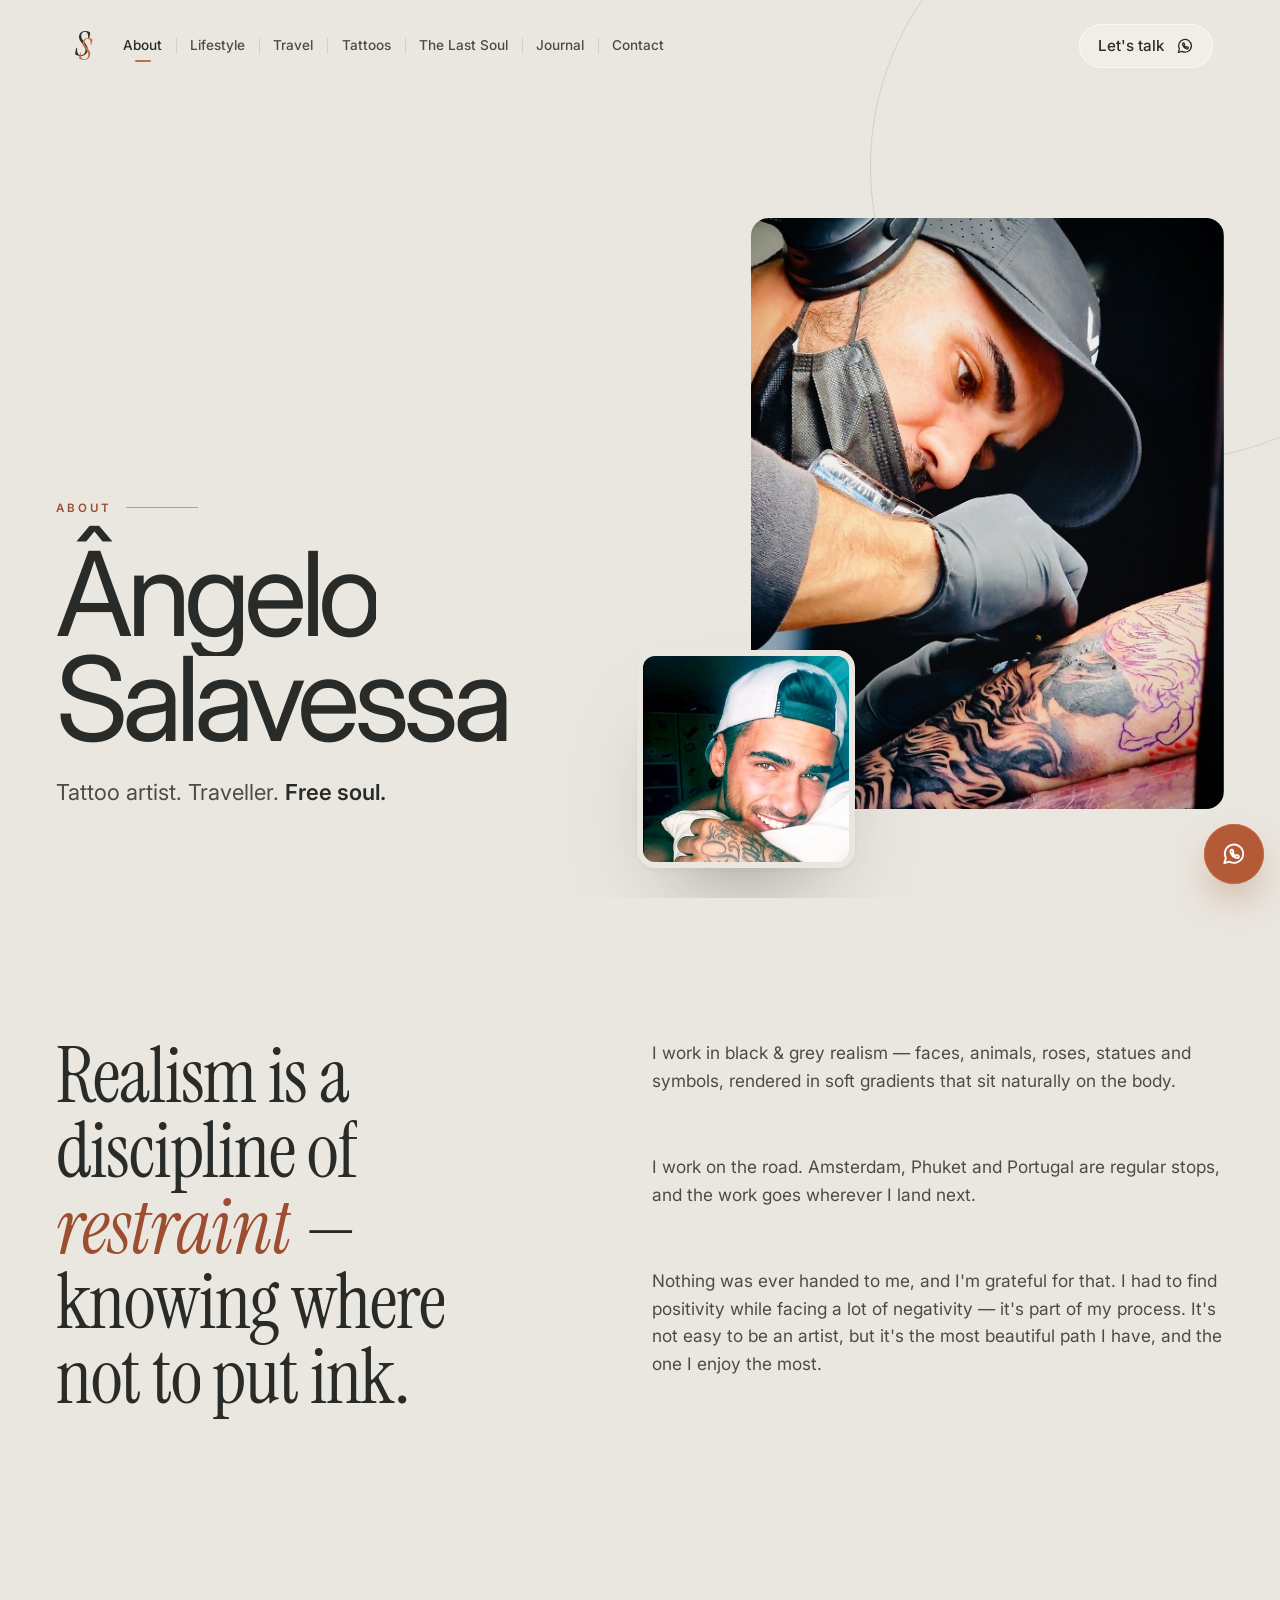
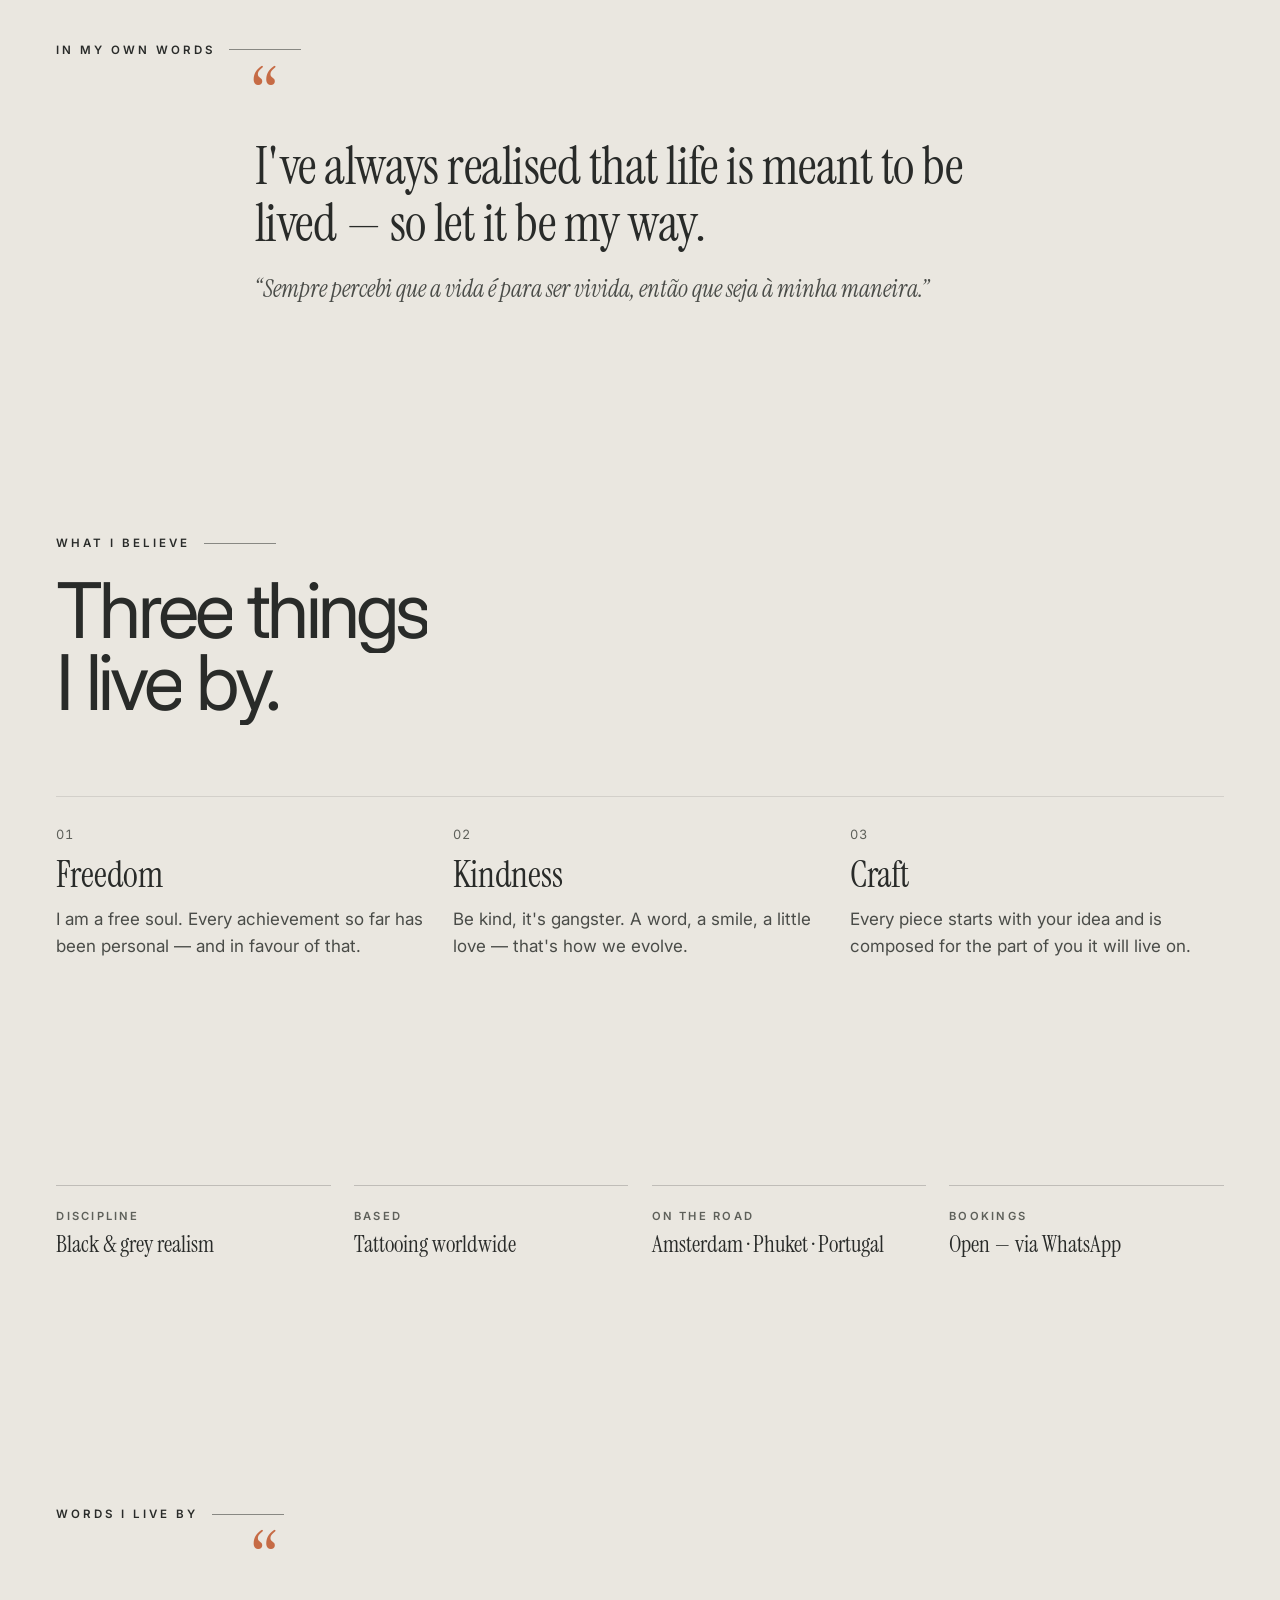
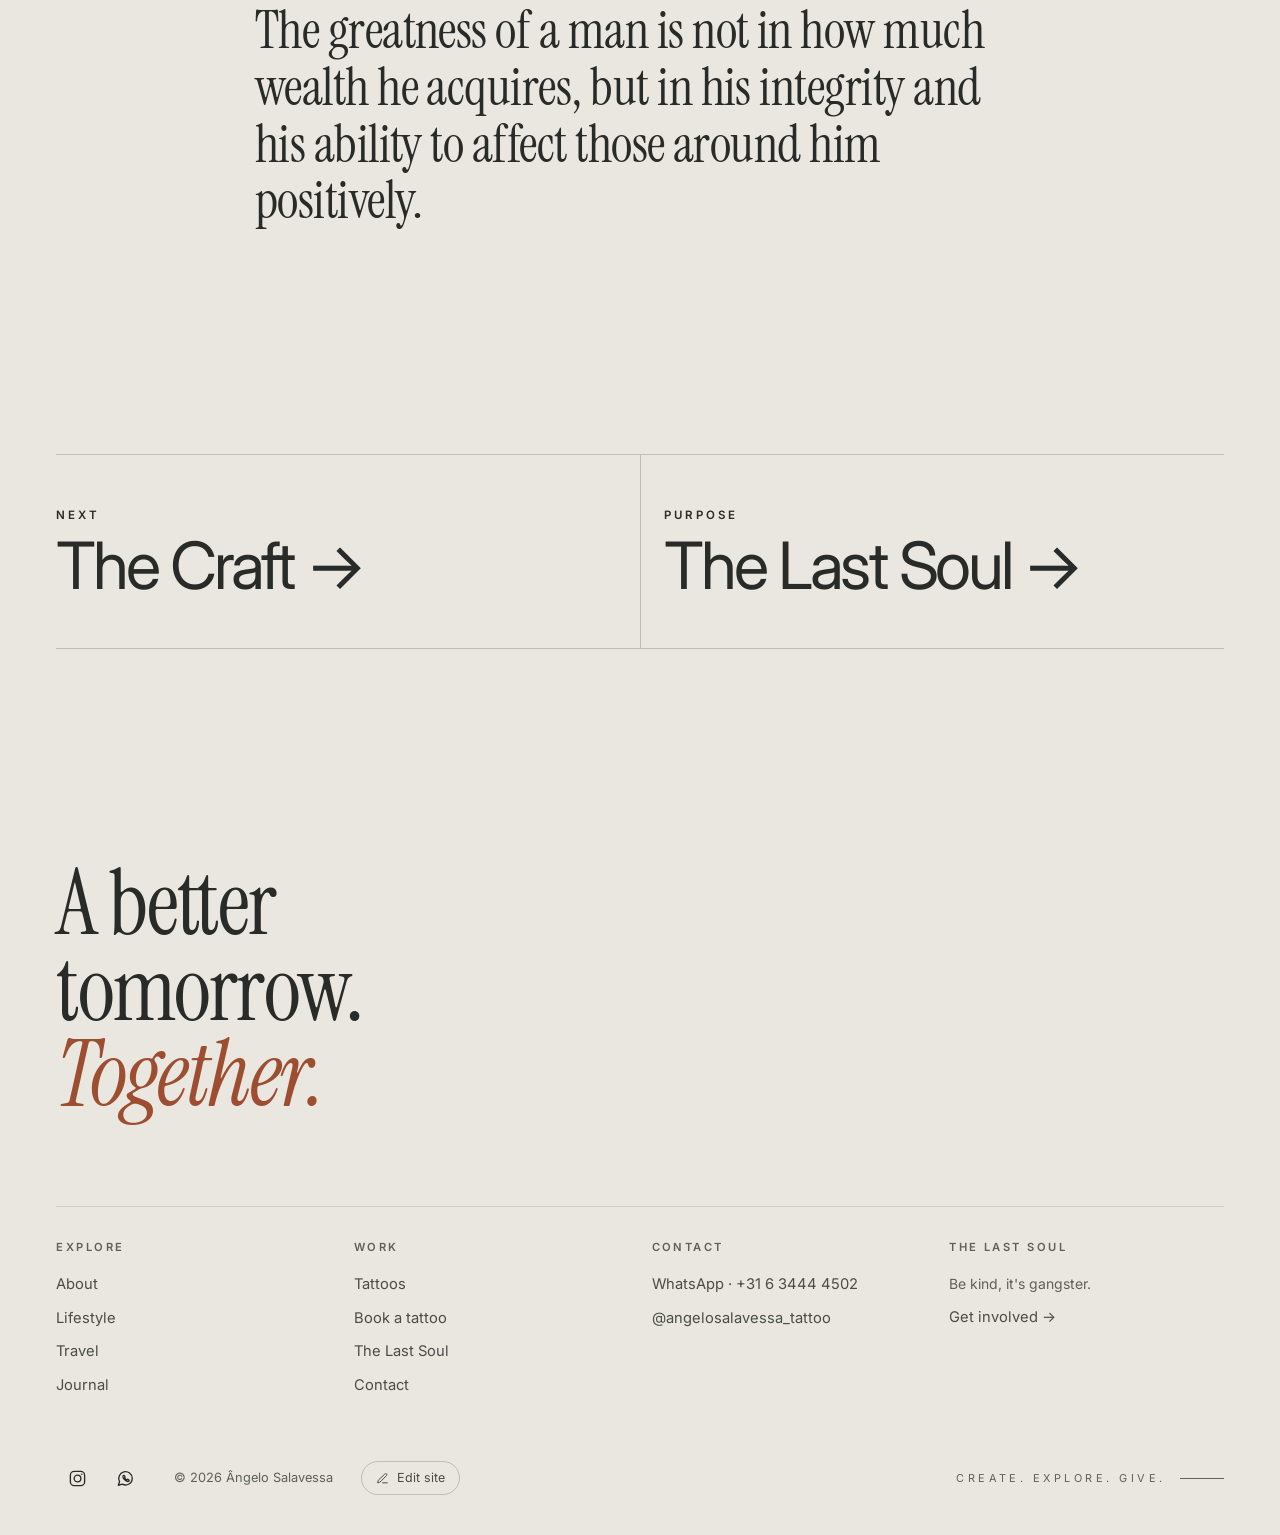
<file: about.html>
<!doctype html>
<html lang="en" class="no-js">
<head>
<meta charset="utf-8">
<meta name="viewport" content="width=device-width, initial-scale=1, viewport-fit=cover">
<title>About — Ângelo Salavessa</title>
<meta name="description" content="Who Ângelo Salavessa is: tattoo artist, traveller and free soul. His story, his values and the words he lives by.">
<meta name="theme-color" content="#EAE7E0">
<meta name="color-scheme" content="light">
<meta property="og:type" content="website">
<meta property="og:title" content="About — Ângelo Salavessa">
<meta property="og:description" content="Who Ângelo Salavessa is: tattoo artist, traveller and free soul. His story, his values and the words he lives by.">
<meta property="og:image" content="images/travel-bali-uluwatu.jpg">
<meta name="twitter:card" content="summary_large_image">
<link rel="icon" href="data:image/svg+xml,%3Csvg xmlns='http://www.w3.org/2000/svg' viewBox='0 0 64 64'%3E%3Crect width='64' height='64' rx='14' fill='%23EAE7E0'/%3E%3Ctext x='30' y='46' text-anchor='middle' font-family='Georgia,serif' font-style='italic' font-size='42' fill='%23292B29'%3ES%3C/text%3E%3Ccircle cx='46' cy='44' r='4' fill='%23C66B45'/%3E%3C/svg%3E">
<link rel="preconnect" href="https://fonts.googleapis.com">
<link rel="preconnect" href="https://fonts.gstatic.com" crossorigin>
<link rel="stylesheet" href="https://fonts.googleapis.com/css2?family=Inter:opsz,wght@14..32,300..700&family=Instrument+Serif:ital@0;1&display=swap">
<link rel="stylesheet" href="assets/site.css">
<script>
  (function () {
    var h = document.documentElement; h.classList.remove('no-js'); h.classList.add('js');
    var reduce = matchMedia('(prefers-reduced-motion: reduce)').matches;
    var preview = /[?&]preview\b/.test(location.search);
    window.__boot = setTimeout(function () { h.classList.remove('is-loading'); h.classList.add('is-ready'); document.querySelectorAll('[data-reveal],[data-split]').forEach(function (e) { e.classList.add('is-in'); }); }, 4000);
  })();
</script>
</head>
<body data-page="about">
<a class="skip" href="#main">Skip to content</a>
<header class="nav" id="nav">
  <div class="wrap">
    <div class="nav__bar">
      <a href="index.html" aria-label="Ângelo Salavessa — home"><span class="mark" aria-hidden="true"><span>S</span><span>S</span></span></a>
      <nav aria-label="Main"><ul class="nav__links"><li><a href="about.html">About</a></li><li><a href="lifestyle.html">Lifestyle</a></li><li><a href="travel.html">Travel</a></li><li><a href="tattoos.html">Tattoos</a></li><li><a href="the-last-soul.html">The Last Soul</a></li><li><a href="journal.html">Journal</a></li><li><a href="contact.html">Contact</a></li></ul></nav>
      <a class="btn btn--glass nav__cta" data-link="whatsapp" href="https://wa.me/31634444502?text=Hi%20%C3%82ngelo%2C%20I%27d%20like%20to%20book%20a%20tattoo.">Let's talk <svg viewBox="0 0 24 24" fill="none" stroke="currentColor" stroke-width="1.7" stroke-linecap="round" stroke-linejoin="round" aria-hidden="true"><path d="M20.5 11.6a8.5 8.5 0 0 1-12.6 7.5L3 20.5l1.5-4.7a8.5 8.5 0 1 1 16-4.2z"/><path d="M9 8.6c.2-.5.5-.6.8-.6h.5c.2 0 .4.1.5.4l.6 1.4c.1.2 0 .5-.1.6l-.5.6c.6 1.2 1.6 2.1 2.8 2.7l.6-.6c.2-.2.4-.2.6-.1l1.4.7c.2.1.3.3.3.5v.5c0 .4-.2.7-.6.8-.6.3-1.4.4-2.6-.1a8.4 8.4 0 0 1-4.3-4.3c-.5-1.2-.3-2 0-2.5z"/></svg></a>
      <button class="nav__menu glass" type="button" aria-expanded="false" aria-controls="menu"><span class="nav__menu-t">Menu</span><span class="nav__burger" aria-hidden="true"></span></button>
    </div>
  </div>
</header>
<div class="menu" id="menu" aria-hidden="true" aria-label="Menu">
  <ul class="menu__list"><li><a href="index.html" style="--i:0"><span class="num">00</span>Home</a></li><li><a href="about.html" style="--i:0"><span class="num">01</span>About</a></li><li><a href="lifestyle.html" style="--i:1"><span class="num">02</span>Lifestyle</a></li><li><a href="travel.html" style="--i:2"><span class="num">03</span>Travel</a></li><li><a href="tattoos.html" style="--i:3"><span class="num">04</span>Tattoos</a></li><li><a href="the-last-soul.html" style="--i:4"><span class="num">05</span>The Last Soul</a></li><li><a href="journal.html" style="--i:5"><span class="num">06</span>Journal</a></li><li><a href="contact.html" style="--i:6"><span class="num">07</span>Contact</a></li></ul>
  <div class="menu__foot"><a class="btn btn--terra" data-link="whatsapp" href="https://wa.me/31634444502?text=Hi%20%C3%82ngelo%2C%20I%27d%20like%20to%20book%20a%20tattoo."><svg viewBox="0 0 24 24" fill="none" stroke="currentColor" stroke-width="1.7" stroke-linecap="round" stroke-linejoin="round" aria-hidden="true"><path d="M20.5 11.6a8.5 8.5 0 0 1-12.6 7.5L3 20.5l1.5-4.7a8.5 8.5 0 1 1 16-4.2z"/><path d="M9 8.6c.2-.5.5-.6.8-.6h.5c.2 0 .4.1.5.4l.6 1.4c.1.2 0 .5-.1.6l-.5.6c.6 1.2 1.6 2.1 2.8 2.7l.6-.6c.2-.2.4-.2.6-.1l1.4.7c.2.1.3.3.3.5v.5c0 .4-.2.7-.6.8-.6.3-1.4.4-2.6-.1a8.4 8.4 0 0 1-4.3-4.3c-.5-1.2-.3-2 0-2.5z"/></svg> WhatsApp</a><a class="btn" data-link="instagram" href="https://www.instagram.com/angelosalavessa_tattoo/"><svg viewBox="0 0 24 24" fill="none" stroke="currentColor" stroke-width="1.7" aria-hidden="true"><rect x="3" y="3" width="18" height="18" rx="5"/><circle cx="12" cy="12" r="4.2"/><circle cx="17.4" cy="6.6" r="1" fill="currentColor" stroke="none"/></svg> Instagram</a></div>
</div>

<main id="main">
<section class="page-hero">
  <span class="arc page-hero__arc" aria-hidden="true"></span>
  <div class="wrap about-hero">
    <div class="about-hero__name">
      <p class="label label--terra" data-edit="about.kicker" data-reveal>About</p>
      <h1 class="display" data-edit="about.title" data-split>Ângelo<br>Salavessa</h1>
      <p class="lead" data-edit="about.lead" data-reveal style="--d:.4s">Tattoo artist. Traveller. <em>Free soul.</em></p>
    </div>
    <div class="about-hero__media" data-reveal style="--d:.2s">
      <div class="frame about-hero__main" data-img="portrait" data-alt="Ângelo at work" data-parallax="0.05" data-eager><img src="images/artist.jpg" alt="Ângelo at work" style="object-position:62% 30%" loading="eager" decoding="async"></div>
      <div class="frame about-hero__second" data-img="portrait2" data-alt="Portrait of Ângelo"><img src="images/artist-2.jpg" alt="Portrait of Ângelo" style="object-position:center 35%" loading="lazy" decoding="async"></div>
    </div>
  </div>
</section>
<section class="section">
  <div class="wrap about-body">
    <h2 class="h-serif about-body__lead" data-edit="about.statement" data-split>Realism is a discipline of <em>restraint</em> — knowing where not to put ink.</h2>
    <div class="about-body__text" data-reveal>
      <p data-edit="about.p1">I work in black &amp; grey realism — faces, animals, roses, statues and symbols, rendered in soft gradients that sit naturally on the body.</p>
      <p data-edit="about.p2">I work on the road. Amsterdam, Phuket and Portugal are regular stops, and the work goes wherever I land next.</p>
      <p data-edit="about.p3">Nothing was ever handed to me, and I'm grateful for that. I had to find positivity while facing a lot of negativity — it's part of my process. It's not easy to be an artist, but it's the most beautiful path I have, and the one I enjoy the most.</p>
    </div>
  </div>
</section>
<section class="section section--tight">
  <div class="wrap quote">
    <p class="label" data-edit="about.quoteLabel" style="grid-column:1/-1">In my own words</p>
    <blockquote data-edit="about.quote" data-reveal>I've always realised that life is meant to be lived — so let it be my way.</blockquote>
    <p class="quote__alt" data-edit="about.quotePt" lang="pt" data-reveal>“Sempre percebi que a vida é para ser vivida, então que seja à minha maneira.”</p>
  </div>
</section>
<section class="section">
  <div class="wrap">
    <div class="head"><div class="head__title"><p class="label" data-edit="about.valuesLabel">What I believe</p><h2 class="h-sans" data-edit="about.valuesTitle" data-split>Three things<br>I live by.</h2></div></div>
    <div class="values" id="values"></div>
  </div>
</section>
<section class="section section--tight"><div class="wrap"><dl class="facts" id="facts"></dl></div></section>
<section class="section">
  <div class="wrap quote">
    <p class="label" data-edit="about.wordsLabel" style="grid-column:1/-1">Words I live by</p>
    <blockquote data-edit="about.words" data-reveal>The greatness of a man is not in how much wealth he acquires, but in his integrity and his ability to affect those around him positively.</blockquote>
  </div>
</section>

<section class="section section--tight"><div class="wrap"><div class="next-links">
  <a class="next-link" href="tattoos.html"><span class="label label--plain">Next</span><strong>The Craft <span class="arrow" aria-hidden="true">→</span></strong></a>
  <a class="next-link" href="the-last-soul.html"><span class="label label--plain">Purpose</span><strong>The Last Soul <span class="arrow" aria-hidden="true">→</span></strong></a>
</div></div></section>
</main>
<footer class="footer">
  <div class="wrap">
    <p class="footer__big" data-edit="footer.big" data-reveal>A better tomorrow.<br><em>Together.</em></p>
    <div class="footer__grid">
      <div class="footer__col"><h3>Explore</h3><a href="about.html">About</a><a href="lifestyle.html">Lifestyle</a><a href="travel.html">Travel</a><a href="journal.html">Journal</a></div>
      <div class="footer__col"><h3>Work</h3><a href="tattoos.html">Tattoos</a><a href="tattoos.html#booking">Book a tattoo</a><a href="the-last-soul.html">The Last Soul</a><a href="contact.html">Contact</a></div>
      <div class="footer__col"><h3>Contact</h3><a data-link="whatsapp" href="https://wa.me/31634444502?text=Hi%20%C3%82ngelo%2C%20I%27d%20like%20to%20book%20a%20tattoo.">WhatsApp · <span data-set="whatsappDisplay">+31 6 3444 4502</span></a><a data-link="instagram" href="https://www.instagram.com/angelosalavessa_tattoo/">@<span data-set="instagramHandle">angelosalavessa_tattoo</span></a><a data-link="email" data-optional hidden href="#"><span data-set="contactEmail"></span></a></div>
      <div class="footer__col"><h3>The Last Soul</h3><p class="small muted" data-edit="footer.soul">Be kind, it's gangster.</p><a href="the-last-soul.html#involved">Get involved →</a></div>
    </div>
    <div class="footer__base">
      <div class="socials">
        <a data-link="instagram" href="https://www.instagram.com/angelosalavessa_tattoo/" aria-label="Instagram"><svg viewBox="0 0 24 24" fill="none" stroke="currentColor" stroke-width="1.7" aria-hidden="true"><rect x="3" y="3" width="18" height="18" rx="5"/><circle cx="12" cy="12" r="4.2"/><circle cx="17.4" cy="6.6" r="1" fill="currentColor" stroke="none"/></svg></a>
        <a data-link="youtube" data-optional hidden href="#" aria-label="YouTube"><svg viewBox="0 0 24 24" fill="none" stroke="currentColor" stroke-width="1.7" stroke-linejoin="round" aria-hidden="true"><rect x="2.5" y="5.5" width="19" height="13" rx="4"/><path d="m10 9.2 5 2.8-5 2.8z" fill="currentColor"/></svg></a>
        <a data-link="tiktok" data-optional hidden href="#" aria-label="TikTok"><svg viewBox="0 0 24 24" fill="none" stroke="currentColor" stroke-width="1.7" stroke-linecap="round" stroke-linejoin="round" aria-hidden="true"><path d="M14 3v11.5a3.5 3.5 0 1 1-3.5-3.5"/><path d="M14 3c.4 2.6 2.2 4.4 5 4.6"/></svg></a>
        <a data-link="whatsapp" href="https://wa.me/31634444502?text=Hi%20%C3%82ngelo%2C%20I%27d%20like%20to%20book%20a%20tattoo." aria-label="WhatsApp"><svg viewBox="0 0 24 24" fill="none" stroke="currentColor" stroke-width="1.7" stroke-linecap="round" stroke-linejoin="round" aria-hidden="true"><path d="M20.5 11.6a8.5 8.5 0 0 1-12.6 7.5L3 20.5l1.5-4.7a8.5 8.5 0 1 1 16-4.2z"/><path d="M9 8.6c.2-.5.5-.6.8-.6h.5c.2 0 .4.1.5.4l.6 1.4c.1.2 0 .5-.1.6l-.5.6c.6 1.2 1.6 2.1 2.8 2.7l.6-.6c.2-.2.4-.2.6-.1l1.4.7c.2.1.3.3.3.5v.5c0 .4-.2.7-.6.8-.6.3-1.4.4-2.6-.1a8.4 8.4 0 0 1-4.3-4.3c-.5-1.2-.3-2 0-2.5z"/></svg></a>
        <a data-link="email" data-optional hidden href="#" aria-label="Email"><svg viewBox="0 0 24 24" fill="none" stroke="currentColor" stroke-width="1.7" stroke-linecap="round" stroke-linejoin="round" aria-hidden="true"><rect x="3" y="5" width="18" height="14" rx="2.5"/><path d="m4 7 8 6 8-6"/></svg></a>
      </div>
      <span>© <span id="year">2026</span> <span data-set="artistName">Ângelo Salavessa</span></span>
      <a class="edit-link" href="admin.html" rel="nofollow"><svg viewBox="0 0 24 24" fill="none" stroke="currentColor" stroke-width="1.8" stroke-linecap="round" stroke-linejoin="round" aria-hidden="true"><path d="M12 20h9"/><path d="M16.5 3.5a2.1 2.1 0 0 1 3 3L7 19l-4 1 1-4Z"/></svg> Edit site</a>
      <span class="footer__motto" data-edit="footer.motto">Create. Explore. Give.</span>
    </div>
  </div>
</footer>
<a class="wa" data-link="whatsapp" href="https://wa.me/31634444502?text=Hi%20%C3%82ngelo%2C%20I%27d%20like%20to%20book%20a%20tattoo." aria-label="Message Ângelo on WhatsApp"><span class="wa__tip glass">Book on WhatsApp</span><svg viewBox="0 0 24 24" fill="none" stroke="currentColor" stroke-width="1.7" stroke-linecap="round" stroke-linejoin="round" aria-hidden="true"><path d="M20.5 11.6a8.5 8.5 0 0 1-12.6 7.5L3 20.5l1.5-4.7a8.5 8.5 0 1 1 16-4.2z"/><path d="M9 8.6c.2-.5.5-.6.8-.6h.5c.2 0 .4.1.5.4l.6 1.4c.1.2 0 .5-.1.6l-.5.6c.6 1.2 1.6 2.1 2.8 2.7l.6-.6c.2-.2.4-.2.6-.1l1.4.7c.2.1.3.3.3.5v.5c0 .4-.2.7-.6.8-.6.3-1.4.4-2.6-.1a8.4 8.4 0 0 1-4.3-4.3c-.5-1.2-.3-2 0-2.5z"/></svg></a>

<script src="assets/site.js" defer></script>
</body>
</html>
</file>
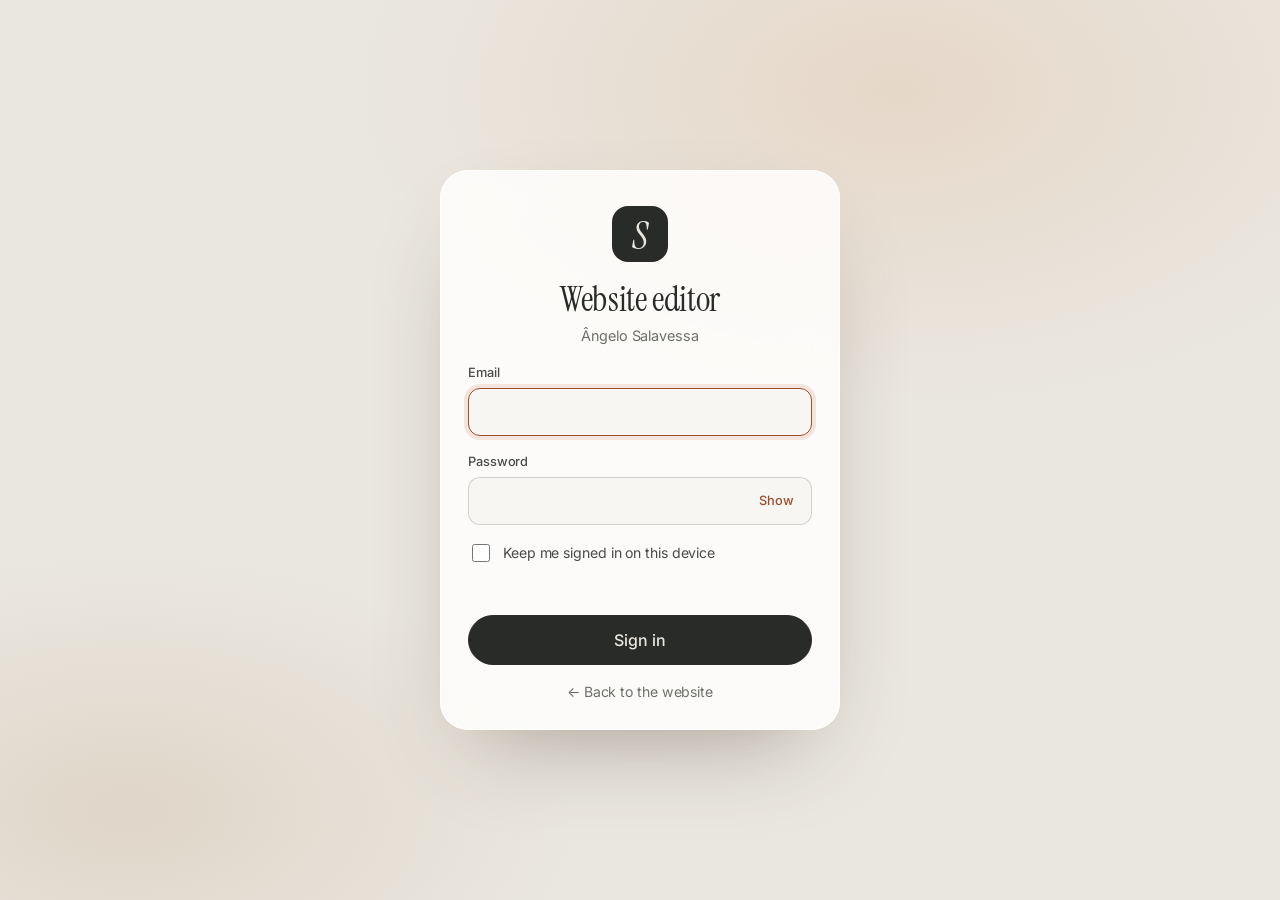
<file: admin.html>
<!doctype html>
<html lang="en">
<head>
<meta charset="utf-8">
<meta name="viewport" content="width=device-width, initial-scale=1, viewport-fit=cover">
<meta name="robots" content="noindex, nofollow">
<meta name="theme-color" content="#F6F2EC">
<title>Website editor — Ângelo Salavessa</title>
<link rel="icon" href="data:image/svg+xml,%3Csvg xmlns='http://www.w3.org/2000/svg' viewBox='0 0 64 64'%3E%3Crect width='64' height='64' rx='14' fill='%232B241F'/%3E%3Ctext x='32' y='46' text-anchor='middle' font-family='Georgia,serif' font-style='italic' font-size='42' fill='%23F6F2EC'%3ES%3C/text%3E%3C/svg%3E">
<link rel="preconnect" href="https://fonts.googleapis.com">
<link rel="preconnect" href="https://fonts.gstatic.com" crossorigin>
<link rel="stylesheet" href="https://fonts.googleapis.com/css2?family=Inter:wght@300..700&family=Instrument+Serif:ital@0;1&display=swap">
<style>
/* ==========================================================================
   WEBSITE EDITOR — same light, nude, Apple-style language as the website.
   ========================================================================== */
:root {
  --bg: #EAE7E0; --bg-2: #E1DDD4; --card: #F7F6F2;
  --text: #292B29; --text-2: #4A4C48; --muted: #6E706A;
  --line: rgba(41,43,41,.10); --line-2: rgba(41,43,41,.18);
  --accent: #9E4E30; --accent-soft: rgba(198,107,69,.16); --nude: #E6D5C8;
  --ok: #4E7A4A; --ok-soft: rgba(78,122,74,.12); --danger: #B4533F; --danger-soft: rgba(180,83,63,.10);
  --sans: -apple-system, BlinkMacSystemFont, "SF Pro Text", "Inter", "Helvetica Neue", Arial, sans-serif;
  --serif: "Instrument Serif", "Iowan Old Style", Georgia, serif;
  --r: 14px; --r-lg: 22px;
  --shadow: 0 1px 2px rgba(70,50,35,.06), 0 12px 32px -18px rgba(70,50,35,.28);
  --ease: cubic-bezier(.16,1,.3,1);
  --top-h: 64px;
}
*, *::before, *::after { box-sizing: border-box; }
html, body { margin: 0; height: 100%; }
body { background: var(--bg); color: var(--text); font: 15px/1.5 var(--sans); -webkit-font-smoothing: antialiased; letter-spacing: -.006em; }
button, input, select, textarea { font: inherit; color: inherit; }
button { cursor: pointer; background: none; border: 0; padding: 0; }
a { color: inherit; }
h1, h2, h3, p { margin: 0; }
[hidden] { display: none !important; }
:focus { outline: none; }
:focus-visible { outline: 2px solid var(--accent); outline-offset: 3px; border-radius: 8px; }
::selection { background: var(--nude); }

.mark { display: inline-grid; place-items: center; width: 56px; height: 56px; border-radius: 16px; background: var(--text); color: var(--bg); font: italic 400 38px/1 var(--serif); padding-top: 4px; }
.mark--sm { width: 36px; height: 36px; border-radius: 11px; font-size: 25px; padding-top: 3px; }

/* ---------- Buttons ---------- */
.btn { display: inline-flex; align-items: center; justify-content: center; gap: 8px; min-height: 42px; padding: 0 18px; border-radius: 999px; border: 1px solid var(--line-2); background: var(--card); font-weight: 500; font-size: .92rem; white-space: nowrap; text-decoration: none; transition: background-color .2s, border-color .2s, color .2s, transform .15s, opacity .2s; }
.btn:hover { border-color: var(--text-2); }
.btn:active { transform: scale(.98); }
.btn--primary { background: var(--text); border-color: var(--text); color: var(--bg); }
.btn--primary:hover { background: var(--accent); border-color: var(--accent); color: #fff; }
.btn--ghost { background: transparent; }
.btn--loud { background: #B35B37; border-color: #B35B37; color: #fff; }
.btn--loud:hover { background: var(--text); border-color: var(--text); color: var(--bg); }
.btn--danger { color: var(--danger); border-color: rgba(180,83,63,.35); background: var(--card); }
.btn--danger.is-armed { background: var(--danger); color: #fff; border-color: var(--danger); }
.btn--sm { min-height: 36px; padding: 0 14px; font-size: .85rem; }
.btn--block { width: 100%; min-height: 50px; font-size: 1rem; }
.btn[disabled] { opacity: .45; pointer-events: none; }
.icon-btn { display: inline-grid; place-items: center; width: 38px; height: 38px; flex: none; border-radius: 999px; border: 1px solid var(--line); background: var(--card); color: var(--text-2); transition: background-color .2s, color .2s; }
.icon-btn:hover { background: var(--text); color: var(--bg); }
.link { color: var(--accent); font-weight: 500; text-decoration: underline; text-underline-offset: 3px; }

/* ---------- Login ---------- */
.login { min-height: 100dvh; display: grid; place-items: center; padding: 24px 16px; background:
  radial-gradient(60% 50% at 70% 10%, rgba(230,214,198,.9), transparent 70%),
  radial-gradient(50% 40% at 10% 90%, rgba(205,181,156,.35), transparent 70%), var(--bg); }
.login__card { width: min(400px, 100%); background: rgba(255,255,255,.82); -webkit-backdrop-filter: blur(20px) saturate(160%); backdrop-filter: blur(20px) saturate(160%); border-radius: 28px; padding: 36px 28px 28px; box-shadow: 0 40px 90px -40px rgba(70,50,35,.45), 0 0 0 1px rgba(255,255,255,.7) inset; display: grid; gap: 16px; text-align: center; }
.login__card .mark { margin: 0 auto 4px; }
.login h1 { font: 400 2.2rem/1 var(--serif); letter-spacing: -.01em; }
.login .sub { color: var(--muted); margin-top: -8px; font-size: .9rem; }
.login .f { display: grid; gap: 6px; text-align: left; }
.login .f__l { font-size: .8rem; font-weight: 500; color: var(--text-2); }
.pw { display: block; }
.pw { position: relative; }
.pw .in { padding-right: 70px; }
.pw__toggle { position: absolute; right: 6px; top: 50%; transform: translateY(-50%); height: 34px; padding: 0 12px; border-radius: 999px; font-size: .8rem; color: var(--accent); font-weight: 500; }
.check { display: flex; align-items: center; gap: 10px; font-size: .88rem; color: var(--text-2); text-align: left; cursor: pointer; }
.check input { width: 18px; height: 18px; accent-color: var(--text); }
.err { color: var(--danger); font-size: .88rem; min-height: 1.3em; }
.back { color: var(--muted); font-size: .88rem; text-decoration: none; }
.back:hover { color: var(--text); }
.shake { animation: shake .4s; }
@keyframes shake { 20%, 60% { transform: translateX(-6px); } 40%, 80% { transform: translateX(6px); } }

/* ---------- Inputs ---------- */
.in { width: 100%; min-height: 46px; padding: 11px 14px; background: var(--card); border: 1px solid var(--line-2); border-radius: 12px; font-size: 1rem; transition: border-color .15s, box-shadow .15s; resize: none; }
.in:hover { border-color: rgba(43,36,31,.3); }
.in:focus-visible { outline: none; border-color: var(--accent); box-shadow: 0 0 0 4px var(--accent-soft); }
textarea.in { line-height: 1.5; min-height: 46px; overflow: hidden; }
textarea.in--line { min-height: 46px; }
select.in { appearance: none; -webkit-appearance: none; padding-right: 38px; background-image: linear-gradient(45deg, transparent 50%, var(--text-2) 50%), linear-gradient(135deg, var(--text-2) 50%, transparent 50%); background-position: calc(100% - 20px) 52%, calc(100% - 15px) 52%; background-size: 5px 5px; background-repeat: no-repeat; }
.in--sm { min-height: 36px; padding: 6px 34px 6px 12px; font-size: .85rem; }
.in--num { max-width: 120px; }

/* ---------- App layout ---------- */
.app { display: grid; height: 100dvh; grid-template-columns: 252px minmax(0, 1fr) minmax(380px, 36vw); grid-template-rows: var(--top-h) minmax(0, 1fr); }
.top { grid-column: 1 / -1; display: flex; align-items: center; gap: 16px; padding: 0 18px; padding-top: env(safe-area-inset-top); border-bottom: 1px solid var(--line); background: rgba(234,231,224,.85); -webkit-backdrop-filter: blur(18px) saturate(170%); backdrop-filter: blur(18px) saturate(170%); position: relative; z-index: 20; }
.top__brand { display: flex; align-items: center; gap: 12px; text-decoration: none; min-width: 0; }
.top__brand strong { display: block; font-weight: 600; font-size: .95rem; line-height: 1.1; }
.top__brand small { display: block; color: var(--muted); font-size: .78rem; white-space: nowrap; overflow: hidden; text-overflow: ellipsis; }
.status { display: inline-flex; align-items: center; gap: 8px; height: 32px; padding: 0 12px; border-radius: 999px; background: var(--card); border: 1px solid var(--line); font-size: .8rem; font-weight: 500; color: var(--text-2); white-space: nowrap; }
.status__dot { width: 8px; height: 8px; border-radius: 50%; background: var(--muted); }
.status.is-live .status__dot { background: var(--ok); box-shadow: 0 0 0 4px var(--ok-soft); }
.status.is-dirty .status__dot { background: var(--accent); box-shadow: 0 0 0 4px var(--accent-soft); }
.top__actions { margin-left: auto; display: flex; align-items: center; gap: 8px; }

.side { overflow-y: auto; padding: 18px 12px 28px; border-right: 1px solid var(--line); }
.side__item { display: flex; align-items: center; gap: 12px; width: 100%; padding: 10px 12px; border-radius: 12px; text-align: left; color: var(--text-2); transition: background-color .2s, color .2s; }
.side__item:hover { background: rgba(255,255,255,.7); color: var(--text); }
.side__item[aria-current="true"] { background: var(--card); color: var(--text); box-shadow: var(--shadow); }
.side__no { width: 26px; height: 26px; border-radius: 8px; display: grid; place-items: center; background: var(--bg-2); font-size: .72rem; font-weight: 600; color: var(--text-2); flex: none; }
.side__item[aria-current="true"] .side__no { background: var(--text); color: var(--bg); }
.side__txt strong { display: block; font-weight: 500; font-size: .92rem; line-height: 1.2; }
.side__txt small { display: block; color: var(--muted); font-size: .76rem; }
.side__sep { height: 1px; background: var(--line); margin: 12px 12px; }

.panel { overflow-y: auto; padding: 32px clamp(16px, 4vw, 48px) 120px; scroll-behavior: smooth; }
.panel__inner { max-width: 720px; margin: 0 auto; }
.ph { margin-bottom: 26px; }
.ph__eyebrow { font-size: .74rem; font-weight: 600; letter-spacing: .14em; text-transform: uppercase; color: var(--accent); }
.ph h2 { font: 400 clamp(2.2rem, 1.6rem + 2vw, 3rem)/1 var(--serif); letter-spacing: -.015em; margin: 6px 0 8px; }
.ph p { color: var(--text-2); max-width: 56ch; }
.ph__peek { margin-top: 12px; display: none; }

.card { background: var(--card); border-radius: var(--r-lg); padding: clamp(18px, 3vw, 28px); box-shadow: var(--shadow); display: grid; gap: 18px; margin-bottom: 18px; }
.grp { font: 400 1.5rem/1.1 var(--serif); margin-top: 6px; }
.grp-note { color: var(--muted); font-size: .86rem; margin-top: -12px; }
.fld { display: grid; gap: 7px; min-width: 0; }
.fld > label, .lbl { font-size: .82rem; font-weight: 500; color: var(--text-2); }
.hint { font-size: .8rem; color: var(--muted); line-height: 1.45; }
.g2 { display: grid; grid-template-columns: 1fr 1fr; gap: 14px; }

/* Image field */
.imgf { display: flex; gap: 14px; align-items: center; }
.imgf__thumb { width: 92px; height: 110px; flex: none; border-radius: 14px; overflow: hidden; background: var(--bg-2); display: grid; place-items: center; color: var(--muted); font-size: .72rem; text-align: center; padding: 6px; line-height: 1.3; }
.imgf__thumb img { width: 100%; height: 100%; object-fit: cover; }
.imgf__ctl { display: grid; gap: 8px; justify-items: start; min-width: 0; flex: 1; }
.imgf__ctl .in { max-width: 100%; }

/* Colour field */
.swatches { display: flex; flex-wrap: wrap; gap: 8px; }
.swatch { display: inline-flex; align-items: center; gap: 10px; min-height: 44px; padding: 0 14px 0 8px; border-radius: 999px; border: 1px solid var(--line-2); background: var(--card); font-size: .88rem; font-weight: 500; }
.swatch__c { width: 28px; height: 28px; border-radius: 50%; background: var(--c); box-shadow: inset 0 0 0 1px rgba(0,0,0,.08); }
.swatch[aria-checked="true"] { border-color: var(--text); box-shadow: 0 0 0 1px var(--text); }
.colorpick { display: flex; align-items: center; gap: 12px; font-size: .85rem; color: var(--text-2); }
.colorpick input[type=color] { width: 46px; height: 36px; padding: 2px; border: 1px solid var(--line-2); border-radius: 10px; background: var(--card); cursor: pointer; }
.colorpick code { font-size: .82rem; color: var(--muted); }
.loud-demo { display: flex; flex-wrap: wrap; align-items: center; gap: 14px; padding: 18px; border-radius: 16px; background: var(--bg); }
.loud-demo__btn { display: inline-flex; align-items: center; gap: 8px; min-height: 44px; padding: 0 20px; border-radius: 999px; background: var(--c); color: var(--ci); font-weight: 500; }
.loud-demo__quiet { color: var(--text-2); font-size: .88rem; }

/* Theme picker */
.themes { display: grid; grid-template-columns: 1fr 1fr; gap: 12px; }
.theme { display: grid; gap: 10px; padding: 8px; border-radius: 18px; border: 1px solid var(--line-2); background: var(--card); text-align: left; transition: box-shadow .2s, border-color .2s; }
.theme[aria-checked="true"] { border-color: var(--text); box-shadow: 0 0 0 1px var(--text); }
.theme__art { position: relative; display: block; aspect-ratio: 16 / 10; border-radius: 12px; padding: 12px; overflow: hidden; }
.theme__name { display: block; font-weight: 700; letter-spacing: -.04em; line-height: .95; font-size: clamp(1rem, .8rem + 1vw, 1.5rem); }
.theme__btn { position: absolute; right: 10px; bottom: 10px; padding: 5px 10px; border-radius: 999px; font-size: .72rem; font-weight: 600; }
.theme__txt { padding: 0 4px 4px; }
.theme__txt strong { display: block; font-weight: 600; font-size: .9rem; }
.theme__txt small { color: var(--muted); font-size: .78rem; }
@media (max-width: 420px) { .themes { grid-template-columns: 1fr; } }

/* Rows (facts, locations) */
.rows { display: grid; gap: 10px; }
.row { display: grid; gap: 8px; grid-template-columns: 1fr 1fr auto; align-items: center; }
.row--loc { grid-template-columns: 1.1fr 1.2fr 1fr auto; }
.row__tools { display: flex; gap: 6px; }

/* ---------- Portfolio ---------- */
.pf-top { display: flex; flex-wrap: wrap; align-items: center; gap: 12px 16px; }
.pf-top label.btn { cursor: pointer; }
.pf-stats { color: var(--text-2); font-size: .9rem; }
.warn { color: var(--danger); }
.pcs { display: grid; gap: 10px; }
.pc { background: var(--card); border-radius: 18px; box-shadow: var(--shadow); overflow: hidden; transition: box-shadow .25s; }
.pc.is-open { box-shadow: 0 0 0 2px var(--accent-soft), var(--shadow); }
.pc__head { display: flex; align-items: center; gap: 14px; width: 100%; padding: 10px 14px 10px 10px; text-align: left; }
.pc__thumb { width: 56px; height: 68px; border-radius: 10px; object-fit: cover; background: var(--bg-2); flex: none; }
.pc__sum { flex: 1; min-width: 0; }
.pc__title { display: block; font-weight: 500; white-space: nowrap; overflow: hidden; text-overflow: ellipsis; }
.pc__meta { display: block; color: var(--muted); font-size: .8rem; white-space: nowrap; overflow: hidden; text-overflow: ellipsis; }
.pc__no { color: var(--muted); font-size: .75rem; font-variant-numeric: tabular-nums; width: 22px; flex: none; text-align: right; }
.pc__badges { display: flex; gap: 6px; flex-wrap: wrap; justify-content: flex-end; }
.badge { font-size: .68rem; font-weight: 600; letter-spacing: .03em; padding: 3px 8px; border-radius: 999px; background: var(--bg-2); color: var(--text-2); white-space: nowrap; }
.badge--dark { background: var(--text); color: var(--bg); }
.badge--new { background: var(--accent-soft); color: var(--accent); }
.pc__chev { width: 10px; height: 10px; border-right: 1.6px solid var(--muted); border-bottom: 1.6px solid var(--muted); transform: rotate(45deg); margin: 0 6px 4px; transition: transform .3s var(--ease); flex: none; }
.pc.is-open .pc__chev { transform: rotate(-135deg); margin-bottom: -4px; }
.pc__body--single { grid-template-columns: minmax(0, 1fr) !important; }
.pc__thumb--empty { display: block; background: linear-gradient(160deg, #E4DFD6, #D2CBBF); }
.pc__body { display: grid; grid-template-columns: 200px minmax(0,1fr); gap: 20px; padding: 6px 18px 20px; border-top: 1px solid var(--line); padding-top: 18px; }
.pc__media { display: grid; gap: 10px; align-content: start; justify-items: start; }
.pc__media img { width: 100%; aspect-ratio: 4 / 5; object-fit: cover; border-radius: 14px; background: var(--bg-2); }
.pc__media label { cursor: pointer; }
.pc__fields { display: grid; gap: 14px; min-width: 0; }
.seg { display: inline-flex; padding: 3px; border-radius: 999px; background: var(--bg-2); gap: 2px; }
.seg button { min-height: 32px; padding: 0 14px; border-radius: 999px; font-size: .82rem; font-weight: 500; color: var(--text-2); }
.seg button[aria-pressed="true"] { background: var(--card); color: var(--text); box-shadow: 0 1px 3px rgba(70,50,35,.18); }
.sw { display: flex; align-items: center; gap: 12px; cursor: pointer; font-size: .9rem; }
.sw input { position: absolute; opacity: 0; width: 1px; height: 1px; }
.sw__t { width: 44px; height: 26px; border-radius: 999px; background: var(--line-2); position: relative; transition: background-color .2s; flex: none; }
.sw__t::after { content: ""; position: absolute; left: 3px; top: 3px; width: 20px; height: 20px; border-radius: 50%; background: #fff; box-shadow: 0 1px 3px rgba(0,0,0,.25); transition: transform .25s var(--ease); }
.sw input:checked + .sw__t { background: var(--ok); }
.sw input:checked + .sw__t::after { transform: translateX(18px); }
.sw input:focus-visible + .sw__t { outline: 2px solid var(--accent); outline-offset: 3px; }
.pc__actions { display: flex; flex-wrap: wrap; gap: 8px; padding-top: 4px; }

/* ---------- Connection ---------- */
.steps { margin: 0; padding: 0; list-style: none; counter-reset: s; display: grid; gap: 12px; }
.steps li { display: grid; grid-template-columns: 28px 1fr; gap: 12px; color: var(--text-2); font-size: .92rem; }
.steps li::before { counter-increment: s; content: counter(s); width: 28px; height: 28px; border-radius: 50%; background: var(--bg-2); display: grid; place-items: center; font-weight: 600; font-size: .8rem; color: var(--text); }
.steps b { color: var(--text); font-weight: 600; }
.conn-state { display: flex; align-items: center; gap: 10px; padding: 12px 14px; border-radius: 12px; font-size: .9rem; }
.conn-state.is-ok { background: var(--ok-soft); color: var(--ok); }
.conn-state.is-bad { background: var(--danger-soft); color: var(--danger); }
.conn-state.is-idle { background: var(--bg-2); color: var(--text-2); }
.note { background: var(--bg-2); border-radius: 14px; padding: 14px 16px; color: var(--text-2); font-size: .86rem; }

/* ---------- Preview ---------- */
.pv { display: flex; flex-direction: column; border-left: 1px solid var(--line); background: var(--bg-2); min-width: 0; }
.pv__bar { display: flex; align-items: center; gap: 10px; padding: 12px 14px; border-bottom: 1px solid var(--line); background: rgba(234,231,224,.8); }
.pv__title { font-weight: 600; font-size: .88rem; margin-right: auto; display: flex; align-items: center; gap: 8px; }
.pv__title::before { content: ""; width: 7px; height: 7px; border-radius: 50%; background: var(--ok); box-shadow: 0 0 0 3px var(--ok-soft); }
.pv__close { display: none; }
.pv__stage { position: relative; flex: 1; overflow: hidden; }
.pv__device { position: absolute; left: 0; top: 0; transform-origin: 0 0; background: var(--bg); border-radius: 26px; overflow: hidden; box-shadow: 0 30px 70px -30px rgba(70,50,35,.5), 0 0 0 8px #1f1a17, 0 0 0 9px rgba(0,0,0,.2); }
.pv__device.is-desktop { border-radius: 12px; box-shadow: 0 30px 70px -30px rgba(70,50,35,.5), 0 0 0 1px var(--line-2); }
.pv__device iframe { width: 100%; height: 100%; border: 0; display: block; background: var(--bg); }
.pv__loading { position: absolute; inset: 0; display: grid; place-items: center; color: var(--muted); font-size: .85rem; pointer-events: none; }

.bar { display: none; }

/* ---------- Sheet + toast ---------- */
.sheet { position: fixed; inset: 0; z-index: 80; display: grid; place-items: center; padding: 16px; background: rgba(234,231,224,.7); -webkit-backdrop-filter: blur(14px); backdrop-filter: blur(14px); animation: fade .25s; }
.sheet__card { width: min(420px, 100%); background: var(--card); border-radius: 26px; padding: 30px 26px 24px; box-shadow: 0 40px 90px -30px rgba(70,50,35,.45); display: grid; gap: 12px; text-align: center; animation: rise .45s var(--ease); }
.sheet__icon { width: 58px; height: 58px; border-radius: 50%; margin: 0 auto 6px; display: grid; place-items: center; background: var(--bg-2); font-size: 1.6rem; }
.sheet__icon.is-spin::after { content: ""; width: 26px; height: 26px; border-radius: 50%; border: 2.5px solid var(--line-2); border-top-color: var(--text); animation: spin .8s linear infinite; }
.sheet__icon.is-ok { background: var(--ok-soft); color: var(--ok); }
.sheet__icon.is-bad { background: var(--danger-soft); color: var(--danger); }
.sheet h2 { font: 400 1.9rem/1.05 var(--serif); }
.sheet p { color: var(--text-2); font-size: .93rem; }
.sheet__bar { height: 4px; border-radius: 4px; background: var(--bg-2); overflow: hidden; margin: 6px 0; }
.sheet__bar span { display: block; height: 100%; width: 0; background: var(--text); border-radius: inherit; transition: width .4s var(--ease); }
.sheet__actions { display: flex; flex-wrap: wrap; gap: 8px; justify-content: center; margin-top: 6px; }
@keyframes fade { from { opacity: 0; } }
@keyframes rise { from { opacity: 0; transform: translateY(16px) scale(.98); } }
@keyframes spin { to { transform: rotate(360deg); } }
.toast { position: fixed; left: 50%; bottom: calc(24px + env(safe-area-inset-bottom)); z-index: 90; transform: translate(-50%, 20px); opacity: 0; pointer-events: none; background: var(--text); color: var(--bg); padding: 12px 18px; border-radius: 999px; font-size: .9rem; font-weight: 500; box-shadow: 0 20px 40px -14px rgba(43,36,31,.5); transition: opacity .3s, transform .4s var(--ease); max-width: calc(100vw - 32px); text-align: center; }
.toast.is-on { opacity: 1; transform: translate(-50%, 0); }
.toast.is-bad { background: var(--danger); }

.empty { text-align: center; padding: 60px 20px; color: var(--text-2); display: grid; gap: 12px; justify-items: center; }

/* ---------- Responsive: tablet (preview becomes an overlay) ---------- */
.show-md { display: none; }
@media (max-width: 1180px) {
  .app { grid-template-columns: 236px minmax(0, 1fr); }
  .show-md { display: inline-flex; }
  .pv { position: fixed; inset: 0; z-index: 60; border: 0; transform: translateY(102%); transition: transform .5s var(--ease); }
  .pv.is-open { transform: none; }
  .pv__close { display: inline-flex; }
  .ph__peek { display: inline-flex; }
}
/* ---------- Responsive: phone ---------- */
@media (max-width: 760px) {
  :root { --top-h: 58px; }
  .app { grid-template-columns: minmax(0, 1fr); grid-template-rows: var(--top-h) auto minmax(0, 1fr); }
  .top { padding: 0 12px; gap: 10px; }
  .top__brand small { max-width: 34vw; }
  .hide-sm { display: none !important; }
  .side { display: flex; gap: 6px; overflow-x: auto; overflow-y: hidden; padding: 10px 12px; border-right: 0; border-bottom: 1px solid var(--line); scrollbar-width: none; -webkit-overflow-scrolling: touch; }
  .side::-webkit-scrollbar { display: none; }
  .side__item { width: auto; flex: none; padding: 8px 14px; border-radius: 999px; background: rgba(255,255,255,.6); }
  .side__no, .side__txt small, .side__sep { display: none; }
  .side__txt strong { font-size: .86rem; white-space: nowrap; }
  .panel { padding: 22px 14px calc(110px + env(safe-area-inset-bottom)); }
  .card { padding: 18px 16px; border-radius: 20px; }
  .g2, .row, .row--loc { grid-template-columns: 1fr; }
  .row, .row--loc { background: var(--bg); border-radius: 14px; padding: 10px; }
  .row__tools { justify-content: flex-end; }
  .pc__body { grid-template-columns: 1fr; padding: 16px 14px 18px; }
  .pc__media { grid-template-columns: 110px 1fr; align-items: center; }
  .pc__media img { width: 110px; }
  .pc__badges .badge:not(.badge--new):not(.badge--dark) { display: none; }
  .bar { display: flex; gap: 10px; position: fixed; left: 0; right: 0; bottom: 0; z-index: 30; padding: 12px 14px calc(12px + env(safe-area-inset-bottom)); background: rgba(234,231,224,.88); -webkit-backdrop-filter: blur(18px) saturate(170%); backdrop-filter: blur(18px) saturate(170%); border-top: 1px solid var(--line); }
  .bar .btn { flex: 1; min-height: 50px; font-size: 1rem; }
  .pv__bar .seg { display: none; }
  .pv__device { border-radius: 0; box-shadow: none; }
  .ph__peek { display: inline-flex; }
}
@media (prefers-reduced-motion: reduce) { *, *::before, *::after { animation-duration: .001ms !important; transition-duration: .001ms !important; } }
</style>
</head>
<body>

<!-- ============================ LOGIN ============================ -->
<main class="login" id="login" hidden>
  <form class="login__card" id="login-form" novalidate>
    <span class="mark" aria-hidden="true">S</span>
    <h1>Website editor</h1>
    <p class="sub">Ângelo Salavessa</p>
    <label class="f"><span class="f__l">Email</span>
      <input class="in" id="lg-email" type="email" autocomplete="username" inputmode="email" autocapitalize="none" spellcheck="false" required>
    </label>
    <label class="f"><span class="f__l">Password</span>
      <span class="pw"><input class="in" id="lg-pass" type="password" autocomplete="current-password" required><button type="button" class="pw__toggle" id="lg-toggle" aria-label="Show password">Show</button></span>
    </label>
    <label class="check"><input type="checkbox" id="lg-keep"> Keep me signed in on this device</label>
    <p class="err" id="lg-err" role="alert"></p>
    <button class="btn btn--primary btn--block" type="submit" id="lg-submit">Sign in</button>
    <a class="back" href="index.html">← Back to the website</a>
  </form>
</main>

<!-- ============================ EDITOR ============================ -->
<div class="app" id="app" hidden>
  <header class="top">
    <a class="top__brand" href="index.html" target="_blank" rel="noopener" title="Open the website">
      <span class="mark mark--sm" aria-hidden="true">S</span>
      <span><strong>Website editor</strong><small id="top-name">Ângelo Salavessa</small></span>
    </a>
    <span class="status" id="status" role="status"><span class="status__dot"></span><span id="status-text">Loading…</span></span>
    <div class="top__actions">
      <a class="btn btn--ghost btn--sm hide-sm" href="index.html" target="_blank" rel="noopener">View site ↗</a>
      <button class="btn btn--ghost btn--sm show-md hide-sm" type="button" data-action="open-preview">Preview</button>
      <button class="btn btn--danger btn--sm hide-sm" type="button" data-action="discard" id="btn-discard" hidden>Discard changes</button>
      <button class="btn btn--loud btn--sm hide-sm" type="button" data-action="publish">Publish</button>
      <button class="icon-btn" type="button" data-action="signout" aria-label="Sign out" title="Sign out">
        <svg width="16" height="16" viewBox="0 0 24 24" fill="none" stroke="currentColor" stroke-width="1.8" stroke-linecap="round" stroke-linejoin="round" aria-hidden="true"><path d="M9 21H5a2 2 0 0 1-2-2V5a2 2 0 0 1 2-2h4"/><path d="m16 17 5-5-5-5"/><path d="M21 12H9"/></svg>
      </button>
    </div>
  </header>

  <nav class="side" id="side" aria-label="Website sections"></nav>

  <section class="panel" id="panel" aria-live="off"></section>

  <aside class="pv" id="pv" aria-label="Live preview">
    <div class="pv__bar">
      <span class="pv__title">Live preview</span>
      <div class="seg" role="group" aria-label="Preview size">
        <button type="button" data-device="phone" aria-pressed="true">Phone</button>
        <button type="button" data-device="desktop" aria-pressed="false">Computer</button>
      </div>
      <button class="btn btn--primary btn--sm pv__close" type="button" data-action="close-preview">Done</button>
    </div>
    <div class="pv__stage" id="pv-stage">
      <p class="pv__loading" id="pv-loading">Loading preview…</p>
      <div class="pv__device" id="pv-device"><iframe id="pv-frame" title="Website preview"></iframe></div>
    </div>
  </aside>

  <div class="bar">
    <button class="btn" type="button" data-action="open-preview">Preview</button>
    <button class="btn btn--loud" type="button" data-action="publish">Publish</button>
  </div>
</div>

<div class="sheet" id="sheet" hidden>
  <div class="sheet__card" role="dialog" aria-modal="true" aria-labelledby="sheet-title">
    <div class="sheet__icon" id="sheet-icon"></div>
    <h2 id="sheet-title"></h2>
    <p id="sheet-text"></p>
    <div class="sheet__bar" id="sheet-progress"><span id="sheet-bar"></span></div>
    <div class="sheet__actions" id="sheet-actions"></div>
  </div>
</div>
<div class="toast" id="toast" role="status" aria-live="polite"></div>

<script>
(() => {
"use strict";

/* ==========================================================================
   1. SETTINGS
   The sign-in check compares a one-way fingerprint (SHA-256) of the email and
   password — the password itself is not written anywhere in this file.
   Publishing uses a GitHub access key saved only in the editor's browser.
   ========================================================================== */
const AUTH = { salt: "salavessa-editor:v1:", hash: "987e84b2a88ae94938d391c5a15bc4258d31a5f4e1226d1f0c33b4c8ac6e81c9" };
const KEYS = { session: "salavessa-editor:session", draft: "salavessa-editor:draft", gh: "salavessa-editor:github" };
const MAX_FEATURED = 6;

/* ==========================================================================
   2. WHAT CAN BE EDITED — one entry per section of the website
   ========================================================================== */
const t = (k, label, o = {}) => Object.assign({ k: "text." + k, label }, o);
const R = (k, label, o = {}) => t(k, label, Object.assign({ rich: true }, o));
const P = (k, label, o = {}) => t(k, label, Object.assign({ type: "para" }, o));
const IMG = (k, label, o = {}) => Object.assign({ k: "media." + k, label, type: "image" }, o);
const H = (h, note) => ({ h, note });
const SECTIONS = [
  { id: "portfolio", title: "Portfolio", sub: "Your tattoo photos", page: "tattoos.html", anchor: "#gallery", custom: "portfolio",
    intro: "Add, reorder, feature or remove pieces. The order here is the order on the website." },
  { id: "home", title: "Home", sub: "The first page", page: "index.html", anchor: "#top",
    intro: "Everything on the home page, from top to bottom.",
    fields: [
      H("Opening screen"),
      t("home.kicker", "Small line above the headline"),
      R("home.title", "Headline", { hint: "Words between *asterisks* turn terracotta." }),
      R("home.lede", "Introduction", { hint: "Words between *asterisks* are shown in bold." }),
      IMG("hero", "Opening photo", { hint: "Large photo on the right on computers, at the top on phones." }),
      { row: [t("home.cardTitle", "Glass card — title"), t("home.cardText", "Glass card — text")] },
      H("Three pillars"),
      { row: [t("home.p1.title", "01 — Title"), t("home.p1.text", "01 — Text")] }, IMG("pillarPerson", "01 — Photo"),
      { row: [t("home.p2.title", "02 — Title"), t("home.p2.text", "02 — Text")] }, IMG("pillarCraft", "02 — Photo"),
      { row: [t("home.p3.title", "03 — Title"), t("home.p3.text", "03 — Text")] }, IMG("pillarSoul", "03 — Photo"),
      H("Who I am"),
      t("home.introLabel", "Small label"), R("home.introTitle", "Title"), P("home.introText", "Text"), t("home.introCta", "Button"),
      IMG("portrait", "Photo", { hint: "Also used at the top of the About page." }),
      H("Travel", "The slides come from Travel → Destinations."),
      t("home.travelLabel", "Small label"), R("home.travelTitle", "Title"), t("home.travelText", "Text"), t("home.travelCta", "Link"),
      H("Journal", "Shows the two newest stories from the Journal."),
      t("home.journalLabel", "Small label"), R("home.journalTitle", "Title"), P("home.journalText", "Text"), t("home.journalCta", "Link"),
      H("The Craft", "Shows four featured pieces from the Portfolio."),
      t("home.craftLabel", "Small label"), R("home.craftTitle", "Title"), P("home.craftText", "Text"),
      { row: [t("home.craftCta", "Portfolio button"), t("home.craftBook", "WhatsApp button")] },
      H("The Last Soul"),
      t("home.soulLabel", "Small label"), R("home.soulTitle", "Title"), P("home.soulText", "Text"),
      { row: [t("home.soulCta", "Main button"), t("home.soulCta2", "Second button")] },
      IMG("soulImage", "Photo", { hint: "Also used on The Last Soul page." })
    ] },
  { id: "about", title: "About", sub: "Your story", page: "about.html", anchor: "#top",
    fields: [
      t("about.kicker", "Small label"), R("about.title", "Name as headline"), R("about.lead", "Line under the name"),
      IMG("portrait", "Main photo"), IMG("portrait2", "Second photo", { hint: "The smaller photo over the corner of the main one." }),
      H("Your story"),
      R("about.statement", "Statement"), P("about.p1", "Paragraph 1"), P("about.p2", "Paragraph 2"), P("about.p3", "Paragraph 3"),
      H("In your own words"),
      t("about.quoteLabel", "Small label"), P("about.quote", "Quote"), P("about.quotePt", "Original (Portuguese)"),
      H("What you believe"),
      t("about.valuesLabel", "Small label"), R("about.valuesTitle", "Title"),
      { k: "values", type: "list", add: "+ Add a value", fields: [{ p: "title", label: "Title", head: true }, { p: "text", label: "Text", type: "para" }] },
      H("Quick facts"), { k: "facts", type: "pairs", labels: ["Label", "Text"] },
      H("Words you live by"), t("about.wordsLabel", "Small label"), P("about.words", "Quote")
    ] },
  { id: "lifestyle", title: "Lifestyle", sub: "Life between tattoos", page: "lifestyle.html", anchor: "#top",
    fields: [
      t("life.kicker", "Small label"), R("life.title", "Headline"), P("life.lead", "Introduction"),
      { k: "interests", label: "Interests", type: "words", hint: "One per line — shown as small tags." },
      H("Big photo"), IMG("lifeHero", "Photo"),
      t("life.bleedTag", "Glass panel — small label"), t("life.bleedTitle", "Glass panel — title"), P("life.bleedText", "Glass panel — text"),
      H("Moments"), t("life.momentsLabel", "Small label"), R("life.momentsTitle", "Title"),
      { k: "moments", type: "list", add: "+ Add a moment", meta: x => x.tag || "",
        fields: [{ p: "title", label: "Title", head: true }, { p: "tag", label: "Small label (e.g. Ocean)" }, { p: "text", label: "Text", type: "para" }, { p: "image", label: "Photo", type: "image" }] },
      H("Closing quote"), P("life.quote", "Quote")
    ] },
  { id: "travel", title: "Travel", sub: "Destinations & films", page: "travel.html", anchor: "#top",
    fields: [
      t("travel.kicker", "Small label"), R("travel.title", "Headline"), P("travel.lead", "Introduction"),
      H("Big photo"), IMG("travelHero", "Photo"),
      t("travel.bleedTag", "Glass panel — small label"), t("travel.bleedTitle", "Glass panel — title"), P("travel.bleedText", "Glass panel — text"),
      H("Destinations", "Also shown as slides on the home page."), t("travel.placesLabel", "Small label"), R("travel.placesTitle", "Title"),
      { k: "destinations", type: "list", titleProp: "name", add: "+ Add a destination", meta: x => x.region || "",
        fields: [{ p: "name", label: "Place", head: true }, { p: "region", label: "Region / country" }, { p: "text", label: "Text", type: "para" }, { p: "image", label: "Photo", type: "image" }] },
      H("On the road"), IMG("travelStory", "Photo"), t("travel.storyLabel", "Small label"), P("travel.storyQuote", "Quote"), t("travel.storyCite", "Quote author"), t("travel.storyText", "Line under the quote"),
      H("Films"), t("travel.filmsLabel", "Small label"), R("travel.filmsTitle", "Title"), P("travel.filmsText", "Text"),
      { k: "films", type: "list", add: "+ Add a film", meta: x => x.place || "",
        fields: [{ p: "title", label: "Title", head: true }, { p: "place", label: "Place" }, { p: "url", label: "Video link", hint: "A YouTube link, or a link to an .mp4 file." }, { p: "poster", label: "Cover photo", type: "image" }] }
    ] },
  { id: "tattoos", title: "Tattoos page", sub: "Process, places, booking", page: "tattoos.html", anchor: "#top",
    intro: "The words around your portfolio. The pieces themselves are in Portfolio.",
    fields: [
      t("tattoos.kicker", "Small label"), R("tattoos.title", "Headline"),
      t("tattoos.status", "Status badge", { hint: "For example “Bookings open” or “Fully booked until March”." }),
      P("tattoos.lead", "Introduction"), { row: [t("tattoos.cta1", "WhatsApp button"), t("tattoos.cta2", "Form button")] },
      H("Portfolio heading"), { row: [t("tattoos.galleryLabel", "Small label"), R("tattoos.galleryTitle", "Title")] },
      H("Process"), t("tattoos.processLabel", "Small label"), R("tattoos.processTitle", "Title"), P("tattoos.processLede", "Introduction"),
      { k: "process", type: "list", add: "+ Add a step", meta: x => x.tag || "",
        fields: [{ p: "title", label: "Title", head: true }, { p: "tag", label: "Small tag" }, { p: "text", label: "Text", type: "para" }] },
      H("Where you tattoo", "Add dates when a guest spot is announced, e.g. “12–20 Mar 2027”. Places also appear as choices in the booking form."),
      t("tattoos.whereLabel", "Small label"), R("tattoos.whereTitle", "Title"), P("tattoos.whereLede", "Introduction"),
      { k: "locations", type: "locations" },
      H("Booking form"), t("tattoos.bookLabel", "Small label"), R("tattoos.bookTitle", "Title"), P("tattoos.bookIntro", "Introduction"),
      t("tattoos.bookStep1", "Step 1"), t("tattoos.bookStep2", "Step 2"), t("tattoos.bookStep3", "Step 3"), P("tattoos.submitNote", "Note under the button")
    ] },
  { id: "soul", title: "The Last Soul", sub: "Mission & initiatives", page: "the-last-soul.html", anchor: "#top",
    fields: [
      t("soul.kicker", "Small label"), R("soul.title", "Headline"), P("soul.lead", "Introduction"),
      { row: [t("soul.cta1", "Main button"), t("soul.cta2", "Second button")] },
      H("01 — The mission"), R("soul.missionTitle", "Title"), P("soul.missionText", "Text"), P("soul.missionText2", "Second paragraph"),
      H("02 — The story"), IMG("soulImage", "Photo"), R("soul.storyTitle", "Title"), P("soul.storyText", "Text"), P("soul.storyQuote", "Quote"), t("soul.storyLink", "Link text"),
      H("03 — Initiatives", "Only real initiatives. An empty “Next initiative” card is always shown at the end."),
      R("soul.initTitle", "Title"), P("soul.initText", "Text"),
      { k: "initiatives", type: "list", add: "+ Add an initiative", meta: x => [x.status, x.place].filter(Boolean).join(" · "),
        fields: [{ p: "title", label: "Name", head: true }, { p: "place", label: "Place" }, { p: "status", label: "Status (e.g. Ongoing, Completed)" }, { p: "text", label: "Text", type: "para" }, { p: "image", label: "Photo", type: "image" }, { p: "link", label: "Link (optional)", hint: "e.g. article.html?a=papa for a Journal story." }] },
      H("04 — Impact", "Leave empty until there is real, verified impact to share — the page then shows an honest note instead."),
      R("soul.impactTitle", "Title"),
      { k: "impact", type: "list", add: "+ Add an impact story", meta: x => x.figure || "",
        fields: [{ p: "title", label: "Title", head: true }, { p: "figure", label: "Real number (optional)", hint: "Only verified figures, e.g. “42 meals”." }, { p: "text", label: "Text", type: "para" }, { p: "image", label: "Photo", type: "image" }] },
      H("05 — Get involved"), R("soul.involvedTitle", "Title"), P("soul.involvedText", "Text"),
      { row: [t("soul.way1Title", "Card 1 — title"), t("soul.way1Cta", "Card 1 — button")] }, P("soul.way1Text", "Card 1 — text"),
      { row: [t("soul.way2Title", "Card 2 — title"), t("soul.way2Cta", "Card 2 — button")] }, P("soul.way2Text", "Card 2 — text"),
      { row: [t("soul.way3Title", "Card 3 — title"), t("soul.way3Cta", "Card 3 — button")] }, P("soul.way3Text", "Card 3 — text"),
      H("06 — The future"), R("soul.futureTitle", "Title"), P("soul.futureText", "Text")
    ] },
  { id: "journal", title: "Journal", sub: "Stories & articles", page: "journal.html", anchor: "#top",
    intro: "Write and publish stories. The newest story goes first.",
    fields: [
      t("journal.kicker", "Small label"), R("journal.title", "Headline"), P("journal.lead", "Introduction"),
      H("Stories"),
      { k: "journal", type: "list", add: "+ Write a new story", top: true, meta: x => [x.category, x.place].filter(Boolean).join(" · "),
        fields: [{ p: "title", label: "Title", head: true }, { p: "category", label: "Category (e.g. Travel, Life, The Last Soul)" }, { p: "place", label: "Place" }, { p: "date", label: "Date (optional)" },
          { p: "excerpt", label: "Short summary", type: "para" }, { p: "cover", label: "Cover photo", type: "image" },
          { p: "body", label: "The story", type: "para", rows: 10, hint: "Leave a blank line between paragraphs. Start a line with > for a quote. *Asterisks* make a word italic." },
          { p: "source", label: "Note at the end (optional)", hint: "e.g. Originally shared on Instagram." },
          { p: "slug", label: "Web address", hint: "Used in the link (article.html?a=…). Filled in automatically from the title." }] }
    ] },
  { id: "contact", title: "Contact & links", sub: "WhatsApp, Instagram, email", page: "contact.html", anchor: "#top",
    fields: [
      H("Where enquiries go"),
      { k: "settings.whatsappNumber", label: "WhatsApp number", inputmode: "tel", placeholder: "31634444502", hint: "Country code + number, digits only — no +, spaces or leading 0. Example: 31634444502." },
      { row: [{ k: "settings.whatsappDisplay", label: "Number as shown on the site" }, { k: "settings.instagramHandle", label: "Instagram username" }] },
      { k: "settings.whatsappGreeting", label: "WhatsApp greeting", hint: "Pre-filled when someone taps a WhatsApp button." },
      { k: "settings.contactEmail", label: "Email (optional)", input: "email", hint: "Shown on the Contact page and in the footer when filled in." },
      { row: [{ k: "settings.youtubeUrl", label: "YouTube link (optional)" }, { k: "settings.tiktokUrl", label: "TikTok link (optional)" }] },
      H("Contact page"), t("contact.kicker", "Small label"), R("contact.title", "Headline"), P("contact.lead", "Introduction"),
      t("contact.collabTitle", "Collaborations — title"), P("contact.collabText", "Collaborations — text")
    ] },
  { id: "footer", title: "Name & footer", sub: "Signature on every page", page: "index.html", anchor: ".footer",
    fields: [
      { row: [{ k: "settings.artistName", label: "Your name" }, { k: "settings.discipline", label: "Style", hint: "Shown in the tattoo photo viewer." }] },
      R("footer.big", "Big closing line"), t("footer.soul", "The Last Soul line"), t("footer.motto", "Small motto")
    ] },
  { id: "seo", title: "Google & sharing", sub: "Search result text", page: "index.html", anchor: "#top",
    intro: "How each page appears on Google and when its link is shared. Titles work best around 50–60 characters, descriptions around 150.",
    fields: [["home", "Home"], ["about", "About"], ["lifestyle", "Lifestyle"], ["travel", "Travel"], ["tattoos", "Tattoos"], ["soul", "The Last Soul"], ["journal", "Journal"], ["contact", "Contact"]]
      .flatMap(([k, n]) => [H(n), { k: `seo.${k}.title`, label: "Title" }, { k: `seo.${k}.description`, label: "Description", type: "para" }]) },
  { sep: true },
  { id: "connection", title: "Publishing setup", sub: "Connect to GitHub", custom: "connection" }
];

/* ==========================================================================
   3. HELPERS
   ========================================================================== */
const $ = (s, c = document) => c.querySelector(s);
const $$ = (s, c = document) => Array.from(c.querySelectorAll(s));
const esc = s => String(s == null ? "" : s).replace(/[&<>"']/g, c => ({ "&": "&amp;", "<": "&lt;", ">": "&gt;", '"': "&quot;", "'": "&#39;" }[c]));
const clone = o => JSON.parse(JSON.stringify(o));
const sleep = ms => new Promise(r => setTimeout(r, ms));
const store = s => ({
  get(k, d) { try { const v = s().getItem(k); return v == null ? d : JSON.parse(v); } catch (e) { return d; } },
  set(k, v) { try { s().setItem(k, JSON.stringify(v)); return true; } catch (e) { return false; } },
  del(k) { try { s().removeItem(k); } catch (e) { /* ignore */ } }
});
const LS = store(() => localStorage), SS = store(() => sessionStorage);

async function sha256(text) {
  const buf = await crypto.subtle.digest("SHA-256", new TextEncoder().encode(text));
  return Array.from(new Uint8Array(buf)).map(b => b.toString(16).padStart(2, "0")).join("");
}

let toastTimer = 0;
function toast(msg, bad) {
  const t = $("#toast");
  t.textContent = msg; t.classList.toggle("is-bad", !!bad); t.classList.add("is-on");
  clearTimeout(toastTimer); toastTimer = setTimeout(() => t.classList.remove("is-on"), bad ? 5200 : 3200);
}
function autosize(ta) { ta.style.height = "auto"; ta.style.height = (ta.scrollHeight + 2) + "px"; }
function arm(btn, label, ms = 3000) { // two-tap confirmation, no browser pop-ups
  if (btn.dataset.armed) return true;
  btn.dataset.armed = "1"; btn.dataset.label = btn.textContent; btn.textContent = label; btn.classList.add("is-armed");
  setTimeout(() => { if (btn.isConnected) { delete btn.dataset.armed; btn.textContent = btn.dataset.label; btn.classList.remove("is-armed"); } }, ms);
  return false;
}

/* Small IndexedDB store so new photos survive a refresh before publishing */
const idb = (() => {
  let dbp = null;
  const open = () => dbp || (dbp = new Promise((res, rej) => {
    const r = indexedDB.open("salavessa-editor", 1);
    r.onupgradeneeded = () => r.result.createObjectStore("pending");
    r.onsuccess = () => res(r.result); r.onerror = () => rej(r.error);
  }));
  const run = (mode, fn) => open().then(db => new Promise((res, rej) => {
    const t = db.transaction("pending", mode); const req = fn(t.objectStore("pending"));
    t.oncomplete = () => res(req && req.result); t.onerror = () => rej(t.error);
  }));
  return {
    put: (k, v) => run("readwrite", s => s.put(v, k)).catch(() => {}),
    del: k => run("readwrite", s => s.delete(k)).catch(() => {}),
    clear: () => run("readwrite", s => s.clear()).catch(() => {}),
    all: () => open().then(db => new Promise(res => {
      const out = [], c = db.transaction("pending").objectStore("pending").openCursor();
      c.onsuccess = () => { const cur = c.result; if (cur) { out.push([cur.key, cur.value]); cur.continue(); } else res(out); };
      c.onerror = () => res(out);
    })).catch(() => [])
  };
})();

/* ==========================================================================
   4. STATE
   ========================================================================== */
let base = null;       // what is live (last loaded / published)
let draft = null;      // what is being edited
let current = "portfolio";
const pending = new Map();    // image path → { blob, url } (new photos, not published yet)
const uploaded = new Map();   // image path → object URL (published this session; GitHub Pages may still be deploying)
const pieceIds = new WeakMap(); let pieceSeq = 0;
const openPieces = new Set();
const pid = p => { if (!pieceIds.has(p)) pieceIds.set(p, ++pieceSeq); return pieceIds.get(p); };

const LISTS = ["facts", "locations", "portfolio", "process", "values", "interests", "moments", "destinations", "films", "journal", "initiatives", "impact"];
function normalize(d) {
  d = d && typeof d === "object" ? d : {};
  d.version = d.version || 2;
  ["settings", "media", "text", "seo"].forEach(k => { if (!d[k] || typeof d[k] !== "object" || Array.isArray(d[k])) d[k] = {}; });
  LISTS.forEach(k => { if (!Array.isArray(d[k])) d[k] = []; });
  return d;
}
/* Paths: "text.home.title" (text keys contain dots), or "journal.2.title", "seo.home.title", "media.hero" */
function getv(path) {
  if (path.startsWith("text.")) return draft.text[path.slice(5)];
  return path.split(".").reduce((o, k) => (o == null ? undefined : o[k]), draft);
}
function setv(path, v) {
  if (path.startsWith("text.")) { draft.text[path.slice(5)] = v; return; }
  const parts = path.split("."), last = parts.pop();
  let o = draft;
  parts.forEach((k, i) => { if (o[k] == null || typeof o[k] !== "object") o[k] = /^\d+$/.test(parts[i + 1] || last) ? [] : {}; o = o[k]; });
  o[last] = v;
}
function walkStrings(obj, fn) { // calls fn(value, setter) for every string in obj
  if (Array.isArray(obj)) obj.forEach((v, i) => typeof v === "string" ? fn(v, nv => { obj[i] = nv; }) : walkStrings(v, fn));
  else if (obj && typeof obj === "object") Object.keys(obj).forEach(k => typeof obj[k] === "string" ? fn(obj[k], nv => { obj[k] = nv; }) : walkStrings(obj[k], fn));
}
function srcFor(path) {
  if (!path) return "";
  if (pending.has(path)) return pending.get(path).url;
  if (uploaded.has(path)) return uploaded.get(path);
  return path;
}
function imagePaths(d) {
  const set = new Set();
  walkStrings(d, v => { if (/^images\//.test(v)) set.add(v); });
  return set;
}
function allImages() { // every photo the site already uses, for the "use an existing photo" menus
  const seen = new Map();
  (draft.portfolio || []).forEach(p => p && p.image && !seen.has(p.image) && seen.set(p.image, "Tattoo · " + (p.title || "")));
  walkStrings(draft, v => { if (/^images\//.test(v) && !seen.has(v)) seen.set(v, v.replace(/^images\/(uploads\/)?/, "").replace(/\.[a-z]+$/i, "").replace(/[-_]+/g, " ")); });
  return Array.from(seen, ([path, label]) => ({ path, label }));
}
function isDirty() { return pending.size > 0 || JSON.stringify(draft) !== JSON.stringify(base); }
function saveDraft() {
  if (isDirty()) LS.set(KEYS.draft, { draft, at: Date.now() });
  else LS.del(KEYS.draft);
}
function changed() { saveDraft(); updateStatus(); schedulePreview(); }
function updateStatus() {
  const dirty = isDirty();
  const st = $("#status");
  st.classList.toggle("is-dirty", dirty); st.classList.toggle("is-live", !dirty);
  $("#status-text").textContent = dirty ? "Unpublished changes" : "Everything is live";
  $("#btn-discard").hidden = !dirty;
  $("#top-name").textContent = (draft && draft.settings.artistName) || "Ângelo Salavessa";
}
function prunePending() {
  const used = imagePaths(draft);
  for (const [k, v] of pending) if (!used.has(k)) { URL.revokeObjectURL(v.url); pending.delete(k); idb.del(k); }
}

/* ==========================================================================
   5. SIGN IN
   ========================================================================== */
function validSession() {
  const s = SS.get(KEYS.session, null) || LS.get(KEYS.session, null);
  return !!(s && s.h === AUTH.hash && s.exp > Date.now());
}
function showLogin() {
  $("#app").hidden = true; $("#login").hidden = false;
  setTimeout(() => $("#lg-email").focus(), 50);
}
let attempts = 0;
function initLogin() {
  $("#lg-toggle").addEventListener("click", () => {
    const i = $("#lg-pass"), show = i.type === "password";
    i.type = show ? "text" : "password";
    $("#lg-toggle").textContent = show ? "Hide" : "Show";
    $("#lg-toggle").setAttribute("aria-label", show ? "Hide password" : "Show password");
  });
  $("#login-form").addEventListener("submit", async e => {
    e.preventDefault();
    const err = $("#lg-err"), btn = $("#lg-submit"), card = $("#login-form");
    const email = $("#lg-email").value.trim().toLowerCase(), pass = $("#lg-pass").value;
    err.textContent = "";
    if (!email || !pass) { err.textContent = "Enter your email and password."; return; }
    if (!(window.crypto && crypto.subtle)) { err.textContent = "Open the editor from the website's https:// address to sign in."; return; }
    btn.disabled = true; btn.textContent = "Signing in…";
    const h = await sha256(AUTH.salt + email + ":" + pass);
    if (h === AUTH.hash) {
      const keep = $("#lg-keep").checked;
      (keep ? LS : SS).set(KEYS.session, { h, exp: Date.now() + (keep ? 30 * 864e5 : 12 * 36e5) });
      $("#lg-pass").value = ""; attempts = 0;
      btn.disabled = false; btn.textContent = "Sign in";
      enterApp();
    } else {
      attempts++;
      await sleep(Math.min(5000, 500 * attempts));
      btn.disabled = false; btn.textContent = "Sign in";
      err.textContent = "That email and password don't match.";
      card.classList.remove("shake"); void card.offsetWidth; card.classList.add("shake");
      $("#lg-pass").select();
    }
  });
}
function signOut() {
  SS.del(KEYS.session); LS.del(KEYS.session);
  location.hash = "";
  location.reload();
}

/* ==========================================================================
   6. GITHUB — where the website lives. Publishing makes one commit with
   content.json and any new photos; GitHub Pages then updates the site.
   ========================================================================== */
function conn() {
  const c = LS.get(KEYS.gh, null) || {};
  const g = guessRepo();
  return { owner: c.owner || g.owner || "", repo: c.repo || g.repo || "", branch: c.branch || "", folder: c.folder || "", token: c.token || "" };
}
function connReady(c) { return !!(c.owner && c.repo && c.token); }
function guessRepo() {
  const m = location.hostname.match(/^([a-z0-9-]+)\.github\.io$/i);
  if (!m) return {};
  const seg = location.pathname.split("/").filter(Boolean)[0];
  return { owner: m[1], repo: seg && !/\.html?$/i.test(seg) ? seg : location.hostname.toLowerCase() };
}
function repoPath(c) { return `/repos/${encodeURIComponent(c.owner)}/${encodeURIComponent(c.repo)}`; }
function filePath(c, p) { const f = (c.folder || "").replace(/^\/+|\/+$/g, ""); return f ? f + "/" + p : p; }
async function gh(c, path, opts = {}) {
  let r;
  try {
    r = await fetch("https://api.github.com" + path, {
      method: opts.method || "GET",
      headers: Object.assign({ "Accept": "application/vnd.github+json", "Authorization": "Bearer " + c.token, "X-GitHub-Api-Version": "2022-11-28" },
        opts.body ? { "Content-Type": "application/json" } : {}),
      body: opts.body ? JSON.stringify(opts.body) : undefined,
      cache: "no-store"
    });
  } catch (e) { const err = new Error("network"); err.status = 0; throw err; }
  if (!r.ok) { let m = ""; try { m = (await r.json()).message; } catch (e) { /* ignore */ } const err = new Error(m || r.statusText); err.status = r.status; throw err; }
  return r.status === 204 ? null : r.json();
}
async function branchOf(c) {
  if (c.branch) return c.branch;
  const info = await gh(c, repoPath(c));
  return info.default_branch || "main";
}
function fromB64Utf8(b64) {
  const bin = atob(String(b64).replace(/\s/g, ""));
  return new TextDecoder().decode(Uint8Array.from(bin, ch => ch.charCodeAt(0)));
}
function blobToB64(blob) {
  return new Promise((res, rej) => { const fr = new FileReader(); fr.onload = () => res(String(fr.result).split(",")[1]); fr.onerror = () => rej(fr.error); fr.readAsDataURL(blob); });
}
function ghMessage(e) {
  if (e.status === 0) return "No connection to GitHub. Check your internet and try again.";
  if (e.status === 401) return "GitHub didn't accept the access key — it may have expired. Create a new one in Publishing setup.";
  if (e.status === 403) return "The access key isn't allowed to change this repository. Check it has Contents: Read and write.";
  if (e.status === 404) return "Repository, branch or folder not found. Check the names in Publishing setup.";
  return "GitHub said: " + (e.message || "unknown error");
}
async function loadRemote(c) {
  const br = await branchOf(c);
  const f = await gh(c, `${repoPath(c)}/contents/${filePath(c, "content.json").split("/").map(encodeURIComponent).join("/")}?ref=${encodeURIComponent(br)}`);
  return JSON.parse(fromB64Utf8(f.content));
}
async function loadBase() {
  const c = conn();
  if (connReady(c)) { try { return await loadRemote(c); } catch (e) { console.warn("[editor] GitHub load failed:", e); } }
  try {
    const r = await fetch("content.json?v=" + Date.now(), { cache: "no-store" });
    if (r.ok) return await r.json();
  } catch (e) { /* fall through */ }
  return null;
}

/* ==========================================================================
   7. PUBLISH
   ========================================================================== */
function validate() {
  const errs = [];
  const wa = String(draft.settings.whatsappNumber || "");
  if (!/^\d{8,15}$/.test(wa)) errs.push(["booking", "The WhatsApp number must be digits only, with the country code (e.g. 31634444502)."]);
  if (!String(draft.settings.artistName || "").trim()) errs.push(["home", "Your name can't be empty."]);
  if (!draft.portfolio.length) errs.push(["portfolio", "Add at least one piece to the portfolio."]);
  const used = new Set();
  draft.journal.forEach(p => {
    if (!p) return;
    let sl = slugify(p.slug || p.title) || "story"; const base = sl; let n = 2;
    while (used.has(sl)) sl = base + "-" + n++;
    used.add(sl); p.slug = sl;
  });
  if (draft.journal.some(p => p && !String(p.title || "").trim())) errs.push(["journal", "Every story needs a title."]);
  return errs;
}
function sheet(state, title, text, pct, actions) {
  const s = $("#sheet"); s.hidden = false;
  const icon = $("#sheet-icon");
  icon.className = "sheet__icon" + (state === "busy" ? " is-spin" : state === "ok" ? " is-ok" : state === "bad" ? " is-bad" : "");
  icon.textContent = state === "ok" ? "✓" : state === "bad" ? "!" : "";
  $("#sheet-title").textContent = title; $("#sheet-text").textContent = text;
  $("#sheet-progress").hidden = state !== "busy";
  $("#sheet-bar").style.width = Math.round((pct || 0) * 100) + "%";
  const a = $("#sheet-actions"); a.innerHTML = "";
  (actions || []).forEach(([label, fn, primary, href]) => {
    const b = document.createElement(href ? "a" : "button");
    b.className = "btn" + (primary ? " btn--primary" : "");
    b.textContent = label;
    if (href) { b.href = href; b.target = "_blank"; b.rel = "noopener"; } else b.type = "button";
    if (fn) b.addEventListener("click", fn);
    a.appendChild(b);
  });
  const first = a.querySelector(".btn"); if (first) first.focus();
}
const closeSheet = () => { $("#sheet").hidden = true; };

let publishing = false;
async function publish() {
  if (publishing) return;
  const c = conn();
  if (!connReady(c)) {
    show("connection");
    toast("Connect GitHub once to start publishing.");
    return;
  }
  if (!isDirty()) { toast("Nothing new to publish — everything is already live."); return; }
  const errs = validate();
  if (errs.length) { show(errs[0][0]); toast(errs[0][1], true); return; }

  publishing = true;
  prunePending();
  const images = Array.from(pending.entries());
  const total = images.length + 4;
  let done = 0;
  const step = text => sheet("busy", "Publishing…", text, ++done / total);
  sheet("busy", "Publishing…", "Connecting to GitHub", 0.04);

  const attempt = async () => {
    const br = await branchOf(c);
    const rp = repoPath(c);
    const ref = await gh(c, `${rp}/git/ref/heads/${encodeURIComponent(br)}`);
    const head = ref.object.sha;
    const commit = await gh(c, `${rp}/git/commits/${head}`);
    step("Preparing");
    const tree = [];
    let n = 0;
    for (const [path, item] of images) {
      n++;
      const content = await blobToB64(item.blob);
      const b = await gh(c, `${rp}/git/blobs`, { method: "POST", body: { content, encoding: "base64" } });
      tree.push({ path: filePath(c, path), mode: "100644", type: "blob", sha: b.sha });
      step(`Uploading photo ${n} of ${images.length}`);
    }
    const out = clone(draft);
    out.updated = new Date().toISOString();
    const cj = await gh(c, `${rp}/git/blobs`, { method: "POST", body: { content: JSON.stringify(out, null, 2) + "\n", encoding: "utf-8" } });
    tree.push({ path: filePath(c, "content.json"), mode: "100644", type: "blob", sha: cj.sha });
    step("Saving your changes");
    const t = await gh(c, `${rp}/git/trees`, { method: "POST", body: { base_tree: commit.tree.sha, tree } });
    const nc = await gh(c, `${rp}/git/commits`, { method: "POST", body: { message: "Update website from the editor", tree: t.sha, parents: [head] } });
    await gh(c, `${rp}/git/refs/heads/${encodeURIComponent(br)}`, { method: "PATCH", body: { sha: nc.sha } });
    step("Done");
    return out;
  };

  try {
    let out;
    try { out = await attempt(); }
    catch (e) { if (e.status === 409 || e.status === 422) { done = 0; out = await attempt(); } else throw e; }
    for (const [path, item] of images) uploaded.set(path, item.url);
    pending.clear(); idb.clear();
    base = normalize(out); draft = clone(base);
    LS.del(KEYS.draft);
    updateStatus(); renderPanel(); schedulePreview(true);
    sheet("ok", "Published", "Your website updates in about a minute. Refresh it to see the changes.", 1,
      [["View website ↗", null, false, "index.html"], ["Done", closeSheet, true]]);
  } catch (e) {
    console.warn("[editor] publish failed:", e);
    sheet("bad", "Not published", ghMessage(e) + " Your changes are still saved here.", 0,
      [["Publishing setup", () => { closeSheet(); show("connection"); }], ["Close", closeSheet, true]]);
  } finally { publishing = false; }
}

function discard(btn) {
  if (!arm(btn, "Tap again to discard")) return;
  for (const v of pending.values()) URL.revokeObjectURL(v.url);
  pending.clear(); idb.clear();
  draft = clone(base); LS.del(KEYS.draft);
  openPieces.clear();
  updateStatus(); renderPanel(); schedulePreview(true);
  toast("Changes discarded — back to the live version.");
}

/* ==========================================================================
   8. PHOTOS — resized in the browser before upload (max 1800 px, JPEG)
   ========================================================================== */
async function processImage(file) {
  let src;
  try { src = await createImageBitmap(file, { imageOrientation: "from-image" }); }
  catch (e) {
    src = await new Promise((res, rej) => { const i = new Image(); i.onload = () => res(i); i.onerror = () => rej(new Error("This file couldn't be read as a photo.")); i.src = URL.createObjectURL(file); });
  }
  const w0 = src.width || src.naturalWidth, h0 = src.height || src.naturalHeight;
  const sc = Math.min(1, 1800 / Math.max(w0, h0));
  const w = Math.round(w0 * sc), h = Math.round(h0 * sc);
  const cv = document.createElement("canvas"); cv.width = w; cv.height = h;
  cv.getContext("2d").drawImage(src, 0, 0, w, h);
  const blob = await new Promise(res => cv.toBlob(res, "image/jpeg", 0.86));
  if (!blob) throw new Error("This photo couldn't be prepared.");
  return { blob, w, h };
}
function slug(name) {
  return String(name || "photo").replace(/\.[^.]+$/, "").toLowerCase().normalize("NFKD").replace(/[̀-ͯ]/g, "").replace(/[^a-z0-9]+/g, "-").replace(/^-|-$/g, "").slice(0, 40) || "photo";
}
function titleFromFile(name) {
  const t = String(name || "").replace(/\.[^.]+$/, "").replace(/[_-]+/g, " ").trim();
  if (!t || /^(img|dsc|pxl|photo|image|whatsapp image)\b/i.test(t) || /^\d/.test(t)) return "New piece";
  return t.charAt(0).toUpperCase() + t.slice(1);
}
async function addImage(file) {
  const { blob, w, h } = await processImage(file);
  const path = `images/uploads/${Date.now().toString(36)}${Math.random().toString(36).slice(2, 5)}-${slug(file.name)}.jpg`;
  const item = { blob, url: URL.createObjectURL(blob) };
  pending.set(path, item);
  idb.put(path, { blob });
  return { path, ratio: `${w}/${h}` };
}
async function restorePending() {
  const rows = await idb.all();
  const used = imagePaths(draft);
  for (const [k, v] of rows) {
    if (!used.has(k) || !v || !v.blob) { idb.del(k); continue; }
    pending.set(k, { blob: v.blob, url: URL.createObjectURL(v.blob) });
  }
}

/* ==========================================================================
   9. RENDERING
   ========================================================================== */
function renderSide() {
  let n = 0;
  $("#side").innerHTML = SECTIONS.map(s => s.sep ? `<div class="side__sep" role="separator"></div>` :
    `<button class="side__item" type="button" data-action="go" data-id="${s.id}" aria-current="${s.id === current}">
      <span class="side__no" aria-hidden="true">${s.id === "connection" ? "⚙" : String(++n).padStart(2, "0")}</span>
      <span class="side__txt"><strong>${esc(s.title)}</strong><small>${esc(s.sub)}</small></span>
    </button>`).join("");
}
function show(id) {
  const s = SECTIONS.find(x => x.id === id) || SECTIONS[0];
  current = s.id;
  $$("#side [data-id]").forEach(b => b.setAttribute("aria-current", String(b.dataset.id === current)));
  const active = $(`#side [data-id="${current}"]`);
  if (active && active.scrollIntoView && matchMedia("(max-width: 760px)").matches) active.scrollIntoView({ inline: "center", block: "nearest" });
  try { history.replaceState(null, "", "#" + current); } catch (e) { /* ignore */ }
  renderPanel();
  $("#panel").scrollTop = 0;
  if (pv.started && s.page && s.page !== pv.page) {
    pv.page = s.page; pv.anchor = s.anchor || "#top"; pv.keepY = null; pv.loaded = false;
    $("#pv-loading").hidden = false;
    window.__salavessaDraft = previewContent();
    pv.frame.src = previewUrl(s.page);
  } else if (s.anchor) previewTo(s.anchor);
}
function header(s, idx) {
  return `<header class="ph">
    <p class="ph__eyebrow">${s.id === "connection" ? "Settings" : "Section " + String(idx).padStart(2, "0")}</p>
    <h2>${esc(s.title)}</h2>
    ${s.intro ? `<p>${esc(s.intro)}</p>` : ""}
    ${s.anchor ? `<button class="btn btn--sm ph__peek" type="button" data-action="open-preview">See it in the preview →</button>` : ""}
  </header>`;
}
function renderPanel(keep) {
  const panel = $("#panel"), y = panel.scrollTop;
  const s = SECTIONS.find(x => x.id === current);
  const idx = SECTIONS.filter(x => !x.sep).indexOf(s) + 1;
  let body;
  if (s.custom === "portfolio") body = portfolioHTML();
  else if (s.custom === "connection") body = connectionHTML();
  else body = `<div class="card">${s.fields.map(fieldHTML).join("")}</div>`;
  panel.innerHTML = `<div class="panel__inner">${header(s, idx)}${body}</div>`;
  $$("#panel textarea").forEach(autosize);
  if (keep) panel.scrollTop = y;
}

function fieldHTML(f) {
  if (f.h) return `<h3 class="grp">${esc(f.h)}</h3>${f.note ? `<p class="grp-note">${esc(f.note)}</p>` : ""}`;
  if (f.row) return `<div class="fld"><div class="g2">${f.row.map(fieldHTML).join("")}</div>${f.hint ? `<p class="hint">${esc(f.hint)}</p>` : ""}</div>`;
  const id = "f-" + f.k.replace(/[^a-z0-9]+/gi, "-");
  const v = getv(f.k);
  const hint = f.rich ? (f.hint ? f.hint + " Press Enter for a new line." : "Tip: put *asterisks* around a word to make it italic. Press Enter for a new line.") : f.hint;
  const hintHTML = hint ? `<p class="hint" id="${id}-h">${esc(hint)}</p>` : "";
  const desc = hint ? ` aria-describedby="${id}-h"` : "";
  let input;
  switch (f.type) {
    case "para":
      input = `<textarea class="in" id="${id}" data-path="${f.k}" rows="${f.rows || 3}"${f.rows ? ` style="min-height:${f.rows * 1.5}em"` : ""}${desc}>${esc(v)}</textarea>`; break;
    case "list": return listHTML(f);
    case "number":
      input = `<input class="in in--num" id="${id}" type="number" inputmode="numeric" min="${f.min}" max="${f.max}" data-path="${f.k}" data-type="number" value="${esc(v)}"${desc}>`; break;
    case "words":
      input = `<textarea class="in" id="${id}" data-path="${f.k}" data-type="words" rows="4"${desc}>${esc((v || []).join("\n"))}</textarea>`; break;
    case "piece":
      input = `<select class="in" id="${id}" data-path="${f.k}" data-type="number"${desc}>${draft.portfolio.map((p, i) =>
        `<option value="${i}"${+v === i ? " selected" : ""}>${String(i + 1).padStart(2, "0")} · ${esc(p.title)}</option>`).join("")}</select>`; break;
    case "image": return imageFieldHTML(f, v, hintHTML);
    case "color": return colorFieldHTML(f, v, hintHTML);
    case "theme": return themeFieldHTML(f, v);
    case "pairs": return pairsHTML(f);
    case "locations": return locationsHTML(f);
    default:
      input = f.rich
        ? `<textarea class="in in--line" id="${id}" data-path="${f.k}" rows="1"${desc}>${esc(v)}</textarea>`
        : `<input class="in" id="${id}" type="${f.input || "text"}" data-path="${f.k}" value="${esc(v)}"${f.head ? " data-head" : ""}${f.placeholder ? ` placeholder="${esc(f.placeholder)}"` : ""}${f.inputmode ? ` inputmode="${f.inputmode}"` : ""}${desc}>`;
  }
  return `<div class="fld"><label for="${id}">${esc(f.label)}</label>${input}${hintHTML}</div>`;
}
function imageFieldHTML(f, v, hintHTML) {
  return `<div class="fld"><span class="lbl">${esc(f.label)}</span>
    <div class="imgf">
      <div class="imgf__thumb">${v ? `<img src="${esc(srcFor(v))}" alt="" onerror="this.replaceWith(document.createTextNode('Photo not uploaded yet'))">` : "No photo"}</div>
      <div class="imgf__ctl">
        <label class="btn btn--sm">Upload a photo<input type="file" accept="image/*" hidden data-upload="${f.k}"></label>
        <select class="in in--sm" data-path="${f.k}" data-type="image" aria-label="${esc(f.label)}: choose a photo already on the site">
          <option value="">Or use a photo already on the site…</option>
          ${allImages().map(o => `<option value="${esc(o.path)}"${o.path === v ? " selected" : ""}>${esc(o.label)}</option>`).join("")}
        </select>
        ${v ? `<button class="btn btn--sm btn--ghost" type="button" data-action="img-clear" data-path="${f.k}">Remove photo</button>` : ""}
      </div>
    </div>${hintHTML}</div>`;
}
const LOUD_PRESETS = [["Ink red", "#D2341C"], ["Yellow", "#FBE525"], ["Hot pink", "#D1157A"], ["Electric blue", "#2552E8"], ["Neon jade", "#7CF29A"], ["No loud colour", "#2B241F"]];
const THEME_OPTIONS = [
  { id: "light", name: "Ivory & espresso", note: "Light, nude, Apple-like", bg: "#F6F2EC", fg: "#2B241F", loud: "#D2341C", ink: "#FFFFFF" },
  { id: "amber", name: "Black & amber red", note: "Dark, bold, editorial", bg: "radial-gradient(60% 70% at 78% 30%, #95191D, #0A0808 72%)", fg: "#F6F6EA", loud: "#FBE525", ink: "#2B241F" }
];
function themeFieldHTML(f, v) {
  v = v || "light";
  return `<div class="fld"><span class="lbl">${esc(f.label)}</span>
    <div class="themes" role="radiogroup" aria-label="${esc(f.label)}">${THEME_OPTIONS.map(t => `
      <button type="button" class="theme" role="radio" aria-checked="${v === t.id}" data-action="theme" data-v="${t.id}" data-loud="${t.loud}">
        <span class="theme__art" style="background:${t.bg};color:${t.fg}">
          <span class="theme__name">Ângelo<br>Salavessa</span>
          <span class="theme__btn" style="background:${t.loud};color:${t.ink}">Book →</span>
        </span>
        <span class="theme__txt"><strong>${esc(t.name)}</strong><small>${esc(t.note)}</small></span>
      </button>`).join("")}</div></div>`;
}
function inkFor(hex) {
  const lum = h => { const c = [1, 3, 5].map(i => parseInt(h.slice(i, i + 2), 16) / 255).map(x => x <= 0.03928 ? x / 12.92 : Math.pow((x + 0.055) / 1.055, 2.4)); return 0.2126 * c[0] + 0.7152 * c[1] + 0.0722 * c[2]; };
  if (!/^#[0-9a-f]{6}$/i.test(hex)) return "#FFFFFF";
  const L = lum(hex); return 1.05 / (L + 0.05) >= (L + 0.05) / (lum("#2B241F") + 0.05) ? "#FFFFFF" : "#2B241F";
}
function colorFieldHTML(f, v, hintHTML) {
  v = /^#[0-9a-f]{6}$/i.test(v || "") ? v : "#D2341C";
  return `<div class="fld"><span class="lbl">${esc(f.label)}</span>
    <div class="swatches" role="radiogroup" aria-label="${esc(f.label)}">${LOUD_PRESETS.map(([n, c]) =>
      `<button type="button" class="swatch" role="radio" aria-checked="${v.toLowerCase() === c.toLowerCase()}" data-action="swatch" data-path="${f.k}" data-v="${c}" style="--c:${c}"><span class="swatch__c" aria-hidden="true"></span>${esc(n)}</button>`).join("")}</div>
    <div class="colorpick"><label for="f-color">Or pick any colour</label><input type="color" id="f-color" data-path="${f.k}" data-type="color" value="${esc(v)}"><code id="f-color-code">${esc(v.toUpperCase())}</code></div>
    ${hintHTML}
    <div class="loud-demo" id="loud-demo" style="--c:${esc(v)};--ci:${inkFor(v)}"><span class="loud-demo__btn">Start your piece →</span><span class="loud-demo__quiet">Everything else stays quiet.</span></div>
  </div>`;
}
/* ---------- Generic lists (stories, destinations, initiatives…) ---------- */
const openItems = new Set();
function listHTML(f) {
  const arr = getv(f.k) || [];
  const tp = f.titleProp || f.fields[0].p;
  const imgF = f.fields.find(x => x.type === "image");
  const addBtn = `<div><button class="btn btn--sm${f.top ? " btn--primary" : ""}" type="button" data-action="list-add" data-list="${f.k}">${esc(f.add || "+ Add")}</button></div>`;
  return `<div class="fld">${f.label ? `<span class="lbl">${esc(f.label)}</span>` : ""}
    ${f.top ? addBtn : ""}
    <div class="pcs">${arr.map((it, i) => {
      const open = openItems.has(f.k + "#" + i), last = arr.length - 1;
      const thumb = imgF ? (it[imgF.p] ? `<img class="pc__thumb" src="${esc(srcFor(it[imgF.p]))}" alt="" loading="lazy" onerror="this.style.visibility='hidden'">` : `<span class="pc__thumb pc__thumb--empty" aria-hidden="true"></span>`) : "";
      return `<article class="pc${open ? " is-open" : ""}">
        <button class="pc__head" type="button" data-action="list-toggle" data-list="${f.k}" data-i="${i}" aria-expanded="${open}">
          <span class="pc__no">${i + 1}</span>${thumb}
          <span class="pc__sum"><strong class="pc__title">${esc(it[tp] || "Untitled")}</strong><small class="pc__meta">${esc(f.meta ? f.meta(it) : "")}</small></span>
          ${pendingIn(it) ? '<span class="badge badge--new">New photo</span>' : ""}<span class="pc__chev" aria-hidden="true"></span>
        </button>
        <div class="pc__body pc__body--single"${open ? "" : " hidden"}>
          ${f.fields.map(sf => fieldHTML(Object.assign({}, sf, { k: f.k + "." + i + "." + sf.p }))).join("")}
          <div class="pc__actions">
            <button class="btn btn--sm" type="button" data-action="list-move" data-list="${f.k}" data-i="${i}" data-d="-1"${i === 0 ? " disabled" : ""}>↑ Move up</button>
            <button class="btn btn--sm" type="button" data-action="list-move" data-list="${f.k}" data-i="${i}" data-d="1"${i === last ? " disabled" : ""}>↓ Move down</button>
            <button class="btn btn--sm btn--danger" type="button" data-action="list-del" data-list="${f.k}" data-i="${i}">Delete</button>
          </div>
        </div>
      </article>`;
    }).join("")}</div>
    ${f.top ? "" : addBtn}</div>`;
}
function pendingIn(item) { let n = false; walkStrings(item, v => { if (pending.has(v)) n = true; }); return n; }
function listDef(k) { for (const s of SECTIONS) for (const f of (s.fields || [])) if (f.k === k && f.type === "list") return f; return null; }
function slugify(s) { return String(s || "").toLowerCase().normalize("NFKD").replace(/[̀-ͯ]/g, "").replace(/[^a-z0-9]+/g, "-").replace(/^-|-$/g, "").slice(0, 60); }
function pairsHTML(f) {
  const arr = getv(f.k) || [];
  return `<div class="fld"><div class="rows">${arr.map((r, i) => `
    <div class="row">
      <input class="in" aria-label="${esc(f.labels[0])} ${i + 1}" placeholder="${esc(f.labels[0])}" data-list="${f.k}" data-i="${i}" data-prop="label" value="${esc(r.label)}">
      <input class="in" aria-label="${esc(f.labels[1])} ${i + 1}" placeholder="${esc(f.labels[1])}" data-list="${f.k}" data-i="${i}" data-prop="value" value="${esc(r.value)}">
      <div class="row__tools"><button class="icon-btn" type="button" data-action="row-del" data-list="${f.k}" data-i="${i}" aria-label="Remove line ${i + 1}">✕</button></div>
    </div>`).join("")}</div>
    <div><button class="btn btn--sm" type="button" data-action="row-add" data-list="${f.k}" data-shape="pair">+ Add a line</button></div></div>`;
}
function locationsHTML(f) {
  const arr = getv(f.k) || [];
  return `<div class="fld"><div class="rows">${arr.map((r, i) => `
    <div class="row row--loc">
      <input class="in" aria-label="Place ${i + 1}" placeholder="Place" data-list="${f.k}" data-i="${i}" data-prop="name" value="${esc(r.name)}">
      <input class="in" aria-label="Note ${i + 1}" placeholder="Note (e.g. Guest spots · Netherlands)" data-list="${f.k}" data-i="${i}" data-prop="note" value="${esc(r.note)}">
      <input class="in" aria-label="Dates ${i + 1}" placeholder="Dates (optional)" data-list="${f.k}" data-i="${i}" data-prop="dates" value="${esc(r.dates)}">
      <div class="row__tools">
        <button class="icon-btn" type="button" data-action="row-up" data-list="${f.k}" data-i="${i}" aria-label="Move ${esc(r.name || "place")} up"${i === 0 ? " disabled" : ""}>↑</button>
        <button class="icon-btn" type="button" data-action="row-del" data-list="${f.k}" data-i="${i}" aria-label="Remove ${esc(r.name || "place")}">✕</button>
      </div>
    </div>`).join("")}</div>
    <div><button class="btn btn--sm" type="button" data-action="row-add" data-list="${f.k}" data-shape="loc">+ Add a place</button></div></div>`;
}

/* ---------- Portfolio ---------- */
const CROPS = [["Top", "center 20%"], ["Centre", "center"], ["Bottom", "center 80%"]];
function cropOf(p) { const pos = String(p.position || "center"); return /\b(1\d|2\d|3\d)%/.test(pos) || /top/.test(pos) ? "center 20%" : /\b(7\d|8\d|9\d)%/.test(pos) || /bottom/.test(pos) ? "center 80%" : "center"; }
function portfolioHTML() {
  const P = draft.portfolio;
  const feat = P.filter(p => p.featured).length;
  const cats = Array.from(new Set(P.map(p => (p.category || "").trim()).filter(Boolean))).sort();
  return `
    <div class="card">
      <div class="pf-top">
        <label class="btn btn--primary">+ Add photos<input type="file" accept="image/*" multiple hidden data-add-pieces></label>
        <p class="pf-stats" id="pf-stats">${P.length} pieces · ${feat} featured</p>
      </div>
      <p class="hint">New photos go to the top. Featured pieces appear first on the home page (it shows four). Tap a piece to edit its details.</p>
    </div>
    <datalist id="cats">${cats.map(c => `<option value="${esc(c)}">`).join("")}</datalist>
    <div class="pcs" id="pieces">${P.map(pieceHTML).join("")}</div>`;
}
function pieceHTML(p, i) {
  const open = openPieces.has(pid(p));
  const crop = cropOf(p);
  const id = "pc" + pid(p);
  const last = draft.portfolio.length - 1;
  return `<article class="pc${open ? " is-open" : ""}" data-index="${i}">
    <button class="pc__head" type="button" data-action="toggle-piece" data-i="${i}" aria-expanded="${open}" aria-controls="${id}">
      <span class="pc__no">${i + 1}</span>
      <img class="pc__thumb" src="${esc(srcFor(p.image))}" alt="" loading="lazy">
      <span class="pc__sum"><strong class="pc__title">${esc(p.title || "Untitled")}</strong><small class="pc__meta">${esc([p.category, p.placement].filter(Boolean).join(" · ") || "Add a category")}</small></span>
      <span class="pc__badges">${pending.has(p.image) ? '<span class="badge badge--new">New</span>' : ""}${p.featured ? '<span class="badge">Featured</span>' : ""}</span>
      <span class="pc__chev" aria-hidden="true"></span>
    </button>
    <div class="pc__body" id="${id}"${open ? "" : " hidden"}>
      <div class="pc__media">
        <img src="${esc(srcFor(p.image))}" alt="" style="object-position:${esc(p.position || "center")}">
        <label class="btn btn--sm">Replace photo<input type="file" accept="image/*" hidden data-piece-upload="${i}"></label>
      </div>
      <div class="pc__fields">
        <div class="fld"><label for="${id}-t">Title</label><input class="in" id="${id}-t" data-piece="${i}" data-prop="title" value="${esc(p.title)}"></div>
        <div class="g2">
          <div class="fld"><label for="${id}-c">Category</label><input class="in" id="${id}-c" list="cats" data-piece="${i}" data-prop="category" value="${esc(p.category)}" placeholder="e.g. Portraits"></div>
          <div class="fld"><label for="${id}-p">Placement</label><input class="in" id="${id}-p" data-piece="${i}" data-prop="placement" value="${esc(p.placement)}" placeholder="e.g. Forearm"></div>
        </div>
        <div class="fld"><label for="${id}-d">Note <span class="hint">(optional)</span></label><textarea class="in" id="${id}-d" rows="2" data-piece="${i}" data-prop="description" placeholder="e.g. Two sessions, Portugal.">${esc(p.description)}</textarea></div>
        <div class="fld"><label for="${id}-a">Photo description</label><textarea class="in" id="${id}-a" rows="2" data-piece="${i}" data-prop="alt" aria-describedby="${id}-ah">${esc(p.alt)}</textarea><p class="hint" id="${id}-ah">Describes the photo for blind visitors and Google.</p></div>
        <div class="fld"><span class="lbl">Crop focus in the grid</span>
          <div class="seg" role="group" aria-label="Crop focus">${CROPS.map(([l, v]) => `<button type="button" data-action="crop" data-i="${i}" data-v="${v}" aria-pressed="${crop === v}">${l}</button>`).join("")}</div>
        </div>
        <label class="sw"><input type="checkbox" data-piece="${i}" data-prop="featured"${p.featured ? " checked" : ""}><span class="sw__t" aria-hidden="true"></span>Feature on the home page</label>
        <div class="pc__actions">
          <button class="btn btn--sm" type="button" data-action="move" data-i="${i}" data-d="-1"${i === 0 ? " disabled" : ""}>↑ Move up</button>
          <button class="btn btn--sm" type="button" data-action="move" data-i="${i}" data-d="1"${i === last ? " disabled" : ""}>↓ Move down</button>
          <button class="btn btn--sm btn--danger" type="button" data-action="delete-piece" data-i="${i}">Delete</button>
        </div>
      </div>
    </div>
  </article>`;
}
function rerenderPieces(focusIndex) {
  const box = $("#pieces"); if (!box) return;
  box.innerHTML = draft.portfolio.map(pieceHTML).join("");
  $$("textarea", box).forEach(autosize);
  const feat = draft.portfolio.filter(p => p.featured).length;
  const st = $("#pf-stats");
  if (st) st.innerHTML = `${draft.portfolio.length} pieces · ${feat} featured`;
  if (focusIndex != null) { const h = $(`.pc[data-index="${focusIndex}"] .pc__head`); if (h) { h.focus({ preventScroll: false }); h.scrollIntoView({ block: "nearest", behavior: "smooth" }); } }
}
function adjustFront() { /* the 3D carousel is gone — nothing to keep in sync */ }

/* ---------- Connection ---------- */
function connectionHTML() {
  const c = conn();
  const ready = connReady(c);
  return `
    <div class="card">
      <p>Your website lives on GitHub. To let this editor publish changes, connect it <b>once on each device</b> you edit from, using a GitHub access key.</p>
      <ol class="steps">
        <li><span>Sign in to GitHub and open <a class="link" href="https://github.com/settings/personal-access-tokens/new" target="_blank" rel="noopener">New fine-grained token</a>.</span></li>
        <li><span>Name it <b>Website editor</b> and choose an expiration (up to a year).</span></li>
        <li><span>Under <b>Repository access</b>, choose <b>Only select repositories</b> and pick your website's repository.</span></li>
        <li><span>Under <b>Permissions → Repository permissions</b>, set <b>Contents</b> to <b>Read and write</b>.</span></li>
        <li><span>Click <b>Generate token</b>, copy it, and paste it below.</span></li>
      </ol>
    </div>
    <form class="card" id="conn-form" autocomplete="off">
      <div class="g2">
        <div class="fld"><label for="cn-owner">GitHub username</label><input class="in" id="cn-owner" name="owner" value="${esc(c.owner)}" autocapitalize="none" spellcheck="false" required></div>
        <div class="fld"><label for="cn-repo">Repository name</label><input class="in" id="cn-repo" name="repo" value="${esc(c.repo)}" autocapitalize="none" spellcheck="false" required></div>
      </div>
      <div class="fld"><label for="cn-token">Access key (token)</label>
        <span class="pw"><input class="in" id="cn-token" name="token" type="password" value="${esc(c.token)}" placeholder="github_pat_…" autocapitalize="none" spellcheck="false" required><button type="button" class="pw__toggle" data-action="toggle-token" aria-label="Show access key">Show</button></span>
        <p class="hint">Saved only in this browser, never on the website.</p>
      </div>
      <div class="g2">
        <div class="fld"><label for="cn-branch">Branch <span class="hint">(optional)</span></label><input class="in" id="cn-branch" name="branch" value="${esc(c.branch)}" placeholder="Default branch" autocapitalize="none" spellcheck="false"></div>
        <div class="fld"><label for="cn-folder">Folder <span class="hint">(optional)</span></label><input class="in" id="cn-folder" name="folder" value="${esc(c.folder)}" placeholder="Leave empty" autocapitalize="none" spellcheck="false"></div>
      </div>
      <div class="conn-state ${ready ? "is-idle" : "is-idle"}" id="conn-state">${ready ? "Saved on this device. Use “Save & test” to check it still works." : "Not connected yet."}</div>
      <div class="pc__actions">
        <button class="btn btn--primary" type="submit">Save &amp; test</button>
        ${ready ? `<button class="btn btn--danger" type="button" data-action="forget">Forget on this device</button>` : ""}
      </div>
    </form>
    <p class="note">Privacy: the sign-in screen keeps visitors out of this editor, but the website itself can only be changed with the access key above. If a device is lost, delete the key on GitHub and nothing can be published from it.</p>`;
}
async function saveConnection(form) {
  const f = new FormData(form);
  const c = { owner: String(f.get("owner") || "").trim(), repo: String(f.get("repo") || "").trim(), token: String(f.get("token") || "").trim(), branch: String(f.get("branch") || "").trim(), folder: String(f.get("folder") || "").trim() };
  const st = $("#conn-state");
  if (!connReady(c)) { st.className = "conn-state is-bad"; st.textContent = "Fill in the username, repository and access key."; return; }
  st.className = "conn-state is-idle"; st.textContent = "Testing the connection…";
  try {
    const info = await gh(c, repoPath(c));
    const br = c.branch || info.default_branch || "main";
    await gh(c, `${repoPath(c)}/branches/${encodeURIComponent(br)}`);
    let hasContent = true;
    try { await loadRemote(Object.assign({}, c, { branch: br })); } catch (e) { if (e.status === 404) hasContent = false; else throw e; }
    LS.set(KEYS.gh, c);
    st.className = "conn-state is-ok";
    st.textContent = hasContent ? `Connected to ${info.full_name} (${br}). You can publish.` : `Connected to ${info.full_name}, but content.json wasn't found${c.folder ? " in “" + c.folder + "”" : ""}. Check the folder, or upload content.json to the repository.`;
    toast("GitHub connected.");
  } catch (e) {
    st.className = "conn-state is-bad"; st.textContent = ghMessage(e);
  }
}

/* ==========================================================================
   10. EVENTS (one listener per type on the panel)
   ========================================================================== */
function initEvents() {
  const panel = $("#panel");

  panel.addEventListener("input", e => {
    const el = e.target;
    if (el.tagName === "TEXTAREA") autosize(el);
    if (el.dataset.path && el.tagName !== "SELECT") {
      let v = el.value;
      if (el.dataset.type === "words") v = v.split("\n").map(s => s.trim()).filter(Boolean);
      else if (el.dataset.type === "number") { if (v === "") return; v = Math.round(+v); }
      setv(el.dataset.path, v);
      if (el.hasAttribute("data-head")) { const card = el.closest(".pc"); if (card) $(".pc__title", card).textContent = el.value || "Untitled"; }
      if (el.dataset.type === "color") {
        const demo = $("#loud-demo"); if (demo) { demo.style.setProperty("--c", v); demo.style.setProperty("--ci", inkFor(v)); }
        const code = $("#f-color-code"); if (code) code.textContent = String(v).toUpperCase();
        $$(".swatch").forEach(s => s.setAttribute("aria-checked", String(s.dataset.v.toLowerCase() === String(v).toLowerCase())));
      }
      changed(); return;
    }
    if (el.dataset.list) {
      const arr = getv(el.dataset.list); const row = arr && arr[+el.dataset.i];
      if (row) { row[el.dataset.prop] = el.value; changed(); }
      return;
    }
    if (el.dataset.piece && el.type !== "checkbox") {
      const p = draft.portfolio[+el.dataset.piece]; if (!p) return;
      p[el.dataset.prop] = el.value;
      const card = el.closest(".pc");
      if (card) {
        $(".pc__title", card).textContent = p.title || "Untitled";
        $(".pc__meta", card).textContent = [p.category, p.placement].filter(Boolean).join(" · ") || "Add a category";
      }
      changed();
    }
  });

  panel.addEventListener("change", async e => {
    const el = e.target;
    if (el.tagName === "SELECT" && el.dataset.path) {
      if (el.dataset.type === "image") { if (!el.value) return; setv(el.dataset.path, el.value); prunePending(); changed(); renderPanel(true); return; }
      setv(el.dataset.path, el.dataset.type === "number" ? +el.value : el.value); changed(); return;
    }
    if (el.type === "number" && el.dataset.path) {
      const f = +el.min || 0, t = +el.max || 99, v = Math.min(t, Math.max(f, Math.round(+el.value || f)));
      el.value = v; setv(el.dataset.path, v); changed(); return;
    }
    if (el.type === "checkbox" && el.dataset.piece) {
      const p = draft.portfolio[+el.dataset.piece]; if (!p) return;
      p.featured = el.checked; changed(); rerenderPieces(); return;
    }
    if (el.type === "file") {
      const files = Array.from(el.files || []); el.value = "";
      if (!files.length) return;
      try {
        if (el.hasAttribute("data-add-pieces")) {
          toast(files.length > 1 ? `Preparing ${files.length} photos…` : "Preparing photo…");
          const added = [];
          for (const file of files) {
            const { path, ratio } = await addImage(file);
            added.push({ title: titleFromFile(file.name), image: path, alt: "Black and grey realism tattoo", category: "", placement: "", featured: false, ratio, position: "center", description: "" });
          }
          draft.portfolio.unshift(...added);
          adjustFront(h => h + added.length);
          added.forEach(p => openPieces.add(pid(p)));
          changed(); rerenderPieces(0);
          toast(added.length > 1 ? `${added.length} photos added — give them a title.` : "Photo added — give it a title.");
        } else if (el.dataset.pieceUpload != null) {
          const p = draft.portfolio[+el.dataset.pieceUpload]; if (!p) return;
          const { path, ratio } = await addImage(files[0]);
          p.image = path; p.ratio = ratio;
          prunePending(); changed(); rerenderPieces(+el.dataset.pieceUpload);
          toast("Photo replaced.");
        } else if (el.dataset.upload) {
          const { path } = await addImage(files[0]);
          setv(el.dataset.upload, path);
          prunePending(); changed(); renderPanel(true);
          toast("Photo updated.");
        }
      } catch (err) { toast(err.message || "That photo couldn't be added.", true); }
    }
  });

  panel.addEventListener("submit", e => {
    if (e.target.id === "conn-form") { e.preventDefault(); saveConnection(e.target); }
  });

  document.addEventListener("click", e => {
    const b = e.target.closest("[data-action]"); if (!b) return;
    const a = b.dataset.action, i = +b.dataset.i;
    const P = draft ? draft.portfolio : [];
    switch (a) {
      case "go": show(b.dataset.id); break;
      case "publish": publish(); break;
      case "discard": discard(b); break;
      case "signout": signOut(); break;
      case "open-preview": openPreview(); break;
      case "close-preview": closePreview(); break;
      case "toggle-piece": {
        const p = P[i]; if (!p) break;
        const id = pid(p), card = b.closest(".pc"), open = !openPieces.has(id);
        open ? openPieces.add(id) : openPieces.delete(id);
        card.classList.toggle("is-open", open); b.setAttribute("aria-expanded", String(open));
        $(".pc__body", card).hidden = !open;
        if (open) { $$("textarea", card).forEach(autosize); if (narrow.matches) setTimeout(() => card.scrollIntoView({ block: "start", behavior: "smooth" }), 50); }
        break;
      }
      case "swatch": setv(b.dataset.path, b.dataset.v); changed(); renderPanel(); break;
      case "img-clear": setv(b.dataset.path, ""); prunePending(); changed(); renderPanel(true); break;
      case "list-toggle": {
        const key = b.dataset.list + "#" + i, card = b.closest(".pc"), open = !openItems.has(key);
        open ? openItems.add(key) : openItems.delete(key);
        card.classList.toggle("is-open", open); b.setAttribute("aria-expanded", String(open));
        $(".pc__body", card).hidden = !open;
        if (open) { $$("textarea", card).forEach(autosize); if (narrow.matches) setTimeout(() => card.scrollIntoView({ block: "start", behavior: "smooth" }), 50); }
        break;
      }
      case "list-add": {
        const def = listDef(b.dataset.list); const arr = getv(b.dataset.list) || []; setv(b.dataset.list, arr);
        const blank = {}; (def ? def.fields : []).forEach(sf => { blank[sf.p] = ""; });
        let at = arr.length;
        if (def && def.top) { arr.unshift(blank); at = 0; } else arr.push(blank);
        [...openItems].filter(k => k.startsWith(b.dataset.list + "#")).forEach(k => openItems.delete(k));
        openItems.add(b.dataset.list + "#" + at);
        changed(); renderPanel(true);
        const first = $(`[data-path="${b.dataset.list}.${at}.${def ? (def.titleProp || def.fields[0].p) : "title"}"]`); if (first) { first.focus(); first.scrollIntoView({ block: "center" }); }
        break;
      }
      case "list-move": {
        const arr = getv(b.dataset.list) || []; const j = i + (+b.dataset.d); if (j < 0 || j >= arr.length) break;
        [arr[i], arr[j]] = [arr[j], arr[i]];
        [...openItems].filter(k => k.startsWith(b.dataset.list + "#")).forEach(k => openItems.delete(k)); openItems.add(b.dataset.list + "#" + j);
        changed(); renderPanel(true); break;
      }
      case "list-del": {
        if (!arm(b, "Tap again to delete")) break;
        const arr = getv(b.dataset.list) || []; const [gone] = arr.splice(i, 1);
        [...openItems].filter(k => k.startsWith(b.dataset.list + "#")).forEach(k => openItems.delete(k));
        prunePending(); changed(); renderPanel(true);
        toast(`“${(gone && (gone.title || gone.name)) || "Item"}” removed.`); break;
      }
      case "theme": setv("settings.theme", b.dataset.v); setv("settings.accentColor", b.dataset.loud); changed(); renderPanel(); toast(b.dataset.v === "amber" ? "Black & amber look — yellow marks the booking buttons." : "Ivory look — ink red marks the booking buttons."); break;
      case "crop": { const p = P[i]; if (!p) break; p.position = b.dataset.v; changed(); rerenderPieces(); break; }
      case "move": {
        const j = i + (+b.dataset.d); if (j < 0 || j >= P.length) break;
        [P[i], P[j]] = [P[j], P[i]];
        adjustFront(h => h === i ? j : h === j ? i : h);
        changed(); rerenderPieces(j); break;
      }
      case "delete-piece": {
        if (!arm(b, "Tap again to delete")) break;
        const [gone] = P.splice(i, 1); openPieces.delete(pid(gone));
        adjustFront(h => h > i ? h - 1 : h === i ? 0 : h);
        prunePending(); changed(); rerenderPieces(); toast(`“${gone.title || "Piece"}” removed.`); break;
      }
      case "row-add": {
        const arr = getv(b.dataset.list) || []; setv(b.dataset.list, arr);
        arr.push(b.dataset.shape === "loc" ? { name: "", note: "", dates: "" } : { label: "", value: "" });
        changed(); renderPanel(true);
        const ins = $$(`[data-list="${b.dataset.list}"][data-i="${arr.length - 1}"]`); if (ins[0]) ins[0].focus();
        break;
      }
      case "row-del": { const arr = getv(b.dataset.list) || []; arr.splice(i, 1); changed(); renderPanel(true); break; }
      case "row-up": { const arr = getv(b.dataset.list) || []; if (i > 0) { [arr[i - 1], arr[i]] = [arr[i], arr[i - 1]]; changed(); renderPanel(true); } break; }
      case "toggle-token": { const t = $("#cn-token"); const s = t.type === "password"; t.type = s ? "text" : "password"; b.textContent = s ? "Hide" : "Show"; break; }
      case "forget": {
        if (!arm(b, "Tap again to forget")) break;
        LS.del(KEYS.gh); renderPanel(); toast("Access key removed from this device."); break;
      }
    }
  });

  document.addEventListener("keydown", e => {
    if (e.key === "Escape") { if (!$("#sheet").hidden && !publishing) closeSheet(); else if ($("#pv").classList.contains("is-open")) closePreview(); }
    if ((e.metaKey || e.ctrlKey) && e.key.toLowerCase() === "s" && !$("#app").hidden) { e.preventDefault(); publish(); }
  });
  window.addEventListener("hashchange", () => { const id = location.hash.slice(1); if (id && id !== current && SECTIONS.some(s => s.id === id)) show(id); });
}

/* ==========================================================================
   11. LIVE PREVIEW — the real website in a frame, fed the unpublished draft
   ========================================================================== */
const pv = { frame: null, loaded: false, started: false, device: "phone", timer: 0, keepY: null, anchor: "#top", page: "index.html" };
const previewUrl = page => (page || "index.html") + ((page || "").includes("?") ? "&" : "?") + "preview=1";
const wide = matchMedia("(min-width: 1181px)"), narrow = matchMedia("(max-width: 760px)");
function previewContent() {
  const d = clone(draft);
  walkStrings(d, (v, set) => { if (pending.has(v) || uploaded.has(v)) set(srcFor(v)); });
  return d;
}
function startPreview() {
  if (pv.started) return;
  pv.started = true;
  const s = SECTIONS.find(x => x.id === current);
  if (s && s.page) { pv.page = s.page; pv.anchor = s.anchor || "#top"; }
  window.__salavessaDraft = previewContent();
  pv.frame.src = previewUrl(pv.page);
}
function schedulePreview(now) {
  if (!pv.started) return;
  clearTimeout(pv.timer);
  pv.timer = setTimeout(() => {
    window.__salavessaDraft = previewContent();
    try { pv.keepY = pv.frame.contentWindow.scrollY; pv.frame.contentWindow.location.reload(); }
    catch (e) { pv.frame.src = previewUrl(pv.page); }
  }, now ? 0 : 750);
}
function previewTo(anchor) {
  pv.anchor = anchor; pv.keepY = null;
  if (!pv.loaded) return;
  try {
    const w = pv.frame.contentWindow, el = w.document.querySelector(anchor);
    if (el) w.scrollTo({ top: anchor === "#top" ? 0 : el.getBoundingClientRect().top + w.scrollY, behavior: "smooth" });
  } catch (e) { /* ignore */ }
}
function fitDevice() {
  const st = $("#pv-stage"), dev = $("#pv-device");
  const W = st.clientWidth, H = st.clientHeight;
  if (!W || !H) return;
  if (narrow.matches) { // phone: the overlay is the phone
    Object.assign(dev.style, { width: W + "px", height: H + "px", transform: "none", left: "0px", top: "0px" });
    dev.classList.remove("is-desktop"); return;
  }
  const pad = 28;
  const desk = pv.device === "desktop";
  const dw = desk ? 1280 : 390;
  const dh = desk ? Math.round(1280 * (H - pad * 2) / Math.max(1, W - pad * 2)) : 844;
  const sc = Math.min(1, (W - pad * 2) / dw, (H - pad * 2) / dh);
  dev.classList.toggle("is-desktop", desk);
  Object.assign(dev.style, { width: dw + "px", height: dh + "px", transform: `scale(${sc})`, left: Math.round((W - dw * sc) / 2) + "px", top: Math.round((H - dh * sc) / 2) + "px" });
}
function openPreview() {
  startPreview();
  $("#pv").classList.add("is-open");
  requestAnimationFrame(fitDevice);
  const s = SECTIONS.find(x => x.id === current);
  if (s && s.anchor) previewTo(s.anchor);
}
function closePreview() { $("#pv").classList.remove("is-open"); }
function initPreview() {
  pv.frame = $("#pv-frame");
  pv.frame.addEventListener("load", () => {
    pv.loaded = true; $("#pv-loading").hidden = true;
    try {
      const w = pv.frame.contentWindow;
      if (pv.keepY != null) w.scrollTo({ top: pv.keepY, behavior: "instant" });
      else if (pv.anchor && pv.anchor !== "#top") { const el = w.document.querySelector(pv.anchor); if (el) w.scrollTo({ top: el.getBoundingClientRect().top + w.scrollY, behavior: "instant" }); }
    } catch (e) { /* ignore */ }
  });
  $$("[data-device]").forEach(b => b.addEventListener("click", () => {
    pv.device = b.dataset.device;
    $$("[data-device]").forEach(x => x.setAttribute("aria-pressed", String(x === b)));
    fitDevice();
  }));
  if ("ResizeObserver" in window) new ResizeObserver(fitDevice).observe($("#pv-stage"));
  window.addEventListener("resize", fitDevice);
  if (wide.matches) startPreview();
  wide.addEventListener && wide.addEventListener("change", () => { if (wide.matches) { startPreview(); closePreview(); } fitDevice(); });
  fitDevice();
}

/* ==========================================================================
   12. START
   ========================================================================== */
let appStarted = false;
async function enterApp() {
  $("#login").hidden = true; $("#app").hidden = false;
  if (appStarted) return;
  appStarted = true;
  $("#status-text").textContent = "Loading…";
  renderSide();
  $("#panel").innerHTML = `<div class="empty"><p>Loading your website…</p></div>`;
  const loaded = await loadBase();
  if (!loaded) {
    $("#panel").innerHTML = `<div class="empty"><span class="mark" aria-hidden="true">S</span><h2 class="grp">Couldn't load the website content</h2>
      <p>Open the editor from your published website (the address ending in <b>/admin.html</b>), and make sure <b>content.json</b> was uploaded next to index.html.</p>
      <button class="btn btn--primary" type="button" onclick="location.reload()">Try again</button></div>`;
    $("#status-text").textContent = "Not loaded";
    return;
  }
  base = normalize(loaded);
  const saved = LS.get(KEYS.draft, null);
  draft = saved && saved.draft ? normalize(saved.draft) : clone(base);
  await restorePending();
  initEvents();
  initPreview();
  const fromHash = location.hash.slice(1);
  show(SECTIONS.some(s => s.id === fromHash) ? fromHash : "portfolio");
  updateStatus();
  if (saved && saved.draft && isDirty()) toast("Welcome back — your unpublished changes are still here.");
}

initLogin();
if (validSession()) enterApp(); else showLogin();
})();
</script>
</body>
</html>
</file>
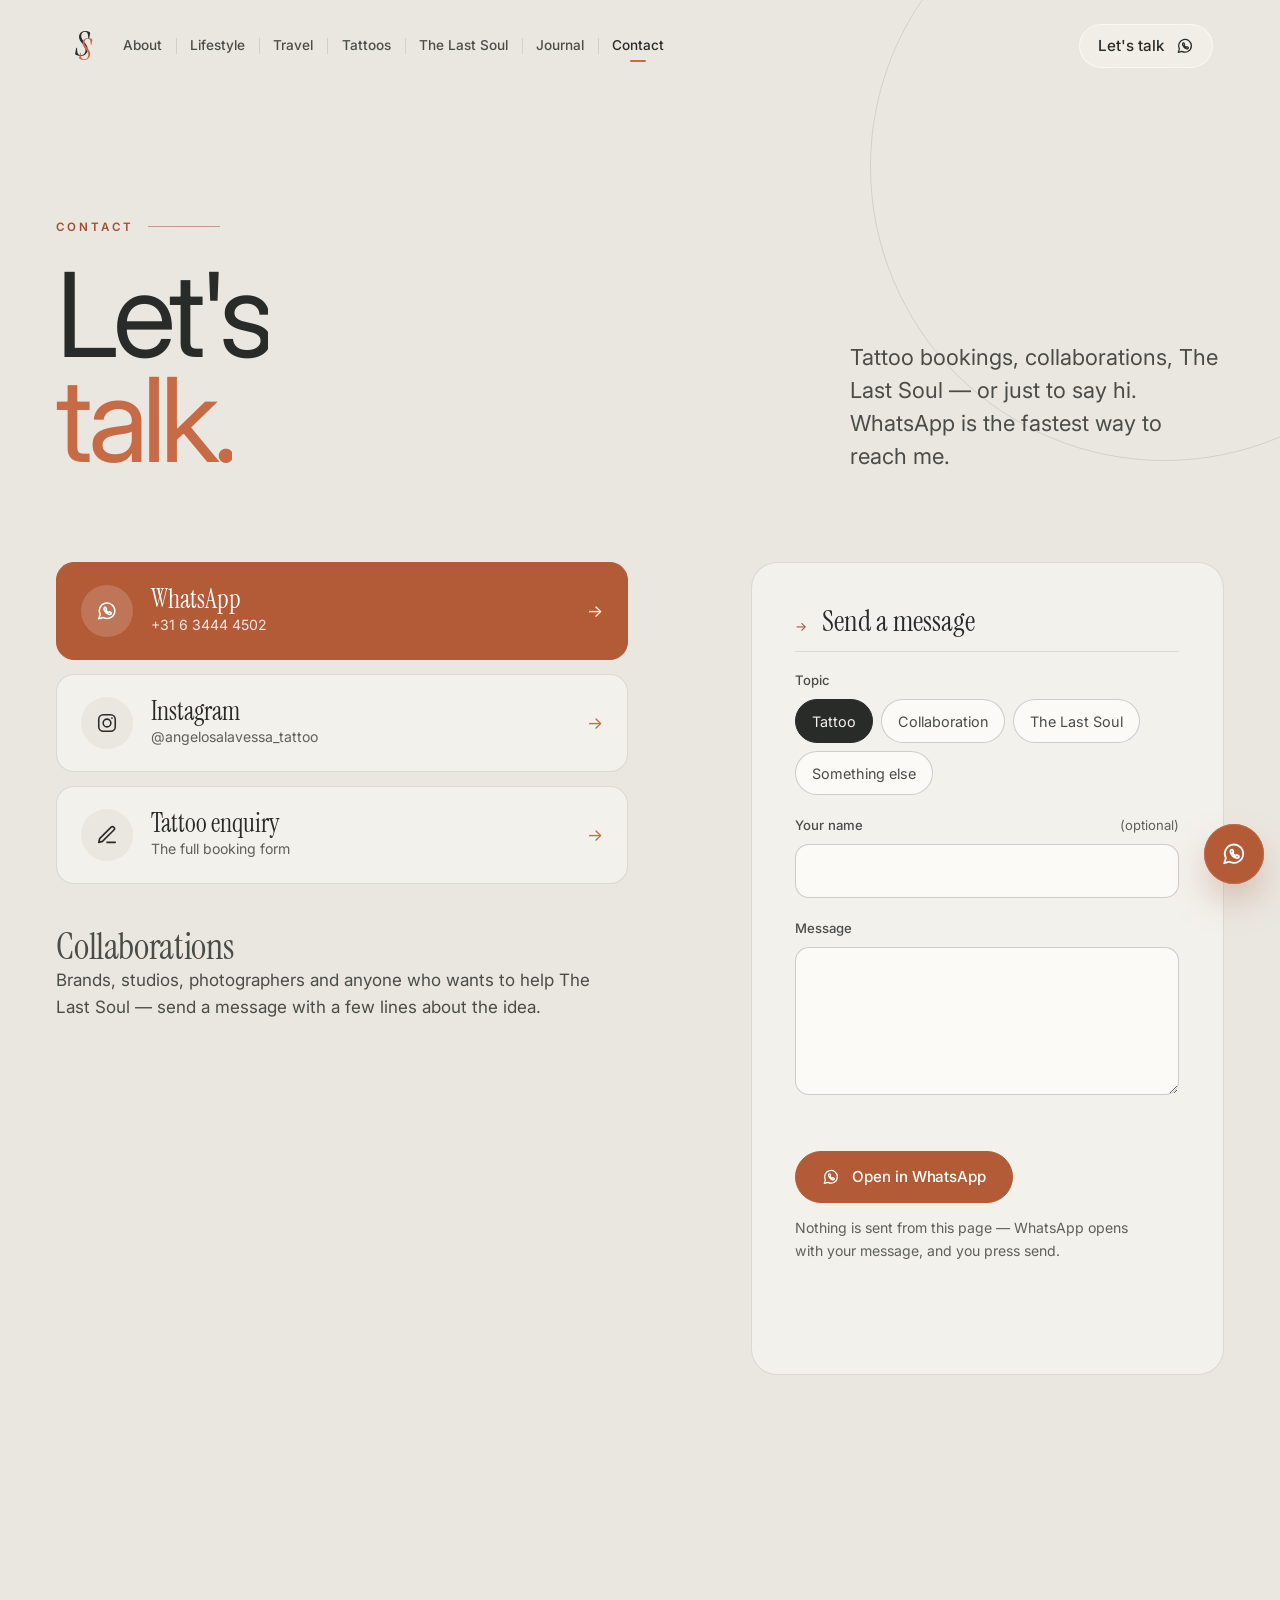
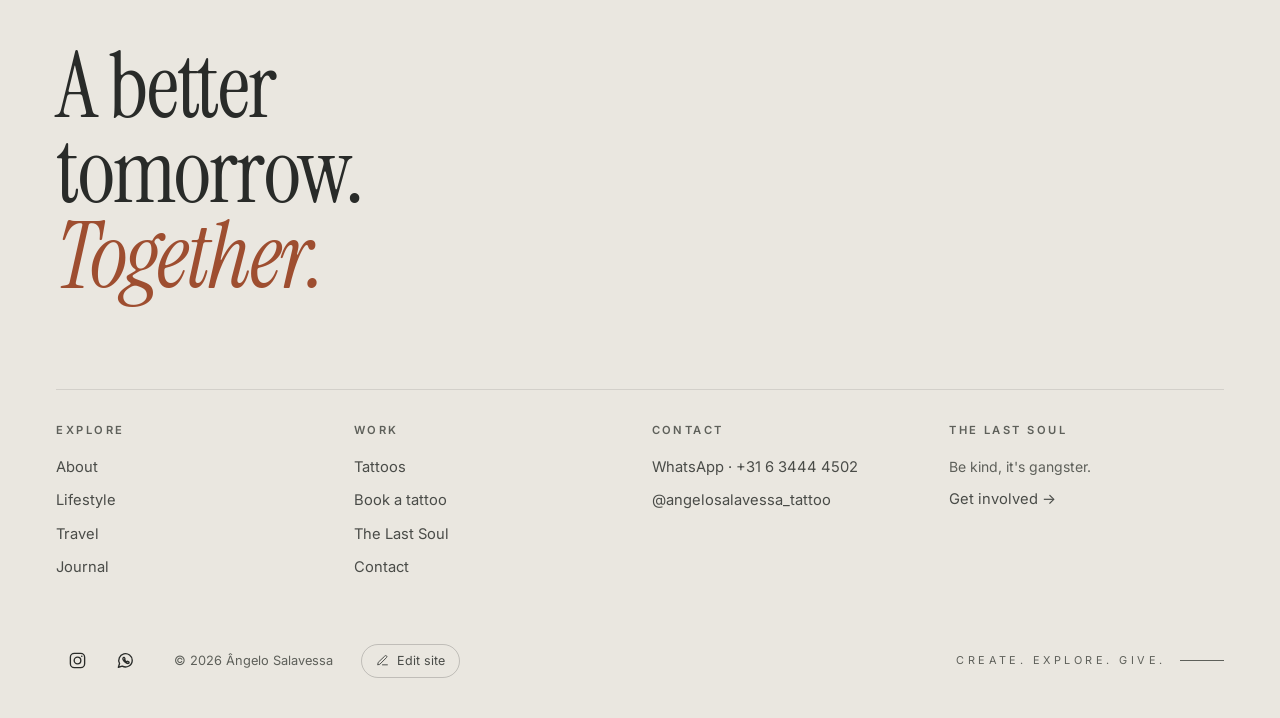
<file: contact.html>
<!doctype html>
<html lang="en" class="no-js">
<head>
<meta charset="utf-8">
<meta name="viewport" content="width=device-width, initial-scale=1, viewport-fit=cover">
<title>Contact — Ângelo Salavessa</title>
<meta name="description" content="Contact Ângelo Salavessa on WhatsApp or Instagram — tattoo bookings, collaborations and The Last Soul.">
<meta name="theme-color" content="#EAE7E0">
<meta name="color-scheme" content="light">
<meta property="og:type" content="website">
<meta property="og:title" content="Contact — Ângelo Salavessa">
<meta property="og:description" content="Contact Ângelo Salavessa on WhatsApp or Instagram — tattoo bookings, collaborations and The Last Soul.">
<meta property="og:image" content="images/travel-bali-uluwatu.jpg">
<meta name="twitter:card" content="summary_large_image">
<link rel="icon" href="data:image/svg+xml,%3Csvg xmlns='http://www.w3.org/2000/svg' viewBox='0 0 64 64'%3E%3Crect width='64' height='64' rx='14' fill='%23EAE7E0'/%3E%3Ctext x='30' y='46' text-anchor='middle' font-family='Georgia,serif' font-style='italic' font-size='42' fill='%23292B29'%3ES%3C/text%3E%3Ccircle cx='46' cy='44' r='4' fill='%23C66B45'/%3E%3C/svg%3E">
<link rel="preconnect" href="https://fonts.googleapis.com">
<link rel="preconnect" href="https://fonts.gstatic.com" crossorigin>
<link rel="stylesheet" href="https://fonts.googleapis.com/css2?family=Inter:opsz,wght@14..32,300..700&family=Instrument+Serif:ital@0;1&display=swap">
<link rel="stylesheet" href="assets/site.css">
<script>
  (function () {
    var h = document.documentElement; h.classList.remove('no-js'); h.classList.add('js');
    var reduce = matchMedia('(prefers-reduced-motion: reduce)').matches;
    var preview = /[?&]preview\b/.test(location.search);
    window.__boot = setTimeout(function () { h.classList.remove('is-loading'); h.classList.add('is-ready'); document.querySelectorAll('[data-reveal],[data-split]').forEach(function (e) { e.classList.add('is-in'); }); }, 4000);
  })();
</script>
</head>
<body data-page="contact">
<a class="skip" href="#main">Skip to content</a>
<header class="nav" id="nav">
  <div class="wrap">
    <div class="nav__bar">
      <a href="index.html" aria-label="Ângelo Salavessa — home"><span class="mark" aria-hidden="true"><span>S</span><span>S</span></span></a>
      <nav aria-label="Main"><ul class="nav__links"><li><a href="about.html">About</a></li><li><a href="lifestyle.html">Lifestyle</a></li><li><a href="travel.html">Travel</a></li><li><a href="tattoos.html">Tattoos</a></li><li><a href="the-last-soul.html">The Last Soul</a></li><li><a href="journal.html">Journal</a></li><li><a href="contact.html">Contact</a></li></ul></nav>
      <a class="btn btn--glass nav__cta" data-link="whatsapp" href="https://wa.me/31634444502?text=Hi%20%C3%82ngelo%2C%20I%27d%20like%20to%20book%20a%20tattoo.">Let's talk <svg viewBox="0 0 24 24" fill="none" stroke="currentColor" stroke-width="1.7" stroke-linecap="round" stroke-linejoin="round" aria-hidden="true"><path d="M20.5 11.6a8.5 8.5 0 0 1-12.6 7.5L3 20.5l1.5-4.7a8.5 8.5 0 1 1 16-4.2z"/><path d="M9 8.6c.2-.5.5-.6.8-.6h.5c.2 0 .4.1.5.4l.6 1.4c.1.2 0 .5-.1.6l-.5.6c.6 1.2 1.6 2.1 2.8 2.7l.6-.6c.2-.2.4-.2.6-.1l1.4.7c.2.1.3.3.3.5v.5c0 .4-.2.7-.6.8-.6.3-1.4.4-2.6-.1a8.4 8.4 0 0 1-4.3-4.3c-.5-1.2-.3-2 0-2.5z"/></svg></a>
      <button class="nav__menu glass" type="button" aria-expanded="false" aria-controls="menu"><span class="nav__menu-t">Menu</span><span class="nav__burger" aria-hidden="true"></span></button>
    </div>
  </div>
</header>
<div class="menu" id="menu" aria-hidden="true" aria-label="Menu">
  <ul class="menu__list"><li><a href="index.html" style="--i:0"><span class="num">00</span>Home</a></li><li><a href="about.html" style="--i:0"><span class="num">01</span>About</a></li><li><a href="lifestyle.html" style="--i:1"><span class="num">02</span>Lifestyle</a></li><li><a href="travel.html" style="--i:2"><span class="num">03</span>Travel</a></li><li><a href="tattoos.html" style="--i:3"><span class="num">04</span>Tattoos</a></li><li><a href="the-last-soul.html" style="--i:4"><span class="num">05</span>The Last Soul</a></li><li><a href="journal.html" style="--i:5"><span class="num">06</span>Journal</a></li><li><a href="contact.html" style="--i:6"><span class="num">07</span>Contact</a></li></ul>
  <div class="menu__foot"><a class="btn btn--terra" data-link="whatsapp" href="https://wa.me/31634444502?text=Hi%20%C3%82ngelo%2C%20I%27d%20like%20to%20book%20a%20tattoo."><svg viewBox="0 0 24 24" fill="none" stroke="currentColor" stroke-width="1.7" stroke-linecap="round" stroke-linejoin="round" aria-hidden="true"><path d="M20.5 11.6a8.5 8.5 0 0 1-12.6 7.5L3 20.5l1.5-4.7a8.5 8.5 0 1 1 16-4.2z"/><path d="M9 8.6c.2-.5.5-.6.8-.6h.5c.2 0 .4.1.5.4l.6 1.4c.1.2 0 .5-.1.6l-.5.6c.6 1.2 1.6 2.1 2.8 2.7l.6-.6c.2-.2.4-.2.6-.1l1.4.7c.2.1.3.3.3.5v.5c0 .4-.2.7-.6.8-.6.3-1.4.4-2.6-.1a8.4 8.4 0 0 1-4.3-4.3c-.5-1.2-.3-2 0-2.5z"/></svg> WhatsApp</a><a class="btn" data-link="instagram" href="https://www.instagram.com/angelosalavessa_tattoo/"><svg viewBox="0 0 24 24" fill="none" stroke="currentColor" stroke-width="1.7" aria-hidden="true"><rect x="3" y="3" width="18" height="18" rx="5"/><circle cx="12" cy="12" r="4.2"/><circle cx="17.4" cy="6.6" r="1" fill="currentColor" stroke="none"/></svg> Instagram</a></div>
</div>

<section class="page-hero">
  <span class="arc page-hero__arc" aria-hidden="true"></span>
  <div class="wrap page-hero__grid">
    <div class="page-hero__title">
      <p class="label label--terra" data-edit="contact.kicker" data-reveal>Contact</p>
      <h1 class="display" data-edit="contact.title" data-split>Let's<br><em>talk.</em></h1>
    </div>
    <div class="page-hero__aside" data-reveal style="--d:.3s">
      <p class="lead" data-edit="contact.lead">Tattoo bookings, collaborations, The Last Soul — or just to say hi. WhatsApp is the fastest way to reach me.</p>
      
    </div>
  </div>
</section>
<main id="main">
<section class="section" style="padding-top:0"><div class="wrap contact-grid">
  <div class="contact-main">
    <a class="channel channel--primary" data-link="whatsapp" href="https://wa.me/31634444502?text=Hi%20%C3%82ngelo%2C%20I%27d%20like%20to%20book%20a%20tattoo." data-reveal><span class="channel__icon"><svg viewBox="0 0 24 24" fill="none" stroke="currentColor" stroke-width="1.7" stroke-linecap="round" stroke-linejoin="round" aria-hidden="true"><path d="M20.5 11.6a8.5 8.5 0 0 1-12.6 7.5L3 20.5l1.5-4.7a8.5 8.5 0 1 1 16-4.2z"/><path d="M9 8.6c.2-.5.5-.6.8-.6h.5c.2 0 .4.1.5.4l.6 1.4c.1.2 0 .5-.1.6l-.5.6c.6 1.2 1.6 2.1 2.8 2.7l.6-.6c.2-.2.4-.2.6-.1l1.4.7c.2.1.3.3.3.5v.5c0 .4-.2.7-.6.8-.6.3-1.4.4-2.6-.1a8.4 8.4 0 0 1-4.3-4.3c-.5-1.2-.3-2 0-2.5z"/></svg></span><span><strong>WhatsApp</strong><small data-set="whatsappDisplay">+31 6 3444 4502</small></span><span class="arrow" aria-hidden="true">→</span></a>
    <a class="channel" data-link="instagram" href="https://www.instagram.com/angelosalavessa_tattoo/" data-reveal style="--d:.06s"><span class="channel__icon"><svg viewBox="0 0 24 24" fill="none" stroke="currentColor" stroke-width="1.7" aria-hidden="true"><rect x="3" y="3" width="18" height="18" rx="5"/><circle cx="12" cy="12" r="4.2"/><circle cx="17.4" cy="6.6" r="1" fill="currentColor" stroke="none"/></svg></span><span><strong>Instagram</strong><small>@<span data-set="instagramHandle">angelosalavessa_tattoo</span></small></span><span class="arrow" aria-hidden="true">→</span></a>
    <a class="channel" data-link="email" data-optional hidden href="#" data-reveal style="--d:.12s"><span class="channel__icon"><svg viewBox="0 0 24 24" fill="none" stroke="currentColor" stroke-width="1.7" stroke-linecap="round" stroke-linejoin="round" aria-hidden="true"><rect x="3" y="5" width="18" height="14" rx="2.5"/><path d="m4 7 8 6 8-6"/></svg></span><span><strong>Email</strong><small data-set="contactEmail"></small></span><span class="arrow" aria-hidden="true">→</span></a>
    <a class="channel" href="tattoos.html#booking" data-reveal style="--d:.18s"><span class="channel__icon"><svg viewBox="0 0 24 24" fill="none" stroke="currentColor" stroke-width="1.8" stroke-linecap="round" stroke-linejoin="round" aria-hidden="true"><path d="M12 20h9"/><path d="M16.5 3.5a2.1 2.1 0 0 1 3 3L7 19l-4 1 1-4Z"/></svg></span><span><strong>Tattoo enquiry</strong><small>The full booking form</small></span><span class="arrow" aria-hidden="true">→</span></a>
    <div class="body" style="margin-top:30px" data-reveal>
      <h2 class="h3" data-edit="contact.collabTitle">Collaborations</h2>
      <p data-edit="contact.collabText">Brands, studios, photographers and anyone who wants to help The Last Soul — send a message with a few lines about the idea.</p>
    </div>
  </div>
  <div class="contact-side">
    <form class="form" id="contact-form" novalidate data-reveal>
      <fieldset class="fs"><legend><span class="num">→</span><span>Send a message</span></legend>
        <div class="field"><span class="field__l" id="l-topic">Topic</span><div class="pills" role="radiogroup" aria-labelledby="l-topic">
          <label class="pill"><input type="radio" name="topic" value="Tattoo booking" checked><span>Tattoo</span></label><label class="pill"><input type="radio" name="topic" value="Collaboration"><span>Collaboration</span></label><label class="pill"><input type="radio" name="topic" value="The Last Soul"><span>The Last Soul</span></label><label class="pill"><input type="radio" name="topic" value="Something else"><span>Something else</span></label></div></div>
        <div class="field"><label for="c-name">Your name <span class="opt">(optional)</span></label><input class="input" id="c-name" name="name" autocomplete="name"></div>
        <div class="field"><label for="c-msg">Message</label><textarea class="input" id="c-msg" name="message" rows="5"></textarea><span class="field__err" id="contact-err" role="alert"></span></div>
      </fieldset>
      <div class="form__submit"><button class="btn btn--terra" type="submit"><svg viewBox="0 0 24 24" fill="none" stroke="currentColor" stroke-width="1.7" stroke-linecap="round" stroke-linejoin="round" aria-hidden="true"><path d="M20.5 11.6a8.5 8.5 0 0 1-12.6 7.5L3 20.5l1.5-4.7a8.5 8.5 0 1 1 16-4.2z"/><path d="M9 8.6c.2-.5.5-.6.8-.6h.5c.2 0 .4.1.5.4l.6 1.4c.1.2 0 .5-.1.6l-.5.6c.6 1.2 1.6 2.1 2.8 2.7l.6-.6c.2-.2.4-.2.6-.1l1.4.7c.2.1.3.3.3.5v.5c0 .4-.2.7-.6.8-.6.3-1.4.4-2.6-.1a8.4 8.4 0 0 1-4.3-4.3c-.5-1.2-.3-2 0-2.5z"/></svg> Open in WhatsApp</button><p>Nothing is sent from this page — WhatsApp opens with your message, and you press send.</p></div>
      <p class="review__status is-ok" id="contact-ok" aria-live="polite"></p>
    </form>
  </div>
</div></section>
</main>
<footer class="footer">
  <div class="wrap">
    <p class="footer__big" data-edit="footer.big" data-reveal>A better tomorrow.<br><em>Together.</em></p>
    <div class="footer__grid">
      <div class="footer__col"><h3>Explore</h3><a href="about.html">About</a><a href="lifestyle.html">Lifestyle</a><a href="travel.html">Travel</a><a href="journal.html">Journal</a></div>
      <div class="footer__col"><h3>Work</h3><a href="tattoos.html">Tattoos</a><a href="tattoos.html#booking">Book a tattoo</a><a href="the-last-soul.html">The Last Soul</a><a href="contact.html">Contact</a></div>
      <div class="footer__col"><h3>Contact</h3><a data-link="whatsapp" href="https://wa.me/31634444502?text=Hi%20%C3%82ngelo%2C%20I%27d%20like%20to%20book%20a%20tattoo.">WhatsApp · <span data-set="whatsappDisplay">+31 6 3444 4502</span></a><a data-link="instagram" href="https://www.instagram.com/angelosalavessa_tattoo/">@<span data-set="instagramHandle">angelosalavessa_tattoo</span></a><a data-link="email" data-optional hidden href="#"><span data-set="contactEmail"></span></a></div>
      <div class="footer__col"><h3>The Last Soul</h3><p class="small muted" data-edit="footer.soul">Be kind, it's gangster.</p><a href="the-last-soul.html#involved">Get involved →</a></div>
    </div>
    <div class="footer__base">
      <div class="socials">
        <a data-link="instagram" href="https://www.instagram.com/angelosalavessa_tattoo/" aria-label="Instagram"><svg viewBox="0 0 24 24" fill="none" stroke="currentColor" stroke-width="1.7" aria-hidden="true"><rect x="3" y="3" width="18" height="18" rx="5"/><circle cx="12" cy="12" r="4.2"/><circle cx="17.4" cy="6.6" r="1" fill="currentColor" stroke="none"/></svg></a>
        <a data-link="youtube" data-optional hidden href="#" aria-label="YouTube"><svg viewBox="0 0 24 24" fill="none" stroke="currentColor" stroke-width="1.7" stroke-linejoin="round" aria-hidden="true"><rect x="2.5" y="5.5" width="19" height="13" rx="4"/><path d="m10 9.2 5 2.8-5 2.8z" fill="currentColor"/></svg></a>
        <a data-link="tiktok" data-optional hidden href="#" aria-label="TikTok"><svg viewBox="0 0 24 24" fill="none" stroke="currentColor" stroke-width="1.7" stroke-linecap="round" stroke-linejoin="round" aria-hidden="true"><path d="M14 3v11.5a3.5 3.5 0 1 1-3.5-3.5"/><path d="M14 3c.4 2.6 2.2 4.4 5 4.6"/></svg></a>
        <a data-link="whatsapp" href="https://wa.me/31634444502?text=Hi%20%C3%82ngelo%2C%20I%27d%20like%20to%20book%20a%20tattoo." aria-label="WhatsApp"><svg viewBox="0 0 24 24" fill="none" stroke="currentColor" stroke-width="1.7" stroke-linecap="round" stroke-linejoin="round" aria-hidden="true"><path d="M20.5 11.6a8.5 8.5 0 0 1-12.6 7.5L3 20.5l1.5-4.7a8.5 8.5 0 1 1 16-4.2z"/><path d="M9 8.6c.2-.5.5-.6.8-.6h.5c.2 0 .4.1.5.4l.6 1.4c.1.2 0 .5-.1.6l-.5.6c.6 1.2 1.6 2.1 2.8 2.7l.6-.6c.2-.2.4-.2.6-.1l1.4.7c.2.1.3.3.3.5v.5c0 .4-.2.7-.6.8-.6.3-1.4.4-2.6-.1a8.4 8.4 0 0 1-4.3-4.3c-.5-1.2-.3-2 0-2.5z"/></svg></a>
        <a data-link="email" data-optional hidden href="#" aria-label="Email"><svg viewBox="0 0 24 24" fill="none" stroke="currentColor" stroke-width="1.7" stroke-linecap="round" stroke-linejoin="round" aria-hidden="true"><rect x="3" y="5" width="18" height="14" rx="2.5"/><path d="m4 7 8 6 8-6"/></svg></a>
      </div>
      <span>© <span id="year">2026</span> <span data-set="artistName">Ângelo Salavessa</span></span>
      <a class="edit-link" href="admin.html" rel="nofollow"><svg viewBox="0 0 24 24" fill="none" stroke="currentColor" stroke-width="1.8" stroke-linecap="round" stroke-linejoin="round" aria-hidden="true"><path d="M12 20h9"/><path d="M16.5 3.5a2.1 2.1 0 0 1 3 3L7 19l-4 1 1-4Z"/></svg> Edit site</a>
      <span class="footer__motto" data-edit="footer.motto">Create. Explore. Give.</span>
    </div>
  </div>
</footer>
<a class="wa" data-link="whatsapp" href="https://wa.me/31634444502?text=Hi%20%C3%82ngelo%2C%20I%27d%20like%20to%20book%20a%20tattoo." aria-label="Message Ângelo on WhatsApp"><span class="wa__tip glass">Book on WhatsApp</span><svg viewBox="0 0 24 24" fill="none" stroke="currentColor" stroke-width="1.7" stroke-linecap="round" stroke-linejoin="round" aria-hidden="true"><path d="M20.5 11.6a8.5 8.5 0 0 1-12.6 7.5L3 20.5l1.5-4.7a8.5 8.5 0 1 1 16-4.2z"/><path d="M9 8.6c.2-.5.5-.6.8-.6h.5c.2 0 .4.1.5.4l.6 1.4c.1.2 0 .5-.1.6l-.5.6c.6 1.2 1.6 2.1 2.8 2.7l.6-.6c.2-.2.4-.2.6-.1l1.4.7c.2.1.3.3.3.5v.5c0 .4-.2.7-.6.8-.6.3-1.4.4-2.6-.1a8.4 8.4 0 0 1-4.3-4.3c-.5-1.2-.3-2 0-2.5z"/></svg></a>

<script src="assets/site.js" defer></script>
</body>
</html>
</file>
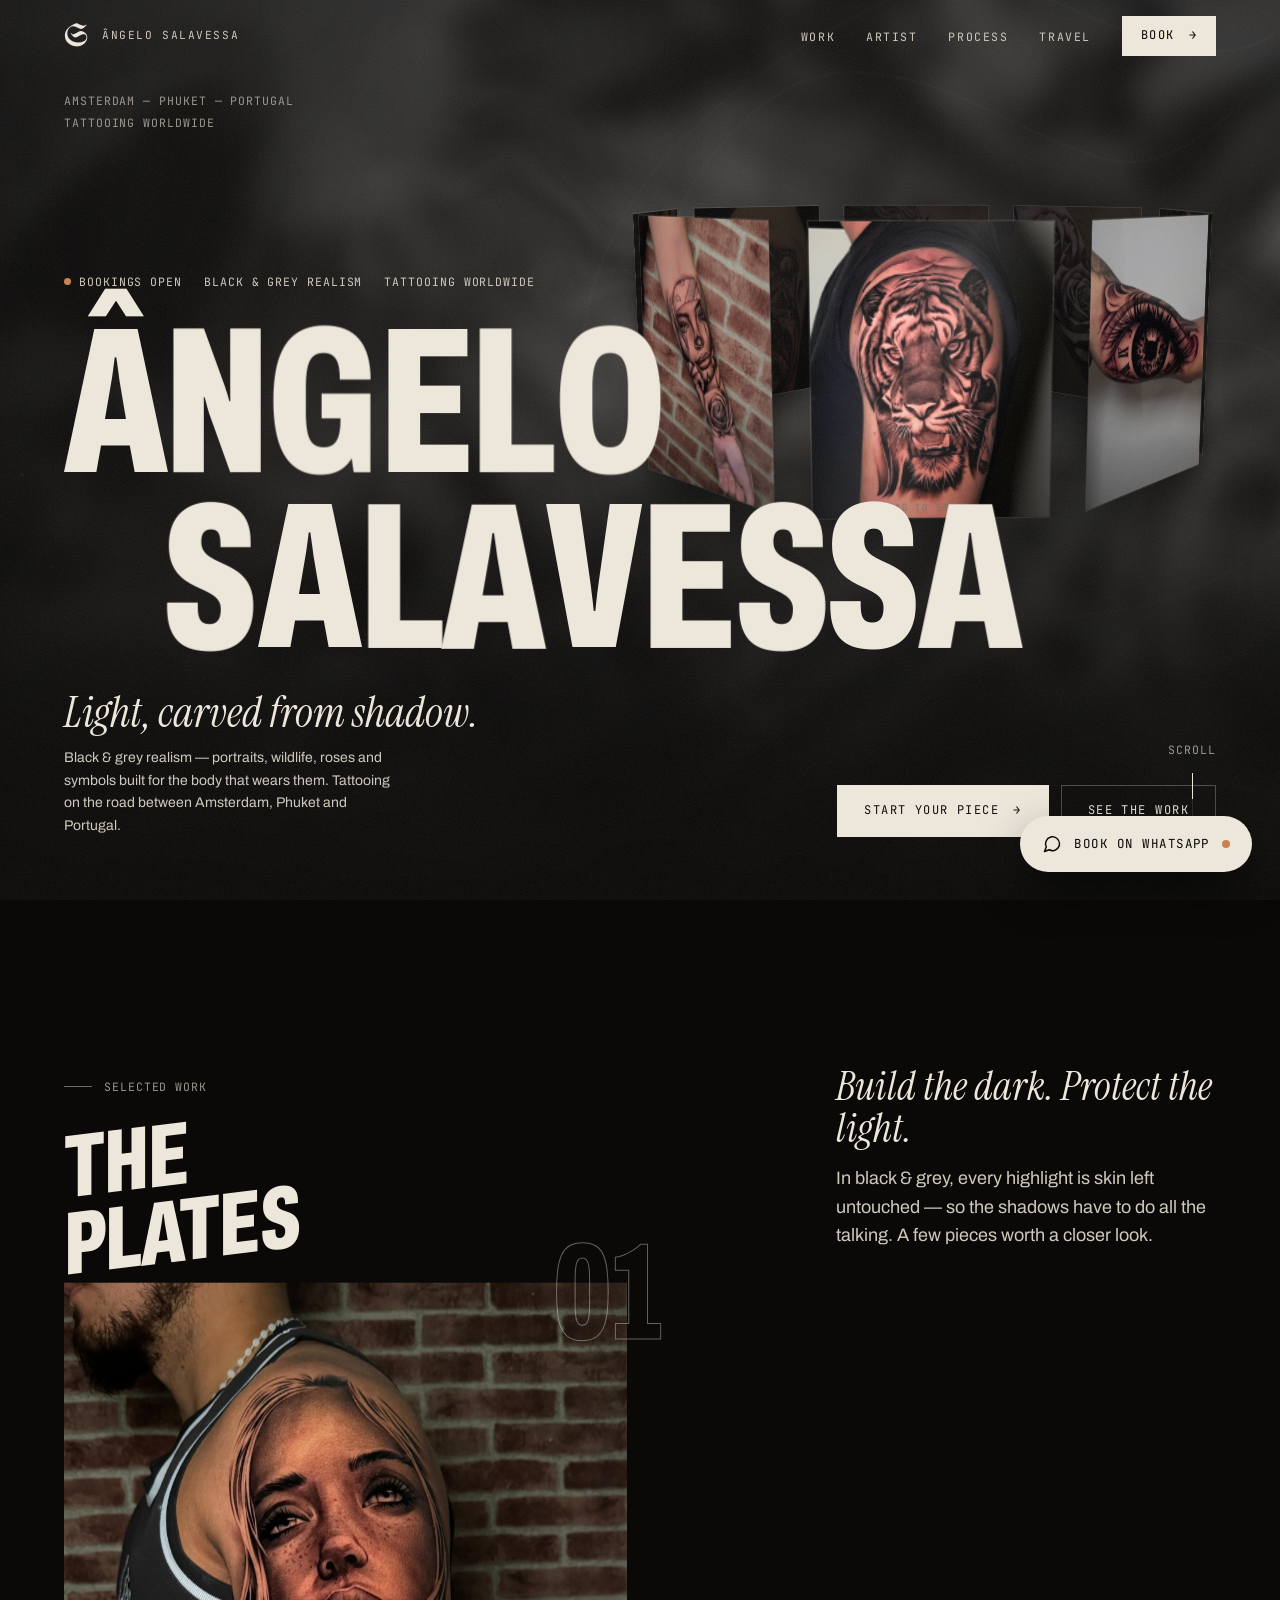
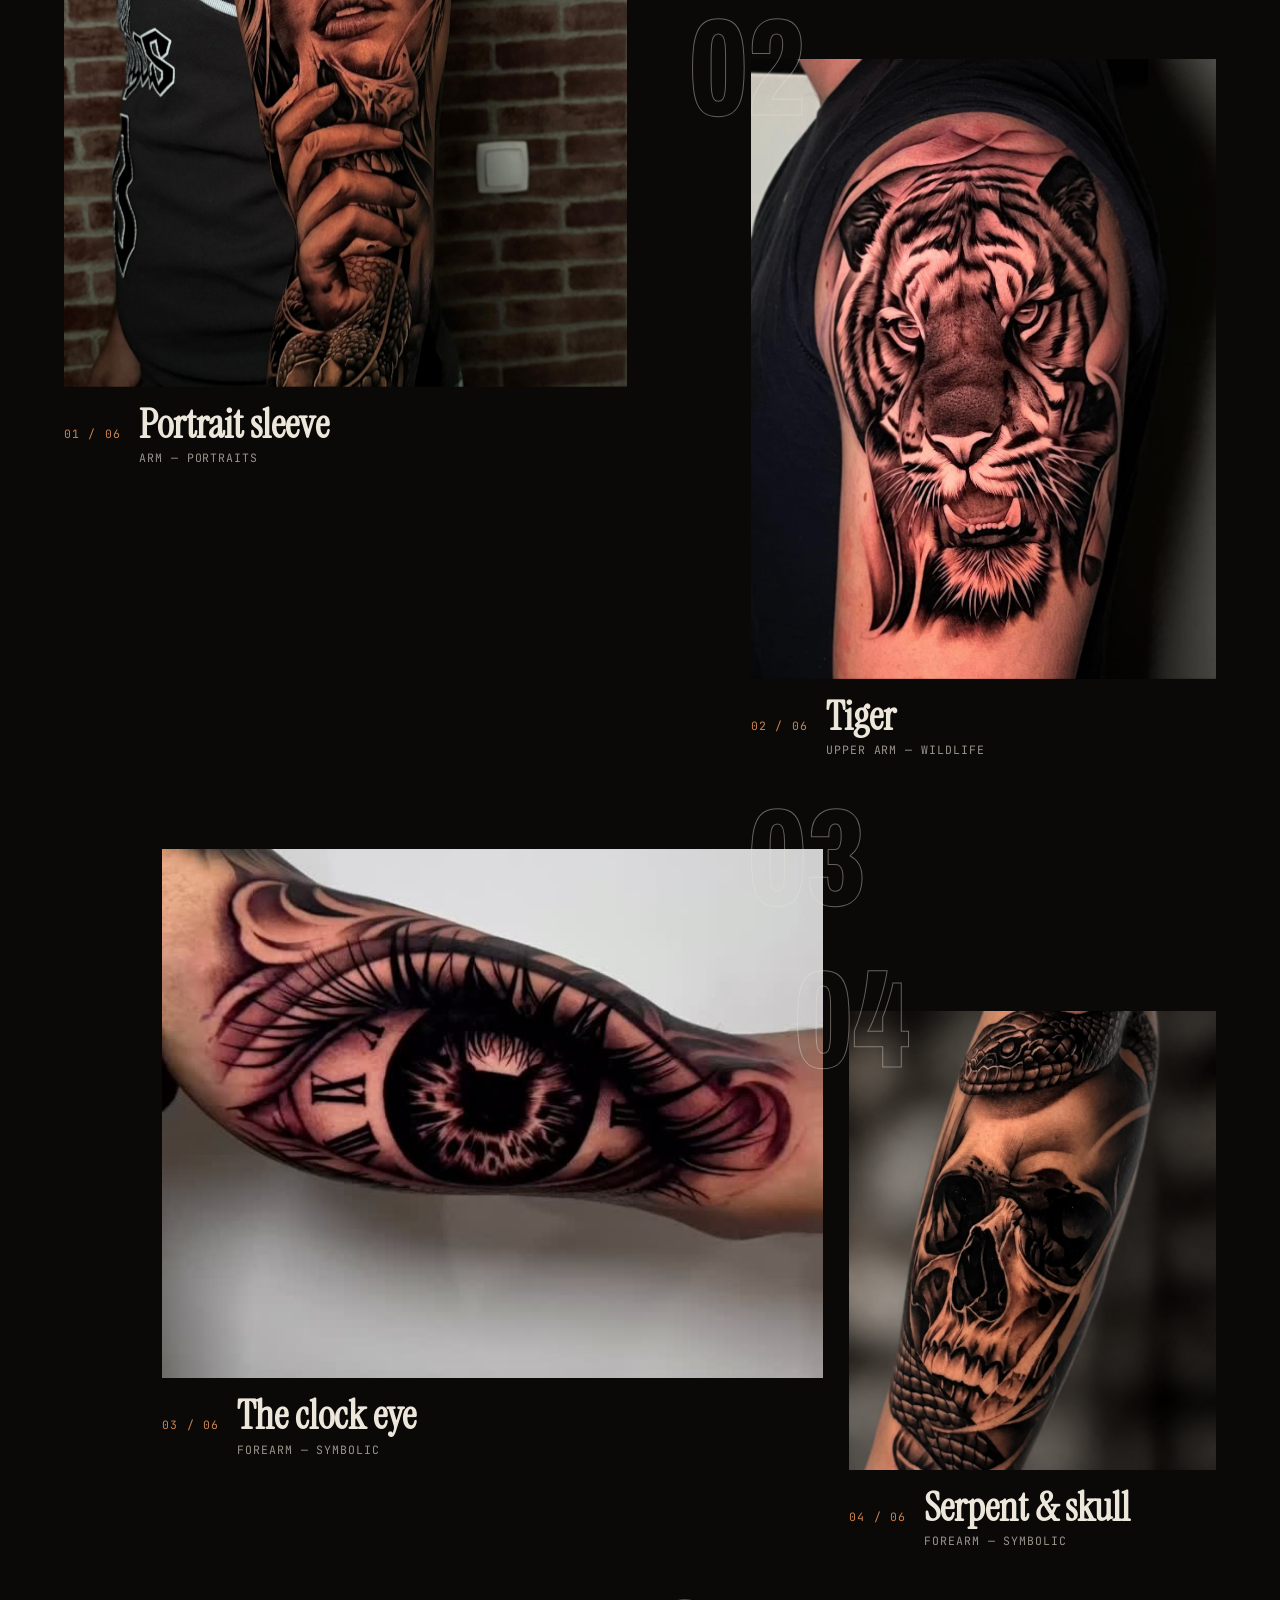
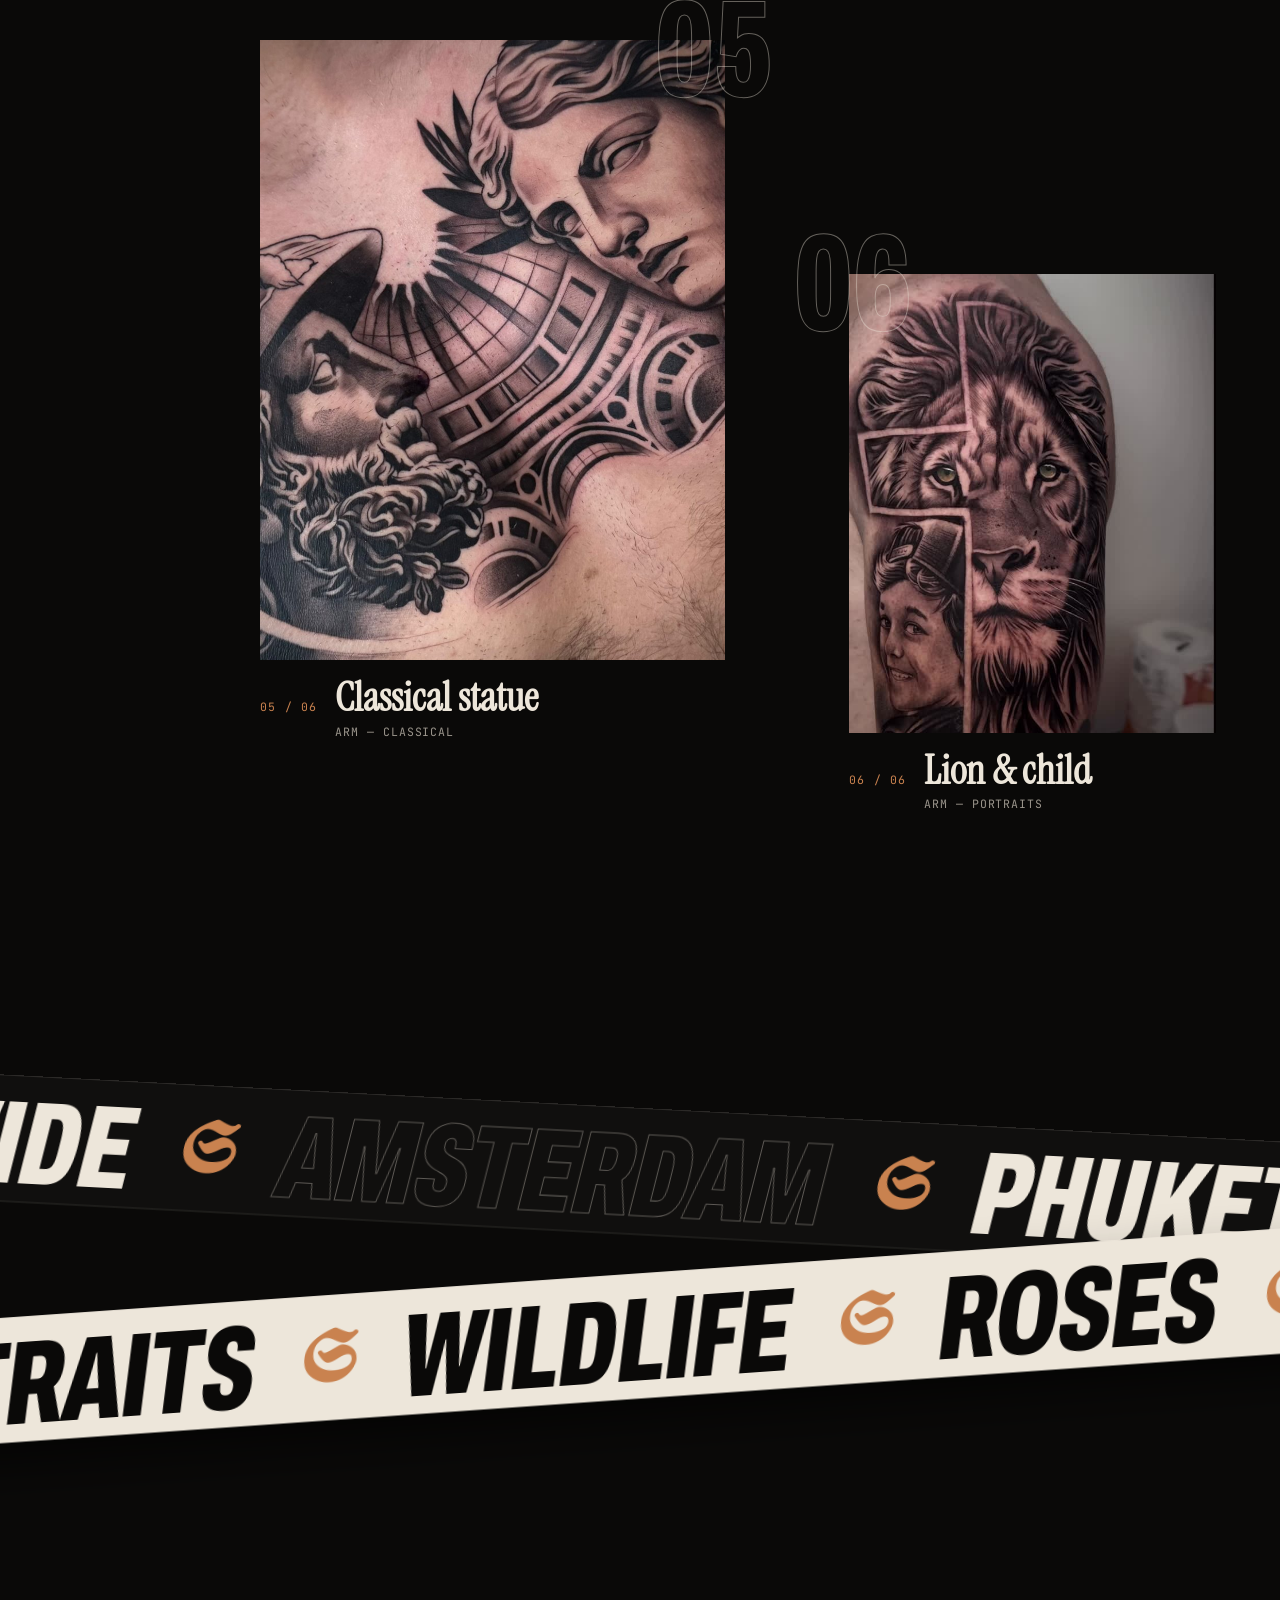
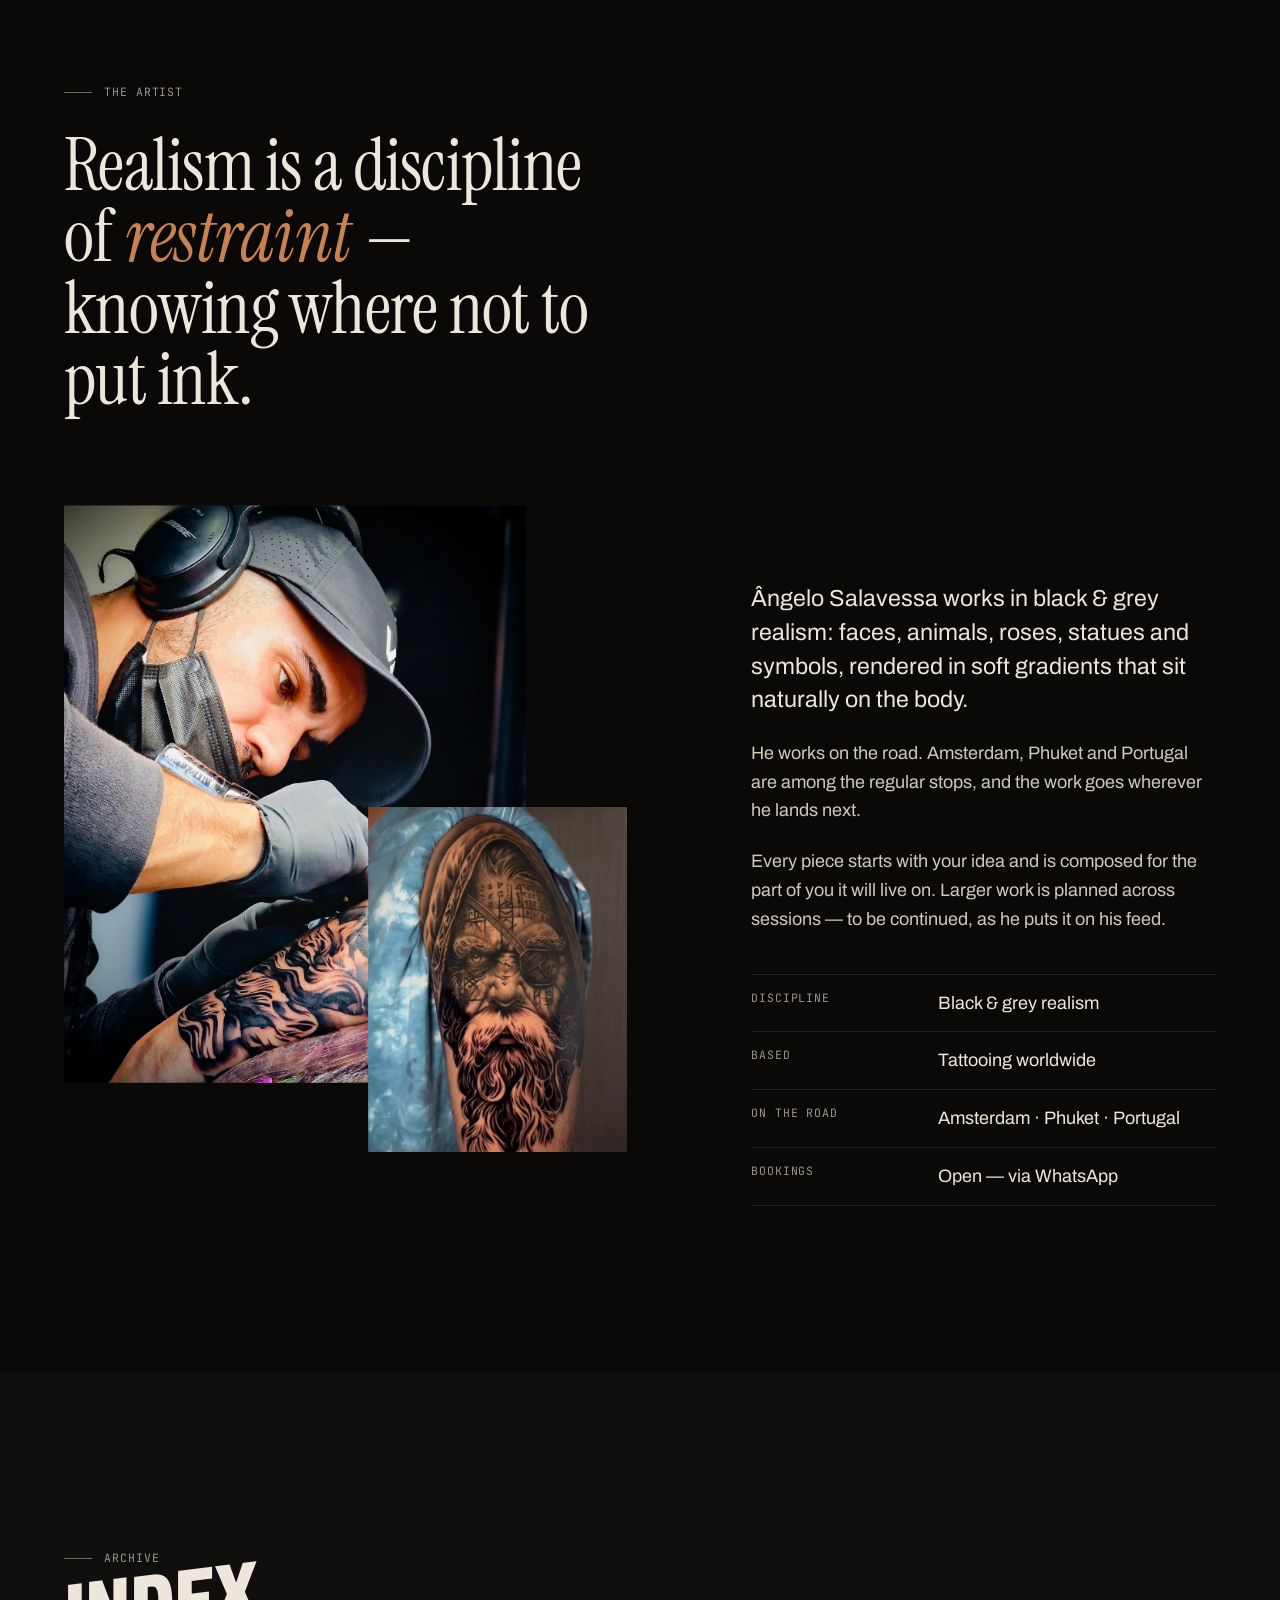
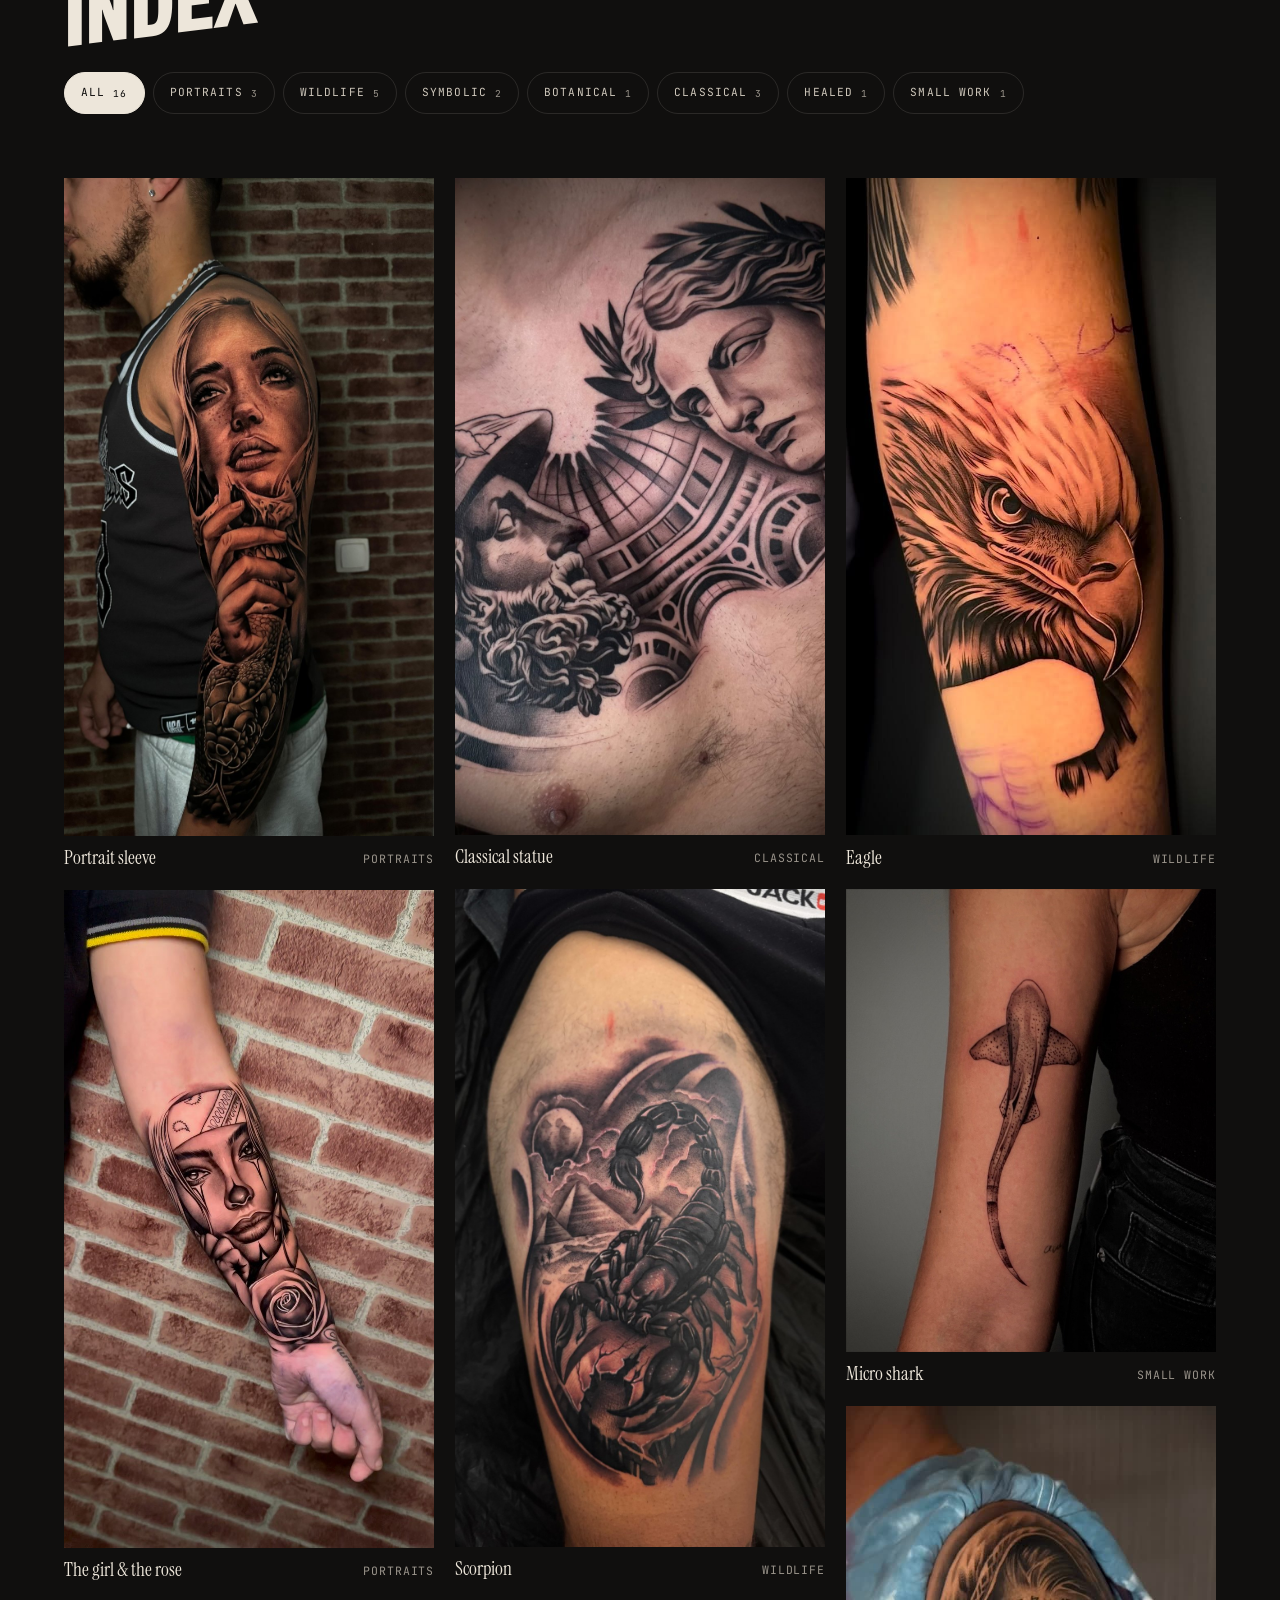
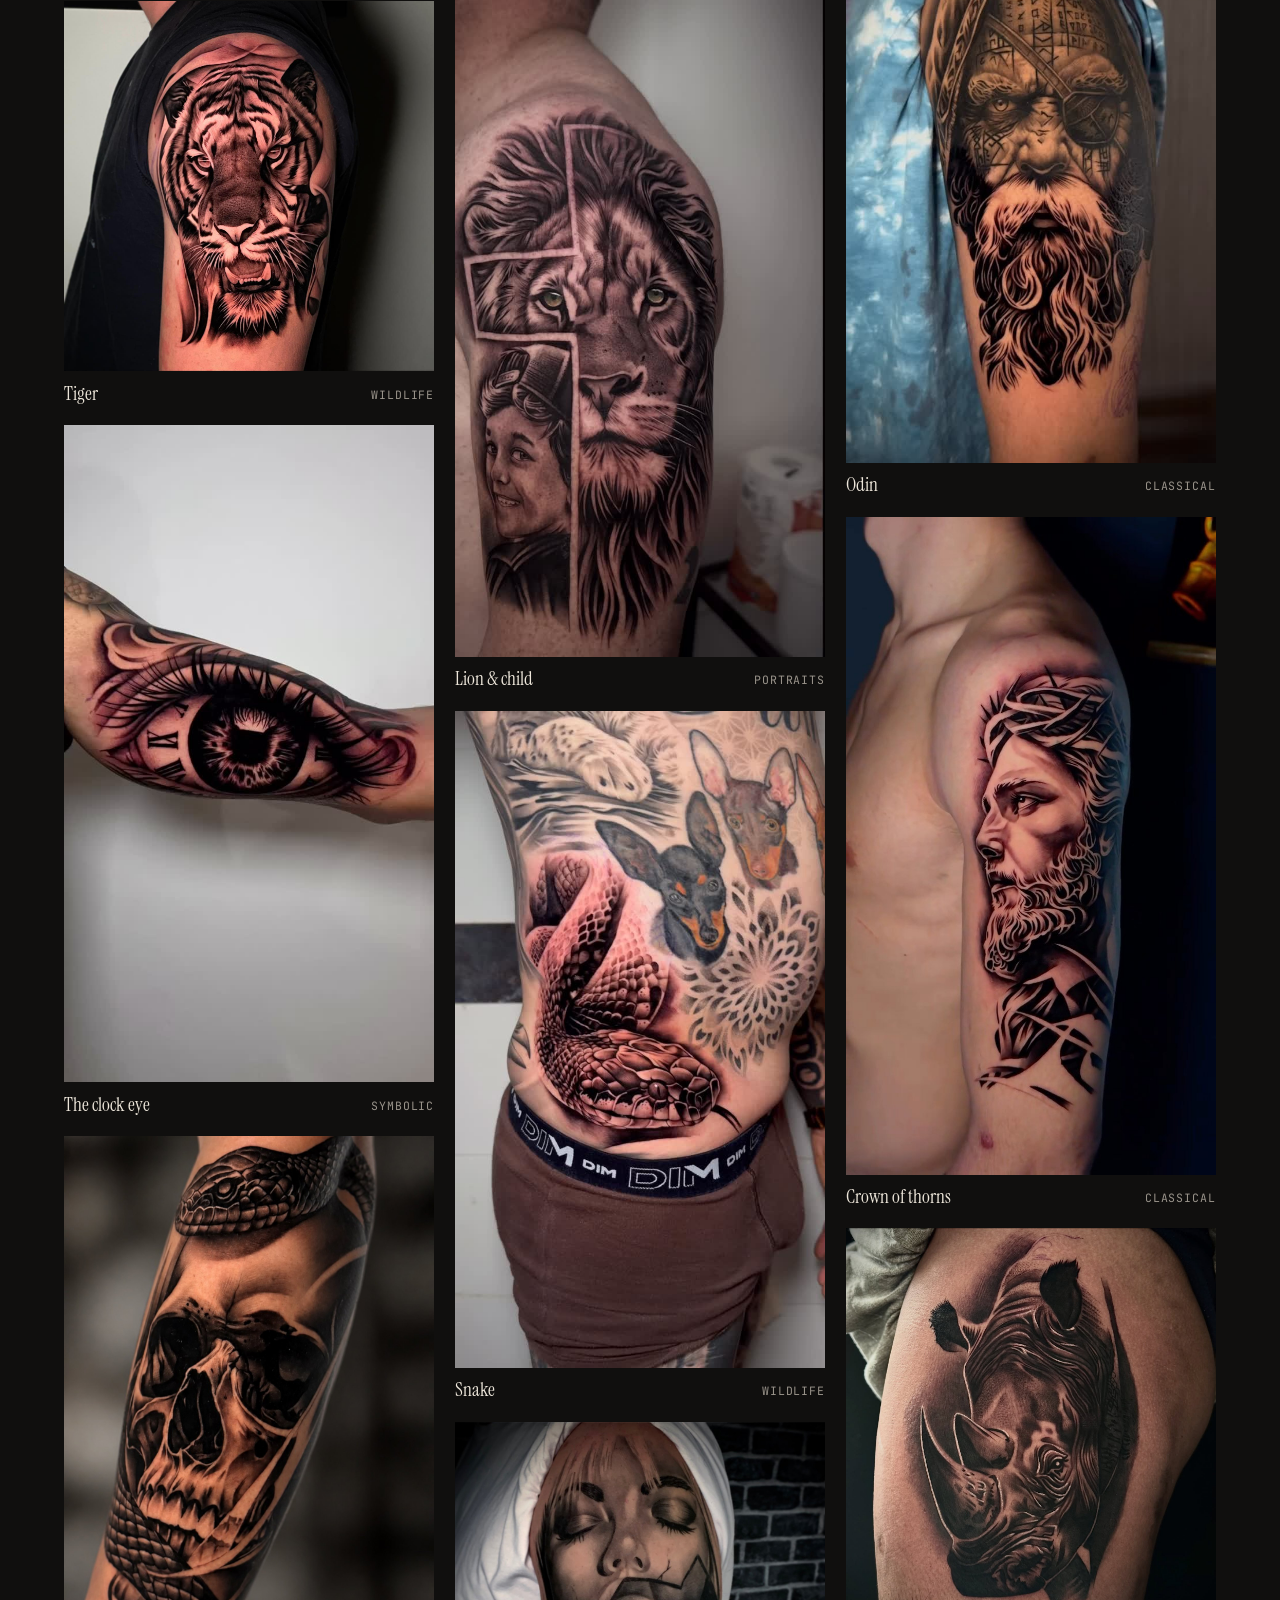
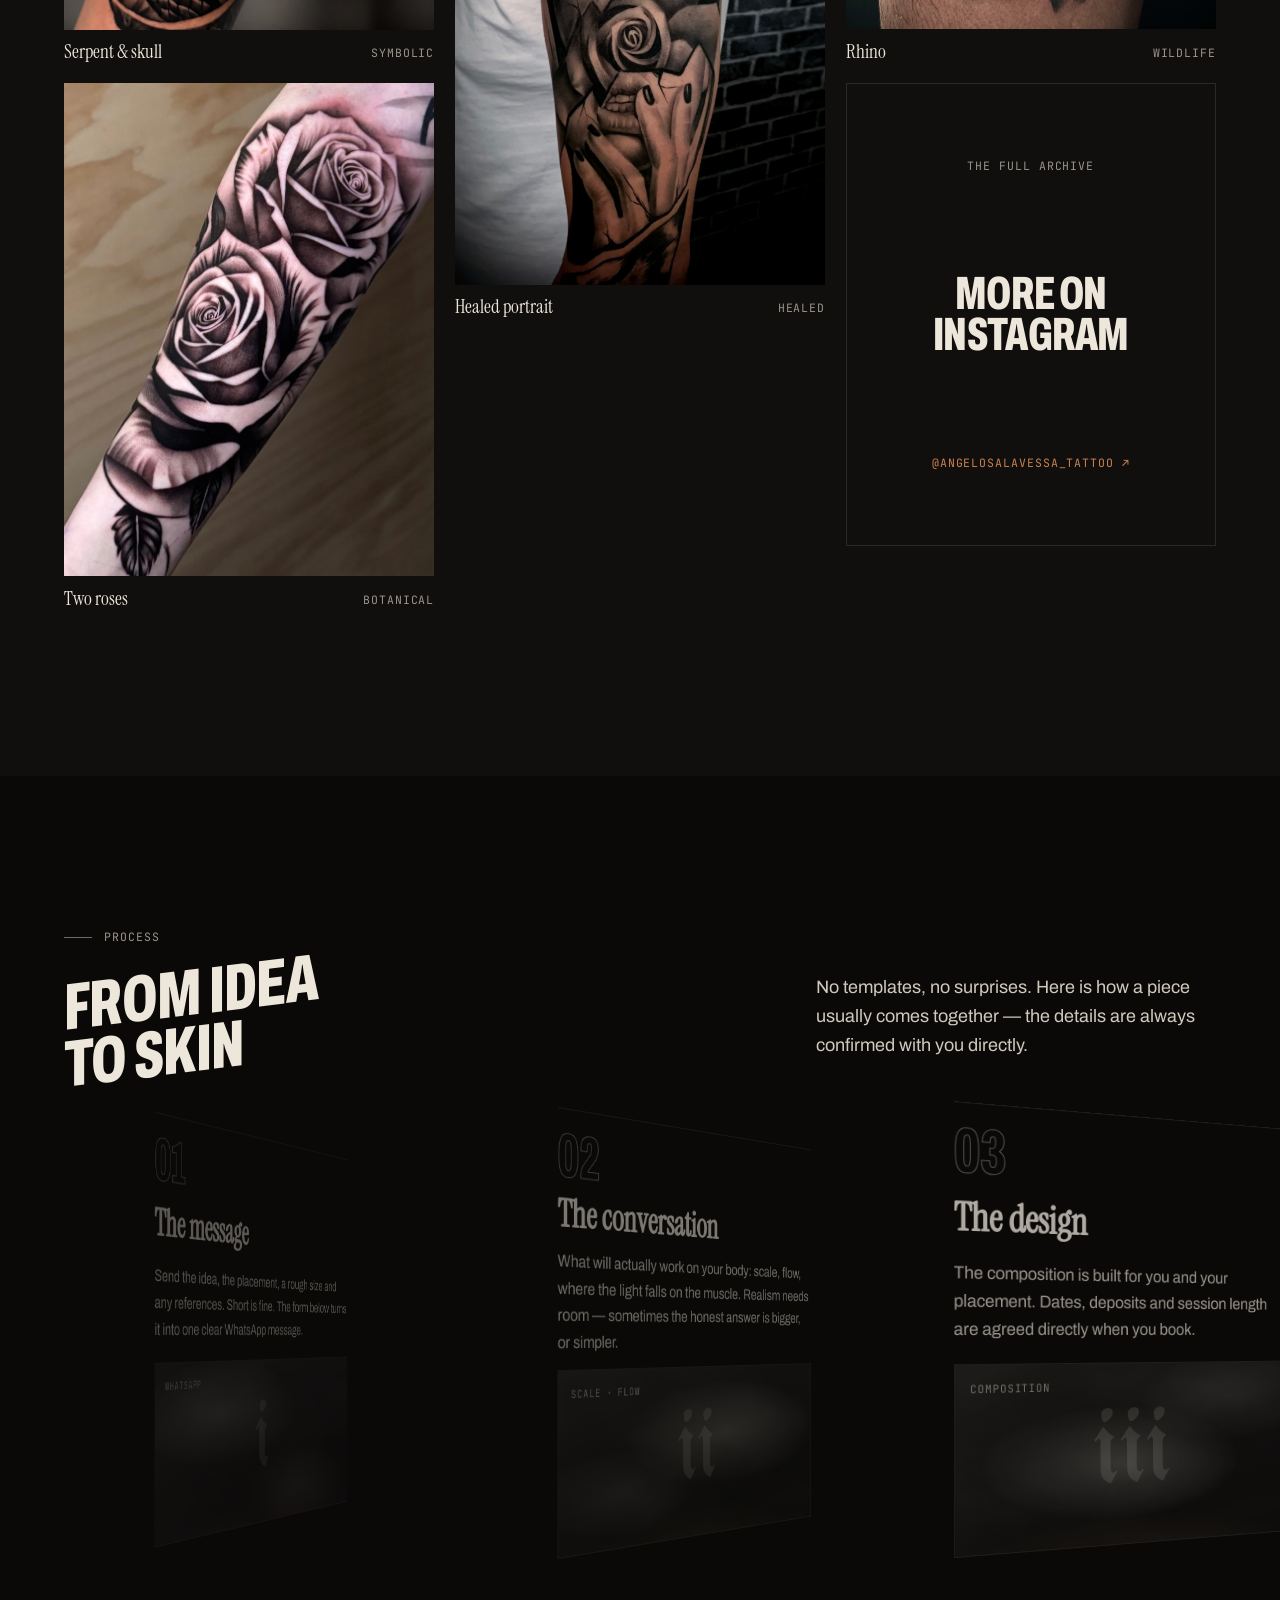
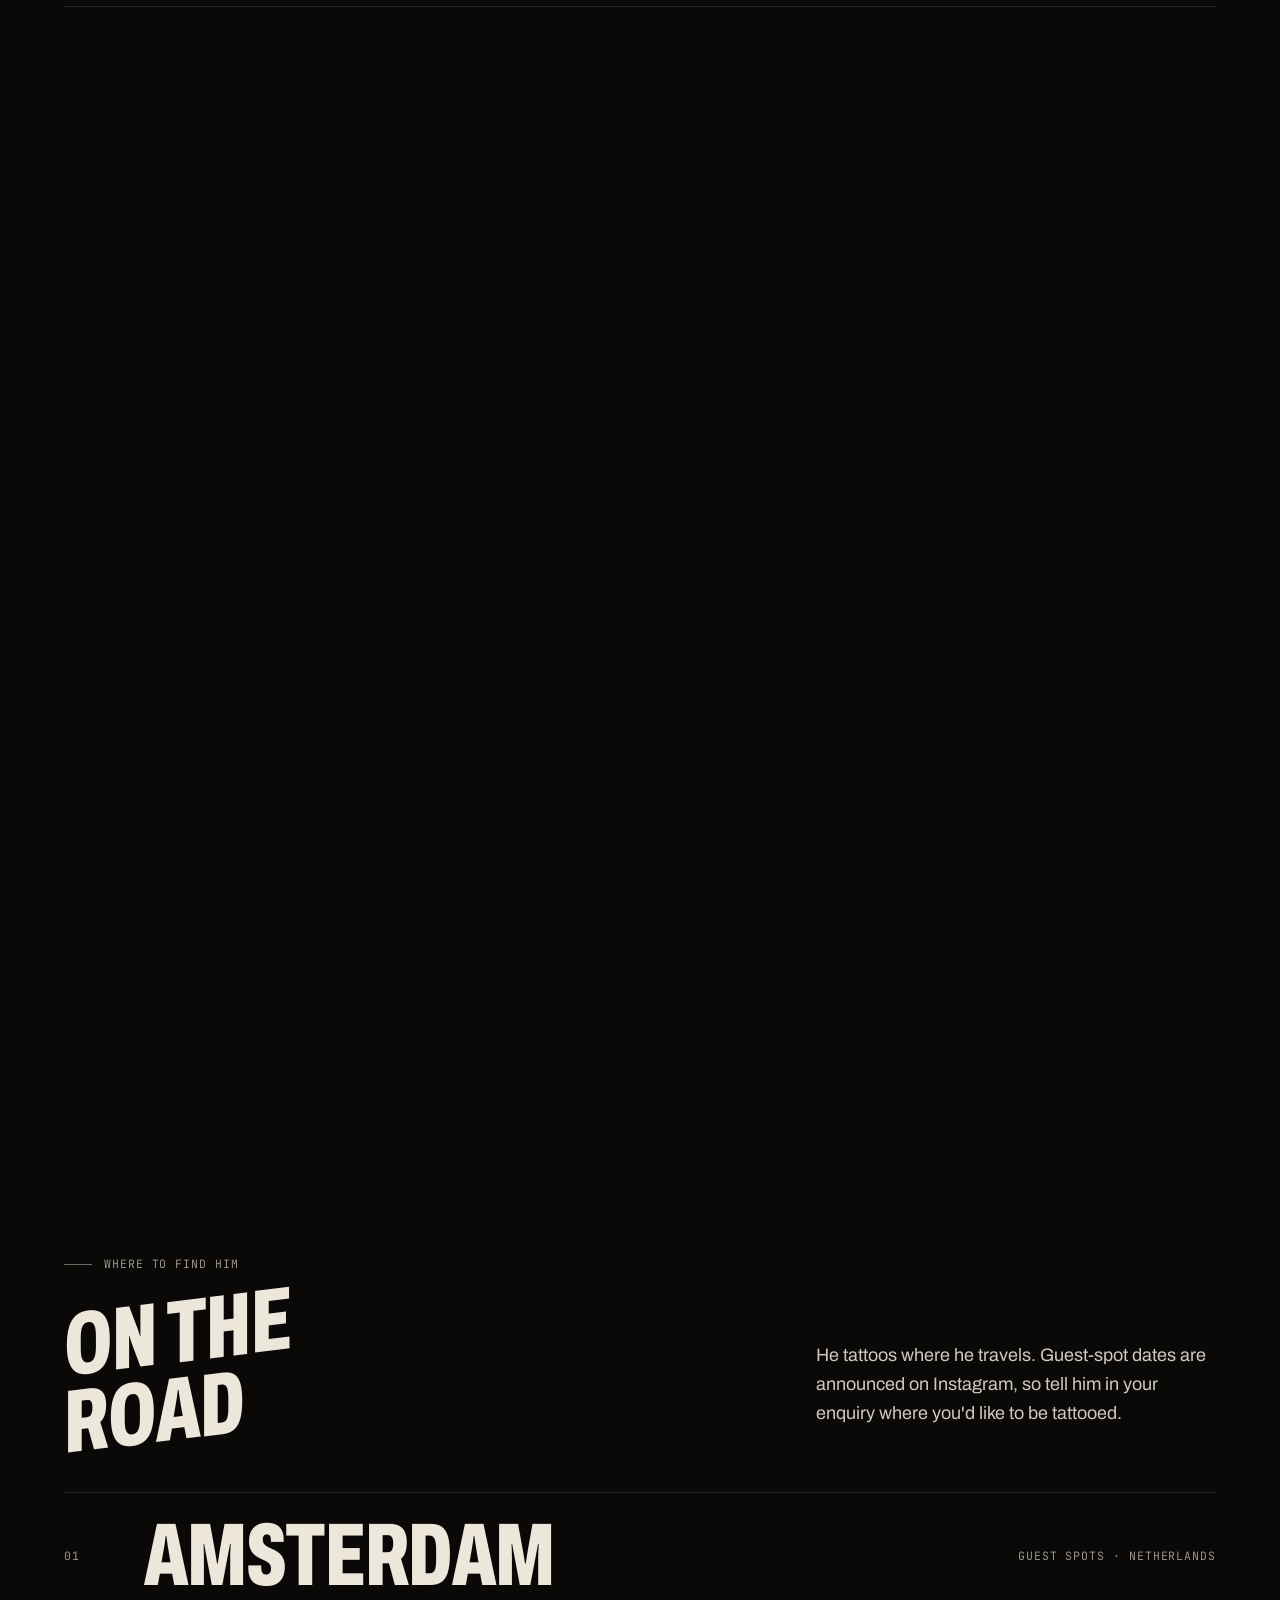
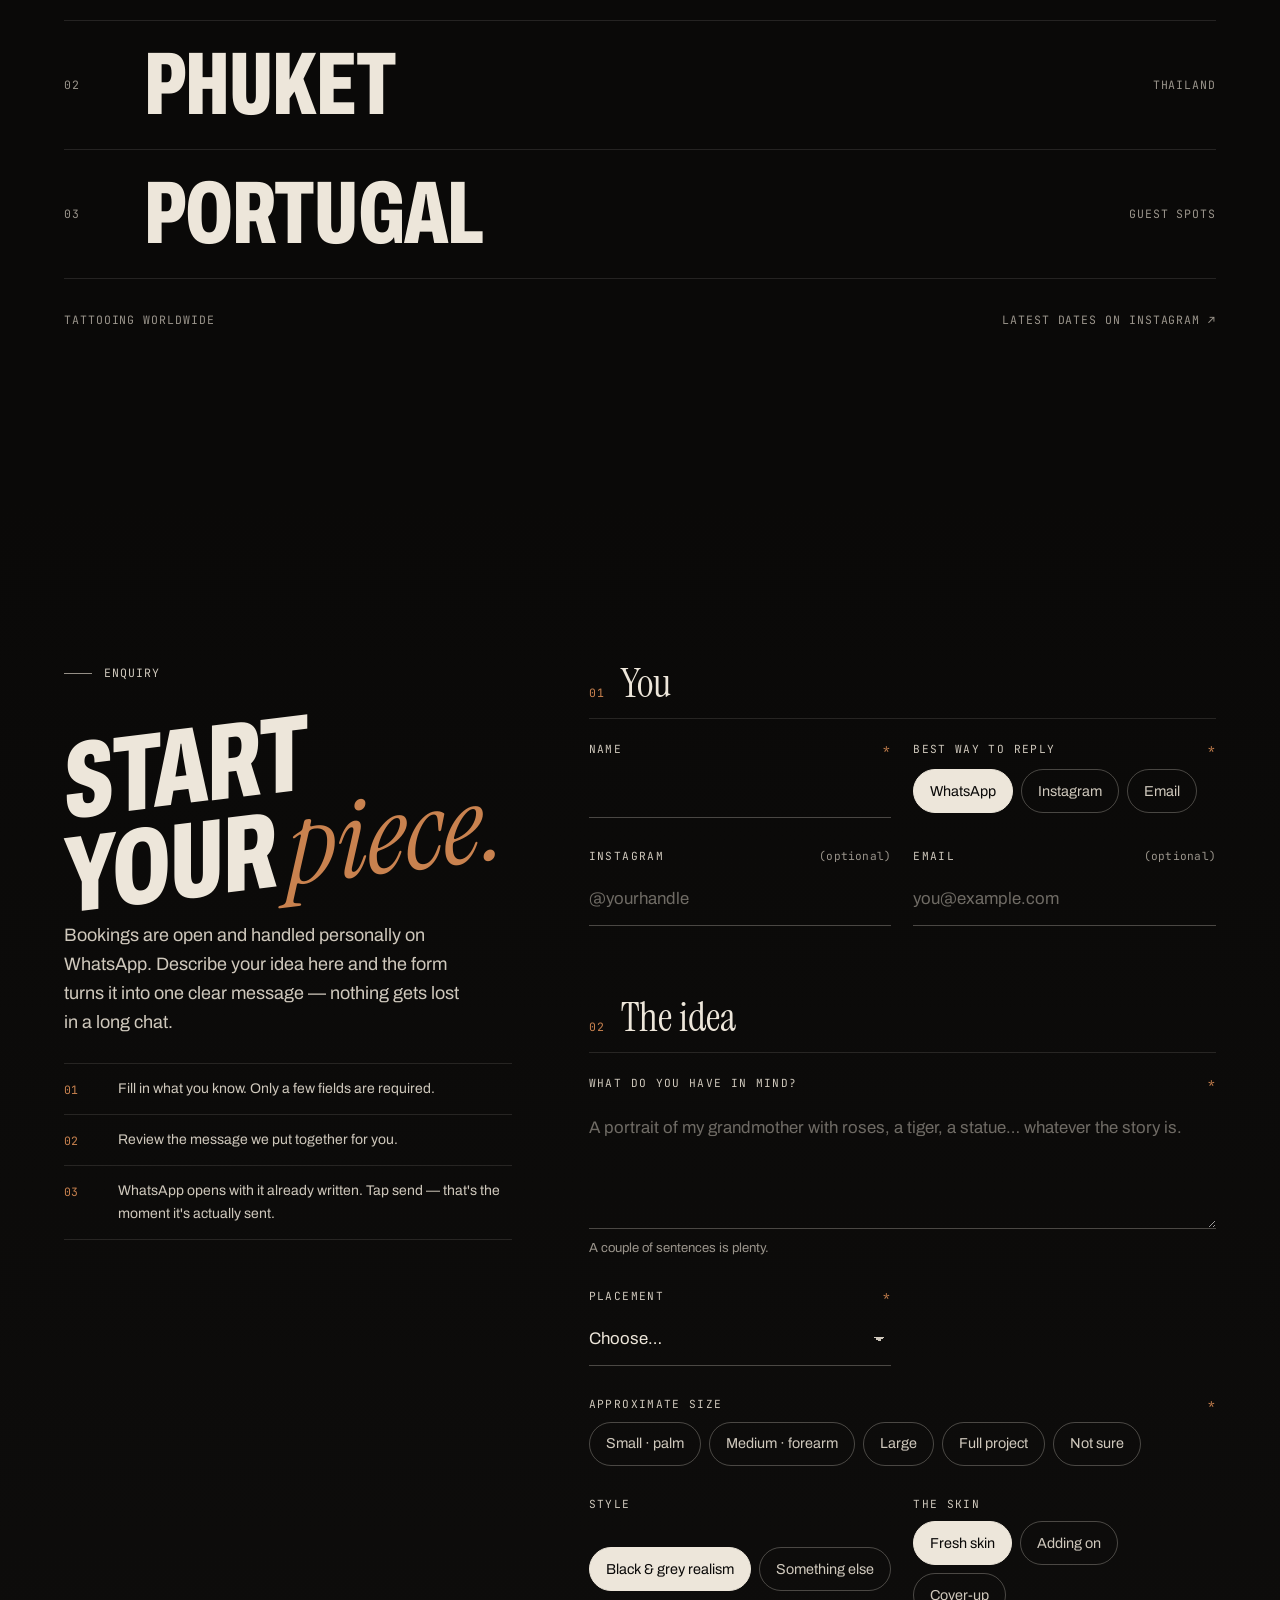
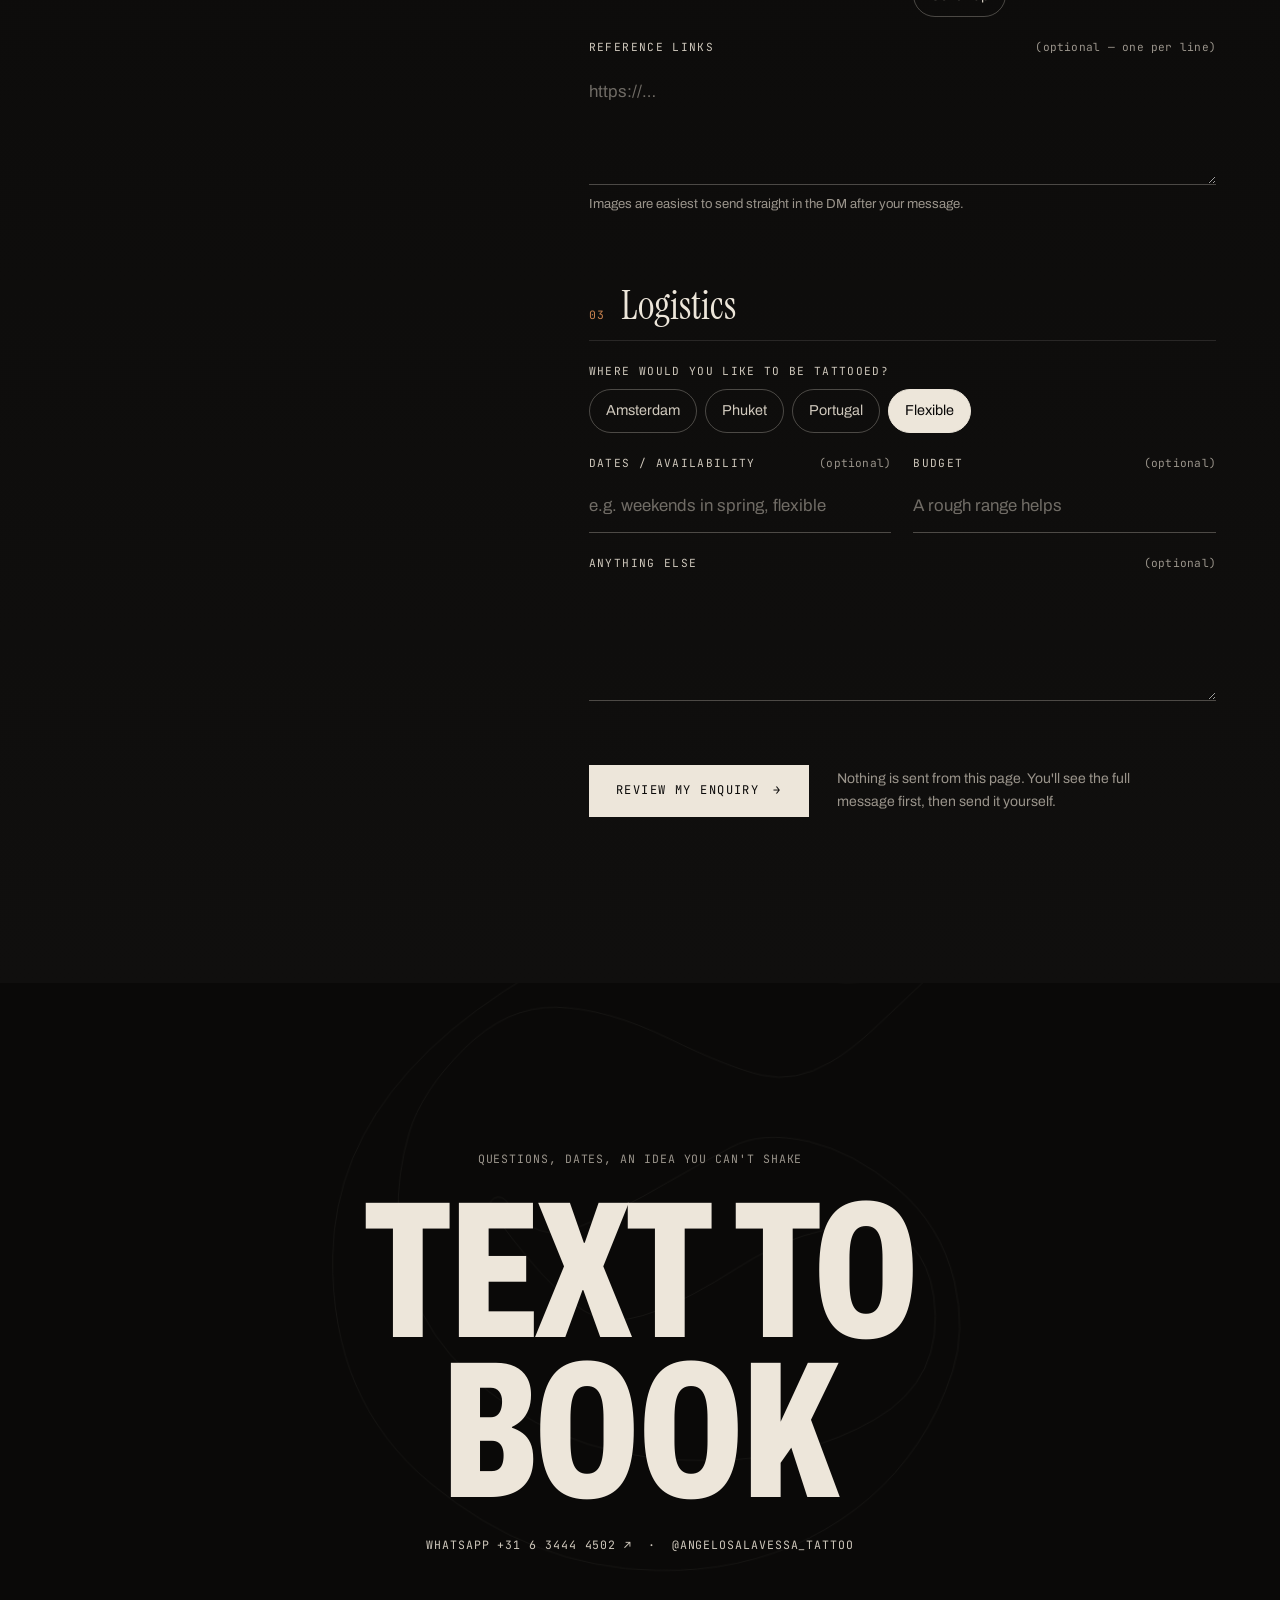
<file: dark.html>
<!doctype html>
<html lang="en" class="no-js">
<head>
<!-- ==========================================================================
     1. DOCUMENT METADATA
     ========================================================================== -->
<meta charset="utf-8">
<meta name="viewport" content="width=device-width, initial-scale=1, viewport-fit=cover">
<title>Ângelo Salavessa — Black &amp; Grey Realism Tattoo Artist</title>
<meta name="description" content="Ângelo Salavessa is a black & grey realism tattoo artist tattooing worldwide — Amsterdam, Phuket and Portugal. Bookings open via WhatsApp.">
<meta name="theme-color" content="#0A0908">
<meta name="color-scheme" content="dark">
<!-- ⚠ BEFORE LAUNCH: uncomment and set your real address (e.g. https://yourname.github.io/ or your custom domain) -->
<!-- <link rel="canonical" href="https://REPLACE-ME.github.io/"> -->
<meta property="og:type" content="website">
<meta property="og:title" content="Ângelo Salavessa — Black & Grey Realism">
<meta property="og:description" content="Black & grey realism tattoos. Amsterdam · Phuket · Portugal · Worldwide. Bookings open.">
<!-- ⚠ BEFORE LAUNCH: og:image must be an ABSOLUTE url, e.g. https://yourdomain/images/og.jpg (1200×630) -->
<!-- <meta property="og:image" content="https://REPLACE-ME.github.io/images/og.jpg"> -->
<!-- <meta property="og:url" content="https://REPLACE-ME.github.io/"> -->
<meta name="twitter:card" content="summary_large_image">
<link rel="icon" href="data:image/svg+xml,%3Csvg xmlns='http://www.w3.org/2000/svg' viewBox='0 0 64 64'%3E%3Crect width='64' height='64' rx='12' fill='%230A0908'/%3E%3Ctext x='32' y='47' text-anchor='middle' font-family='Georgia,serif' font-size='44' font-weight='700' fill='%23EDE6DA'%3ES%3C/text%3E%3C/svg%3E">

<!-- Early boot: enables JS styling, reduced-motion check, and a failsafe so content
     is never hidden if the main script fails. -->
<script>
  (function () {
    var h = document.documentElement;
    h.classList.remove('no-js'); h.classList.add('js');
    var reduce = window.matchMedia && window.matchMedia('(prefers-reduced-motion: reduce)').matches;
    if (!reduce) h.classList.add('is-loading');
    // Failsafe: whatever happens, reveal the page within 2.6s.
    window.__bootFailsafe = setTimeout(function () {
      h.classList.remove('is-loading'); h.classList.add('is-ready');
    }, 2600);
  })();
</script>

<!-- ==========================================================================
     2. EXTERNAL DEPENDENCIES (fonts only — no JS libraries needed)
     ========================================================================== -->
<link rel="preconnect" href="https://fonts.googleapis.com">
<link rel="preconnect" href="https://fonts.gstatic.com" crossorigin>
<link rel="stylesheet" href="https://fonts.googleapis.com/css2?family=Archivo:wdth,wght@62..125,300..900&family=Instrument+Serif:ital@0;1&family=JetBrains+Mono:wght@400;500&family=UnifrakturMaguntia&display=swap">

<style>
/* ==========================================================================
   3. DESIGN TOKENS + RESET
   ========================================================================== */
:root {
  /* Colour — ink, graphite, bone. One warm accent borrowed from the
     sunsets on the artist's feed; used sparingly. */
  --ink: #0A0908;
  --ink-2: #100F0E;
  --graphite: #1A1917;
  --graphite-2: #24221F;
  --line: rgba(237, 230, 218, 0.12);
  --line-strong: rgba(237, 230, 218, 0.28);
  --bone: #EDE6DA;
  --bone-dim: #CFC8BC;
  --muted: #9A948B;
  --accent: #C9824F;
  --accent-soft: rgba(201, 130, 79, 0.16);
  --danger: #E08A7A;
  --ok: #A9C29A;

  /* Type */
  --font-display: "Archivo", "Arial Narrow", "Helvetica Neue", Arial, sans-serif;
  --font-serif: "Instrument Serif", "Iowan Old Style", Georgia, "Times New Roman", serif;
  --font-body: "Archivo", system-ui, -apple-system, "Segoe UI", Roboto, sans-serif;
  --font-mono: "JetBrains Mono", ui-monospace, SFMono-Regular, Menlo, Consolas, monospace;
  --font-black: "UnifrakturMaguntia", "Old English Text MT", Georgia, serif;

  --fs-mono: 0.72rem;
  --fs-small: 0.875rem;
  --fs-body: clamp(1rem, 0.95rem + 0.25vw, 1.125rem);
  --fs-lead: clamp(1.125rem, 1rem + 0.6vw, 1.45rem);
  --fs-h3: clamp(1.6rem, 1.2rem + 1.6vw, 2.6rem);
  --fs-h2: clamp(2.6rem, 1.6rem + 5vw, 7rem);
  --fs-mega: clamp(4.2rem, 1rem + 15vw, 17rem);

  /* Layout */
  --gutter: clamp(20px, 5vw, 88px);
  --section: clamp(96px, 13vw, 200px);
  --max: 1560px;
  --nav-h: 72px;

  /* Motion */
  --ease-out: cubic-bezier(0.16, 1, 0.3, 1);
  --ease-in-out: cubic-bezier(0.65, 0, 0.35, 1);
  --t-fast: 180ms;
  --t-med: 420ms;
  --t-slow: 1100ms;
}

*, *::before, *::after { box-sizing: border-box; }
html { -webkit-text-size-adjust: 100%; scroll-behavior: smooth; scroll-padding-top: var(--nav-h); }
body {
  margin: 0; background: var(--ink); color: var(--bone);
  font-family: var(--font-body); font-size: var(--fs-body); line-height: 1.6;
  -webkit-font-smoothing: antialiased; text-rendering: optimizeLegibility;
  overflow-x: hidden; /* propagates to the viewport, so position: sticky keeps working */
}
img, canvas, svg { display: block; max-width: 100%; }
a { color: inherit; text-decoration: none; }
button, input, select, textarea { font: inherit; color: inherit; }
button { cursor: pointer; background: none; border: 0; padding: 0; }
h1, h2, h3, h4, p, figure, dl, dd { margin: 0; }
ul, ol { margin: 0; padding: 0; list-style: none; }
[hidden] { display: none !important; }
::selection { background: var(--bone); color: var(--ink); }

:focus { outline: none; }
:focus-visible { outline: 2px solid var(--accent); outline-offset: 4px; border-radius: 2px; }

.sr-only { position: absolute !important; width: 1px; height: 1px; padding: 0; margin: -1px; overflow: hidden; clip: rect(0 0 0 0); white-space: nowrap; border: 0; }
.skip { position: fixed; left: 16px; top: -60px; z-index: 200; background: var(--bone); color: var(--ink); padding: 10px 16px; font-weight: 600; transition: top var(--t-fast); }
.skip:focus { top: 16px; }

/* ==========================================================================
   4. GLOBAL PRIMITIVES
   ========================================================================== */
.mono { font-family: var(--font-mono); font-size: var(--fs-mono); letter-spacing: 0.08em; text-transform: uppercase; }
.serif { font-family: var(--font-serif); font-weight: 400; }
.display { font-family: var(--font-display); font-stretch: 62%; font-weight: 800; text-transform: uppercase; letter-spacing: -0.01em; line-height: 0.86; }
.muted { color: var(--muted); }
.wrap { width: 100%; max-width: var(--max); margin: 0 auto; padding: 0 var(--gutter); }
.section { position: relative; padding: var(--section) 0; }

.label { display: inline-flex; align-items: center; gap: 12px; color: var(--muted); }
.label::before { content: ""; width: 28px; height: 1px; background: currentColor; opacity: .7; }

/* Grain — a fixed film layer over everything */
.grain { position: fixed; inset: 0; z-index: 90; pointer-events: none; overflow: hidden; opacity: .07; }
.grain::before {
  content: ""; position: absolute; inset: -50%;
  background-image: url("data:image/svg+xml,%3Csvg xmlns='http://www.w3.org/2000/svg' width='240' height='240'%3E%3Cfilter id='n'%3E%3CfeTurbulence type='fractalNoise' baseFrequency='.9' numOctaves='3' stitchTiles='stitch'/%3E%3CfeColorMatrix values='0 0 0 0 1 0 0 0 0 1 0 0 0 0 1 0 0 0 .9 0'/%3E%3C/filter%3E%3Crect width='100%25' height='100%25' filter='url(%23n)'/%3E%3C/svg%3E");
  animation: grain 1.2s steps(6) infinite;
}
@keyframes grain {
  0% { transform: translate(0, 0); } 20% { transform: translate(-3%, 2%); } 40% { transform: translate(2%, -3%); }
  60% { transform: translate(-2%, -1%); } 80% { transform: translate(3%, 3%); } 100% { transform: translate(0, 0); }
}

/* Buttons */
.btn {
  position: relative; display: inline-flex; align-items: center; justify-content: center; gap: 14px;
  min-height: 52px; padding: 0 26px; border: 1px solid var(--line-strong);
  font-family: var(--font-mono); font-size: 0.75rem; letter-spacing: 0.12em; text-transform: uppercase;
  overflow: hidden; isolation: isolate; transition: color var(--t-med) var(--ease-out), border-color var(--t-med);
}
.btn::before {
  content: ""; position: absolute; inset: 0; z-index: -1; background: var(--bone);
  transform: translateY(101%); transition: transform var(--t-med) var(--ease-out);
}
.btn:hover::before, .btn:focus-visible::before { transform: translateY(0); }
.btn:hover, .btn:focus-visible { color: var(--ink); border-color: var(--bone); }
.btn:active { transform: translateY(1px); }
.btn--solid { background: var(--bone); color: var(--ink); border-color: var(--bone); }
.btn--solid::before { background: var(--accent); }
.btn--solid:hover, .btn--solid:focus-visible { color: var(--ink); border-color: var(--accent); }
.btn .arrow { display: inline-block; transition: transform var(--t-med) var(--ease-out); }
.btn:hover .arrow { transform: translateX(4px); }

.link-line { background: linear-gradient(currentColor, currentColor) 0 100% / 0 1px no-repeat; transition: background-size var(--t-med) var(--ease-out); padding-bottom: 2px; }
.link-line:hover, .link-line:focus-visible { background-size: 100% 1px; }

/* ==========================================================================
   MEDIA + PLACEHOLDER PLATES
   A "plate" is an honest placeholder for a missing photo. It's built from
   layered gradients and SVG turbulence so the layout still reads as finished.
   ========================================================================== */
.media { position: relative; overflow: hidden; background: var(--graphite); width: 100%; height: 100%; }
.media img { width: 100%; height: 100%; object-fit: cover; }
.plate {
  position: absolute; inset: 0; overflow: hidden;
  background:
    radial-gradient(55% 45% at var(--x1, 40%) var(--y1, 35%), rgba(237,230,218,.20), transparent 70%),
    radial-gradient(40% 35% at var(--x2, 65%) var(--y2, 70%), rgba(237,230,218,.10), transparent 70%),
    radial-gradient(90% 60% at 50% 125%, rgba(201,130,79,.12), transparent 70%),
    linear-gradient(var(--a, 160deg), #1c1a18, #0b0a09 75%);
}
.plate::before {
  content: ""; position: absolute; inset: -20%; opacity: .55; mix-blend-mode: soft-light;
  background-image: url("data:image/svg+xml,%3Csvg xmlns='http://www.w3.org/2000/svg' width='600' height='600'%3E%3Cfilter id='s'%3E%3CfeTurbulence type='fractalNoise' baseFrequency='.008' numOctaves='5' seed='4'/%3E%3CfeColorMatrix type='saturate' values='0'/%3E%3C/filter%3E%3Crect width='100%25' height='100%25' filter='url(%23s)'/%3E%3C/svg%3E");
  background-size: 140% 140%; background-position: var(--bp, 30% 40%);
}
.plate::after { content: ""; position: absolute; inset: 12px; border: 1px solid rgba(237,230,218,.10); pointer-events: none; }
.plate__inner { position: absolute; left: 24px; right: 24px; bottom: 22px; display: grid; gap: 4px; color: var(--bone-dim); z-index: 1; }
.plate__inner strong { font-family: var(--font-serif); font-weight: 400; font-size: clamp(1.2rem, 1rem + 1vw, 1.8rem); line-height: 1.1; color: var(--bone); }
.plate__inner .mono { font-size: .62rem; color: var(--muted); overflow-wrap: anywhere; }
.plate__cross { position: absolute; top: 24px; right: 24px; width: 18px; height: 18px; opacity: .45; z-index: 1; }
.plate__cross::before, .plate__cross::after { content: ""; position: absolute; background: var(--bone); }
.plate__cross::before { left: 50%; top: 0; bottom: 0; width: 1px; }
.plate__cross::after { top: 50%; left: 0; right: 0; height: 1px; }

/* ==========================================================================
   LOADER (brief, skippable by design — max ~1.6s, failsafe at 2.6s)
   ========================================================================== */
.loader { display: none; }
.is-loading .loader {
  display: grid; place-items: center; position: fixed; inset: 0; z-index: 150; background: var(--ink);
}
.loader__mark {
  font-family: var(--font-black); font-size: clamp(90px, 18vw, 200px); line-height: 1; color: var(--bone);
  clip-path: inset(100% 0 0 0); animation: markIn 1.1s var(--ease-out) .1s forwards;
}
.loader__meta { position: absolute; bottom: 32px; left: var(--gutter); right: var(--gutter); display: flex; justify-content: space-between; color: var(--muted); }
@keyframes markIn { to { clip-path: inset(0 0 0 0); } }
.loader.is-out { animation: loaderOut .9s var(--ease-in-out) forwards; }
@keyframes loaderOut { to { clip-path: inset(0 0 100% 0); } }

/* ==========================================================================
   CURSOR (desktop / fine pointer only — the native pointer stays visible)
   ========================================================================== */
.cursor { position: fixed; left: 0; top: 0; z-index: 120; pointer-events: none; display: none; }
.has-cursor .cursor { display: block; }
.cursor__ring {
  position: absolute; width: 34px; height: 34px; margin: -17px 0 0 -17px; border: 1px solid rgba(237,230,218,.5); border-radius: 50%;
  transition: width var(--t-med) var(--ease-out), height var(--t-med) var(--ease-out), margin var(--t-med) var(--ease-out), background-color var(--t-med), border-color var(--t-med);
}
.cursor__label { position: absolute; transform: translate(-50%, -50%); color: var(--ink); opacity: 0; transition: opacity var(--t-fast); font-family: var(--font-mono); font-size: .62rem; letter-spacing: .14em; text-transform: uppercase; }
.cursor.is-view .cursor__ring { width: 86px; height: 86px; margin: -43px 0 0 -43px; background: var(--bone); border-color: var(--bone); }
.cursor.is-view .cursor__label { opacity: 1; }
.cursor.is-link .cursor__ring { width: 12px; height: 12px; margin: -6px 0 0 -6px; background: var(--accent); border-color: var(--accent); }
.cursor.is-hidden { opacity: 0; }

/* ==========================================================================
   5. NAVIGATION
   ========================================================================== */
.nav {
  position: fixed; inset: 0 0 auto 0; z-index: 100; height: var(--nav-h);
  padding-top: env(safe-area-inset-top);
  transition: background-color var(--t-med), border-color var(--t-med), transform var(--t-med) var(--ease-out);
  border-bottom: 1px solid transparent;
}
.nav.is-solid { background: rgba(10, 9, 8, 0.82); border-bottom-color: var(--line); -webkit-backdrop-filter: blur(10px); backdrop-filter: blur(10px); }
.nav__inner { height: 100%; display: flex; align-items: center; justify-content: space-between; gap: 24px; }
.nav__brand { display: inline-flex; align-items: center; gap: 14px; }
.nav__mark { font-family: var(--font-black); font-size: 2rem; line-height: 1; transform: translateY(2px); }
.nav__name { font-family: var(--font-mono); font-size: .7rem; letter-spacing: .14em; text-transform: uppercase; color: var(--bone-dim); }
.nav__links { display: flex; align-items: center; gap: clamp(18px, 2.4vw, 40px); }
.nav__links a:not(.btn) { position: relative; font-family: var(--font-mono); font-size: .72rem; letter-spacing: .14em; text-transform: uppercase; color: var(--bone-dim); padding: 8px 0; transition: color var(--t-fast); }
.nav__links a:not(.btn)::after { content: ""; position: absolute; left: 0; right: 0; bottom: 2px; height: 1px; background: var(--accent); transform: scaleX(0); transform-origin: right; transition: transform var(--t-med) var(--ease-out); }
.nav__links a:not(.btn):hover, .nav__links a[aria-current="true"] { color: var(--bone); }
.nav__links a:not(.btn):hover::after, .nav__links a[aria-current="true"]::after { transform: scaleX(1); transform-origin: left; }
.nav__links .btn { min-height: 40px; padding: 0 18px; }
.nav__toggle { display: none; align-items: center; gap: 12px; min-height: 44px; padding: 0 4px; font-family: var(--font-mono); font-size: .72rem; letter-spacing: .14em; text-transform: uppercase; }
.nav__burger { width: 22px; height: 10px; position: relative; }
.nav__burger::before, .nav__burger::after { content: ""; position: absolute; left: 0; right: 0; height: 1px; background: var(--bone); transition: transform var(--t-med) var(--ease-out), top var(--t-med) var(--ease-out); }
.nav__burger::before { top: 0; } .nav__burger::after { top: 9px; }
.nav__toggle[aria-expanded="true"] .nav__burger::before { top: 5px; transform: rotate(45deg); }
.nav__toggle[aria-expanded="true"] .nav__burger::after { top: 5px; transform: rotate(-45deg); }

.menu {
  position: fixed; inset: 0; z-index: 99; background: var(--ink);
  display: flex; flex-direction: column; justify-content: flex-end;
  padding: calc(var(--nav-h) + 24px) var(--gutter) calc(32px + env(safe-area-inset-bottom));
  clip-path: inset(0 0 100% 0); visibility: hidden;
  transition: clip-path .7s var(--ease-in-out), visibility 0s linear .7s;
}
.menu.is-open { clip-path: inset(0 0 0 0); visibility: visible; transition: clip-path .7s var(--ease-in-out), visibility 0s; }
.menu__list { display: grid; gap: 4px; }
.menu__list a { display: flex; align-items: baseline; gap: 16px; padding: 6px 0; }
.menu__list .display { font-size: clamp(3.4rem, 17vw, 6rem); }
.menu__foot { margin-top: 40px; padding-top: 20px; border-top: 1px solid var(--line); display: flex; justify-content: space-between; gap: 16px; color: var(--muted); }

/* ==========================================================================
   6. HERO — three planes: background atmosphere, the plate, foreground dust
   ========================================================================== */
.hero { position: relative; min-height: 100vh; min-height: 100svh; overflow: hidden; isolation: isolate; display: flex; align-items: flex-end; }
.hero__stage { position: absolute; inset: 0; z-index: 0; }
.hero__plane { position: absolute; inset: -5%; will-change: transform; }
.hero__smoke {
  position: absolute; inset: 0; width: 100%; height: 100%;
  background:
    radial-gradient(50% 45% at 68% 40%, rgba(237,230,218,.10), transparent 70%),
    radial-gradient(60% 50% at 20% 80%, rgba(201,130,79,.07), transparent 70%),
    var(--ink);
}
.hero__bgimg { position: absolute; inset: 0; width: 100%; height: 100%; object-fit: cover; opacity: 0; filter: blur(14px) grayscale(.4); transform: scale(1.12); transition: opacity 1.6s var(--ease-out); mix-blend-mode: luminosity; }
.hero__bgimg.is-loaded { opacity: .28; }
.hero__glyph {
  position: absolute; right: -2vw; top: 50%; transform: translateY(-50%);
  font-family: var(--font-black); font-size: min(120vh, 95vw); line-height: .8;
  color: transparent; -webkit-text-stroke: 1px rgba(237,230,218,.07); filter: blur(1.5px);
  user-select: none;
}
.hero__plane--mid { inset: 0; }
.hero__frame {
  position: absolute; right: clamp(24px, 9vw, 180px); top: clamp(96px, 15vh, 160px);
  width: clamp(260px, 29vw, 500px); aspect-ratio: 4 / 5;
  box-shadow: 0 60px 120px -30px rgba(0,0,0,.9);
}
.hero__frame .media { position: absolute; inset: 0; }
.hero__frame-cap { position: absolute; left: 0; right: 0; top: calc(100% + 14px); display: flex; justify-content: space-between; gap: 12px; color: var(--muted); }
.hero__plane--fg { inset: 0; pointer-events: none; z-index: 3; }
.hero__dust { position: absolute; inset: 0; width: 100%; height: 100%; }
.hero::after {
  content: ""; position: absolute; inset: 0; z-index: 1; pointer-events: none;
  background:
    linear-gradient(to top, var(--ink) 0%, rgba(10,9,8,.75) 22%, transparent 55%),
    linear-gradient(to right, rgba(10,9,8,.7) 0%, transparent 55%);
}
.hero__content { position: relative; z-index: 2; width: 100%; padding-bottom: clamp(40px, 7vh, 88px); padding-top: calc(var(--nav-h) + 40px); }
.hero__kicker { color: var(--bone-dim); margin-bottom: clamp(16px, 2.5vh, 28px); display: flex; flex-wrap: wrap; gap: 10px 22px; }
.hero__kicker .dot { display: inline-block; width: 7px; height: 7px; border-radius: 50%; background: var(--accent); margin-right: 8px; box-shadow: 0 0 0 0 var(--accent-soft); animation: pulse 2.4s infinite; vertical-align: 1px; }
@keyframes pulse { 0% { box-shadow: 0 0 0 0 rgba(201,130,79,.55); } 70% { box-shadow: 0 0 0 10px rgba(201,130,79,0); } 100% { box-shadow: 0 0 0 0 rgba(201,130,79,0); } }
.hero__name { font-size: var(--fs-mega); mix-blend-mode: difference; color: var(--bone); }
.hero__name .line { display: block; overflow: hidden; padding-bottom: .04em; margin-bottom: -.06em; }
.hero__name .line > span { display: inline-block; white-space: nowrap; }
.hero__name .line:nth-child(2) { padding-left: clamp(0px, 8vw, 160px); }
.hero__row { display: grid; grid-template-columns: minmax(0, 1fr) auto; gap: 32px 48px; align-items: end; margin-top: clamp(20px, 3vh, 36px); }
.hero__tag { font-size: clamp(1.6rem, 1.1rem + 2vw, 3rem); line-height: 1.05; font-style: italic; color: var(--bone); }
.hero__lede { max-width: 42ch; margin-top: 12px; color: var(--bone-dim); font-size: var(--fs-small); }
.hero__ctas { display: flex; flex-wrap: wrap; gap: 12px; }
.hero__scroll { position: absolute; z-index: 2; right: var(--gutter); bottom: clamp(40px, 7vh, 88px); display: none; flex-direction: column; align-items: center; gap: 14px; color: var(--muted); }
.hero__scroll-line { width: 1px; height: 64px; background: var(--line); position: relative; overflow: hidden; }
.hero__scroll-line::after { content: ""; position: absolute; left: 0; top: 0; width: 1px; height: 40%; background: var(--bone); animation: scrollLine 2.2s var(--ease-in-out) infinite; }
@keyframes scrollLine { 0% { transform: translateY(-100%); } 100% { transform: translateY(260%); } }
.hero__corner { position: absolute; z-index: 2; top: calc(var(--nav-h) + 20px); left: var(--gutter); color: var(--muted); display: grid; gap: 4px; }

/* Intro choreography (only when JS is running; failsafe reveals after 2.6s) */
.js:not(.is-ready) .hero__name .line > span { transform: translateY(108%); }
.js:not(.is-ready) [data-intro] { opacity: 0; transform: translateY(18px); }
.js:not(.is-ready) .hero__frame { clip-path: inset(100% 0 0 0); }
.hero__name .line > span { transition: transform 1.3s var(--ease-out); }
.hero__name .line:nth-child(2) > span { transition-delay: .09s; }
[data-intro] { transition: opacity 1s var(--ease-out), transform 1s var(--ease-out); transition-delay: calc(var(--d, 0) * 1s + .35s); }
.hero__frame { clip-path: inset(0 0 0 0); transition: clip-path 1.6s var(--ease-in-out) .1s; }

/* ==========================================================================
   SCROLL REVEALS (gated behind .motion-ready so nothing hides if JS fails)
   ========================================================================== */
.motion-ready [data-reveal="text"]:not(.is-in) { opacity: 0; translate: 0 34px; }
[data-reveal="text"] { transition: opacity 1s var(--ease-out), translate 1.1s var(--ease-out); transition-delay: calc(var(--d, 0) * 1s); }
.reveal-media { overflow: hidden; }
.reveal-media .media { transition: transform 1.8s var(--ease-out); }
.reveal-media { clip-path: inset(0 0 0 0); transition: clip-path 1.4s var(--ease-in-out); transition-delay: calc(var(--d, 0) * 1s); }
.motion-ready [data-reveal="up"]:not(.is-in) { clip-path: inset(100% 0 0 0); }
.motion-ready [data-reveal="left"]:not(.is-in) { clip-path: inset(0 100% 0 0); }
.motion-ready [data-reveal="right"]:not(.is-in) { clip-path: inset(0 0 0 100%); }
.motion-ready [data-reveal="center"]:not(.is-in) { clip-path: inset(18% 18% 18% 18%); }
.motion-ready [data-reveal="center"]:not(.is-in) .media,
.motion-ready [data-reveal="up"]:not(.is-in) .media,
.motion-ready [data-reveal="left"]:not(.is-in) .media,
.motion-ready [data-reveal="right"]:not(.is-in) .media { transform: scale(1.22); }

/* ==========================================================================
   7a. ARTIST (editorial feature)
   ========================================================================== */
.artist__grid { display: grid; grid-template-columns: repeat(12, minmax(0, 1fr)); gap: 0 clamp(16px, 2vw, 32px); align-items: start; }
.artist__head { grid-column: 1 / -1; margin-bottom: clamp(48px, 7vw, 110px); }
.artist__statement { font-size: clamp(2.2rem, 1.2rem + 4.2vw, 6rem); line-height: .98; letter-spacing: -.01em; max-width: 16ch; margin-top: 28px; }
.artist__statement em { color: var(--accent); }
.artist__media { grid-column: 1 / span 6; position: relative; }
.artist__portrait { aspect-ratio: 4 / 5; width: 82%; }
.artist__studio { position: absolute; right: 0; bottom: -12%; width: 46%; aspect-ratio: 3 / 4; box-shadow: 0 40px 80px -20px rgba(0,0,0,.85); }
.artist__text { grid-column: 8 / span 5; padding-top: clamp(24px, 6vw, 120px); display: grid; gap: 22px; }
.artist__text p { color: var(--bone-dim); }
.artist__text .lead { font-size: var(--fs-lead); color: var(--bone); line-height: 1.45; }
.facts { margin-top: 18px; border-top: 1px solid var(--line); }
.facts div { display: grid; grid-template-columns: 9.5em minmax(0,1fr); gap: 16px; padding: 14px 0; border-bottom: 1px solid var(--line); }
.facts dt { color: var(--muted); }
.facts dd { color: var(--bone); }

/* Drift band — scroll-linked text */
.band { padding: clamp(40px, 6vw, 80px) 0; overflow: hidden; border-top: 1px solid var(--line); border-bottom: 1px solid var(--line); }
.band__track { display: flex; gap: .4em; white-space: nowrap; will-change: transform; font-size: clamp(3rem, 1rem + 8vw, 10rem); }
.band__track span { color: transparent; -webkit-text-stroke: 1px rgba(237,230,218,.35); }
.band__track span.solid { color: var(--bone); -webkit-text-stroke: 0; }
.band__track .sep { font-family: var(--font-black); -webkit-text-stroke: 0; color: var(--accent); font-size: .6em; align-self: center; text-transform: none; }

/* ==========================================================================
   7b. SIGNATURE WORK — asymmetric editorial composition
   ========================================================================== */
.sig__head { display: grid; grid-template-columns: minmax(0, 1fr) minmax(0, 1fr); gap: 32px; align-items: end; margin-bottom: clamp(56px, 8vw, 120px); }
.sig__title { font-size: var(--fs-h2); }
.sig__intro { color: var(--bone-dim); max-width: 38ch; justify-self: end; }
.sig__intro .serif { font-size: var(--fs-h3); line-height: 1.05; color: var(--bone); display: block; margin-bottom: 14px; font-style: italic; }
.sig__list { display: grid; grid-template-columns: repeat(12, minmax(0, 1fr)); gap: clamp(48px, 7vw, 120px) clamp(16px, 2vw, 32px); }
.piece { position: relative; }
.piece__btn { display: block; width: 100%; text-align: left; cursor: pointer; }
.piece__frame { position: relative; }
.piece__frame .media { position: absolute; inset: 0; }
.piece__btn:hover .media img, .piece__btn:focus-visible .media img { transform: scale(1.04); }
.piece .media img { transition: transform 1.2s var(--ease-out); }
.piece__cap { display: grid; grid-template-columns: auto minmax(0,1fr); gap: 4px 18px; margin-top: 18px; align-items: baseline; }
.piece__no { font-family: var(--font-mono); font-size: var(--fs-mono); color: var(--accent); letter-spacing: .1em; }
.piece__title { font-family: var(--font-serif); font-size: var(--fs-h3); line-height: 1.02; }
.piece__meta { grid-column: 2; color: var(--muted); }
.piece__big { position: absolute; top: -0.42em; z-index: 2; font-family: var(--font-display); font-stretch: 62%; font-weight: 800; font-size: clamp(5rem, 3rem + 7vw, 12rem); line-height: 1; color: transparent; -webkit-text-stroke: 1px rgba(237,230,218,.4); pointer-events: none; }
.piece--a { grid-column: 1 / span 6; } .piece--a .piece__frame { aspect-ratio: 4 / 5; } .piece--a .piece__big { right: -0.25em; }
.piece--b { grid-column: 8 / span 5; margin-top: 34vh; } .piece--b .piece__frame { aspect-ratio: 3 / 4; } .piece--b .piece__big { left: -0.45em; }
.piece--c { grid-column: 2 / span 7; } .piece--c .piece__frame { aspect-ratio: 5 / 4; } .piece--c .piece__big { right: -0.3em; }
.piece--d { grid-column: 9 / span 4; margin-top: 18vh; } .piece--d .piece__frame { aspect-ratio: 4 / 5; } .piece--d .piece__big { left: -0.4em; }
.piece--e { grid-column: 3 / span 5; } .piece--e .piece__frame { aspect-ratio: 3 / 4; } .piece--e .piece__big { right: -0.35em; }
.piece--f { grid-column: 9 / span 4; margin-top: 26vh; } .piece--f .piece__frame { aspect-ratio: 4 / 5; } .piece--f .piece__big { left: -0.4em; }

/* ==========================================================================
   7c. INDEX — filterable archive
   ========================================================================== */
.index { background: var(--ink-2); }
.index__head { display: flex; flex-wrap: wrap; justify-content: space-between; align-items: end; gap: 28px; margin-bottom: clamp(36px, 5vw, 64px); }
.index__title { font-size: var(--fs-h2); }
.filters { display: flex; flex-wrap: wrap; gap: 8px; }
.filter {
  min-height: 42px; padding: 0 16px; border: 1px solid var(--line); border-radius: 999px;
  font-family: var(--font-mono); font-size: .7rem; letter-spacing: .1em; text-transform: uppercase; color: var(--bone-dim);
  display: inline-flex; align-items: center; gap: 8px; transition: background-color var(--t-fast), color var(--t-fast), border-color var(--t-fast);
}
.filter sup { font-size: .6rem; color: var(--muted); top: 0; }
.filter:hover { border-color: var(--line-strong); color: var(--bone); }
.filter[aria-pressed="true"] { background: var(--bone); border-color: var(--bone); color: var(--ink); }
.filter[aria-pressed="true"] sup { color: var(--ink); }
.grid { columns: 3 300px; column-gap: clamp(12px, 1.6vw, 24px); }
.tile { break-inside: avoid; margin-bottom: clamp(12px, 1.6vw, 24px); transition: opacity .5s var(--ease-out), transform .6s var(--ease-out), translate 1.1s var(--ease-out); }
.tile.is-hiding { opacity: 0; transform: scale(.96); }
.tile__btn { display: block; width: 100%; text-align: left; position: relative; }
.tile__frame { position: relative; overflow: hidden; }
.tile__frame .media { position: absolute; inset: 0; }
.tile .media img, .tile .plate { transition: transform 1s var(--ease-out), filter .6s; }
.tile__btn:hover .media img, .tile__btn:focus-visible .media img { transform: scale(1.05); }
.tile__overlay { position: absolute; inset: 0; display: flex; align-items: flex-end; justify-content: space-between; padding: 16px; gap: 12px; background: linear-gradient(to top, rgba(10,9,8,.85), transparent 50%); opacity: 0; transition: opacity var(--t-med); }
.tile__btn:hover .tile__overlay, .tile__btn:focus-visible .tile__overlay { opacity: 1; }
.tile__cap { display: flex; justify-content: space-between; gap: 12px; padding-top: 10px; }
.tile__cap .serif { font-size: 1.2rem; line-height: 1.2; }
.tile__cap .mono { color: var(--muted); white-space: nowrap; padding-top: 4px; }
.tile--more a { display: grid; place-items: center; text-align: center; aspect-ratio: 4 / 5; border: 1px solid var(--line); padding: 28px; gap: 10px; transition: border-color var(--t-med), background-color var(--t-med); }
.tile--more a:hover { border-color: var(--accent); background: var(--accent-soft); }
.tile--more a { overflow: hidden; min-width: 0; }
.tile--more .display { font-size: clamp(1.8rem, 1rem + 2.4vw, 4rem); }
.tile--more .mono { overflow-wrap: anywhere; }
@media (max-width: 560px) { .tile--more a { padding: 16px; } .tile--more .mono { font-size: .6rem; } }
.index__empty { padding: 40px 0; color: var(--muted); }

/* ==========================================================================
   LIGHTBOX
   ========================================================================== */
.lightbox { position: fixed; inset: 0; z-index: 140; }
.lightbox__backdrop { position: absolute; inset: 0; background: rgba(6,5,5,.94); -webkit-backdrop-filter: blur(6px); backdrop-filter: blur(6px); opacity: 0; transition: opacity .5s var(--ease-out); }
.lightbox.is-open .lightbox__backdrop { opacity: 1; }
.lightbox__inner { position: absolute; inset: 0; display: grid; grid-template-columns: minmax(0, 1fr) minmax(220px, 320px); gap: 40px; padding: calc(var(--nav-h) + 8px) var(--gutter) 40px; pointer-events: none; }
.lightbox__inner > * { pointer-events: auto; }
.lightbox__stage { position: relative; display: grid; place-items: center; min-height: 0; }
.lightbox__media { position: relative; height: 100%; max-height: calc(100vh - var(--nav-h) - 60px); aspect-ratio: var(--ratio, 4 / 5); max-width: 100%; clip-path: inset(0 0 0 0); transition: clip-path .9s var(--ease-in-out), opacity .4s; }
.lightbox__media .media { position: absolute; inset: 0; background: var(--graphite); }
.lightbox__media .media img { object-fit: contain; background: #050505; }
.lightbox.is-swapping .lightbox__media { clip-path: inset(0 0 0 100%); }
.lightbox:not(.is-open) .lightbox__media { clip-path: inset(100% 0 0 0); }
.lightbox__side { align-self: end; display: grid; gap: 16px; padding-bottom: 8px; opacity: 0; transform: translateY(16px); transition: opacity .6s var(--ease-out) .2s, transform .6s var(--ease-out) .2s; }
.lightbox.is-open .lightbox__side { opacity: 1; transform: none; }
.lightbox__title { font-family: var(--font-serif); font-size: clamp(2rem, 1.4rem + 2vw, 3.4rem); line-height: 1; }
.lightbox__meta { color: var(--muted); display: grid; gap: 6px; }
.lightbox__desc { color: var(--bone-dim); font-size: var(--fs-small); }
.lightbox__nav { display: flex; gap: 8px; margin-top: 8px; }
.lightbox__nav button, .lightbox__close { min-width: 52px; min-height: 52px; border: 1px solid var(--line-strong); display: inline-grid; place-items: center; transition: background-color var(--t-fast), color var(--t-fast); }
.lightbox__nav button:hover, .lightbox__close:hover { background: var(--bone); color: var(--ink); }
.lightbox__close { position: absolute; top: calc(12px + env(safe-area-inset-top)); right: var(--gutter); padding: 0 18px; gap: 10px; grid-auto-flow: column; font-family: var(--font-mono); font-size: .72rem; letter-spacing: .14em; text-transform: uppercase; }
.lightbox__count { color: var(--accent); }

/* ==========================================================================
   8. PROCESS — horizontal on large screens, vertical elsewhere
   ========================================================================== */
.process__intro { display: grid; grid-template-columns: minmax(0,1fr) minmax(0,1fr); gap: 32px; align-items: end; margin-bottom: clamp(48px, 6vw, 80px); }
.process__title { font-size: var(--fs-h2); }
.process__lede { color: var(--bone-dim); max-width: 40ch; justify-self: end; }
.process__track { display: grid; gap: clamp(20px, 3vw, 40px); }
.step { position: relative; border-top: 1px solid var(--line); padding-top: 24px; display: grid; gap: 18px; }
.step__no { font-family: var(--font-display); font-stretch: 62%; font-weight: 800; font-size: clamp(4rem, 3rem + 4vw, 8rem); line-height: .8; color: transparent; -webkit-text-stroke: 1px rgba(237,230,218,.45); }
.step__title { font-family: var(--font-serif); font-size: var(--fs-h3); line-height: 1.05; }
.step p { color: var(--bone-dim); max-width: 40ch; }
.step__art { aspect-ratio: 16 / 10; position: relative; overflow: hidden; border: 1px solid var(--line); }
.step__art .plate::after { display: none; }
.step__glyph { position: absolute; inset: 0; display: grid; place-items: center; font-family: var(--font-black); font-size: clamp(5rem, 9vw, 9rem); color: rgba(237,230,218,.16); z-index: 1; }
.step__tag { position: absolute; left: 16px; top: 16px; z-index: 1; color: var(--muted); }
.process.is-horizontal { padding: 0; }
.process.is-horizontal .process__sticky { padding-top: var(--nav-h); }
.process.is-horizontal .process__title { font-size: clamp(2.6rem, 1.4rem + 3.4vw, 5.6rem); }
.process.is-horizontal .step__no { font-size: clamp(3rem, 2rem + 2.6vw, 5.6rem); }
.process.is-horizontal .step__art { aspect-ratio: 16 / 8; }
.process.is-horizontal .step { gap: 14px; }
.process.is-horizontal .process__sticky { position: sticky; top: 0; height: 100vh; overflow: hidden; display: flex; flex-direction: column; justify-content: center; }
.process.is-horizontal .process__track { display: flex; gap: clamp(28px, 3vw, 56px); width: max-content; padding: 0 var(--gutter); will-change: transform; }
.process.is-horizontal .step { flex: 0 0 clamp(320px, 31vw, 480px); }
.process.is-horizontal .process__intro { margin-bottom: clamp(32px, 4vh, 56px); }
.process__progress { height: 1px; background: var(--line); margin: clamp(28px, 4vh, 48px) var(--gutter) 0; position: relative; display: none; }
.process.is-horizontal .process__progress { display: block; }
.process__progress span { position: absolute; inset: 0; background: var(--accent); transform-origin: left; transform: scaleX(0); }

/* ==========================================================================
   STUDIO / LOCATIONS
   ========================================================================== */
.studio__head { display: grid; grid-template-columns: minmax(0,1fr) minmax(0,1fr); gap: 32px; align-items: end; margin-bottom: clamp(40px, 5vw, 72px); }
.studio__title { font-size: var(--fs-h2); }
.studio__lede { color: var(--bone-dim); max-width: 40ch; justify-self: end; }
.places { border-top: 1px solid var(--line); }
.place { position: relative; display: grid; grid-template-columns: 4rem minmax(0,1fr) auto; gap: 16px; align-items: center; padding: clamp(14px, 2vw, 26px) 0; border-bottom: 1px solid var(--line); overflow: hidden; }
.place::before { content: ""; position: absolute; inset: 0; background: var(--bone); transform: scaleY(0); transform-origin: bottom; transition: transform .6s var(--ease-out); z-index: -1; }
.place { isolation: isolate; transition: color .4s, opacity 1s var(--ease-out), translate 1.1s var(--ease-out); }
.place:hover { color: var(--ink); }
.place:hover::before { transform: scaleY(1); }
.place:hover .mono, .place:hover .place__note { color: var(--ink); }
.place__name { font-size: clamp(2.6rem, 1.4rem + 5.2vw, 7.5rem); transition: transform .6s var(--ease-out); }
.place:hover .place__name { transform: translateX(14px); }
.place__note { text-align: right; color: var(--muted); display: grid; gap: 4px; }
.place__home { color: var(--accent); }
.studio__foot { display: flex; flex-wrap: wrap; justify-content: space-between; gap: 18px; margin-top: 32px; color: var(--muted); }

/* ==========================================================================
   9. BOOKING
   ========================================================================== */
.booking { background: linear-gradient(to bottom, var(--ink), var(--ink-2)); }
.booking__grid { display: grid; grid-template-columns: minmax(0, 5fr) minmax(0, 7fr); gap: clamp(40px, 6vw, 120px); align-items: start; }
.booking__aside { position: sticky; top: calc(var(--nav-h) + 32px); display: grid; gap: 26px; }
.booking__title { font-size: clamp(3.6rem, 2rem + 6vw, 9rem); }
.booking__title em { font-family: var(--font-serif); font-style: italic; font-weight: 400; text-transform: none; font-stretch: 100%; letter-spacing: 0; color: var(--accent); }
.booking__aside > p { color: var(--bone-dim); max-width: 40ch; }
.next { display: grid; gap: 0; border-top: 1px solid var(--line); counter-reset: next; }
.next li { display: grid; grid-template-columns: 2.6rem minmax(0,1fr); gap: 12px; padding: 14px 0; border-bottom: 1px solid var(--line); color: var(--bone-dim); font-size: var(--fs-small); }
.next li::before { counter-increment: next; content: "0" counter(next); font-family: var(--font-mono); font-size: var(--fs-mono); color: var(--accent); padding-top: 3px; }
.notice { border: 1px dashed var(--line-strong); padding: 14px 16px; font-size: var(--fs-small); color: var(--bone-dim); }

.form { display: grid; gap: clamp(40px, 5vw, 64px); }
.fieldset { border: 0; padding: 0; margin: 0; display: grid; gap: 22px; min-width: 0; }
.fieldset legend { padding: 0; margin-bottom: 22px; display: flex; align-items: baseline; gap: 16px; width: 100%; border-bottom: 1px solid var(--line); padding-bottom: 14px; }
.fieldset legend .serif { font-size: var(--fs-h3); line-height: 1; }
.fieldset legend .mono { color: var(--accent); }
.row-2 { display: grid; grid-template-columns: minmax(0,1fr) minmax(0,1fr); gap: 22px; }
.field { display: grid; gap: 8px; min-width: 0; }
.field > label, .field > .field__label { font-family: var(--font-mono); font-size: .7rem; letter-spacing: .12em; text-transform: uppercase; color: var(--bone-dim); display: flex; justify-content: space-between; gap: 12px; }
.field .opt { color: var(--muted); text-transform: none; letter-spacing: .02em; }
.req { color: var(--accent); }
.input {
  width: 100%; min-height: 52px; padding: 12px 0; background: transparent; border: 0; border-bottom: 1px solid var(--line-strong);
  color: var(--bone); border-radius: 0; transition: border-color var(--t-fast); font-size: 1.05rem;
}
textarea.input { min-height: 120px; resize: vertical; line-height: 1.5; padding-top: 14px; }
select.input { appearance: none; -webkit-appearance: none; background-image: linear-gradient(45deg, transparent 50%, var(--bone-dim) 50%), linear-gradient(135deg, var(--bone-dim) 50%, transparent 50%); background-position: calc(100% - 12px) 50%, calc(100% - 7px) 50%; background-size: 5px 5px; background-repeat: no-repeat; padding-right: 28px; }
select.input option { background: var(--graphite); color: var(--bone); }
.input::placeholder { color: rgba(154,148,139,.7); }
.input:hover { border-bottom-color: var(--bone-dim); }
.input:focus-visible { outline: none; border-bottom-color: var(--accent); box-shadow: 0 1px 0 0 var(--accent); }
.field.has-error .input { border-bottom-color: var(--danger); }
.field__error { color: var(--danger); font-size: .82rem; min-height: 0; }
.field__hint { color: var(--muted); font-size: .82rem; }
.chips { display: flex; flex-wrap: wrap; gap: 8px; }
.chip { position: relative; }
.chip input { position: absolute; opacity: 0; inset: 0; width: 100%; height: 100%; margin: 0; cursor: pointer; }
.chip span { display: inline-flex; align-items: center; min-height: 44px; padding: 0 16px; border: 1px solid var(--line-strong); border-radius: 999px; font-size: .9rem; color: var(--bone-dim); transition: background-color var(--t-fast), color var(--t-fast), border-color var(--t-fast); }
.chip input:hover + span { border-color: var(--bone-dim); color: var(--bone); }
.chip input:checked + span { background: var(--bone); color: var(--ink); border-color: var(--bone); }
.chip input:focus-visible + span { outline: 2px solid var(--accent); outline-offset: 3px; }
.field.has-error .chip span { border-color: rgba(224,138,122,.6); }
.form__submit { display: flex; flex-wrap: wrap; align-items: center; gap: 18px 28px; }
.form__submit p { color: var(--muted); font-size: var(--fs-small); max-width: 42ch; }
.errors { border-left: 2px solid var(--danger); padding: 4px 0 4px 16px; color: var(--bone-dim); font-size: var(--fs-small); }
.errors strong { color: var(--danger); display: block; margin-bottom: 4px; font-weight: 600; }

.review { border: 1px solid var(--line-strong); padding: clamp(20px, 3vw, 36px); display: grid; gap: 20px; background: rgba(26,25,23,.6); }
.review:focus { outline: none; }
.review h3 { font-family: var(--font-serif); font-size: var(--fs-h3); font-weight: 400; line-height: 1; }
.review pre { margin: 0; white-space: pre-wrap; word-break: break-word; font-family: var(--font-mono); font-size: .8rem; line-height: 1.7; color: var(--bone-dim); background: var(--ink); border: 1px solid var(--line); padding: 18px; max-height: 360px; overflow: auto; }
.review__actions { display: flex; flex-wrap: wrap; gap: 10px; }
.review__status { font-size: var(--fs-small); color: var(--bone-dim); min-height: 1.4em; }
.review__status.is-ok { color: var(--ok); }
.review__status.is-warn { color: var(--danger); }
.review__status a { text-decoration: underline; }

/* ==========================================================================
   CLOSING + FOOTER
   ========================================================================== */
.closing { text-align: center; padding: var(--section) 0 clamp(60px, 8vw, 120px); position: relative; overflow: hidden; }
.closing__kicker { color: var(--muted); margin-bottom: 24px; }
.closing__link { display: inline-block; font-size: clamp(4rem, 1rem + 14vw, 16rem); line-height: .82; position: relative; }
.closing__link .line { display: block; transition: transform .8s var(--ease-out), color .4s; }
.closing__link:hover .line:first-child { transform: translateX(-3%); }
.closing__link:hover .line:last-child { transform: translateX(3%); color: var(--accent); }
.closing__handle { margin-top: 24px; color: var(--bone-dim); }
.closing__glyph { position: absolute; left: 50%; top: 50%; transform: translate(-50%, -50%); font-family: var(--font-black); font-size: min(90vw, 900px); line-height: .8; color: transparent; -webkit-text-stroke: 1px rgba(237,230,218,.05); z-index: -1; pointer-events: none; }

.footer { border-top: 1px solid var(--line); padding: 28px 0 calc(28px + env(safe-area-inset-bottom)); }
.footer__inner { display: flex; flex-wrap: wrap; justify-content: space-between; gap: 16px 32px; align-items: center; color: var(--muted); }
.footer__links { display: flex; flex-wrap: wrap; gap: 8px 24px; }
.footer__links a { color: var(--bone-dim); }

/* ==========================================================================
   11. RESPONSIVE
   ========================================================================== */
@media (min-width: 900px) {
  .hero__scroll { display: flex; }
}
@media (max-width: 1100px) {
  .lightbox__inner { grid-template-columns: 1fr; grid-template-rows: minmax(0,1fr) auto; gap: 18px; }
  .lightbox__side { align-self: start; }
}
@media (max-width: 899px) {
  :root { --nav-h: 64px; }
  .nav__links { display: none; }
  .nav__toggle { display: inline-flex; }
  .hero { align-items: flex-end; }
  .hero__frame { right: 50%; transform: translateX(50%); top: calc(var(--nav-h) + 6vh); width: min(64vw, 340px); }
  .hero__frame-cap { display: none; }
  .hero__corner { display: none; }
  .hero__glyph { right: -18vw; font-size: 130vw; }
  .hero__name { font-size: clamp(3.8rem, 19vw, 9rem); }
  .hero__name .line:nth-child(2) { padding-left: 0; }
  .hero__row { grid-template-columns: 1fr; gap: 24px; }
  .hero::after { background: linear-gradient(to top, var(--ink) 0%, rgba(10,9,8,.9) 38%, rgba(10,9,8,.2) 70%, transparent 100%); }
  .hero__content { padding-top: 62vh; }
  .artist__grid { display: block; }
  .artist__media { margin-bottom: 18%; }
  .artist__portrait { width: 78%; }
  .artist__studio { width: 48%; bottom: -14%; }
  .artist__text { padding-top: 40px; }
  .sig__head, .process__intro, .studio__head { grid-template-columns: 1fr; }
  .sig__intro, .process__lede, .studio__lede { justify-self: start; }
  .sig__list { display: grid; grid-template-columns: 1fr; gap: 64px; }
  .piece { grid-column: auto !important; margin-top: 0 !important; width: 86%; }
  .piece:nth-child(even) { justify-self: end; }
  .piece__big { font-size: 5rem; }
  .piece:nth-child(odd) .piece__big { right: -0.2em; left: auto; }
  .piece:nth-child(even) .piece__big { left: -0.3em; right: auto; }
  .booking__grid { grid-template-columns: 1fr; }
  .booking__aside { position: static; }
  .place { grid-template-columns: 2.4rem minmax(0,1fr); }
  .place__note { grid-column: 2; text-align: left; }
  .facts div { grid-template-columns: 7.5em minmax(0,1fr); }
  .lightbox__inner { padding-top: calc(var(--nav-h) + 12px); padding-bottom: calc(20px + env(safe-area-inset-bottom)); }
}
@media (max-width: 560px) {
  .row-2 { grid-template-columns: 1fr; }
  .grid { columns: 2 150px; }
  .tile__cap { flex-direction: column; gap: 2px; }
  .hero__ctas .btn { flex: 1 1 auto; }
  .btn { padding: 0 20px; }
}

/* ==========================================================================
   12. REDUCED MOTION
   ========================================================================== */
@media (prefers-reduced-motion: reduce) {
  html { scroll-behavior: auto; }
  *, *::before, *::after { animation-duration: .001ms !important; animation-iteration-count: 1 !important; transition-duration: .001ms !important; transition-delay: 0s !important; }
  .grain::before { animation: none; }
  .hero__plane { transform: none !important; }
}

/* ==========================================================================
   WILD LAYER — 3D ring, 3D type, tilt cards, kinetic bands, coverflow,
   WhatsApp bar. Designed phone-first; desktop adds mouse-driven extras.
   ========================================================================== */
/* --- Hero: 3D ring of plates --- */
.ring {
  position: absolute; left: 50%; top: 30%; width: clamp(130px, 38vw, 210px); aspect-ratio: 4 / 5;
  transform: translate(-50%, -50%); perspective: 1000px; touch-action: pan-y; cursor: grab; user-select: none; -webkit-user-select: none;
  transition: opacity 1.4s var(--ease-out) .25s, scale 1.9s var(--ease-out) .25s;
}
.js:not(.is-ready) .ring { opacity: 0; scale: .55; }
.ring.is-dragging { cursor: grabbing; }
.ring__spin { position: absolute; inset: 0; transform-style: preserve-3d; will-change: transform; }
.ring__card { position: absolute; inset: 0; transform-style: preserve-3d; cursor: pointer; box-shadow: 0 30px 60px -20px rgba(0,0,0,.9); outline: 1px solid rgba(237,230,218,.12); -webkit-tap-highlight-color: transparent; }
.ring__card .media { position: absolute; inset: 0; pointer-events: none; }
.ring__card .plate::after { inset: 7px; }
.ring__card .plate__inner { left: 12px; right: 12px; bottom: 10px; }
.ring__card .plate__inner strong { font-size: clamp(.9rem, .8rem + .6vw, 1.15rem); }
.ring__card .plate__inner .mono:last-child { display: none; }
.ring__card .plate__cross { top: 12px; right: 12px; width: 10px; height: 10px; }
.ring__shade { position: absolute; inset: 0; background: var(--ink); opacity: 0; pointer-events: none; }
.ring__glare { position: absolute; inset: 0; pointer-events: none; background: linear-gradient(110deg, transparent 35%, rgba(255,255,255,.16) 50%, transparent 65%); background-size: 260% 100%; background-position: var(--gp, 50%) 0; mix-blend-mode: screen; }
.ring__floor { position: absolute; left: 50%; top: 108%; width: 300%; height: 70px; transform: translateX(-50%); background: radial-gradient(50% 50% at 50% 50%, rgba(237,230,218,.12), transparent 70%); pointer-events: none; }
.ring__hint { position: absolute; left: 50%; top: calc(100% + 64px); transform: translateX(-50%); display: flex; gap: 12px; white-space: nowrap; color: var(--muted); pointer-events: none; font-size: .62rem; }
.ring__hint span { color: var(--accent); }
@media (min-width: 900px) { .ring { left: 72%; top: 36%; width: clamp(170px, 14vw, 260px); } }
.hero__content { pointer-events: none; }
.hero__content a, .hero__content button { pointer-events: auto; }

/* --- Hero: 3D letters --- */
.hero__name { mix-blend-mode: normal; transform: perspective(900px); transform-style: preserve-3d; will-change: transform; }
.hero__name .line { overflow: visible; transform-style: preserve-3d; }
.hero__name .line > span, .js:not(.is-ready) .hero__name .line > span { transform: none; transition: none; transform-style: preserve-3d; }
.ch { display: inline-block; transform: translateZ(var(--z, 0px)); transform-origin: 50% 100%; transition: transform 1.4s var(--ease-out), opacity 1s var(--ease-out); transition-delay: calc(var(--c) * 45ms + .1s); }
.js:not(.is-ready) .ch { opacity: 0; transform: translateY(55%) rotateX(-100deg); }

/* --- Kinetic crossing bands --- */
.band { position: relative; padding: clamp(80px, 13vw, 180px) 0; overflow: hidden; border: 0; }
.band__track { padding: .14em 0 .06em; margin-left: -12vw; width: max-content; }
.band__track--a { background: var(--bone); rotate: -4deg; position: relative; z-index: 2; box-shadow: 0 30px 70px -20px rgba(0,0,0,.9); }
.band__track--a span, .band__track--a span.solid { color: var(--ink); -webkit-text-stroke: 0; }
.band__track--a .sep { color: var(--accent); }
.band__track--b { rotate: 3deg; margin-top: -.5em; background: var(--ink-2); border-top: 1px solid var(--line); border-bottom: 1px solid var(--line); }

/* --- 3D tilt cards + glare --- */
[data-tilt] { transform-style: preserve-3d; will-change: transform; }
.tilt__glare { position: absolute; inset: 0; z-index: 2; pointer-events: none; background: radial-gradient(circle at var(--gx, 50%) var(--gy, 30%), rgba(255,255,255,.26), transparent 52%); mix-blend-mode: overlay; opacity: var(--go, 0); }

/* --- Process: coverflow (swipe on phones, pinned scroll on desktop) --- */
.step { will-change: transform; transform-origin: 50% 50%; }
.process__swipe { display: none; }
@media (max-width: 899px) {
  .process__track { display: flex; gap: 14px; overflow-x: auto; overscroll-behavior-x: contain; scroll-snap-type: x mandatory; padding: 14px var(--gutter) 30px; scrollbar-width: none; -webkit-overflow-scrolling: touch; }
  .process__track::-webkit-scrollbar { display: none; }
  .step { flex: 0 0 min(80vw, 360px); scroll-snap-align: center; padding: 20px; border: 1px solid var(--line); background: var(--ink-2); }
  .process__swipe { display: flex; justify-content: space-between; padding: 0 var(--gutter); color: var(--muted); }
  .process__swipe span:last-child { color: var(--accent); animation: nudge 1.6s var(--ease-in-out) infinite; }
}
@keyframes nudge { 0%, 100% { transform: translateX(0); } 50% { transform: translateX(8px); } }

/* --- Lightbox: 3D swing --- */
.lightbox__media { transform: perspective(1400px) rotateY(0deg) scale(1); transition: clip-path .9s var(--ease-in-out), transform 1.1s var(--ease-out), opacity .4s; }
.lightbox:not(.is-open) .lightbox__media { transform: perspective(1400px) rotateY(-24deg) scale(.86); }
.lightbox.is-swapping .lightbox__media { transform: perspective(1400px) rotateY(26deg) scale(.9); }

/* --- Magnetic buttons --- */
.btn { transition: color var(--t-med) var(--ease-out), border-color var(--t-med), translate .35s var(--ease-out); }

/* --- Floating WhatsApp bar --- */
.wa-float {
  position: fixed; z-index: 95; left: 12px; right: 12px; bottom: calc(12px + env(safe-area-inset-bottom));
  display: flex; align-items: center; justify-content: center; gap: 12px; min-height: 56px; padding: 0 22px;
  background: var(--bone); color: var(--ink); border-radius: 999px;
  font-family: var(--font-mono); font-size: .78rem; letter-spacing: .12em; text-transform: uppercase;
  box-shadow: 0 20px 50px -10px rgba(0,0,0,.85);
  transform: translateY(160%); transition: transform .7s var(--ease-out), opacity .4s, translate .35s var(--ease-out);
}
.wa-float.is-shown { transform: none; }
.wa-float svg { width: 20px; height: 20px; flex: none; }
.wa-float__dot { width: 8px; height: 8px; border-radius: 50%; background: var(--accent); animation: pulse 2.4s infinite; }
.wa-float:hover { background: var(--accent); }
.is-locked .wa-float { opacity: 0; pointer-events: none; }
@media (min-width: 900px) { .wa-float { left: auto; right: 28px; bottom: 28px; } }
@media (max-width: 899px) { .footer { padding-bottom: calc(96px + env(safe-area-inset-bottom)); } }

@media (prefers-reduced-motion: reduce) {
  [data-tilt], .step, .hero__name, .band__track { transform: none !important; }
  .ch { opacity: 1 !important; transform: none !important; }
  .ring { opacity: 1 !important; scale: 1 !important; }
}
</style>
</head>

<body>
<a class="skip" href="#main">Skip to content</a>
<div class="grain" aria-hidden="true"></div>

<div class="loader" aria-hidden="true">
  <span class="loader__mark">S</span>
  <div class="loader__meta mono"><span>Ângelo Salavessa</span><span>Black &amp; grey realism</span></div>
</div>

<div class="cursor" aria-hidden="true"><span class="cursor__ring"></span><span class="cursor__label">View</span></div>

<!-- ========================= NAVIGATION ========================= -->
<header class="nav" id="nav">
  <div class="wrap nav__inner">
    <a class="nav__brand" href="#top" aria-label="Ângelo Salavessa — back to top">
      <span class="nav__mark" aria-hidden="true">S</span>
      <span class="nav__name" data-cfg="artistName">Ângelo Salavessa</span>
    </a>
    <nav aria-label="Primary">
      <ul class="nav__links">
        <li><a href="#work">Work</a></li>
        <li><a href="#artist">Artist</a></li>
        <li><a href="#process">Process</a></li>
        <li><a href="#travel">Travel</a></li>
        <li><a class="btn btn--solid" href="#booking">Book <span class="arrow" aria-hidden="true">→</span></a></li>
      </ul>
    </nav>
    <button class="nav__toggle" type="button" aria-expanded="false" aria-controls="menu">
      <span class="nav__toggle-text">Menu</span><span class="nav__burger" aria-hidden="true"></span>
    </button>
  </div>
</header>

<div class="menu" id="menu" aria-label="Site menu">
  <ul class="menu__list">
    <li><a href="#work"><span class="mono muted">01</span><span class="display">Work</span></a></li>
    <li><a href="#artist"><span class="mono muted">02</span><span class="display">Artist</span></a></li>
    <li><a href="#process"><span class="mono muted">03</span><span class="display">Process</span></a></li>
    <li><a href="#travel"><span class="mono muted">04</span><span class="display">Travel</span></a></li>
    <li><a href="#booking"><span class="mono muted">05</span><span class="display" style="color:var(--accent)">Book</span></a></li>
  </ul>
  <div class="menu__foot mono">
    <a class="link-line" data-href="instagramUrl" href="https://www.instagram.com/angelosalavessa_tattoo/" target="_blank" rel="noopener">Instagram ↗</a>
    <a class="link-line" data-href="whatsappUrl" href="https://wa.me/31634444502" target="_blank" rel="noopener">WhatsApp ↗</a>
  </div>
</div>

<main id="main">

<!-- ========================= HERO ========================= -->
<section class="hero" id="top" aria-labelledby="hero-title">
  <div class="hero__stage" aria-hidden="true">
    <div class="hero__plane hero__plane--bg" data-depth="0.15">
      <canvas class="hero__smoke" id="smoke"></canvas>
      <img class="hero__bgimg" id="hero-bgimg" alt="" decoding="async">
      <span class="hero__glyph">S</span>
    </div>
    <div class="hero__plane hero__plane--mid" data-depth="0.45">
      <div class="ring" id="ring" data-cursor="drag">
        <div class="ring__floor"></div>
        <div class="ring__spin" id="ring-spin"></div>
        <p class="ring__hint mono"><span>←</span>Drag to spin<span>→</span></p>
      </div>
    </div>
    <div class="hero__plane hero__plane--fg" data-depth="0.9">
      <canvas class="hero__dust" id="dust"></canvas>
    </div>
  </div>

  <div class="hero__corner mono" data-intro style="--d:.5">
    <span>Amsterdam — Phuket — Portugal</span>
    <span>Tattooing worldwide</span>
  </div>

  <div class="wrap hero__content">
    <p class="hero__kicker mono" data-intro style="--d:0">
      <span><span class="dot" aria-hidden="true"></span>Bookings open</span>
      <span>Black &amp; grey realism</span>
      <span>Tattooing worldwide</span>
    </p>
    <h1 class="hero__name display" id="hero-title">
      <span class="line"><span>Ângelo</span></span>
      <span class="line"><span>Salavessa</span></span>
    </h1>
    <div class="hero__row">
      <div data-intro style="--d:.25">
        <p class="hero__tag serif">Light, carved from shadow.</p>
        <p class="hero__lede">Black &amp; grey realism — portraits, wildlife, roses and symbols built for the body that wears them. Tattooing on the road between Amsterdam, Phuket and Portugal.</p>
      </div>
      <div class="hero__ctas" data-intro style="--d:.4">
        <a class="btn btn--solid" href="#booking">Start your piece <span class="arrow" aria-hidden="true">→</span></a>
        <a class="btn" href="#work">See the work</a>
      </div>
    </div>
  </div>

  <a class="hero__scroll mono" href="#work" aria-label="Scroll to selected work"><span>Scroll</span><span class="hero__scroll-line" aria-hidden="true"></span></a>
</section>

<!-- ========================= SIGNATURE WORK ========================= -->
<section class="section sig" id="work" aria-labelledby="work-title">
  <div class="wrap">
    <header class="sig__head">
      <div>
        <p class="label mono" data-reveal="text">Selected work</p>
        <h2 class="sig__title display" id="work-title" data-skew data-reveal="text" style="--d:.08">The<br>plates</h2>
      </div>
      <p class="sig__intro" data-reveal="text" style="--d:.16">
        <span class="serif">Build the dark. Protect the light.</span>
        In black &amp; grey, every highlight is skin left untouched — so the shadows have to do all the talking. A few pieces worth a closer look.
      </p>
    </header>
    <div class="sig__list" id="sig-list"></div>
    <noscript><p class="muted">The gallery needs JavaScript. See the full portfolio on <a class="link-line" href="https://www.instagram.com/angelosalavessa_tattoo/">Instagram</a>.</p></noscript>
  </div>
</section>

<!-- Kinetic bands: two crossing strips, scroll-driven, skew with scroll speed -->
<div class="band" aria-hidden="true">
  <div class="band__track band__track--a display" data-drift="1">
    <span>Black &amp; grey</span><span class="sep">S</span><span>Realism</span><span class="sep">S</span><span>Portraits</span><span class="sep">S</span><span>Wildlife</span><span class="sep">S</span><span>Roses</span><span class="sep">S</span><span>Statues</span><span class="sep">S</span><span>Black &amp; grey</span><span class="sep">S</span><span>Realism</span><span class="sep">S</span><span>Portraits</span><span class="sep">S</span>
  </div>
  <div class="band__track band__track--b display" data-drift="-1">
    <span class="solid">Worldwide</span><span class="sep">S</span><span>Amsterdam</span><span class="sep">S</span><span class="solid">Phuket</span><span class="sep">S</span><span>Portugal</span><span class="sep">S</span><span class="solid">Worldwide</span><span class="sep">S</span><span>Black &amp; grey</span><span class="sep">S</span><span class="solid">Amsterdam</span><span class="sep">S</span><span>Phuket</span><span class="sep">S</span><span class="solid">Portugal</span><span class="sep">S</span>
  </div>
</div>

<!-- ========================= ARTIST ========================= -->
<section class="section artist" id="artist" aria-labelledby="artist-title">
  <div class="wrap artist__grid">
    <header class="artist__head">
      <p class="label mono" data-reveal="text">The artist</p>
      <h2 class="artist__statement serif" id="artist-title" data-reveal="text" style="--d:.1">Realism is a discipline of <em>restraint</em> — knowing where not to put ink.</h2>
    </header>
    <div class="artist__media">
      <div class="artist__portrait reveal-media" data-reveal="up" data-speed="0.06"><div class="media" id="artist-portrait"></div></div>
      <div class="artist__studio reveal-media" data-reveal="left" data-speed="0.16" style="--d:.2"><div class="media" id="artist-detail"></div></div>
    </div>
    <div class="artist__text">
      <!-- ✎ EDIT: these paragraphs only state what is publicly verifiable. Rewrite in Ângelo's own words. -->
      <p class="lead" data-reveal="text">Ângelo Salavessa works in black &amp; grey realism: faces, animals, roses, statues and symbols, rendered in soft gradients that sit naturally on the body.</p>
      <p data-reveal="text" style="--d:.08">He works on the road. Amsterdam, Phuket and Portugal are among the regular stops, and the work goes wherever he lands next.</p>
      <p data-reveal="text" style="--d:.16">Every piece starts with your idea and is composed for the part of you it will live on. Larger work is planned across sessions — to be continued, as he puts it on his feed.</p>
      <dl class="facts" data-reveal="text" style="--d:.24">
        <div><dt class="mono">Discipline</dt><dd>Black &amp; grey realism</dd></div>
        <div><dt class="mono">Based</dt><dd>Tattooing worldwide</dd></div>
        <div><dt class="mono">On the road</dt><dd>Amsterdam · Phuket · Portugal</dd></div>
        <div><dt class="mono">Bookings</dt><dd>Open — via <a class="link-line" data-href="whatsappUrl" href="https://wa.me/31634444502" target="_blank" rel="noopener">WhatsApp</a></dd></div>
      </dl>
    </div>
  </div>
</section>

<!-- ========================= INDEX / PORTFOLIO ========================= -->
<section class="section index" id="index" aria-labelledby="index-title">
  <div class="wrap">
    <header class="index__head">
      <div>
        <p class="label mono" data-reveal="text">Archive</p>
        <h2 class="index__title display" id="index-title" data-skew data-reveal="text" style="--d:.08">Index</h2>
      </div>
      <div class="filters" role="group" aria-label="Filter work by subject" id="filters"></div>
    </header>
    <p class="sr-only" aria-live="polite" id="filter-status"></p>
    <div class="grid" id="grid"></div>
  </div>
</section>

<!-- ========================= PROCESS ========================= -->
<section class="section process" id="process" aria-labelledby="process-title">
  <div class="process__sticky">
    <div class="wrap">
      <header class="process__intro">
        <div>
          <p class="label mono" data-reveal="text">Process</p>
          <h2 class="process__title display" id="process-title" data-skew data-reveal="text" style="--d:.08">From idea<br>to skin</h2>
        </div>
        <p class="process__lede" data-reveal="text" style="--d:.16">No templates, no surprises. Here is how a piece usually comes together — the details are always confirmed with you directly.</p>
      </header>
    </div>
    <ol class="process__track" id="process-track">
      <li class="step">
        <span class="step__no" aria-hidden="true">01</span>
        <h3 class="step__title">The message</h3>
        <p>Send the idea, the placement, a rough size and any references. Short is fine. The form below turns it into one clear WhatsApp message.</p>
        <div class="step__art"><div class="plate" style="--x1:30%;--y1:30%;--x2:70%;--y2:80%;--bp:10% 20%"></div><span class="step__tag mono">WhatsApp</span><span class="step__glyph" aria-hidden="true">i</span></div>
      </li>
      <li class="step">
        <span class="step__no" aria-hidden="true">02</span>
        <h3 class="step__title">The conversation</h3>
        <p>What will actually work on your body: scale, flow, where the light falls on the muscle. Realism needs room — sometimes the honest answer is bigger, or simpler.</p>
        <div class="step__art"><div class="plate" style="--x1:62%;--y1:40%;--x2:20%;--y2:70%;--bp:60% 30%"></div><span class="step__tag mono">Scale · Flow</span><span class="step__glyph" aria-hidden="true">ii</span></div>
      </li>
      <li class="step">
        <span class="step__no" aria-hidden="true">03</span>
        <h3 class="step__title">The design</h3>
        <p>The composition is built for you and your placement. Dates, deposits and session length are agreed directly when you book.</p>
        <div class="step__art"><div class="plate" style="--x1:45%;--y1:55%;--x2:80%;--y2:20%;--bp:30% 80%"></div><span class="step__tag mono">Composition</span><span class="step__glyph" aria-hidden="true">iii</span></div>
      </li>
      <li class="step">
        <span class="step__no" aria-hidden="true">04</span>
        <h3 class="step__title">The session</h3>
        <p>Black &amp; grey is built in layers — from the deepest shadow up to the highlights. Large pieces are split across sessions. To be continued.</p>
        <div class="step__art"><div class="plate" style="--x1:25%;--y1:65%;--x2:70%;--y2:35%;--bp:80% 60%"></div><span class="step__tag mono">Layers</span><span class="step__glyph" aria-hidden="true">iv</span></div>
      </li>
      <li class="step">
        <span class="step__no" aria-hidden="true">05</span>
        <h3 class="step__title">The healing</h3>
        <p>Follow the aftercare you're given. Healed realism softens and settles into the skin — that's the version you live with, and the one that counts.</p>
        <div class="step__art"><div class="plate" style="--x1:55%;--y1:25%;--x2:35%;--y2:75%;--bp:50% 10%"></div><span class="step__tag mono">Healed</span><span class="step__glyph" aria-hidden="true">v</span></div>
      </li>
    </ol>
    <p class="process__swipe mono" aria-hidden="true"><span>Swipe the steps</span><span>→</span></p>
    <div class="process__progress" aria-hidden="true"><span id="process-bar"></span></div>
  </div>
</section>

<!-- ========================= STUDIO / LOCATIONS ========================= -->
<section class="section studio" id="travel" aria-labelledby="studio-title">
  <div class="wrap">
    <header class="studio__head">
      <div>
        <p class="label mono" data-reveal="text">Where to find him</p>
        <h2 class="studio__title display" id="studio-title" data-skew data-reveal="text" style="--d:.08">On the<br>road</h2>
      </div>
      <p class="studio__lede" data-reveal="text" style="--d:.16">He tattoos where he travels. Guest-spot dates are announced on Instagram, so tell him in your enquiry where you'd like to be tattooed.</p>
    </header>
    <ul class="places" id="places"></ul>
    <div class="studio__foot mono">
      <span>Tattooing worldwide</span>
      <a class="link-line" data-href="instagramUrl" href="https://www.instagram.com/angelosalavessa_tattoo/" target="_blank" rel="noopener">Latest dates on Instagram ↗</a>
    </div>
  </div>
</section>

<!-- ========================= BOOKING ========================= -->
<section class="section booking" id="booking" aria-labelledby="booking-title">
  <div class="wrap booking__grid">
    <aside class="booking__aside">
      <p class="label mono" data-reveal="text">Enquiry</p>
      <h2 class="booking__title display" id="booking-title" data-skew data-reveal="text" style="--d:.08">Start<br>your <em>piece.</em></h2>
      <p data-reveal="text" style="--d:.16">Bookings are open and handled personally on WhatsApp. Describe your idea here and the form turns it into one clear message — nothing gets lost in a long chat.</p>
      <ol class="next" data-reveal="text" style="--d:.24">
        <li>Fill in what you know. Only a few fields are required.</li>
        <li>Review the message we put together for you.</li>
        <li>WhatsApp opens with it already written. Tap send — that's the moment it's actually sent.</li>
      </ol>
      <p class="notice" id="config-notice" hidden></p>
    </aside>

    <div>
      <form class="form" id="booking-form" novalidate>
        <div class="errors" id="form-errors" role="alert" hidden></div>

        <fieldset class="fieldset">
          <legend><span class="mono">01</span><span class="serif">You</span></legend>
          <div class="row-2">
            <div class="field" data-field="name">
              <label for="f-name">Name <span class="req" aria-hidden="true">*</span></label>
              <input class="input" id="f-name" name="name" type="text" autocomplete="name" required aria-describedby="e-name">
              <span class="field__error" id="e-name"></span>
            </div>
            <div class="field" data-field="contact">
              <span class="field__label" id="l-contact">Best way to reply <span class="req" aria-hidden="true">*</span></span>
              <div class="chips" role="radiogroup" aria-labelledby="l-contact" aria-describedby="e-contact">
                <label class="chip"><input type="radio" name="contact" value="WhatsApp" checked><span>WhatsApp</span></label>
                <label class="chip"><input type="radio" name="contact" value="Instagram"><span>Instagram</span></label>
                <label class="chip"><input type="radio" name="contact" value="Email"><span>Email</span></label>
              </div>
              <span class="field__error" id="e-contact"></span>
            </div>
          </div>
          <div class="row-2">
            <div class="field" data-field="instagram">
              <label for="f-instagram">Instagram <span class="opt" data-opt-for="instagram">(optional)</span></label>
              <input class="input" id="f-instagram" name="instagram" type="text" autocomplete="off" autocapitalize="none" spellcheck="false" placeholder="@yourhandle" aria-describedby="e-instagram">
              <span class="field__error" id="e-instagram"></span>
            </div>
            <div class="field" data-field="email">
              <label for="f-email">Email <span class="opt" data-opt-for="email">(optional)</span></label>
              <input class="input" id="f-email" name="email" type="email" autocomplete="email" inputmode="email" placeholder="you@example.com" aria-describedby="e-email">
              <span class="field__error" id="e-email"></span>
            </div>
          </div>
        </fieldset>

        <fieldset class="fieldset">
          <legend><span class="mono">02</span><span class="serif">The idea</span></legend>
          <div class="field" data-field="idea">
            <label for="f-idea">What do you have in mind? <span class="req" aria-hidden="true">*</span></label>
            <textarea class="input" id="f-idea" name="idea" rows="4" required placeholder="A portrait of my grandmother with roses, a tiger, a statue… whatever the story is." aria-describedby="h-idea e-idea"></textarea>
            <span class="field__hint" id="h-idea">A couple of sentences is plenty.</span>
            <span class="field__error" id="e-idea"></span>
          </div>
          <div class="row-2">
            <div class="field" data-field="placement">
              <label for="f-placement">Placement <span class="req" aria-hidden="true">*</span></label>
              <select class="input" id="f-placement" name="placement" required aria-describedby="e-placement">
                <option value="">Choose…</option>
                <option>Forearm</option><option>Upper arm</option><option>Full sleeve</option><option>Half sleeve</option>
                <option>Shoulder</option><option>Chest</option><option>Back</option><option>Ribs / side</option>
                <option>Thigh</option><option>Calf</option><option>Hand</option><option>Neck</option>
                <option value="Other">Somewhere else</option>
              </select>
              <span class="field__error" id="e-placement"></span>
            </div>
            <div class="field" data-field="placementOther" hidden>
              <label for="f-placement-other">Where exactly? <span class="req" aria-hidden="true">*</span></label>
              <input class="input" id="f-placement-other" name="placementOther" type="text" aria-describedby="e-placementOther">
              <span class="field__error" id="e-placementOther"></span>
            </div>
          </div>
          <div class="field" data-field="size">
            <span class="field__label" id="l-size">Approximate size <span class="req" aria-hidden="true">*</span></span>
            <div class="chips" role="radiogroup" aria-labelledby="l-size" aria-describedby="e-size">
              <label class="chip"><input type="radio" name="size" value="Small (palm-sized)"><span>Small · palm</span></label>
              <label class="chip"><input type="radio" name="size" value="Medium (hand-sized to forearm)"><span>Medium · forearm</span></label>
              <label class="chip"><input type="radio" name="size" value="Large (half sleeve, thigh, chest)"><span>Large</span></label>
              <label class="chip"><input type="radio" name="size" value="Full project (sleeve, back piece)"><span>Full project</span></label>
              <label class="chip"><input type="radio" name="size" value="Not sure — happy to be advised"><span>Not sure</span></label>
            </div>
            <span class="field__error" id="e-size"></span>
          </div>
          <div class="row-2">
            <div class="field" data-field="style">
              <span class="field__label" id="l-style">Style</span>
              <div class="chips" role="radiogroup" aria-labelledby="l-style">
                <label class="chip"><input type="radio" name="style" value="Black & grey realism" checked><span>Black &amp; grey realism</span></label>
                <label class="chip"><input type="radio" name="style" value="Something else (see notes)"><span>Something else</span></label>
              </div>
            </div>
            <div class="field" data-field="skin">
              <span class="field__label" id="l-skin">The skin</span>
              <div class="chips" role="radiogroup" aria-labelledby="l-skin">
                <label class="chip"><input type="radio" name="skin" value="Fresh skin" checked><span>Fresh skin</span></label>
                <label class="chip"><input type="radio" name="skin" value="Adding to existing work"><span>Adding on</span></label>
                <label class="chip"><input type="radio" name="skin" value="Cover-up"><span>Cover-up</span></label>
              </div>
            </div>
          </div>
          <div class="field" data-field="references">
            <label for="f-references">Reference links <span class="opt">(optional — one per line)</span></label>
            <textarea class="input" id="f-references" name="references" rows="2" placeholder="https://…" aria-describedby="h-references e-references" spellcheck="false"></textarea>
            <span class="field__hint" id="h-references">Images are easiest to send straight in the DM after your message.</span>
            <span class="field__error" id="e-references"></span>
          </div>
        </fieldset>

        <fieldset class="fieldset">
          <legend><span class="mono">03</span><span class="serif">Logistics</span></legend>
          <div class="field" data-field="where">
            <span class="field__label" id="l-where">Where would you like to be tattooed?</span>
            <div class="chips" role="radiogroup" aria-labelledby="l-where" id="where-chips"></div>
          </div>
          <div class="row-2">
            <div class="field" data-field="dates">
              <label for="f-dates">Dates / availability <span class="opt">(optional)</span></label>
              <input class="input" id="f-dates" name="dates" type="text" placeholder="e.g. weekends in spring, flexible">
            </div>
            <div class="field" data-field="budget">
              <label for="f-budget">Budget <span class="opt">(optional)</span></label>
              <input class="input" id="f-budget" name="budget" type="text" placeholder="A rough range helps">
            </div>
          </div>
          <div class="field" data-field="notes">
            <label for="f-notes">Anything else <span class="opt">(optional)</span></label>
            <textarea class="input" id="f-notes" name="notes" rows="3"></textarea>
          </div>
        </fieldset>

        <div class="form__submit">
          <button class="btn btn--solid" type="submit">Review my enquiry <span class="arrow" aria-hidden="true">→</span></button>
          <p>Nothing is sent from this page. You'll see the full message first, then send it yourself.</p>
        </div>
      </form>

      <div class="review" id="review" tabindex="-1" hidden aria-labelledby="review-title">
        <p class="mono" style="color:var(--accent)">Step 2 of 2 — not sent yet</p>
        <h3 id="review-title">Your message is ready.</h3>
        <pre id="review-text"></pre>
        <div class="review__actions">
          <button class="btn btn--solid" type="button" id="btn-wa">Send on WhatsApp <span class="arrow" aria-hidden="true">↗</span></button>
          <button class="btn" type="button" id="btn-dm">Instagram DM instead</button>
          <button class="btn" type="button" id="btn-email" hidden>Send by email</button>
          <a class="btn" id="btn-external" href="#" target="_blank" rel="noopener" hidden>Booking page ↗</a>
          <button class="btn" type="button" id="btn-copy">Copy only</button>
          <button class="btn" type="button" id="btn-edit">Edit</button>
        </div>
        <p class="review__status" id="review-status" aria-live="polite"></p>
      </div>
    </div>
  </div>
</section>

<!-- ========================= CLOSING ========================= -->
<section class="closing" id="contact" aria-labelledby="contact-title">
  <span class="closing__glyph" aria-hidden="true">S</span>
  <div class="wrap">
    <p class="closing__kicker mono" data-reveal="text">Questions, dates, an idea you can't shake</p>
    <h2 id="contact-title" class="sr-only">Contact</h2>
    <a class="closing__link display" data-href="whatsappUrl" href="https://wa.me/31634444502" target="_blank" rel="noopener" data-reveal="text" style="--d:.1">
      <span class="line">Text to</span><span class="line">book</span>
    </a>
    <p class="closing__handle mono" data-reveal="text" style="--d:.2">
      <a class="link-line" data-href="whatsappUrl" href="https://wa.me/31634444502" target="_blank" rel="noopener">WhatsApp <span data-cfg="whatsappDisplay">+31 6 3444 4502</span> ↗</a>
      &nbsp;·&nbsp; <a class="link-line" data-href="instagramUrl" href="https://www.instagram.com/angelosalavessa_tattoo/" target="_blank" rel="noopener">@<span data-cfg="instagramHandle">angelosalavessa_tattoo</span></a>
    </p>
  </div>
</section>

</main>

<!-- ========================= FOOTER ========================= -->
<footer class="footer">
  <div class="wrap footer__inner mono">
    <span>© <span id="year">2026</span> <span data-cfg="artistName">Ângelo Salavessa</span></span>
    <span>Black &amp; grey realism · Tattooing worldwide</span>
    <nav class="footer__links" aria-label="Footer">
      <a class="link-line" data-href="whatsappUrl" href="https://wa.me/31634444502" target="_blank" rel="noopener">WhatsApp ↗</a>
      <a class="link-line" data-href="instagramUrl" href="https://www.instagram.com/angelosalavessa_tattoo/" target="_blank" rel="noopener">Instagram ↗</a>
      <a class="link-line" href="#booking">Book</a>
      <a class="link-line" href="#top">Top ↑</a>
    </nav>
  </div>
</footer>

<!-- Floating WhatsApp booking bar (phone-first: always one thumb away) -->
<a class="wa-float" id="wa-float" href="https://wa.me/31634444502" target="_blank" rel="noopener" aria-label="Message on WhatsApp to book a tattoo">
  <svg viewBox="0 0 24 24" fill="none" stroke="currentColor" stroke-width="1.8" stroke-linecap="round" stroke-linejoin="round" aria-hidden="true"><path d="M21 11.5a8.4 8.4 0 0 1-12.4 7.4L3 21l2.1-5.4A8.4 8.4 0 1 1 21 11.5z"/></svg>
  <span>Book on WhatsApp</span><span class="wa-float__dot" aria-hidden="true"></span>
</a>

<!-- ========================= LIGHTBOX ========================= -->
<div class="lightbox" id="lightbox" role="dialog" aria-modal="true" aria-labelledby="lb-title" hidden>
  <div class="lightbox__backdrop" data-close></div>
  <div class="lightbox__inner">
    <div class="lightbox__stage" data-close-zone>
      <div class="lightbox__media" id="lb-media"></div>
    </div>
    <div class="lightbox__side">
      <span class="lightbox__count mono" id="lb-count"></span>
      <h2 class="lightbox__title" id="lb-title"></h2>
      <div class="lightbox__meta mono" id="lb-meta"></div>
      <p class="lightbox__desc" id="lb-desc"></p>
      <div class="lightbox__nav">
        <button type="button" id="lb-prev" aria-label="Previous piece">←</button>
        <button type="button" id="lb-next" aria-label="Next piece">→</button>
      </div>
    </div>
  </div>
  <button class="lightbox__close" type="button" id="lb-close">Close <span aria-hidden="true">✕</span></button>
</div>

<script>
/* ==========================================================================
   13. CENTRAL CONFIGURATION — edit everything here.
   --------------------------------------------------------------------------
   ⚠ BEFORE LAUNCH:
   1. Create an "images" folder next to index.html and add photos using the
      file names below (or change the paths). Missing files automatically
      show a labelled "photo slot" plate, so nothing ever looks broken.
   2. Optional: set bookingEmail to add an email option to the enquiry form.
   3. Optional: set siteUrl, and uncomment the canonical / og tags in <head>.
   Facts below come from Ângelo's public Instagram bio. Portfolio titles describe pieces seen on his feed —
   rename or replace freely.
   ========================================================================== */
const SITE_CONFIG = {
  artistName: "Ângelo Salavessa",
  discipline: "Black & grey realism",
  instagramHandle: "angelosalavessa_tattoo",
  instagramUrl: "https://www.instagram.com/angelosalavessa_tattoo/",
  instagramDmUrl: "https://ig.me/m/angelosalavessa_tattoo",

  // ⚠ All enquiries go to this WhatsApp number (international format, digits only).
  whatsappNumber: "31634444502",
  whatsappDisplay: "+31 6 3444 4502",
  whatsappGreeting: "Hi Ângelo, I'd like to book a tattoo.",

  bookingEmail: "",      // optional extra: e.g. "bookings@example.com"
  bookingUrl: "",        // optional external booking service URL
  siteUrl: "",           // e.g. "https://angelosalavessa.com/"

  // Hero imagery. heroPiece = which portfolio entry faces front in the 3D ring.
  heroPiece: 2,
  heroBackground: "images/07-statue.jpg", // atmospheric, heavily blurred behind the hero
  ringCount: 8,          // how many pieces spin in the hero 3D ring (first N of the portfolio)
  artistPortrait: "images/artist.jpg",
  artistPortraitPosition: "62% 30%",
  artistDetailImage: "images/14-odin.jpg", // small tattoo close-up layered over the portrait

  // Locations shown in "On the road" and in the booking form.
  // Add dates when a guest spot is announced, e.g. dates: "12–20 Mar 2027".
  locations: [
    { name: "Amsterdam", note: "Guest spots · Netherlands", dates: "" },
    { name: "Phuket", note: "Thailand", dates: "" },
    { name: "Portugal", note: "Guest spots", dates: "" }
  ],

  // Portfolio. featured: true → appears in "The plates" (up to 6).
  // category drives the filters (only categories in use are shown).
  // position = CSS object-position for cropping; ratio = frame shape in the index.
  portfolio: [
    { title: "Portrait sleeve", image: "images/01-portrait-sleeve.jpg", alt: "Black and grey realism sleeve: a woman's face with her hand raised to her lips", category: "Portraits", placement: "Arm", featured: true, ratio: "901/1600", position: "center 30%", description: "Done in Lisbon over three straight days." },
    { title: "The girl & the rose", image: "images/02-girl-rose.jpg", alt: "Black and grey realism forearm piece: a woman in a bandana above a rose", category: "Portraits", placement: "Forearm", featured: false, ratio: "720/1280", position: "center" },
    { title: "Tiger", image: "images/03-tiger.jpg", alt: "Black and grey realism tiger head on the upper arm", category: "Wildlife", placement: "Upper arm", featured: true, ratio: "1/1", position: "center 35%" },
    { title: "The clock eye", image: "images/04-clock-eye.jpg", alt: "Black and grey realism eye with a clock face in the iris, on the forearm", category: "Symbolic", placement: "Forearm", featured: true, ratio: "640/1136", position: "center" },
    { title: "Serpent & skull", image: "images/05-snake-skull.jpg", alt: "Black and grey realism snake coiled over a skull", category: "Symbolic", placement: "Forearm", featured: true, ratio: "3/4", position: "center", description: "Two sessions, Portugal." },
    { title: "Two roses", image: "images/06-roses.jpg", alt: "Black and grey realism roses on the forearm", category: "Botanical", placement: "Forearm", featured: false, ratio: "749/998", position: "center" },
    { title: "Classical statue", image: "images/07-statue.jpg", alt: "Black and grey realism classical statue faces with roses and architecture", category: "Classical", placement: "Arm", featured: true, ratio: "902/1600", position: "center" },
    { title: "Scorpion", image: "images/08-scorpion.jpg", alt: "Black and grey realism scorpion with a moon and desert scene", category: "Wildlife", placement: "Arm", featured: false, ratio: "901/1600", position: "center", description: "Done in Portugal." },
    { title: "Lion & child", image: "images/09-lion-child.jpg", alt: "Black and grey realism lion with a child's portrait", category: "Portraits", placement: "Arm", featured: true, ratio: "640/1136", position: "center" },
    { title: "Snake", image: "images/10-snake.jpg", alt: "Black and grey realism coiled snake, done in one session", category: "Wildlife", placement: "Torso", featured: false, ratio: "640/1136", position: "center" },
    { title: "Healed portrait", image: "images/11-healed-portrait.jpg", alt: "Healed black and grey realism portrait of a woman holding a rose", category: "Healed", placement: "Arm", featured: false, ratio: "4/5", position: "center", description: "Healed, around five years on." },
    { title: "Eagle", image: "images/12-eagle.jpg", alt: "Black and grey realism eagle head, work in progress", category: "Wildlife", placement: "Arm", featured: false, ratio: "640/1136", position: "center" },
    { title: "Micro shark", image: "images/13-shark.jpg", alt: "Micro realism shark on the forearm", category: "Small work", placement: "Forearm", featured: false, ratio: "4/5", position: "center" },
    { title: "Odin", image: "images/14-odin.jpg", alt: "Black and grey realism Odin portrait, worked over several sessions", category: "Classical", placement: "Arm", featured: false, ratio: "640/1136", position: "center" },
    { title: "Crown of thorns", image: "images/15-crown-of-thorns.jpg", alt: "Black and grey realism bearded face with a crown of thorns", category: "Classical", placement: "Arm", featured: false, ratio: "720/1280", position: "center" },
    { title: "Rhino", image: "images/16-rhino.jpg", alt: "Black and grey realism rhino, in progress", category: "Wildlife", placement: "Thigh", featured: false, ratio: "1440/1560", position: "center" }
  ]
};

/* ==========================================================================
   14. INTERACTION LOGIC
   ========================================================================== */
(function () {
  "use strict";

  /* ---------- Utilities ---------- */
  const $ = (s, c = document) => c.querySelector(s);
  const $$ = (s, c = document) => Array.from(c.querySelectorAll(s));
  const clamp = (v, a, b) => Math.min(b, Math.max(a, v));
  const lerp = (a, b, t) => a + (b - a) * t;
  const root = document.documentElement;
  const mqReduce = window.matchMedia("(prefers-reduced-motion: reduce)");
  const mqFine = window.matchMedia("(hover: hover) and (pointer: fine)");
  const mqDesktop = window.matchMedia("(min-width: 900px)");
  let reduced = mqReduce.matches;
  const C = SITE_CONFIG;

  function safe(name, fn) {
    try { fn(); } catch (err) { console.warn("[site] " + name + " failed:", err); }
  }
  function hash(str) {
    let h = 2166136261;
    for (let i = 0; i < str.length; i++) { h ^= str.charCodeAt(i); h = Math.imul(h, 16777619); }
    return h >>> 0;
  }
  function rand(seed) { // deterministic 0..1 sequence
    let s = seed || 1;
    return () => { s = Math.imul(s ^ (s >>> 15), 2246822507) ^ Math.imul(s ^ (s >>> 13), 3266489909); s ^= s >>> 16; return (s >>> 0) / 4294967296; };
  }
  function esc(s) { return String(s == null ? "" : s).replace(/[&<>"']/g, c => ({ "&": "&amp;", "<": "&lt;", ">": "&gt;", '"': "&quot;", "'": "&#39;" }[c])); }
  const portfolio = Array.isArray(C.portfolio) ? C.portfolio.filter(p => p && p.title) : [];

  function waLink(text) {
    const n = String(C.whatsappNumber || "").replace(/\D/g, "");
    return n ? "https://wa.me/" + n + (text ? "?text=" + encodeURIComponent(text) : "") : "";
  }
  function openExternal(url) {
    const a = document.createElement("a");
    a.href = url; a.target = "_blank"; a.rel = "noopener";
    document.body.appendChild(a); a.click(); a.remove();
  }

  /* ---------- Shared input: mouse on desktop, phone tilt (gyroscope) on mobile ---------- */
  const INPUT = { x: 0, y: 0, nx: 0.62, ny: 0.55, gyro: false };
  window.addEventListener("pointermove", e => {
    if (e.pointerType === "touch") return;
    INPUT.x = (e.clientX / window.innerWidth) * 2 - 1;
    INPUT.y = (e.clientY / window.innerHeight) * 2 - 1;
    INPUT.nx = e.clientX / window.innerWidth;
    INPUT.ny = 1 - e.clientY / window.innerHeight;
  }, { passive: true });
  function initGyro() {
    if (reduced || mqFine.matches || !("DeviceOrientationEvent" in window)) return;
    let base = null;
    const onTilt = e => {
      if (e.gamma == null || e.beta == null) return;
      if (base === null) base = e.beta;
      INPUT.gyro = true;
      INPUT.x = clamp(e.gamma / 25, -1, 1);
      INPUT.y = clamp((e.beta - base) / 25, -1, 1);
      INPUT.nx = 0.5 + INPUT.x * 0.35;
      INPUT.ny = 0.55 - INPUT.y * 0.3;
      motion.kick(); startRing();
    };
    const listen = () => window.addEventListener("deviceorientation", onTilt, { passive: true });
    if (typeof DeviceOrientationEvent.requestPermission === "function") {
      // iPhone asks permission for motion — request it on the first tap.
      const ask = () => DeviceOrientationEvent.requestPermission().then(st => { if (st === "granted") listen(); }).catch(() => {});
      window.addEventListener("touchend", ask, { once: true, passive: true });
    } else listen();
  }

  /* ---------- Media: real image, or an honest labelled plate ---------- */
  function plateHTML(label, title, path, seedStr) {
    const r = rand(hash(seedStr || title || "plate"));
    const p = (a, b) => Math.round(a + r() * (b - a)) + "%";
    const style = `--x1:${p(20, 70)};--y1:${p(15, 55)};--x2:${p(35, 85)};--y2:${p(55, 90)};--bp:${p(0, 100)} ${p(0, 100)};--a:${Math.round(140 + r() * 60)}deg`;
    return `<div class="plate" style="${style}"><span class="plate__cross"></span><div class="plate__inner"><span class="mono">${esc(label)}</span><strong>${esc(title)}</strong>${path ? `<span class="mono">${esc(path)}</span>` : ""}</div></div>`;
  }
  /** Fill a .media element with an <img> that falls back to a plate. */
  function fillMedia(el, opts) {
    if (!el) return;
    const { src, alt, title, label, position, eager } = opts;
    const showPlate = () => { el.innerHTML = plateHTML(label || "Photo slot", title || "", src || "", title + label); el.dataset.state = "plate"; };
    if (!src) { showPlate(); return; }
    const img = new Image();
    img.alt = alt || "";
    img.decoding = "async";
    img.loading = eager ? "eager" : "lazy";
    if (eager && "fetchPriority" in img) img.fetchPriority = "high";
    if (position) img.style.objectPosition = position;
    img.addEventListener("error", showPlate, { once: true });
    img.addEventListener("load", () => { el.dataset.state = "image"; }, { once: true });
    img.src = src;
    el.innerHTML = "";
    el.appendChild(img);
  }

  /* ---------- Apply configuration to static markup ---------- */
  function applyConfig() {
    C.whatsappUrl = waLink(C.whatsappGreeting);
    $$("[data-cfg]").forEach(el => { const v = C[el.dataset.cfg]; if (v) el.textContent = v; });
    $$("[data-href]").forEach(el => { const v = C[el.dataset.href]; if (v) el.href = v; else el.hidden = true; });
    const y = $("#year"); if (y) y.textContent = new Date().getFullYear();
    if (!C.bookingEmail) $$("[data-when-email]").forEach(el => el.remove());
    if (!C.whatsappNumber && !C.instagramUrl && !C.bookingEmail && !C.bookingUrl) {
      const n = $("#config-notice");
      n.hidden = false;
      n.textContent = "Setup needed: no booking destination is configured yet (WhatsApp, Instagram, email or booking URL). Enquiries can be prepared but not delivered.";
    }
  }

  /* ---------- Locations (travel list + booking chips) ---------- */
  function renderLocations() {
    const list = $("#places"), chips = $("#where-chips");
    const locs = Array.isArray(C.locations) ? C.locations : [];
    list.innerHTML = locs.map((l, i) => `
      <li class="place" data-reveal="text" style="--d:${(i * 0.06).toFixed(2)}">
        <span class="mono muted">${String(i + 1).padStart(2, "0")}</span>
        <span class="place__name display">${esc(l.name)}</span>
        <span class="place__note mono">${l.home ? '<span class="place__home">● Home</span>' : ""}<span>${esc(l.note || "")}</span>${l.dates ? `<span>${esc(l.dates)}</span>` : ""}</span>
      </li>`).join("");
    const opts = locs.map(l => l.name).concat(["Flexible"]);
    chips.innerHTML = opts.map((name, i) => `<label class="chip"><input type="radio" name="where" value="${esc(name)}"${i === opts.length - 1 ? " checked" : ""}><span>${esc(name)}</span></label>`).join("");
  }

  /* ---------- Hero media ---------- */
  function renderHero() {
    const bg = $("#hero-bgimg");
    if (C.heroBackground) {
      bg.addEventListener("load", () => bg.classList.add("is-loaded"), { once: true });
      bg.addEventListener("error", () => bg.remove(), { once: true });
      bg.src = C.heroBackground;
    } else bg.remove();
    fillMedia($("#artist-portrait"), { src: C.artistPortrait, position: C.artistPortraitPosition, alt: C.artistName + " tattooing a black and grey realism piece", title: "Portrait of the artist", label: "Photo slot" });
    fillMedia($("#artist-detail"), { src: C.artistDetailImage, alt: "Black and grey realism tattoo detail", title: "Tattoo detail", label: "Photo slot" });
  }


  /* ---------- Hero: 3D ring of plates — drag / swipe to spin, tap to view ---------- */
  const ring = { el: null, spin: null, cards: [], shades: [], glares: [], n: 0, step: 0, angle: 0, vel: 0, drag: false, lastX: 0, moved: 0, raf: 0, visible: true };
  function initRing() {
    ring.el = $("#ring"); ring.spin = $("#ring-spin");
    const ringItems = portfolio.slice(0, Math.max(3, C.ringCount || 8));
    ring.n = ringItems.length;
    if (!ring.n) { ring.el.remove(); ring.spin = null; return; }
    ring.step = 360 / ring.n;
    ring.spin.innerHTML = ringItems.map((p, i) =>
      `<div class="ring__card" data-open="${i}"><div class="media"></div><span class="ring__glare"></span><span class="ring__shade"></span></div>`).join("");
    ring.cards = $$(".ring__card", ring.spin);
    ring.shades = ring.cards.map(c => $(".ring__shade", c));
    ring.glares = ring.cards.map(c => $(".ring__glare", c));
    ring.cards.forEach((c, i) => {
      const p = ringItems[i];
      fillMedia($(".media", c), { src: p.image, alt: "", title: p.title, label: String(i + 1).padStart(2, "0") + " / " + String(ring.n).padStart(2, "0"), position: p.position, eager: true });
    });
    ring.angle = -clamp(C.heroPiece | 0, 0, ring.n - 1) * ring.step;
    const layout = () => {
      const w = ring.el.offsetWidth;
      const r = (w / 2) / Math.tan(Math.PI / Math.max(3, ring.n)) * 1.2;
      ring.cards.forEach((c, i) => { c.style.transform = `rotateY(${(i * ring.step).toFixed(2)}deg) translateZ(${r.toFixed(1)}px)`; });
    };
    layout();
    window.addEventListener("resize", layout);
    ring.el.addEventListener("pointerdown", e => {
      if (e.button > 0) return;
      ring.drag = true; ring.lastX = e.clientX; ring.moved = 0; ring.vel = 0;
      ring.el.classList.add("is-dragging"); startRing();
    });
    window.addEventListener("pointermove", e => {
      if (!ring.drag) return;
      const dx = e.clientX - ring.lastX; ring.lastX = e.clientX;
      ring.moved += Math.abs(dx);
      const d = dx * 0.35;
      ring.angle += d; ring.vel = d;
    }, { passive: true });
    const end = () => { if (!ring.drag) return; ring.drag = false; ring.el.classList.remove("is-dragging"); startRing(); };
    window.addEventListener("pointerup", end);
    window.addEventListener("pointercancel", end);
    // A drag should never open the viewer.
    ring.el.addEventListener("click", e => { if (ring.moved > 6) { e.stopPropagation(); e.preventDefault(); } }, true);
    if ("IntersectionObserver" in window) new IntersectionObserver(([en]) => { ring.visible = en.isIntersecting; if (ring.visible) startRing(); }).observe(ring.el);
    document.addEventListener("visibilitychange", () => { if (!document.hidden) startRing(); });
    window.addEventListener("scroll", () => startRing(), { passive: true });
    renderRing();
    startRing();
  }
  function startRing() { if (!ring.raf && ring.spin && ring.visible && !document.hidden) ring.raf = requestAnimationFrame(ringLoop); }
  function renderRing() {
    const tilt = -8 + (reduced ? 0 : INPUT.y * 8 + clamp(window.scrollY / window.innerHeight, 0, 1) * 22);
    ring.spin.style.transform = `rotateX(${tilt.toFixed(2)}deg) rotateY(${ring.angle.toFixed(2)}deg)`;
    for (let i = 0; i < ring.n; i++) {
      const a = (ring.angle + i * ring.step) * Math.PI / 180;
      ring.shades[i].style.opacity = (0.85 * (1 - Math.max(0, Math.cos(a)))).toFixed(3);
      ring.glares[i].style.setProperty("--gp", (50 + Math.sin(a) * 70).toFixed(1) + "%");
    }
  }
  function ringLoop() {
    ring.raf = 0;
    if (!ring.drag) { ring.vel *= 0.94; ring.angle += ring.vel + (reduced ? 0 : 0.14); }
    renderRing();
    if (ring.visible && !document.hidden && (!reduced || ring.drag || Math.abs(ring.vel) > 0.02)) ring.raf = requestAnimationFrame(ringLoop);
  }

  /* ---------- Hero name: split into 3D letters ---------- */
  function splitName() {
    const h1 = $(".hero__name");
    h1.setAttribute("aria-label", C.artistName);
    let c = 0;
    $$(".line > span", h1).forEach((span, li) => {
      const t = span.textContent;
      span.setAttribute("aria-hidden", "true");
      span.innerHTML = Array.from(t).map((ch, i) => `<span class="ch" style="--c:${c++};--z:${((i * 37 + li * 11) % 3) * 4}px">${esc(ch)}</span>`).join("");
    });
  }

  /* ---------- 3D tilt cards (mouse on desktop; scroll + phone tilt on mobile) ---------- */
  const tilts = [];
  function initTilt() {
    if (reduced) return;
    const io = "IntersectionObserver" in window
      ? new IntersectionObserver(es => es.forEach(en => { const t = en.target.__tilt; if (t) { t.vis = en.isIntersecting; if (t.vis) motion.kick(); } }), { rootMargin: "10% 0px" })
      : null;
    $$("[data-tilt]").forEach(el => {
      const t = { el, vis: !io, hover: false, hx: 0, hy: 0, rx: 0, ry: 0 };
      el.__tilt = t; tilts.push(t);
      if (io) io.observe(el);
      if (mqFine.matches) {
        el.addEventListener("pointermove", e => { const r = el.getBoundingClientRect(); t.hx = (e.clientX - r.left) / r.width * 2 - 1; t.hy = (e.clientY - r.top) / r.height * 2 - 1; t.hover = true; motion.kick(); });
        el.addEventListener("pointerleave", () => { t.hover = false; motion.kick(); });
      }
    });
  }

  /* ---------- Magnetic buttons (desktop) ---------- */
  function initMagnetic() {
    if (!mqFine.matches || reduced) return;
    $$(".btn, .wa-float").forEach(b => {
      b.addEventListener("pointermove", e => {
        const r = b.getBoundingClientRect();
        b.style.translate = `${((e.clientX - r.left - r.width / 2) * 0.22).toFixed(1)}px ${((e.clientY - r.top - r.height / 2) * 0.32).toFixed(1)}px`;
      });
      b.addEventListener("pointerleave", () => { b.style.translate = ""; });
    });
  }

  /* ---------- Floating WhatsApp bar ---------- */
  function initWaFloat() {
    const el = $("#wa-float"); if (!el) return;
    const url = waLink(C.whatsappGreeting);
    if (!url) { el.remove(); return; }
    el.href = url;
    let heroIn = true, bookIn = false;
    const sync = () => el.classList.toggle("is-shown", !heroIn && !bookIn);
    if ("IntersectionObserver" in window) {
      new IntersectionObserver(([en]) => { heroIn = en.isIntersecting; sync(); }, { threshold: 0.4 }).observe($(".hero"));
      new IntersectionObserver(([en]) => { bookIn = en.isIntersecting; sync(); }, { rootMargin: "0px 0px -35% 0px" }).observe($("#booking"));
    } else { heroIn = false; sync(); }
  }

  /* ---------- Label scramble ---------- */
  function scramble(el) {
    if (reduced || el.__scrambled) return;
    el.__scrambled = true;
    const txt = el.textContent, glyphs = "ABCDEFGHIJKLMNOPQRSTUVWXYZ0123456789/#*&";
    el.setAttribute("aria-label", txt);
    let f = 0; const total = 22;
    const tick = () => {
      f++;
      const keep = Math.floor((f / total) * txt.length);
      el.textContent = Array.from(txt).map((c, i) => (c === " " || i < keep) ? c : glyphs[(Math.random() * glyphs.length) | 0]).join("");
      if (f < total) requestAnimationFrame(tick); else { el.textContent = txt; el.removeAttribute("aria-label"); }
    };
    tick();
  }

  /* ---------- Signature work ---------- */
  function renderSignature() {
    const list = $("#sig-list");
    const featured = portfolio.filter(p => p.featured).slice(0, 6);
    const variants = ["a", "b", "c", "d", "e", "f"];
    const reveals = ["up", "left", "center", "right", "up", "left"];
    const speeds = [0.05, 0.14, 0.04, 0.12, 0.06, 0.14];
    list.innerHTML = featured.map((p, i) => {
      const idx = portfolio.indexOf(p);
      const no = String(i + 1).padStart(2, "0");
      return `<article class="piece piece--${variants[i]}" data-speed="${speeds[i]}">
        <span class="piece__big" aria-hidden="true">${no}</span>
        <button class="piece__btn" type="button" data-open="${idx}" data-cursor="view" data-tilt aria-label="View ${esc(p.title)} larger">
          <div class="piece__frame reveal-media" data-reveal="${reveals[i]}"><div class="media" data-media-idx="${idx}"></div><span class="tilt__glare"></span></div>
        </button>
        <div class="piece__cap">
          <span class="piece__no">${no} / ${String(featured.length).padStart(2, "0")}</span>
          <h3 class="piece__title">${esc(p.title)}</h3>
          <span class="piece__meta mono">${esc([p.placement, p.category].filter(Boolean).join(" — "))}</span>
        </div>
      </article>`;
    }).join("");
    $$("[data-media-idx]", list).forEach(el => {
      const p = portfolio[+el.dataset.mediaIdx];
      fillMedia(el, { src: p.image, alt: p.alt, title: p.title, label: "Photo slot · " + String(+el.dataset.mediaIdx + 1).padStart(2, "0"), position: p.position });
    });
  }

  /* ---------- Index + filters ---------- */
  let activeFilter = "All";
  let visibleIdx = portfolio.map((_, i) => i);

  function renderIndex() {
    const grid = $("#grid"), filters = $("#filters");
    const cats = [];
    portfolio.forEach(p => { if (p.category && !cats.includes(p.category)) cats.push(p.category); });
    const count = c => c === "All" ? portfolio.length : portfolio.filter(p => p.category === c).length;
    filters.innerHTML = ["All"].concat(cats).map(c =>
      `<button class="filter" type="button" data-filter="${esc(c)}" aria-pressed="${c === "All"}">${esc(c)}<sup>${count(c)}</sup></button>`).join("");

    grid.innerHTML = portfolio.map((p, i) => {
      const ratio = (p.ratio || "4/5").replace(/\s/g, "");
      return `<div class="tile" data-cat="${esc(p.category || "")}" data-reveal="text" style="--d:${((i % 3) * 0.06).toFixed(2)}">
        <button class="tile__btn" type="button" data-open="${i}" data-cursor="view" data-tilt aria-label="View ${esc(p.title)} larger">
          <div class="tile__frame" style="aspect-ratio:${esc(ratio)}"><div class="media" data-media-idx="${i}"></div><span class="tilt__glare"></span>
            <div class="tile__overlay" aria-hidden="true"><span class="mono">View</span><span class="mono">${String(i + 1).padStart(2, "0")}</span></div></div>
        </button>
        <div class="tile__cap"><span class="serif">${esc(p.title)}</span><span class="mono">${esc(p.category || "")}</span></div>
      </div>`;
    }).join("") + (C.instagramUrl ? `<div class="tile tile--more" data-cat="*" data-reveal="text">
        <a href="${esc(C.instagramUrl)}" target="_blank" rel="noopener" data-cursor-link>
          <span class="mono muted">The full archive</span><span class="display">More on<br>Instagram</span><span class="mono" style="color:var(--accent)">@${esc(C.instagramHandle)} ↗</span>
        </a></div>` : "");

    $$("[data-media-idx]", grid).forEach(el => {
      const i = +el.dataset.mediaIdx, p = portfolio[i];
      fillMedia(el, { src: p.image, alt: p.alt, title: p.title, label: "Photo slot · " + String(i + 1).padStart(2, "0"), position: p.position });
    });

    filters.addEventListener("click", e => {
      const b = e.target.closest("[data-filter]");
      if (b) setFilter(b.dataset.filter);
    });
  }

  function setFilter(cat) {
    if (cat === activeFilter) return;
    activeFilter = cat;
    $$("#filters [data-filter]").forEach(b => b.setAttribute("aria-pressed", String(b.dataset.filter === cat)));
    const tiles = $$("#grid .tile");
    const show = t => cat === "All" || t.dataset.cat === "*" || t.dataset.cat === cat;
    const swap = () => {
      tiles.forEach(t => { t.hidden = !show(t); });
      requestAnimationFrame(() => tiles.forEach(t => { if (!t.hidden) t.classList.remove("is-hiding"); t.classList.add("is-in"); }));
      motion.measure();
    };
    if (reduced) { tiles.forEach(t => t.classList.remove("is-hiding")); swap(); }
    else { tiles.forEach(t => { if (!t.hidden) t.classList.add("is-hiding"); }); tiles.filter(t => t.hidden && show(t)).forEach(t => t.classList.add("is-hiding")); setTimeout(swap, 320); }
    visibleIdx = portfolio.map((p, i) => i).filter(i => cat === "All" || portfolio[i].category === cat);
    const n = visibleIdx.length;
    $("#filter-status").textContent = `Showing ${n} piece${n === 1 ? "" : "s"}${cat === "All" ? "" : " in " + cat}.`;
  }

  /* ---------- Scroll lock (menu + lightbox) ---------- */
  let lockCount = 0;
  function lockScroll(on) {
    lockCount = Math.max(0, lockCount + (on ? 1 : -1));
    const lock = lockCount > 0;
    const sbw = window.innerWidth - document.documentElement.clientWidth;
    root.style.overflow = lock ? "hidden" : "";
    root.classList.toggle("is-locked", lock);
    document.body.style.paddingRight = lock && sbw > 0 ? sbw + "px" : "";
  }

  /* ---------- Lightbox ---------- */
  const lb = { el: null, idx: 0, list: [], lastFocus: null, open: false };
  function initLightbox() {
    lb.el = $("#lightbox");
    document.addEventListener("click", e => {
      const t = e.target.closest("[data-open]");
      if (t) { e.preventDefault(); openLightbox(+t.dataset.open, t); }
    });
    $("#lb-close").addEventListener("click", closeLightbox);
    $("#lb-prev").addEventListener("click", () => stepLightbox(-1));
    $("#lb-next").addEventListener("click", () => stepLightbox(1));
    lb.el.addEventListener("click", e => {
      // Close only on true backdrop/empty-stage clicks, never from inside the media or side panel.
      if (e.target.matches("[data-close]") || e.target.matches("[data-close-zone]")) closeLightbox();
    });
    // Touch swipe
    let sx = 0, sy = 0;
    lb.el.addEventListener("touchstart", e => { sx = e.touches[0].clientX; sy = e.touches[0].clientY; }, { passive: true });
    lb.el.addEventListener("touchend", e => {
      const dx = e.changedTouches[0].clientX - sx, dy = e.changedTouches[0].clientY - sy;
      if (Math.abs(dx) > 50 && Math.abs(dx) > Math.abs(dy) * 1.4) stepLightbox(dx < 0 ? 1 : -1);
    }, { passive: true });
    document.addEventListener("keydown", e => {
      if (!lb.open) return;
      if (e.key === "Escape") { e.preventDefault(); closeLightbox(); }
      else if (e.key === "ArrowRight") stepLightbox(1);
      else if (e.key === "ArrowLeft") stepLightbox(-1);
      else if (e.key === "Tab") trapFocus(e, lb.el);
    });
  }
  function trapFocus(e, container) {
    const f = $$("button:not([hidden]), a[href]:not([hidden]), [tabindex]:not([tabindex='-1'])", container).filter(x => x.offsetParent !== null);
    if (!f.length) return;
    const first = f[0], last = f[f.length - 1];
    if (e.shiftKey && document.activeElement === first) { e.preventDefault(); last.focus(); }
    else if (!e.shiftKey && document.activeElement === last) { e.preventDefault(); first.focus(); }
  }
  function paintLightbox() {
    const i = lb.list[lb.idx], p = portfolio[i];
    const media = $("#lb-media");
    media.style.setProperty("--ratio", (p.ratio || "4/5").replace("/", " / "));
    media.innerHTML = '<div class="media"></div>';
    fillMedia(media.firstChild, { src: p.image, alt: p.alt, title: p.title, label: "Photo slot · " + String(i + 1).padStart(2, "0"), eager: true });
    $("#lb-count").textContent = String(lb.idx + 1).padStart(2, "0") + " / " + String(lb.list.length).padStart(2, "0");
    $("#lb-title").textContent = p.title;
    $("#lb-meta").innerHTML = [p.placement, p.category, C.discipline].filter(Boolean).map(s => `<span>${esc(s)}</span>`).join("");
    $("#lb-desc").textContent = p.description || p.alt || "";
    const multi = lb.list.length > 1;
    $("#lb-prev").hidden = !multi; $("#lb-next").hidden = !multi;
  }
  function openLightbox(idx, trigger) {
    lb.list = (trigger && trigger.closest("#grid")) ? visibleIdx.slice() : portfolio.map((_, i) => i);
    lb.idx = Math.max(0, lb.list.indexOf(idx));
    lb.lastFocus = trigger || document.activeElement;
    paintLightbox();
    lb.el.hidden = false;
    lb.open = true;
    lockScroll(true);
    cursor.reset();
    requestAnimationFrame(() => requestAnimationFrame(() => lb.el.classList.add("is-open")));
    $("#lb-close").focus({ preventScroll: true });
  }
  function closeLightbox() {
    if (!lb.open) return;
    lb.open = false;
    lb.el.classList.remove("is-open");
    const done = () => { lb.el.hidden = true; lockScroll(false); if (lb.lastFocus && lb.lastFocus.focus) lb.lastFocus.focus({ preventScroll: true }); };
    reduced ? done() : setTimeout(done, 420);
  }
  function stepLightbox(dir) {
    if (lb.list.length < 2) return;
    const next = () => { lb.idx = (lb.idx + dir + lb.list.length) % lb.list.length; paintLightbox(); };
    if (reduced) { next(); return; }
    lb.el.classList.add("is-swapping");
    setTimeout(() => { next(); requestAnimationFrame(() => lb.el.classList.remove("is-swapping")); }, 380);
  }

  /* ---------- Navigation ---------- */
  function initNav() {
    const nav = $("#nav"), toggle = $(".nav__toggle"), menu = $("#menu");
    let open = false;
    const setMenu = (v) => {
      if (v === open) return;
      open = v;
      toggle.setAttribute("aria-expanded", String(v));
      $(".nav__toggle-text", toggle).textContent = v ? "Close" : "Menu";
      menu.classList.toggle("is-open", v);
      lockScroll(v);
      nav.classList.toggle("is-solid", v || window.scrollY > 40);
      if (v) setTimeout(() => { const a = $("a", menu); a && a.focus({ preventScroll: true }); }, 50);
    };
    toggle.addEventListener("click", () => setMenu(!open));
    $$("a", menu).forEach(a => a.addEventListener("click", () => setMenu(false)));
    document.addEventListener("keydown", e => {
      if (!open) return;
      if (e.key === "Escape") { setMenu(false); toggle.focus(); }
      if (e.key === "Tab") {
        const f = [toggle].concat($$("a", menu));
        const i = f.indexOf(document.activeElement);
        if (e.shiftKey && i <= 0) { e.preventDefault(); f[f.length - 1].focus(); }
        else if (!e.shiftKey && i === f.length - 1) { e.preventDefault(); f[0].focus(); }
      }
    });
    mqDesktop.addEventListener && mqDesktop.addEventListener("change", () => { if (mqDesktop.matches) setMenu(false); });
    const onScroll = () => nav.classList.toggle("is-solid", open || window.scrollY > 40);
    window.addEventListener("scroll", onScroll, { passive: true });
    onScroll();

    // Active section highlighting
    if ("IntersectionObserver" in window) {
      const links = $$(".nav__links a[href^='#']");
      const map = { work: "work", index: "work", artist: "artist", process: "process", travel: "travel", booking: "booking" };
      const io = new IntersectionObserver(entries => {
        entries.forEach(en => {
          if (!en.isIntersecting) return;
          const id = map[en.target.id];
          links.forEach(l => l.setAttribute("aria-current", String(l.getAttribute("href") === "#" + id && !l.classList.contains("btn"))));
        });
      }, { rootMargin: "-45% 0px -50% 0px" });
      Object.keys(map).forEach(id => { const s = document.getElementById(id); s && io.observe(s); });
    }
  }

  /* ---------- Scroll reveals ---------- */
  function initReveals() {
    const els = $$("[data-reveal]");
    if (!("IntersectionObserver" in window) || reduced) { els.forEach(e => e.classList.add("is-in")); return; }
    // Clip-path reveals start fully clipped, and IntersectionObserver honours the
    // target's own clip-path — so observe the (unclipped) parent instead.
    const map = new Map();
    const io = new IntersectionObserver(entries => {
      entries.forEach(en => {
        if (!en.isIntersecting) return;
        (map.get(en.target) || []).forEach(el => { el.classList.add("is-in"); if (el.classList.contains("label")) scramble(el); });
        io.unobserve(en.target);
      });
    }, { rootMargin: "0px 0px -10% 0px", threshold: 0.05 });
    els.forEach(e => {
      const target = e.classList.contains("reveal-media") && e.parentElement ? e.parentElement : e;
      if (!map.has(target)) map.set(target, []);
      map.get(target).push(e);
      io.observe(target);
    });
    root.classList.add("motion-ready");
  }

  /* ---------- Cursor ---------- */
  const cursor = {
    el: null, x: -100, y: -100, tx: -100, ty: -100, on: false,
    init() {
      this.el = $(".cursor"); this.label = $(".cursor__label");
      if (!mqFine.matches || reduced) return;
      this.on = true;
      root.classList.add("has-cursor");
      window.addEventListener("pointermove", e => {
        this.tx = e.clientX; this.ty = e.clientY;
        if (this.x < 0) { this.x = this.tx; this.y = this.ty; }
        motion.kick();
      }, { passive: true });
      document.addEventListener("pointerover", e => {
        const v = e.target.closest("[data-cursor]");
        if (v) this.label.textContent = v.dataset.cursor === "drag" ? "Drag" : "View";
        const l = !v && e.target.closest("a, button, label.chip, input, select, textarea");
        this.el.classList.toggle("is-view", !!v);
        this.el.classList.toggle("is-link", !!l);
      });
      document.addEventListener("pointerleave", () => this.el.classList.add("is-hidden"));
      document.addEventListener("pointerenter", () => this.el.classList.remove("is-hidden"));
    },
    reset() { if (this.el) this.el.classList.remove("is-view", "is-link"); },
    update() {
      if (!this.on) return false;
      this.x = lerp(this.x, this.tx, 0.2); this.y = lerp(this.y, this.ty, 0.2);
      this.el.style.transform = `translate3d(${this.x.toFixed(1)}px, ${this.y.toFixed(1)}px, 0)`;
      return Math.abs(this.x - this.tx) + Math.abs(this.y - this.ty) > 0.3;
    }
  };

  /* ==========================================================================
     15. ANIMATION ENGINE — one rAF loop, sleeps when idle.
     ========================================================================== */
  const motion = {
    running: false, raf: 0,
    mx: 0, my: 0, cmx: 0, cmy: 0,
    vh: window.innerHeight, vw: window.innerWidth,
    items: [], drift: null, hero: null, process: null,
    init() {
      this.hero = {
        section: $(".hero"),
        bg: $(".hero__plane--bg"), mid: $(".hero__plane--mid"), fg: $(".hero__plane--fg"),
        content: $(".hero__content"), name: $(".hero__name"), glyph: $(".hero__glyph")
      };
      this.drift = $$("[data-drift]");
      this.skews = $$("[data-skew]");
      this.steps = $$("#process-track .step");
      this.booking = $("#booking");
      this.endGlyph = $(".closing__glyph");
      this.lastSy = window.scrollY; this.vel = 0;
      const proc = $("#process");
      this.process = { section: proc, track: $("#process-track"), bar: $("#process-bar"), on: false, top: 0, h: 0, dist: 0 };
      window.addEventListener("scroll", () => this.kick(), { passive: true });
      window.addEventListener("pointermove", () => this.kick(), { passive: true });
      this.process.track.addEventListener("scroll", () => this.kick(), { passive: true });
      let rt;
      window.addEventListener("resize", () => { clearTimeout(rt); rt = setTimeout(() => { this.measure(); this.kick(); }, 120); });
      document.addEventListener("visibilitychange", () => { if (!document.hidden) this.kick(); });
      if (document.fonts && document.fonts.ready) document.fonts.ready.then(() => this.measure());
      window.addEventListener("load", () => this.measure());
      this.measure();
      this.kick();
    },
    measure() {
      this.vh = window.innerHeight; this.vw = window.innerWidth;
      const parallaxOn = !reduced && mqDesktop.matches;
      // Parallax items: measure without transforms
      this.items = $$("[data-speed]").map(el => {
        el.style.transform = "";
        if (!parallaxOn) return null;
        const r = el.getBoundingClientRect();
        return { el, speed: parseFloat(el.dataset.speed) || 0, center: r.top + window.scrollY + r.height / 2 };
      }).filter(Boolean);
      // Horizontal process
      const P = this.process;
      const wantH = !reduced && mqDesktop.matches;
      P.section.classList.toggle("is-horizontal", wantH);
      P.track.style.transform = "";
      P.section.style.height = "";
      P.on = wantH;
      if (wantH) {
        // If the pinned frame can't fit this viewport (short screens), fall back to vertical.
        const sticky = P.section.querySelector(".process__sticky");
        if (sticky.scrollHeight > this.vh + 2) {
          P.section.classList.remove("is-horizontal"); P.on = false; return;
        }
        P.dist = Math.max(0, P.track.scrollWidth - this.vw);
        P.section.style.height = (this.vh + P.dist) + "px";
        P.top = P.section.getBoundingClientRect().top + window.scrollY;
        P.h = P.section.offsetHeight;
      }
    },
    kick() {
      if (this.running || document.hidden) return;
      this.running = true;
      this.raf = requestAnimationFrame(this.tick);
    },
    tick: null,
    frame() {
      const sy = window.scrollY, vh = this.vh;
      let busy = false;
      this.mx = INPUT.x; this.my = INPUT.y;
      // Pointer smoothing (camera)
      if (!reduced) {
        this.cmx = lerp(this.cmx, this.mx, 0.06);
        this.cmy = lerp(this.cmy, this.my, 0.06);
        if (Math.abs(this.cmx - this.mx) + Math.abs(this.cmy - this.my) > 0.002) busy = true;
      }
      // Hero camera
      const H = this.hero;
      if (H.section && !reduced && sy < vh * 1.3) {
        const p = clamp(sy / vh, 0, 1.3);
        const fine = (mqFine.matches || INPUT.gyro) ? 1 : 0;
        const cam = (d, k) => `translate3d(${(-this.cmx * d * 40 * fine).toFixed(2)}px, ${(-this.cmy * d * 26 * fine + sy * d * k).toFixed(2)}px, 0)`;
        H.bg.style.transform = cam(0.15, 0.55) + ` scale(${(1 + p * 0.04).toFixed(4)})`;
        H.mid.style.transform = cam(0.45, 0.35) + ` scale(${(1 + p * 0.12).toFixed(4)})`;
        if (H.name) H.name.style.transform = `perspective(900px) rotateX(${(this.cmy * -10 * fine).toFixed(2)}deg) rotateY(${(this.cmx * 16 * fine).toFixed(2)}deg)`;
        if (H.glyph) H.glyph.style.transform = `translateY(-50%) perspective(1000px) rotateY(${(this.cmx * 28 + p * 50).toFixed(2)}deg)`;
        H.fg.style.transform = cam(0.9, -0.15);
        H.content.style.transform = `translate3d(0, ${(sy * 0.22).toFixed(2)}px, 0)`;
        H.content.style.opacity = clamp(1 - p * 1.15, 0, 1).toFixed(3);
      }
      // Generic parallax
      if (this.items.length) {
        const vc = sy + vh / 2;
        for (const it of this.items) {
          const d = it.center - vc;
          if (Math.abs(d) > vh * 1.6) continue;
          it.el.style.transform = `translate3d(0, ${(-d * it.speed).toFixed(2)}px, 0)`;
        }
      }
      // Scroll speed → kinetic skew on headlines and bands
      const v = sy - this.lastSy; this.lastSy = sy;
      this.vel = lerp(this.vel, reduced ? 0 : v, 0.18);
      if (Math.abs(this.vel) > 0.05) busy = true;
      const sk = clamp(this.vel * 0.09, -7, 7);
      for (const el of this.skews) el.style.transform = Math.abs(sk) < 0.02 ? "" : `skewY(${sk.toFixed(2)}deg)`;
      // Crossing bands drift in opposite directions
      if (this.drift.length && !reduced) {
        const r = this.drift[0].parentElement.getBoundingClientRect();
        if (r.bottom > 0 && r.top < vh) {
          const prog = (vh - r.top) / (vh + r.height);
          for (const tr of this.drift) {
            const x = (+tr.dataset.drift || 1) > 0 ? -prog * 30 : -30 + prog * 30;
            tr.style.transform = `translate3d(${x.toFixed(3)}%, 0, 0) skewX(${(-sk * 1.6).toFixed(2)}deg)`;
          }
        }
      }
      // 3D tilt cards
      if (tilts.length && !reduced) {
        const touch = !mqFine.matches;
        for (const t of tilts) {
          if (!t.vis) continue;
          let rx = 0, ry = 0, go = 0, gx = 50, gy = 30;
          if (t.hover) { rx = -t.hy * 9; ry = t.hx * 12; go = 1; gx = (t.hx + 1) * 50; gy = (t.hy + 1) * 50; }
          else if (touch) {
            const r = t.el.getBoundingClientRect();
            const d = clamp((r.top + r.height / 2 - vh / 2) / vh, -1, 1);
            rx = d * 18; ry = this.cmx * 12; go = Math.min(1, Math.abs(d) * 1.5); gx = 50 + this.cmx * 40; gy = 50 - d * 70;
          }
          t.rx = lerp(t.rx, rx, 0.12); t.ry = lerp(t.ry, ry, 0.12);
          t.el.style.transform = `perspective(1000px) rotateX(${t.rx.toFixed(2)}deg) rotateY(${t.ry.toFixed(2)}deg)`;
          t.el.style.setProperty("--go", go.toFixed(2));
          t.el.style.setProperty("--gx", gx.toFixed(1) + "%");
          t.el.style.setProperty("--gy", gy.toFixed(1) + "%");
          if (Math.abs(t.rx - rx) + Math.abs(t.ry - ry) > 0.05) busy = true;
        }
      }
      // Process coverflow (cards swing in 3D as they pass the centre)
      if (!reduced && this.steps.length) {
        const pr = this.process.section.getBoundingClientRect();
        if (pr.bottom > 0 && pr.top < vh) {
          for (const st of this.steps) {
            const r = st.getBoundingClientRect();
            const off = clamp((r.left + r.width / 2 - this.vw / 2) / (this.vw * 0.6), -1.6, 1.6);
            st.style.transform = `perspective(1100px) translateZ(${(-Math.abs(off) * 150).toFixed(1)}px) rotateY(${(-off * 34).toFixed(2)}deg)`;
            st.style.opacity = clamp(1 - Math.abs(off) * 0.4, 0.25, 1).toFixed(3);
          }
        }
      }
      // Booking opens with a circular wipe as it arrives
      if (this.booking && !reduced) {
        const r = this.booking.getBoundingClientRect();
        if (r.top < vh && r.top > 0) this.booking.style.clipPath = `circle(${(14 + (1 - r.top / vh) * 140).toFixed(1)}% at 50% 0%)`;
        else if (r.top <= 0 && this.booking.style.clipPath) this.booking.style.clipPath = "";
      }
      // Closing monogram spins in 3D with scroll
      if (this.endGlyph && !reduced) {
        const r = this.endGlyph.parentElement.getBoundingClientRect();
        if (r.bottom > 0 && r.top < vh) {
          const prog = (vh - r.top) / (vh + r.height);
          this.endGlyph.style.transform = `translate(-50%, -50%) perspective(1200px) rotateY(${(prog * 240 - 120).toFixed(1)}deg)`;
        }
      }
      // Horizontal process
      const P = this.process;
      if (P.on) {
        const prog = clamp((sy - P.top) / Math.max(1, P.h - vh), 0, 1);
        P.track.style.transform = `translate3d(${(-prog * P.dist).toFixed(2)}px, 0, 0)`;
        P.bar.style.transform = `scaleX(${prog.toFixed(4)})`;
      }
      if (cursor.update()) busy = true;
      return busy;
    }
  };
  let lastY = -1;
  motion.tick = function () {
    const busy = motion.frame();
    const y = window.scrollY;
    const moved = y !== lastY; lastY = y;
    if (busy || moved) motion.raf = requestAnimationFrame(motion.tick);
    else motion.running = false;
  };

  /* ---------- Smoke (WebGL shader, hero background) ---------- */
  function initSmoke() {
    const canvas = $("#smoke");
    let gl = null;
    try { gl = canvas.getContext("webgl", { antialias: false, alpha: false, powerPreference: "low-power" }); } catch (e) { gl = null; }
    if (!gl) return; // CSS gradient fallback stays visible
    const vs = "attribute vec2 p;void main(){gl_Position=vec4(p,0.,1.);}";
    const fs = `precision mediump float;
      uniform vec2 u_res; uniform float u_time; uniform vec2 u_mouse; uniform vec3 u_burst;
      float hash(vec2 p){return fract(sin(dot(p,vec2(127.1,311.7)))*43758.5453);}
      float noise(vec2 p){vec2 i=floor(p),f=fract(p);vec2 u=f*f*(3.-2.*f);
        return mix(mix(hash(i),hash(i+vec2(1.,0.)),u.x),mix(hash(i+vec2(0.,1.)),hash(i+vec2(1.,1.)),u.x),u.y);}
      float fbm(vec2 p){float v=0.,a=.5;mat2 m=mat2(1.6,1.2,-1.2,1.6);for(int i=0;i<5;i++){v+=a*noise(p);p=m*p;a*=.5;}return v;}
      void main(){
        vec2 uv=gl_FragCoord.xy/u_res; float asp=u_res.x/u_res.y;
        vec2 p=vec2(uv.x*asp,uv.y); vec2 m=vec2(u_mouse.x*asp,u_mouse.y);
        float t=u_time*.025; float md=length(p-m);
        vec2 q=vec2(fbm(p*1.3+vec2(0.,t)),fbm(p*1.3+vec2(5.2,1.3)-t));
        vec2 r=vec2(fbm(p*1.7+2.2*q+vec2(1.7,9.2)+t*1.4),fbm(p*1.7+2.2*q+vec2(8.3,2.8)-t));
        vec2 bp=vec2(u_burst.x*asp,u_burst.y); float bt=u_time-u_burst.z; float bd=length(p-bp);
        float wave=(bt>0.&&bt<5.)?exp(-abs(bd-bt*.5)*12.)*exp(-bt*.9):0.;
        float f=fbm(p*1.5+2.6*r+(m-p)*.25*exp(-md*2.5)+(p-bp)*wave*1.8);
        float smoke=smoothstep(.42,.98,f)+wave*.5;
        float light=exp(-md*2.2);
        vec3 ink=vec3(.039,.035,.031); vec3 bone=vec3(.93,.90,.85); vec3 copper=vec3(.79,.51,.31);
        vec3 col=mix(ink,bone*.20,smoke);
        col+=bone*smoke*light*.22;
        col+=copper*.07*smoke*smoothstep(.75,0.,uv.y);
        col+=copper*wave*.45;
        float v=smoothstep(1.25,.15,length((uv-vec2(.62,.55))*vec2(1.,1.15)));
        col*=mix(.35,1.,v);
        gl_FragColor=vec4(col,1.);
      }`;
    function sh(type, src) { const s = gl.createShader(type); gl.shaderSource(s, src); gl.compileShader(s); if (!gl.getShaderParameter(s, gl.COMPILE_STATUS)) throw new Error(gl.getShaderInfoLog(s)); return s; }
    const prog = gl.createProgram();
    gl.attachShader(prog, sh(gl.VERTEX_SHADER, vs)); gl.attachShader(prog, sh(gl.FRAGMENT_SHADER, fs));
    gl.linkProgram(prog);
    if (!gl.getProgramParameter(prog, gl.LINK_STATUS)) throw new Error("link failed");
    gl.useProgram(prog);
    const buf = gl.createBuffer();
    gl.bindBuffer(gl.ARRAY_BUFFER, buf);
    gl.bufferData(gl.ARRAY_BUFFER, new Float32Array([-1, -1, 3, -1, -1, 3]), gl.STATIC_DRAW);
    const loc = gl.getAttribLocation(prog, "p");
    gl.enableVertexAttribArray(loc); gl.vertexAttribPointer(loc, 2, gl.FLOAT, false, 0, 0);
    const uRes = gl.getUniformLocation(prog, "u_res"), uTime = gl.getUniformLocation(prog, "u_time"), uMouse = gl.getUniformLocation(prog, "u_mouse"), uBurst = gl.getUniformLocation(prog, "u_burst");
    const scale = mqDesktop.matches ? 0.5 : 0.35; // render low-res; smoke is soft anyway
    function resize() {
      const w = Math.max(1, Math.floor(canvas.clientWidth * scale)), h = Math.max(1, Math.floor(canvas.clientHeight * scale));
      if (canvas.width !== w || canvas.height !== h) { canvas.width = w; canvas.height = h; gl.viewport(0, 0, w, h); gl.uniform2f(uRes, w, h); }
    }
    let visible = true, raf = 0, t0 = performance.now(), mx = .62, my = .55, tmx = .62, tmy = .55;
    // Tap / click anywhere in the hero → an ink shockwave ripples through the smoke.
    let burst = [0.5, 0.5, -100];
    $(".hero").addEventListener("pointerdown", e => {
      if (reduced) return;
      burst = [e.clientX / window.innerWidth, 1 - e.clientY / window.innerHeight, (performance.now() - t0) / 1000 + 12];
      start();
    });
    function draw(now) {
      resize();
      mx = lerp(mx, INPUT.nx, .04); my = lerp(my, INPUT.ny, .04);
      gl.uniform1f(uTime, reduced ? 12 : (now - t0) / 1000 + 12);
      gl.uniform2f(uMouse, mx, my);
      gl.uniform3f(uBurst, burst[0], burst[1], burst[2]);
      gl.drawArrays(gl.TRIANGLES, 0, 3);
    }
    function loop(now) { draw(now); raf = (visible && !document.hidden && !reduced) ? requestAnimationFrame(loop) : 0; }
    const start = () => { if (!raf && !reduced) raf = requestAnimationFrame(loop); };
    if ("IntersectionObserver" in window) new IntersectionObserver(([en]) => { visible = en.isIntersecting; if (visible) start(); }).observe($(".hero"));
    document.addEventListener("visibilitychange", () => { if (!document.hidden && visible) start(); });
    window.addEventListener("resize", () => { if (reduced || !raf) draw(performance.now()); });
    canvas.addEventListener("webglcontextlost", e => { e.preventDefault(); cancelAnimationFrame(raf); raf = 0; });
    draw(performance.now());
    canvas.style.background = "none";
    start();
  }

  /* ---------- Dust (foreground particles with depth of field) ---------- */
  function initDust() {
    if (reduced) return;
    const canvas = $("#dust"), ctx = canvas.getContext("2d");
    if (!ctx) return;
    const N = mqDesktop.matches ? 80 : 40;
    const dpr = Math.min(window.devicePixelRatio || 1, 2);
    let w = 0, h = 0, raf = 0, visible = true, mx = 0, my = 0, cmx = 0, cmy = 0;
    const parts = [];
    const r = rand(7);
    function resize() { w = canvas.clientWidth; h = canvas.clientHeight; canvas.width = w * dpr; canvas.height = h * dpr; ctx.setTransform(dpr, 0, 0, dpr, 0, 0); }
    resize();
    for (let i = 0; i < N; i++) {
      const z = r(); // 0 = far & crisp, 1 = near & out of focus
      const bokeh = z > 0.9;
      parts.push({ x: r() * w, y: r() * h, z, rad: bokeh ? 18 + r() * 40 : 0.4 + z * 1.6, vx: (r() - .5) * .12, vy: -(.05 + r() * .18) * (0.5 + z), a: bokeh ? .035 + r() * .04 : .15 + r() * .45, ph: r() * 6.28 });
    }
    window.addEventListener("resize", resize);
    function loop(now) {
      cmx = lerp(cmx, INPUT.x * .5, .05); cmy = lerp(cmy, INPUT.y * .5, .05);
      ctx.clearRect(0, 0, w, h);
      for (const p of parts) {
        p.x += p.vx + Math.sin(now / 2400 + p.ph) * .08; p.y += p.vy;
        if (p.y < -60) { p.y = h + 60; p.x = Math.random() * w; }
        if (p.x < -60) p.x = w + 60; else if (p.x > w + 60) p.x = -60;
        const ox = p.x - cmx * 60 * p.z, oy = p.y - cmy * 40 * p.z;
        if (p.rad > 10) {
          const g = ctx.createRadialGradient(ox, oy, 0, ox, oy, p.rad);
          g.addColorStop(0, `rgba(237,230,218,${p.a})`); g.addColorStop(1, "rgba(237,230,218,0)");
          ctx.fillStyle = g; ctx.beginPath(); ctx.arc(ox, oy, p.rad, 0, 6.283); ctx.fill();
        } else {
          ctx.fillStyle = `rgba(237,230,218,${p.a * (0.6 + 0.4 * Math.sin(now / 900 + p.ph))})`;
          ctx.beginPath(); ctx.arc(ox, oy, p.rad, 0, 6.283); ctx.fill();
        }
      }
      raf = (visible && !document.hidden) ? requestAnimationFrame(loop) : 0;
    }
    const start = () => { if (!raf) raf = requestAnimationFrame(loop); };
    if ("IntersectionObserver" in window) new IntersectionObserver(([en]) => { visible = en.isIntersecting; if (visible) start(); }).observe($(".hero"));
    document.addEventListener("visibilitychange", () => { if (!document.hidden && visible) start(); });
    start();
  }

  /* ---------- Booking ---------- */
  function initBooking() {
    const form = $("#booking-form"), review = $("#review"), status = $("#review-status");
    const errBox = $("#form-errors");
    const val = n => { const el = form.elements[n]; if (!el) return ""; if (el.length !== undefined && !el.tagName) { const c = Array.from(el).find(x => x.checked); return c ? c.value : ""; } return (el.value || "").trim(); };
    const fieldOf = n => $(`[data-field="${n}"]`, form);

    // Progressive disclosure + live "required" markers
    const contactSync = () => {
      const c = val("contact");
      $$("[data-opt-for]", form).forEach(o => { o.textContent = (o.dataset.optFor === "instagram" && c === "Instagram") || (o.dataset.optFor === "email" && c === "Email") ? "*" : "(optional)"; o.classList.toggle("req", o.textContent === "*"); });
    };
    form.addEventListener("change", e => {
      if (e.target.name === "contact") contactSync();
      if (e.target.name === "placement") { const o = fieldOf("placementOther"); o.hidden = e.target.value !== "Other"; if (!o.hidden) $("input", o).focus(); }
      if (fieldOf(e.target.name) && fieldOf(e.target.name).classList.contains("has-error")) validate(true);
    });
    form.addEventListener("input", e => { const f = e.target.closest(".field"); if (f && f.classList.contains("has-error")) validate(true); });
    contactSync();

    function setError(name, msg) {
      const f = fieldOf(name); if (!f) return;
      f.classList.toggle("has-error", !!msg);
      const e = $(`#e-${name}`); if (e) e.textContent = msg || "";
      const input = $(`[name="${name}"]`, f);
      if (input && input.tagName !== "INPUT" || (input && input.type !== "radio")) input && input.setAttribute("aria-invalid", msg ? "true" : "false");
    }
    function validate(silent) {
      const errs = [];
      const check = (name, ok, msg) => { setError(name, ok ? "" : msg); if (!ok) errs.push({ name, msg }); };
      check("name", val("name").length >= 2, "Please add your name.");
      const contact = val("contact");
      const ig = val("instagram").replace(/^@/, ""), em = val("email");
      const igOk = !ig || /^[A-Za-z0-9._]{1,30}$/.test(ig);
      const emOk = !em || /^[^\s@]+@[^\s@]+\.[^\s@]{2,}$/.test(em);
      check("instagram", contact === "Instagram" ? (ig && igOk) : igOk, contact === "Instagram" && !ig ? "Add your Instagram handle so he can reply." : "That doesn't look like an Instagram handle.");
      check("email", contact === "Email" ? (em && emOk) : emOk, contact === "Email" && !em ? "Add your email so he can reply." : "Please check the email address.");
      check("idea", val("idea").length >= 10, "Tell him a little about the idea — a sentence or two.");
      check("placement", !!val("placement"), "Choose a placement.");
      if (val("placement") === "Other") check("placementOther", val("placementOther").length >= 2, "Where on the body?"); else setError("placementOther", "");
      check("size", !!val("size"), "Pick an approximate size — 'Not sure' is fine.");
      const refs = val("references").split(/\n+/).map(s => s.trim()).filter(Boolean);
      check("references", refs.every(u => /^https?:\/\/\S+$/i.test(u)), "Each reference should be a full link starting with https://");
      if (!silent) {
        if (errs.length) {
          errBox.hidden = false;
          errBox.innerHTML = `<strong>${errs.length} thing${errs.length > 1 ? "s" : ""} to fix</strong>` + errs.map(e => `<a href="#" data-goto="${e.name}" class="link-line" style="display:block">${esc(e.msg)}</a>`).join("");
        } else errBox.hidden = true;
      } else if (!errs.length) errBox.hidden = true;
      return errs;
    }
    errBox.addEventListener("click", e => {
      const a = e.target.closest("[data-goto]"); if (!a) return; e.preventDefault();
      const f = fieldOf(a.dataset.goto); const el = f && $("input, textarea, select", f); el && el.focus();
    });

    function compose() {
      const ig = val("instagram").replace(/^@/, "");
      const placement = val("placement") === "Other" ? val("placementOther") : val("placement");
      const refs = val("references").split(/\n+/).map(s => s.trim()).filter(Boolean);
      const lines = [
        `Hi ${C.artistName.split(" ")[0]} — tattoo enquiry from your website.`,
        "",
        `Name: ${val("name")}`,
        `Reply via: ${val("contact") === "WhatsApp" ? "WhatsApp (this chat)" : val("contact")}${val("contact") === "Instagram" && ig ? " (@" + ig + ")" : ""}${val("contact") === "Email" ? " (" + val("email") + ")" : ""}`
      ];
      if (val("contact") !== "Email" && val("email")) lines.push(`Email: ${val("email")}`);
      if (val("contact") !== "Instagram" && ig) lines.push(`Instagram: @${ig}`);
      lines.push("", `Idea: ${val("idea")}`, "", `Placement: ${placement}`, `Size: ${val("size")}`, `Style: ${val("style")}`, `Skin: ${val("skin")}`, `Where: ${val("where")}`);
      if (val("dates")) lines.push(`Availability: ${val("dates")}`);
      if (val("budget")) lines.push(`Budget: ${val("budget")}`);
      if (refs.length) lines.push("", "References:", ...refs.map(r => "• " + r));
      if (val("notes")) lines.push("", `Notes: ${val("notes")}`);
      lines.push("", "(I can send reference images in this chat.)");
      return lines.join("\n");
    }

    form.addEventListener("submit", e => {
      e.preventDefault();
      const errs = validate(false);
      if (errs.length) { errBox.focus && errBox.setAttribute("tabindex", "-1"); errBox.focus(); return; }
      $("#review-text").textContent = compose();
      status.textContent = ""; status.className = "review__status";
      form.hidden = true;
      review.hidden = false;
      $("#btn-wa").hidden = !waLink("");
      $("#btn-dm").hidden = !C.instagramDmUrl && !C.instagramUrl;
      $("#btn-email").hidden = !C.bookingEmail;
      const ext = $("#btn-external"); ext.hidden = !C.bookingUrl; if (C.bookingUrl) ext.href = C.bookingUrl;
      review.scrollIntoView({ behavior: reduced ? "auto" : "smooth", block: "start" });
      review.focus({ preventScroll: true });
      motion.measure();
    });

    async function copyText(text) {
      try { if (navigator.clipboard && window.isSecureContext) { await navigator.clipboard.writeText(text); return true; } } catch (e) { /* fall through */ }
      try {
        const ta = document.createElement("textarea");
        ta.value = text; ta.setAttribute("readonly", ""); ta.style.position = "fixed"; ta.style.opacity = "0";
        document.body.appendChild(ta); ta.select();
        const ok = document.execCommand("copy"); ta.remove(); return ok;
      } catch (e) { return false; }
    }
    const say = (html, cls) => { status.innerHTML = html; status.className = "review__status " + (cls || ""); };

    $("#btn-copy").addEventListener("click", async () => {
      const ok = await copyText($("#review-text").textContent);
      ok ? say("Copied to your clipboard. <strong>Nothing has been sent yet</strong> — paste it wherever you're contacting him.", "is-ok")
         : say("Couldn't copy automatically — select the message above and copy it manually.", "is-warn");
    });
    $("#btn-dm").addEventListener("click", async () => {
      const url = C.instagramDmUrl || C.instagramUrl;
      const ok = await copyText($("#review-text").textContent);
      openExternal(url);
      const link = `<a href="${esc(url)}" target="_blank" rel="noopener">open Instagram</a>`;
      if (ok) say(`Message copied and Instagram is opening (if not, ${link}). <strong>Not sent yet:</strong> paste it into the DM to @${esc(C.instagramHandle)} and press send.`, "is-ok");
      else say(`Couldn't copy automatically — select the message above and copy it, then ${link} and paste it into a DM to @${esc(C.instagramHandle)}.`, "is-warn");
    });
    $("#btn-wa").addEventListener("click", () => {
      const url = waLink($("#review-text").textContent);
      if (!url) return;
      openExternal(url);
      say(`WhatsApp is opening with your message already written. <strong>It's only sent when you tap send there.</strong> Nothing opened? <a href="${esc(url)}" target="_blank" rel="noopener">Tap here</a>.`, "is-ok");
    });
    $("#btn-email").addEventListener("click", () => {
      if (!C.bookingEmail) return;
      const subject = `Tattoo enquiry — ${val("name")}`;
      const href = `mailto:${encodeURIComponent(C.bookingEmail)}?subject=${encodeURIComponent(subject)}&body=${encodeURIComponent($("#review-text").textContent)}`;
      window.location.href = href;
      say(`Your email app should open with the message filled in. <strong>It's only sent when you press send there.</strong> No email app? Use “Copy only” and write to ${esc(C.bookingEmail)}.`, "is-ok");
    });
    $("#btn-edit").addEventListener("click", () => {
      review.hidden = true; form.hidden = false;
      form.scrollIntoView({ behavior: reduced ? "auto" : "smooth", block: "start" });
      $("#f-idea").focus({ preventScroll: true });
      motion.measure();
    });
  }

  /* ---------- Hero name: never overflow, whatever font actually loaded ---------- */
  function initFitName() {
    const h1 = $(".hero__name");
    const fit = () => {
      h1.style.fontSize = "";
      let worst = 1;
      $$(".line", h1).forEach(line => {
        const span = line.firstElementChild;
        const pad = parseFloat(getComputedStyle(line).paddingLeft) || 0;
        const avail = line.clientWidth - pad;
        if (span.offsetWidth > 0) worst = Math.min(worst, avail / span.offsetWidth);
      });
      if (worst < 1) h1.style.fontSize = (parseFloat(getComputedStyle(h1).fontSize) * worst * 0.97).toFixed(2) + "px";
    };
    fit();
    if (document.fonts && document.fonts.ready) document.fonts.ready.then(fit);
    let t; window.addEventListener("resize", () => { clearTimeout(t); t = setTimeout(fit, 100); });
  }

  /* ---------- Intro / loader ---------- */
  function finishIntro() {
    const loader = $(".loader");
    const reveal = () => {
      clearTimeout(window.__bootFailsafe);
      root.classList.add("is-ready");
      if (root.classList.contains("is-loading")) {
        loader.classList.add("is-out");
        setTimeout(() => root.classList.remove("is-loading"), 900);
      }
    };
    if (!root.classList.contains("is-loading")) { reveal(); return; }
    const t0 = performance.now();
    const go = () => setTimeout(reveal, Math.max(0, 1150 - (performance.now() - t0)));
    let fired = false;
    const once = () => { if (!fired) { fired = true; go(); } };
    // Don't wait for every image — fonts (or 1.4s) is enough.
    if (document.fonts && document.fonts.ready) document.fonts.ready.then(once);
    setTimeout(once, 1400);
  }

  /* ---------- Reduced motion changes at runtime ---------- */
  function watchMotionPref() {
    const handler = () => { reduced = mqReduce.matches; motion.measure(); if (reduced) $$("[data-reveal]").forEach(e => e.classList.add("is-in")); };
    mqReduce.addEventListener ? mqReduce.addEventListener("change", handler) : mqReduce.addListener(handler);
  }

  /* ==========================================================================
     16. BOOT + ERROR HANDLING — each module isolated so one failure
     never takes down navigation, content or booking.
     ========================================================================== */
  safe("config", applyConfig);
  safe("locations", renderLocations);
  safe("hero", renderHero);
  safe("ring", initRing);
  safe("split-name", splitName);
  safe("fit-name", initFitName);
  safe("signature", renderSignature);
  safe("index", renderIndex);
  safe("tilt", initTilt);
  safe("lightbox", initLightbox);
  safe("nav", initNav);
  safe("booking", initBooking);
  safe("reveals", initReveals);
  safe("cursor", () => cursor.init());
  safe("motion", () => motion.init());
  safe("smoke", initSmoke);
  safe("dust", initDust);
  safe("gyro", initGyro);
  safe("magnetic", initMagnetic);
  safe("wa-float", initWaFloat);
  safe("motion-pref", watchMotionPref);
  safe("intro", finishIntro);
})();
</script>
</body>
</html>
</file>
<file: assets/site.css>
/* ==========================================================================
   ÂNGELO SALAVESSA — design system
   Swiss grid · editorial type · restrained glass · cinematic photography
   "Use two quiet colours and let the loud one do the work."
     quiet: warm ivory #EAE7E0 + charcoal #292B29   loud: terracotta #C66B45
   ========================================================================== */

/* ---------- 1. Tokens ---------- */
:root {
  --ivory: #EAE7E0;
  --paper: #F3F1EC;
  --sand: #DDD8CE;
  --charcoal: #292B29;
  --charcoal-2: #353734;
  --text: #292B29;
  --text-2: #4A4C48;
  --muted: #5E605A;
  --line: rgba(41, 43, 41, .12);
  --line-2: rgba(41, 43, 41, .22);
  --terra: #C66B45;          /* the loud colour — large type, lines, dots, icons */
  --terra-btn: #B35B37;      /* buttons with white text (AA contrast) */
  --terra-ink: #9E4E30;      /* small terracotta text on ivory (AA contrast) */
  --glass: rgba(246, 244, 239, .55);
  --glass-strong: rgba(246, 244, 239, .78);
  --glass-line: rgba(255, 255, 255, .55);
  --shadow: 0 1px 1px rgba(41, 43, 41, .04), 0 24px 60px -32px rgba(41, 43, 41, .35);
  --shadow-lg: 0 2px 4px rgba(41, 43, 41, .04), 0 50px 100px -50px rgba(41, 43, 41, .55);

  --sans: "Inter", -apple-system, BlinkMacSystemFont, "Helvetica Neue", Arial, sans-serif;
  --serif: "Instrument Serif", "Iowan Old Style", Georgia, "Times New Roman", serif;

  --gutter: clamp(20px, 4.4vw, 72px);
  --gap: clamp(14px, 1.8vw, 28px);
  --max: 1440px;
  --section: clamp(88px, 11vw, 168px);
  --r: 18px;
  --r-lg: 26px;
  --nav-h: 64px;

  --ease: cubic-bezier(.16, 1, .3, 1);
  --ease-io: cubic-bezier(.65, 0, .35, 1);
  --t-fast: .2s;
  --t: .45s;
  --t-slow: 1.1s;

  --fs-label: .72rem;
  --fs-small: .875rem;
  --fs-body: clamp(1rem, .96rem + .2vw, 1.0625rem);
  --fs-lead: clamp(1.125rem, 1.02rem + .5vw, 1.375rem);
  --fs-h3: clamp(1.6rem, 1.25rem + 1.3vw, 2.4rem);
  --fs-h2: clamp(2.6rem, 1.6rem + 4vw, 5.6rem);
  --fs-display: clamp(3.3rem, 1.4rem + 7.4vw, 8.4rem);
}

/* ---------- 2. Reset ---------- */
*, *::before, *::after { box-sizing: border-box; }
html { -webkit-text-size-adjust: 100%; scroll-behavior: smooth; scroll-padding-top: 100px; }
body { margin: 0; background: var(--ivory); color: var(--text); font: 400 var(--fs-body)/1.6 var(--sans); font-optical-sizing: auto; -webkit-font-smoothing: antialiased; text-rendering: optimizeLegibility; overflow-x: hidden; }
img, video, svg { display: block; max-width: 100%; }
a { color: inherit; text-decoration: none; }
button, input, select, textarea { font: inherit; color: inherit; }
button { cursor: pointer; background: none; border: 0; padding: 0; }
h1, h2, h3, h4, p, figure, blockquote, dl, dd, ol, ul { margin: 0; }
ol, ul { padding: 0; list-style: none; }
[hidden] { display: none !important; }
::selection { background: var(--terra); color: #fff; }
:focus { outline: none; }
:focus-visible { outline: 2px solid var(--terra); outline-offset: 4px; border-radius: 4px; }
.sr-only { position: absolute !important; width: 1px; height: 1px; overflow: hidden; clip: rect(0 0 0 0); white-space: nowrap; }
.skip { position: fixed; left: 16px; top: -80px; z-index: 300; padding: 10px 16px; border-radius: 999px; background: var(--charcoal); color: var(--paper); transition: top .2s; }
.skip:focus { top: 16px; }

/* ---------- 3. Page transitions (cross-document view transitions) ---------- */
@view-transition { navigation: auto; }
::view-transition-old(root) { animation: vtOut .32s var(--ease-io) both; }
::view-transition-new(root) { animation: vtIn .7s var(--ease) both; }
@keyframes vtOut { to { opacity: 0; transform: translateY(-12px); } }
@keyframes vtIn { from { opacity: 0; transform: translateY(18px); } }

/* ---------- 4. Type ---------- */
.wrap { width: 100%; max-width: var(--max); margin: 0 auto; padding: 0 var(--gutter); }
.label { display: inline-flex; align-items: center; gap: 14px; font-size: var(--fs-label); font-weight: 600; letter-spacing: .26em; text-transform: uppercase; color: var(--text); }
.label::after { content: ""; width: clamp(40px, 6vw, 72px); height: 1px; background: currentColor; opacity: .5; }
.label--terra { color: var(--terra-ink); }
.label--plain::after { display: none; }
.display { font-family: var(--sans); font-weight: 400; font-size: var(--fs-display); line-height: .9; letter-spacing: -.055em; }
.display em, .h-sans em { font-style: normal; color: var(--terra); }
.h-sans { font-family: var(--sans); font-weight: 400; font-size: var(--fs-h2); line-height: .94; letter-spacing: -.05em; }
.h-serif { font-family: var(--serif); font-weight: 400; font-size: var(--fs-h2); line-height: .98; letter-spacing: -.015em; }
.h-serif em { font-style: italic; color: var(--terra-ink); }
.h3 { font-family: var(--serif); font-weight: 400; font-size: var(--fs-h3); line-height: 1.04; letter-spacing: -.01em; }
.h3 em { font-style: italic; }
.lead { font-size: var(--fs-lead); line-height: 1.5; color: var(--text-2); max-width: 46ch; }
.lead em, .body em { font-style: normal; font-weight: 600; color: var(--text); }
.body { color: var(--text-2); max-width: 60ch; }
.body p + p { margin-top: 1em; }
.muted { color: var(--muted); }
.small { font-size: var(--fs-small); }
.num { font-feature-settings: "tnum"; font-size: .8rem; letter-spacing: .08em; color: var(--muted); }

/* Line-by-line headline reveal (words are wrapped by JS) */
.w { display: inline-block; overflow: hidden; vertical-align: top; padding: .16em 0 .08em; margin: -.16em 0 -.08em; }
.w > span { display: inline-block; transition: transform 1.15s var(--ease); transition-delay: calc(var(--i, 0) * 55ms + var(--d, 0s)); }
.js [data-split]:not(.is-in) .w > span { transform: translateY(105%); }

/* ---------- 5. Links & buttons ---------- */
.btn { position: relative; display: inline-flex; align-items: center; justify-content: center; gap: 12px; min-height: 52px; padding: 0 26px; border-radius: 999px; border: 1px solid var(--line-2); font-size: .95rem; font-weight: 500; letter-spacing: -.005em; white-space: nowrap; transition: background-color var(--t) var(--ease), color var(--t) var(--ease), border-color var(--t) var(--ease), translate .35s var(--ease); }
.btn:hover { border-color: var(--charcoal); }
.btn:active { scale: .98; }
.btn--dark { background: var(--charcoal); border-color: var(--charcoal); color: var(--paper); }
.btn--dark:hover { background: var(--terra-btn); border-color: var(--terra-btn); color: #fff; }
.btn--terra { background: var(--terra-btn); border-color: var(--terra-btn); color: #fff; }
.btn--terra:hover { background: var(--charcoal); border-color: var(--charcoal); }
.btn--glass { background: var(--glass); border-color: var(--glass-line); -webkit-backdrop-filter: blur(16px) saturate(160%); backdrop-filter: blur(16px) saturate(160%); }
.btn--glass:hover { background: var(--glass-strong); }
.btn--light { background: rgba(255,255,255,.08); border-color: rgba(255,255,255,.35); color: var(--paper); }
.btn--light:hover { background: var(--paper); color: var(--charcoal); border-color: var(--paper); }
.btn svg { width: 18px; height: 18px; flex: none; }
.arrow { display: inline-block; transition: transform var(--t) var(--ease); }
a:hover .arrow, button:hover .arrow, .card:hover .arrow { transform: translateX(5px); }
.link { display: inline-flex; align-items: center; gap: 10px; font-weight: 500; font-size: .95rem; padding: 6px 0; background: linear-gradient(currentColor, currentColor) 0 100% / 0 1px no-repeat; transition: background-size var(--t) var(--ease); }
.link:hover { background-size: calc(100% - 26px) 1px; }
.link .arrow { color: var(--terra); }
.link--light { color: var(--paper); }
.icon-btn { display: inline-grid; place-items: center; width: 48px; height: 48px; border-radius: 50%; border: 1px solid var(--line-2); transition: background-color var(--t-fast), color var(--t-fast), border-color var(--t-fast); }
.icon-btn:hover { background: var(--charcoal); color: var(--paper); border-color: var(--charcoal); }
.icon-btn svg { width: 18px; height: 18px; }
.icon-btn[disabled] { opacity: .35; pointer-events: none; }

/* ---------- 6. Media frames, placeholders, parallax ---------- */
.frame { display: block; position: relative; overflow: hidden; background: var(--sand); border-radius: var(--r); isolation: isolate; }
.frame > img, .frame > video, .frame > .ph { position: absolute; inset: 0; width: 100%; height: 100%; object-fit: cover; }
.frame[data-parallax] > img, .frame[data-parallax] > .ph { inset: -9% 0; height: 118%; will-change: transform; }
.frame--square { border-radius: 0; }
.ph { display: grid; align-content: end; padding: clamp(14px, 2vw, 22px); color: var(--text-2);
  background:
    radial-gradient(70% 55% at 75% 25%, rgba(198,107,69,.30), transparent 70%),
    radial-gradient(60% 50% at 15% 85%, rgba(41,43,41,.14), transparent 70%),
    linear-gradient(160deg, #E4DFD6, #D2CBBF); }
.ph::before { content: ""; position: absolute; inset: 0; opacity: .5; mix-blend-mode: multiply; background-image: url("data:image/svg+xml,%3Csvg xmlns='http://www.w3.org/2000/svg' width='160' height='160'%3E%3Cfilter id='n'%3E%3CfeTurbulence type='fractalNoise' baseFrequency='.85' numOctaves='2'/%3E%3CfeColorMatrix values='0 0 0 0 .5 0 0 0 0 .45 0 0 0 0 .4 0 0 0 .35 0'/%3E%3C/filter%3E%3Crect width='100%25' height='100%25' filter='url(%23n)'/%3E%3C/svg%3E"); }
.ph__t { position: relative; display: grid; gap: 2px; }
.ph__t small { font-size: .66rem; font-weight: 600; letter-spacing: .2em; text-transform: uppercase; color: var(--terra-ink); }
.ph__t span { font-family: var(--serif); font-size: clamp(1.1rem, .9rem + .8vw, 1.6rem); line-height: 1.05; color: var(--text); }

/* ---------- 7. Glass ---------- */
.glass { background: var(--glass); border: 1px solid var(--glass-line); -webkit-backdrop-filter: blur(22px) saturate(170%); backdrop-filter: blur(22px) saturate(170%); box-shadow: var(--shadow); }
.glass--dark { background: rgba(31, 32, 30, .32); border-color: rgba(255,255,255,.18); color: var(--paper); }
.glass--dark .lead, .glass--dark .body, .glass--dark p { color: rgba(243,241,236,.88); }
.glass--dark .lead em { color: var(--paper); }
.glass--dark .h-serif em { color: #E39A78; }
@supports not ((backdrop-filter: blur(1px)) or (-webkit-backdrop-filter: blur(1px))) {
  .glass { background: rgba(243, 241, 236, .94); }
  .glass--dark { background: rgba(31, 32, 30, .82); }
}

/* ---------- 8. Navigation (floating glass) ---------- */
.nav { position: fixed; z-index: 100; top: calc(14px + env(safe-area-inset-top)); left: 0; right: 0; pointer-events: none; transition: transform .6s var(--ease); }
.nav.is-hidden { transform: translateY(calc(-100% - 30px)); }
.nav__bar { pointer-events: auto; display: flex; align-items: center; gap: 18px; height: var(--nav-h); padding: 0 10px 0 18px; border-radius: 999px; transition: background-color .5s, box-shadow .5s, border-color .5s; background: transparent; border: 1px solid transparent; }
.nav.is-solid .nav__bar, .nav--solid .nav__bar { background: var(--glass); border-color: var(--glass-line); -webkit-backdrop-filter: blur(22px) saturate(170%); backdrop-filter: blur(22px) saturate(170%); box-shadow: var(--shadow); }
.mark { display: inline-flex; align-items: baseline; gap: 1px; font-family: var(--serif); font-style: italic; font-size: 2.1rem; line-height: 1; color: var(--text); letter-spacing: -.04em; }
.mark span:last-child { font-size: .9em; margin-left: -.32em; translate: 0 .14em; color: var(--terra); }
.nav__links { display: flex; align-items: center; margin: 0 auto; }
.nav__links a { position: relative; display: inline-flex; align-items: center; height: 40px; padding: 0 clamp(10px, 1.1vw, 18px); font-size: .85rem; font-weight: 500; color: var(--text-2); transition: color var(--t-fast); }
.nav__links li + li a::before { content: ""; position: absolute; left: 0; top: 12px; bottom: 12px; width: 1px; background: var(--line); }
.nav__links a:hover { color: var(--text); }
.nav__links a[aria-current="page"] { color: var(--text); }
.nav__links a[aria-current="page"]::after { content: ""; position: absolute; left: 50%; bottom: 4px; width: 16px; height: 2px; margin-left: -8px; border-radius: 2px; background: var(--terra); }
.nav__cta { margin-left: auto; min-height: 44px; padding: 0 18px; }
.nav__menu { display: none; align-items: center; gap: 10px; min-height: 44px; padding: 0 18px; border-radius: 999px; font-size: .9rem; font-weight: 500; }
.nav__burger { width: 18px; height: 9px; position: relative; }
.nav__burger::before, .nav__burger::after { content: ""; position: absolute; left: 0; right: 0; height: 1.5px; border-radius: 2px; background: currentColor; transition: transform .4s var(--ease), top .4s var(--ease); }
.nav__burger::before { top: 0; } .nav__burger::after { top: 7.5px; }
[aria-expanded="true"] .nav__burger::before { top: 3.75px; transform: rotate(45deg); }
[aria-expanded="true"] .nav__burger::after { top: 3.75px; transform: rotate(-45deg); }
.nav--light:not(.is-solid) .mark, .nav--light:not(.is-solid) .nav__links a, .nav--light:not(.is-solid) .nav__menu { color: var(--paper); }
.nav--light:not(.is-solid) .nav__links li + li a::before { background: rgba(255,255,255,.25); }

.menu { position: fixed; inset: 0; z-index: 99; display: flex; flex-direction: column; padding: calc(var(--nav-h) + 48px + env(safe-area-inset-top)) var(--gutter) calc(28px + env(safe-area-inset-bottom)); background: rgba(234,231,224,.9); -webkit-backdrop-filter: blur(28px) saturate(160%); backdrop-filter: blur(28px) saturate(160%); opacity: 0; visibility: hidden; transition: opacity .45s var(--ease), visibility 0s linear .45s; overflow-y: auto; }
.menu.is-open { opacity: 1; visibility: visible; transition: opacity .45s var(--ease); }
.menu__list { display: grid; gap: 2px; }
.menu__list a { display: flex; align-items: baseline; gap: 16px; padding: 6px 0; font-family: var(--serif); font-size: clamp(2.4rem, 11vw, 3.6rem); line-height: 1.05; transform: translateY(18px); opacity: 0; transition: transform .7s var(--ease), opacity .7s var(--ease); transition-delay: calc(var(--i) * 45ms + .05s); }
.menu.is-open .menu__list a { transform: none; opacity: 1; }
.menu__list .num { font-family: var(--sans); width: 2em; }
.menu__list a[aria-current="page"] { color: var(--terra-ink); }
.menu__foot { margin-top: auto; padding-top: 28px; display: flex; flex-wrap: wrap; gap: 10px; }

/* ---------- 9. Sections & layout primitives ---------- */
.section { position: relative; padding: var(--section) 0; }
.section--tight { padding: calc(var(--section) * .6) 0; }
.grid { display: grid; grid-template-columns: repeat(12, minmax(0, 1fr)); column-gap: var(--gap); }
.head { display: grid; grid-template-columns: repeat(12, minmax(0, 1fr)); column-gap: var(--gap); row-gap: 22px; align-items: end; margin-bottom: clamp(40px, 6vw, 88px); }
.head__title { grid-column: 1 / span 7; display: grid; gap: 22px; justify-items: start; }
.head__aside { grid-column: 9 / -1; display: grid; gap: 18px; justify-items: start; }
.dark { background: var(--charcoal); color: var(--paper); }
.dark .label, .dark .num { color: rgba(243,241,236,.7); }
.dark .lead, .dark .body, .dark .muted { color: rgba(243,241,236,.74); }
.dark .lead em, .dark .body em { color: var(--paper); }
.dark .h-serif em { color: var(--terra); }
.dark .frame { background: var(--charcoal-2); }
.rule { height: 1px; background: var(--line); border: 0; margin: 0; }
.arc { position: absolute; pointer-events: none; border-radius: 50%; border: 1px solid rgba(41,43,41,.12); }

/* ---------- 10. Reveal on scroll ---------- */
.js [data-reveal]:not(.is-in) { opacity: 0; translate: 0 30px; }
[data-reveal] { transition: opacity 1s var(--ease), translate 1.1s var(--ease); transition-delay: var(--d, 0s); }
.js [data-reveal="mask"]:not(.is-in) { opacity: 1; translate: none; clip-path: inset(100% 0 0 0 round var(--r)); }
[data-reveal="mask"] { clip-path: inset(0 0 0 0 round var(--r)); transition: clip-path 1.3s var(--ease-io); transition-delay: var(--d, 0s); }
[data-reveal="mask"] > img, [data-reveal="mask"] > .ph { transition: scale 1.8s var(--ease); }
.js [data-reveal="mask"]:not(.is-in) > img, .js [data-reveal="mask"]:not(.is-in) > .ph { scale: 1.18; }

/* ---------- 11. Loader (first visit only, < 1s) ---------- */
.loader { position: fixed; inset: 0; z-index: 400; display: none; place-items: center; background: var(--ivory); }
.is-loading .loader { display: grid; }
.loader .mark { font-size: clamp(5rem, 14vw, 9rem); clip-path: inset(0 100% 0 0); animation: markIn .9s var(--ease) .05s forwards; }
.loader__line { position: absolute; left: 50%; bottom: 22%; width: 120px; height: 1px; margin-left: -60px; background: var(--line); overflow: hidden; }
.loader__line::after { content: ""; position: absolute; inset: 0; background: var(--terra); transform: scaleX(0); transform-origin: left; animation: lineIn .9s var(--ease) forwards; }
.loader.is-out { animation: loaderOut .8s var(--ease-io) forwards; }
@keyframes markIn { to { clip-path: inset(0 0 0 0); } }
@keyframes lineIn { to { transform: scaleX(1); } }
@keyframes loaderOut { to { clip-path: inset(0 0 100% 0); } }

/* ==========================================================================
   12. HOME
   ========================================================================== */
.hero { position: relative; min-height: 100vh; min-height: 100svh; display: flex; align-items: center; overflow: hidden; isolation: isolate; padding: calc(var(--nav-h) + 60px) 0 clamp(150px, 20vh, 240px); }
.hero__media { position: absolute; z-index: -2; top: 0; bottom: 0; right: 0; width: 72%; overflow: hidden;
  -webkit-mask-image: linear-gradient(90deg, transparent 0%, rgba(0,0,0,.55) 18%, #000 42%); mask-image: linear-gradient(90deg, transparent 0%, rgba(0,0,0,.55) 18%, #000 42%); }
.hero__media img, .hero__media video, .hero__media .ph { position: absolute; inset: -4%; width: 108%; height: 108%; object-fit: cover; will-change: transform; }
.hero__media::after { content: ""; position: absolute; inset: 0; background: linear-gradient(to top, var(--ivory) 0%, rgba(234,231,224,0) 34%), linear-gradient(180deg, rgba(234,231,224,.35), transparent 30%); }
.hero__arc { z-index: -1; width: min(52vw, 760px); aspect-ratio: 1; right: -12vw; top: -14vw; border-color: rgba(255,255,255,.5); background: radial-gradient(closest-side, rgba(255,255,255,.12), transparent); animation: spin 90s linear infinite; }
.hero__arc::after { content: ""; position: absolute; left: 50%; top: -4px; width: 8px; height: 8px; border-radius: 50%; background: var(--terra); }
@keyframes spin { to { transform: rotate(360deg); } }
.hero__copy { display: grid; gap: clamp(20px, 2.6vw, 32px); justify-items: start; max-width: min(980px, 70vw); }
.hero__title { font-size: clamp(3.2rem, 1.2rem + 7.6vw, 8.6rem); }
.hero__lede { font-size: var(--fs-lead); line-height: 1.45; color: var(--text); max-width: 30ch; }
.hero__lede em { font-style: normal; font-weight: 600; }
.scroll-cue { display: inline-flex; align-items: center; gap: 14px; font-size: .78rem; font-weight: 500; color: var(--text-2); }
.scroll-cue__ring { position: relative; display: grid; place-items: center; width: 46px; height: 46px; border-radius: 50%; border: 1px solid var(--line-2); overflow: hidden; }
.scroll-cue__ring svg { width: 16px; height: 16px; animation: cue 2.4s var(--ease) infinite; }
@keyframes cue { 0%, 20% { transform: translateY(-140%); } 50% { transform: none; } 80%, 100% { transform: translateY(140%); } }
.hero__card { position: absolute; right: var(--gutter); bottom: clamp(200px, 26vh, 300px); width: min(320px, 30vw); padding: 24px 24px 22px; border-radius: var(--r); display: grid; gap: 10px; color: var(--paper); transition: transform .6s var(--ease); }
.hero__card:hover { transform: translateY(-4px); }
.hero__card h2 { font-family: var(--serif); font-weight: 400; font-size: 1.85rem; line-height: 1; }
.hero__card h2::after { content: ""; display: block; width: 32px; height: 1.5px; margin-top: 12px; background: var(--terra); }
.hero__card p { font-size: .9rem; opacity: .9; max-width: 22ch; }
.hero__card .icon-btn { position: absolute; right: 18px; bottom: 18px; width: 40px; height: 40px; border-color: rgba(255,255,255,.5); }
.hero__card:hover .icon-btn { background: var(--paper); color: var(--charcoal); }

/* Three pillars */
.pillars { position: relative; z-index: 2; margin-top: clamp(-200px, -14vw, -120px); }
.pillars__row { display: grid; grid-template-columns: repeat(3, minmax(0, 1fr)); gap: clamp(10px, 1vw, 14px); }
.card { position: relative; display: block; overflow: hidden; border-radius: var(--r); color: var(--paper); isolation: isolate; box-shadow: var(--shadow-lg); }
.card .frame { position: absolute; inset: 0; border-radius: 0; z-index: -1; }
.card .frame img, .card .frame .ph { transition: scale 1.4s var(--ease); }
.card:hover .frame img, .card:hover .frame .ph { scale: 1.06; }
.card::after { content: ""; position: absolute; inset: 0; z-index: -1; background: linear-gradient(to top, rgba(22,23,21,.82) 0%, rgba(22,23,21,.35) 45%, rgba(22,23,21,0) 70%); transition: opacity .6s; }
.pillar { aspect-ratio: 5 / 4; display: flex; flex-direction: column; justify-content: flex-end; padding: clamp(20px, 2.2vw, 30px); gap: 8px; }
.pillar .num { color: rgba(243,241,236,.85); }
.pillar h3 { font-family: var(--serif); font-weight: 400; font-size: clamp(1.8rem, 1.3rem + 1.4vw, 2.5rem); line-height: 1; }
.pillar p { font-size: .95rem; line-height: 1.35; opacity: .88; max-width: 24ch; }
.pillar .link { color: var(--paper); margin-top: 8px; }
.card .ph__t, .hero__media .ph__t { display: none; }
.frame[data-parallax] > .ph { align-content: center; justify-items: start; padding: 0 clamp(14px, 2vw, 22px); }

/* Intro (Swiss two-column) */
.intro { display: grid; grid-template-columns: repeat(12, minmax(0, 1fr)); column-gap: var(--gap); row-gap: 40px; align-items: start; }
.intro__label { grid-column: 1 / span 3; padding-top: 14px; }
.intro__title { grid-column: 4 / span 8; }
.intro__portrait { grid-column: 4 / span 3; aspect-ratio: 4 / 5; }
.intro__text { grid-column: 8 / span 4; display: grid; gap: 22px; align-content: end; justify-items: start; align-self: end; }

/* Travel (home) */
.travel-home { overflow: hidden; }
.travel-home__grid { display: grid; grid-template-columns: repeat(12, minmax(0, 1fr)); column-gap: var(--gap); align-items: stretch; }
.travel-home__copy { grid-column: 1 / span 4; grid-row: 1; position: relative; z-index: 2; display: flex; flex-direction: column; gap: 22px; padding: 20px 0; }
.travel-home__copy .h-sans { font-size: clamp(3rem, 1.6rem + 5vw, 6.4rem); }
.travel-home__ctrl { display: flex; align-items: center; gap: 14px; margin-top: auto; padding-top: 30px; }
.travel-home__count { font-size: .85rem; font-feature-settings: "tnum"; color: var(--text-2); margin-right: auto; display: flex; align-items: center; gap: 10px; }
.travel-home__count i { display: inline-block; width: 28px; height: 1px; background: var(--line-2); }
.travel-home__stage { grid-column: 5 / -1; grid-row: 1; position: relative; aspect-ratio: 16 / 10; }
.slide .ph__t { display: none; }
.slides { position: absolute; inset: 0; }
.slide { position: absolute; inset: 0; border-radius: var(--r-lg); overflow: hidden; clip-path: inset(0 0 0 100% round var(--r-lg)); transition: clip-path 1.2s var(--ease-io); }
.slide.is-active { clip-path: inset(0 0 0 0 round var(--r-lg)); z-index: 2; }
.slide.is-leaving { clip-path: inset(0 0 0 0 round var(--r-lg)); z-index: 1; }
.slide .frame { position: absolute; inset: 0; border-radius: 0; }
.slide .frame img { transition: scale 1.8s var(--ease); scale: 1.12; }
.slide.is-active .frame img { scale: 1; }
.slide__panel { position: absolute; left: clamp(14px, 2vw, 28px); bottom: clamp(14px, 2vw, 28px); max-width: min(360px, 70%); padding: 18px 22px; border-radius: var(--r); display: grid; gap: 4px; }
.slide__panel small { font-size: .7rem; font-weight: 600; letter-spacing: .2em; text-transform: uppercase; color: var(--terra-ink); }
.slide__panel strong { font-family: var(--serif); font-weight: 400; font-size: 1.7rem; line-height: 1.05; }
.slide__panel p { font-size: .9rem; color: var(--text-2); }

/* Journal + lifestyle row (home) */
.trio { display: grid; grid-template-columns: repeat(12, minmax(0, 1fr)); gap: var(--gap); }
.trio__journal { grid-column: 1 / span 5; display: grid; gap: 22px; align-content: start; align-self: start; }
.trio__cards { grid-column: 6 / -1; display: grid; grid-template-columns: 1fr 1fr; gap: clamp(10px, 1vw, 14px); }
.jcard { display: flex; flex-direction: column; gap: 14px; color: var(--text); }
.jcard .frame { aspect-ratio: 4 / 5; border-radius: var(--r); }
.jcard .frame img, .jcard .frame .ph { transition: scale 1.4s var(--ease); }
.jcard:hover .frame img, .jcard:hover .frame .ph { scale: 1.05; }
.jcard__meta { display: flex; gap: 10px; font-size: .72rem; font-weight: 600; letter-spacing: .18em; text-transform: uppercase; color: var(--terra-ink); }
.jcard h3 { font-family: var(--serif); font-weight: 400; font-size: clamp(1.5rem, 1.2rem + .9vw, 2rem); line-height: 1.05; }
.jcard p { color: var(--text-2); font-size: .95rem; }
.glass-card { border-radius: var(--r-lg); padding: clamp(24px, 3vw, 40px); display: grid; gap: 20px; align-content: start; }

/* Craft (dark, home) */
.craft__grid { display: grid; grid-template-columns: repeat(12, minmax(0, 1fr)); column-gap: var(--gap); row-gap: clamp(30px, 4vw, 60px); }
.craft__copy { grid-column: 1 / span 4; display: grid; gap: 24px; align-content: start; justify-items: start; position: sticky; top: 120px; align-self: start; }
.craft__pieces { grid-column: 6 / -1; display: grid; grid-template-columns: 1fr 1fr; gap: var(--gap); }
.craft__piece { display: grid; gap: 12px; }
.craft__piece:nth-child(even) { margin-top: clamp(60px, 9vw, 140px); }
.craft__piece .frame { aspect-ratio: 4 / 5; }
.craft__copy .h-serif { font-size: clamp(2.6rem, 1.6rem + 3vw, 4.6rem); }
.craft__piece figcaption { display: flex; justify-content: space-between; gap: 12px; font-size: .85rem; color: rgba(243,241,236,.7); }
.craft__piece figcaption strong { font-family: var(--serif); font-weight: 400; font-size: 1.35rem; color: var(--paper); }
.craft__ctas { display: flex; flex-wrap: wrap; gap: 10px; }

/* Last Soul feature (home + soul page hero) */
.soul-feature { position: relative; min-height: min(92vh, 900px); display: flex; align-items: flex-end; overflow: hidden; color: var(--paper); isolation: isolate; border-radius: var(--r-lg); }
.soul-feature > .frame { position: absolute; inset: 0; border-radius: 0; z-index: -2; }
.soul-feature::after { content: ""; position: absolute; inset: 0; z-index: -1; background: linear-gradient(to top, rgba(20,21,19,.78), rgba(20,21,19,.15) 55%, rgba(20,21,19,.05)); }
.soul-feature__panel { margin: clamp(14px, 3vw, 40px); padding: clamp(24px, 3.4vw, 48px); border-radius: var(--r-lg); max-width: 640px; display: grid; gap: 20px; justify-items: start; }
.soul-feature__panel .h-serif { font-size: clamp(2.4rem, 1.6rem + 3vw, 4.4rem); }
.soul-feature__panel .label { color: var(--paper); }

/* ---------- 13. Footer + floating WhatsApp ---------- */
.footer { position: relative; padding: clamp(80px, 10vw, 140px) 0 calc(36px + env(safe-area-inset-bottom)); }
.footer__big { font-family: var(--serif); font-weight: 400; font-size: clamp(2.8rem, 1.6rem + 5vw, 6.6rem); line-height: .95; letter-spacing: -.02em; max-width: 12ch; }
.footer__big em { color: var(--terra-ink); }
.footer__grid { display: grid; grid-template-columns: repeat(12, minmax(0, 1fr)); column-gap: var(--gap); row-gap: 40px; margin-top: clamp(50px, 7vw, 90px); padding-top: 32px; border-top: 1px solid var(--line); }
.footer__col { grid-column: span 3; display: grid; gap: 10px; align-content: start; font-size: .92rem; }
.footer__col h3 { font-size: .7rem; font-weight: 600; letter-spacing: .22em; text-transform: uppercase; color: var(--muted); margin-bottom: 6px; }
.footer__col a { width: fit-content; color: var(--text-2); transition: color .2s; }
.footer__col a:hover { color: var(--terra-ink); }
.footer__base { display: flex; flex-wrap: wrap; align-items: center; gap: 18px 28px; margin-top: 60px; font-size: .8rem; color: var(--muted); }
.socials { display: flex; gap: 6px; }
.socials a { display: grid; place-items: center; width: 42px; height: 42px; border-radius: 50%; color: var(--text); transition: background-color .2s, color .2s; }
.socials a:hover { background: var(--charcoal); color: var(--paper); }
.socials svg { width: 19px; height: 19px; }
.footer__motto { margin-left: auto; display: inline-flex; align-items: center; gap: 14px; letter-spacing: .32em; text-transform: uppercase; font-size: .68rem; }
.footer__motto::after { content: ""; width: 44px; height: 1px; background: currentColor; }
.edit-link { display: inline-flex; align-items: center; gap: 8px; min-height: 34px; padding: 0 14px; border-radius: 999px; border: 1px solid var(--line-2); color: var(--text-2); font-size: .78rem; }
.edit-link:hover { background: var(--charcoal); color: var(--paper); border-color: var(--charcoal); }
.edit-link svg { width: 13px; height: 13px; }

.wa { position: fixed; z-index: 95; right: max(16px, env(safe-area-inset-right)); bottom: calc(16px + env(safe-area-inset-bottom)); display: grid; place-items: center; width: 60px; height: 60px; border-radius: 50%; background: var(--terra-btn); color: #fff; box-shadow: 0 18px 40px -12px rgba(158,78,48,.65); transition: transform .5s var(--ease), background-color .3s, opacity .3s; }
.wa:hover { background: var(--charcoal); transform: translateY(-3px); }
.wa svg { width: 26px; height: 26px; }
.wa::before { content: ""; position: absolute; inset: 0; border-radius: 50%; border: 1px solid var(--terra); animation: waPulse 2.8s var(--ease) infinite; }
@keyframes waPulse { 0% { transform: scale(1); opacity: .7; } 100% { transform: scale(1.55); opacity: 0; } }
.wa__tip { position: absolute; right: calc(100% + 12px); white-space: nowrap; padding: 8px 14px; border-radius: 999px; font-size: .82rem; font-weight: 500; color: var(--text); opacity: 0; translate: 8px 0; pointer-events: none; transition: opacity .3s, translate .4s var(--ease); }
.wa:hover .wa__tip { opacity: 1; translate: 0 0; }
.is-locked .wa { opacity: 0; pointer-events: none; }

/* ==========================================================================
   14. INNER PAGES
   ========================================================================== */
.page-hero { position: relative; padding: calc(var(--nav-h) + clamp(80px, 12vw, 160px)) 0 clamp(50px, 7vw, 100px); overflow: hidden; }
.page-hero__grid { display: grid; grid-template-columns: repeat(12, minmax(0, 1fr)); column-gap: var(--gap); row-gap: 30px; align-items: end; }
.page-hero__title { grid-column: 1 / span 8; display: grid; gap: 26px; justify-items: start; }
.page-hero__aside { grid-column: 9 / -1; display: grid; gap: 22px; justify-items: start; }
.page-hero__arc { width: min(46vw, 640px); aspect-ratio: 1; right: -14vw; top: -10vw; }
.crumb { font-size: .78rem; color: var(--muted); display: flex; gap: 8px; }
.crumb a:hover { color: var(--terra-ink); }

/* Full-bleed cinematic image with glass caption */
.bleed { position: relative; height: min(88vh, 860px); margin: 0 var(--gutter); border-radius: var(--r-lg); overflow: hidden; isolation: isolate; }
.bleed > .frame { position: absolute; inset: 0; border-radius: 0; }
.bleed__panel { position: absolute; left: clamp(14px, 2.5vw, 36px); bottom: clamp(14px, 2.5vw, 36px); max-width: min(420px, calc(100% - 28px)); padding: 22px 26px; border-radius: var(--r); display: grid; gap: 6px; }
.bleed__panel small { font-size: .7rem; font-weight: 600; letter-spacing: .2em; text-transform: uppercase; color: var(--terra-ink); }
.bleed__panel strong { font-family: var(--serif); font-weight: 400; font-size: clamp(1.5rem, 1.2rem + 1vw, 2.1rem); line-height: 1.05; }
.bleed__panel p { font-size: .92rem; color: var(--text-2); }

/* Quote */
.quote { display: grid; grid-template-columns: repeat(12, minmax(0, 1fr)); column-gap: var(--gap); row-gap: 20px; }
.quote blockquote { grid-column: 3 / span 8; font-family: var(--serif); font-size: clamp(1.9rem, 1.2rem + 2.6vw, 3.6rem); line-height: 1.08; letter-spacing: -.01em; }
.quote blockquote::before { content: "“"; display: block; font-size: 1.6em; line-height: .6; color: var(--terra); margin-bottom: .1em; }
.quote cite { grid-column: 3 / span 8; font-style: normal; font-size: .85rem; color: var(--muted); }
.quote__alt { grid-column: 3 / span 8; font-family: var(--serif); font-style: italic; font-size: clamp(1.15rem, 1rem + .6vw, 1.5rem); color: var(--text-2); }

/* About */
.about-hero { display: grid; grid-template-columns: repeat(12, minmax(0, 1fr)); column-gap: var(--gap); row-gap: 40px; align-items: end; }
.about-hero__name { grid-column: 1 / span 7; display: grid; gap: 24px; justify-items: start; }
.about-hero__media { grid-column: 8 / -1; position: relative; }
.about-hero__main { aspect-ratio: 4 / 5; }
.about-hero__second { position: absolute; left: -24%; bottom: -10%; width: 46%; aspect-ratio: 1; border: 6px solid var(--ivory); border-radius: var(--r); box-shadow: var(--shadow-lg); }
.about-body { display: grid; grid-template-columns: repeat(12, minmax(0, 1fr)); column-gap: var(--gap); row-gap: 40px; }
.about-body__lead { grid-column: 1 / span 5; }
.about-body__text { grid-column: 7 / -1; display: grid; gap: 1.2em; font-size: 1.08rem; color: var(--text-2); }
.values { display: grid; grid-template-columns: repeat(3, minmax(0, 1fr)); gap: var(--gap); border-top: 1px solid var(--line); }
.value { padding-top: 28px; display: grid; gap: 12px; align-content: start; }
.value h3 { font-family: var(--serif); font-weight: 400; font-size: clamp(1.7rem, 1.3rem + 1.2vw, 2.4rem); line-height: 1; }
.value p { color: var(--text-2); max-width: 36ch; }
.facts { display: grid; grid-template-columns: repeat(4, minmax(0, 1fr)); gap: var(--gap); }
.fact { display: grid; gap: 6px; padding: 22px 0; border-top: 1px solid var(--line-2); }
.fact dt { font-size: .7rem; font-weight: 600; letter-spacing: .2em; text-transform: uppercase; color: var(--muted); }
.fact dd { font-family: var(--serif); font-size: 1.45rem; line-height: 1.1; }

/* Lifestyle */
.chips { display: flex; flex-wrap: wrap; gap: 8px; }
.chip { display: inline-flex; align-items: center; min-height: 40px; padding: 0 16px; border-radius: 999px; border: 1px solid var(--line-2); font-size: .88rem; color: var(--text-2); background: rgba(255,255,255,.25); }
.moments { display: grid; grid-template-columns: repeat(12, minmax(0, 1fr)); column-gap: var(--gap); row-gap: clamp(50px, 7vw, 110px); }
.moment { display: grid; gap: 16px; align-content: start; }
.moment .frame { aspect-ratio: 4 / 5; }
.moment__cap { display: grid; grid-template-columns: auto 1fr; gap: 6px 16px; align-items: baseline; }
.moment__cap .num { grid-row: span 2; }
.moment__cap h3 { font-family: var(--serif); font-weight: 400; font-size: clamp(1.5rem, 1.2rem + 1vw, 2.2rem); line-height: 1.05; }
.moment__cap p { grid-column: 2; color: var(--text-2); font-size: .95rem; max-width: 40ch; }
.moment__cap small { grid-column: 2; font-size: .7rem; font-weight: 600; letter-spacing: .2em; text-transform: uppercase; color: var(--terra-ink); }
.moment:nth-child(4n+1) { grid-column: 1 / span 5; }
.moment:nth-child(4n+2) { grid-column: 7 / span 6; margin-top: clamp(80px, 14vw, 220px); }
.moment:nth-child(4n+2) .frame { aspect-ratio: 5 / 4; }
.moment:nth-child(4n+3) { grid-column: 2 / span 6; }
.moment:nth-child(4n+3) .frame { aspect-ratio: 16 / 11; }
.moment:nth-child(4n+4) { grid-column: 9 / span 4; margin-top: clamp(40px, 8vw, 120px); }

/* Travel index (Swiss list, image follows the cursor) */
.dest-list { border-top: 1px solid var(--line-2); }
.dest { position: relative; display: grid; grid-template-columns: 70px minmax(0, 1fr) minmax(0, 1.1fr) 60px; gap: var(--gap); align-items: center; padding: clamp(18px, 2.4vw, 32px) 0; border-bottom: 1px solid var(--line-2); cursor: default; }
.dest__name { font-family: var(--sans); font-size: clamp(2.2rem, 1.2rem + 4vw, 5.2rem); line-height: .95; letter-spacing: -.05em; transition: transform .6s var(--ease), color .3s; }
.dest:hover .dest__name { transform: translateX(14px); color: var(--terra); }
.dest__info { display: grid; gap: 4px; color: var(--text-2); font-size: .95rem; }
.dest__info small { font-size: .7rem; font-weight: 600; letter-spacing: .2em; text-transform: uppercase; color: var(--terra-ink); }
.dest__thumb { display: none; }
.dest__go { justify-self: end; }
.dest-float { position: fixed; z-index: 50; left: 0; top: 0; width: 300px; aspect-ratio: 4 / 5; pointer-events: none; border-radius: var(--r); overflow: hidden; opacity: 0; scale: .8; transition: opacity .35s, scale .5s var(--ease); box-shadow: var(--shadow-lg); }
.dest-float.is-on { opacity: 1; scale: 1; }
.dest-float .frame { position: absolute; inset: 0; border-radius: 0; }
.films { display: grid; grid-template-columns: repeat(3, minmax(0, 1fr)); gap: var(--gap); }
.film { display: grid; gap: 12px; }
.film .frame { aspect-ratio: 16 / 10; }
.film__play { position: absolute; inset: 0; margin: auto; z-index: 2; display: grid; place-items: center; width: 64px; height: 64px; border-radius: 50%; }
.film__play svg { width: 20px; height: 20px; margin-left: 3px; }
.film h3 { font-family: var(--serif); font-weight: 400; font-size: 1.5rem; }
.film iframe, .film video { position: absolute; inset: 0; width: 100%; height: 100%; border: 0; background: #000; }

/* Tattoos — gallery */
.filters { display: flex; flex-wrap: wrap; gap: 8px; }
.filter { min-height: 42px; padding: 0 16px; border-radius: 999px; border: 1px solid var(--line-2); font-size: .85rem; font-weight: 500; color: var(--text-2); transition: background-color .2s, color .2s, border-color .2s; }
.filter sup { font-size: .65rem; margin-left: 4px; color: var(--muted); }
.filter:hover { border-color: var(--charcoal); color: var(--text); }
.filter[aria-pressed="true"] { background: var(--charcoal); border-color: var(--charcoal); color: var(--paper); }
.filter[aria-pressed="true"] sup { color: rgba(243,241,236,.7); }
.gallery { columns: 3 280px; column-gap: var(--gap); }
.tile { break-inside: avoid; margin-bottom: var(--gap); transition: opacity .45s var(--ease), transform .55s var(--ease); }
.tile.is-hiding { opacity: 0; transform: scale(.97); }
.tile__btn { display: block; width: 100%; text-align: left; }
.tile .frame img { transition: scale 1.2s var(--ease); }
.tile__btn:hover .frame img, .tile__btn:focus-visible .frame img { scale: 1.05; }
.tile__cap { display: flex; justify-content: space-between; gap: 12px; padding-top: 10px; align-items: baseline; }
.tile__cap strong { font-family: var(--serif); font-weight: 400; font-size: 1.25rem; line-height: 1.1; }
.tile__cap span { font-size: .7rem; font-weight: 600; letter-spacing: .16em; text-transform: uppercase; color: var(--muted); white-space: nowrap; }
.tile__view { position: absolute; right: 12px; top: 12px; z-index: 2; padding: 6px 12px; border-radius: 999px; font-size: .75rem; font-weight: 500; opacity: 0; translate: 0 -6px; transition: opacity .3s, translate .4s var(--ease); }
.tile__btn:hover .tile__view, .tile__btn:focus-visible .tile__view { opacity: 1; translate: 0 0; }

/* Lightbox */
.lightbox { position: fixed; inset: 0; z-index: 200; display: grid; grid-template-columns: minmax(0, 1fr) minmax(240px, 340px); gap: 32px; padding: calc(28px + env(safe-area-inset-top)) var(--gutter) calc(28px + env(safe-area-inset-bottom)); background: rgba(234,231,224,.86); -webkit-backdrop-filter: blur(26px) saturate(150%); backdrop-filter: blur(26px) saturate(150%); opacity: 0; transition: opacity .4s var(--ease); }
.lightbox.is-open { opacity: 1; }
.lightbox__stage { position: relative; display: grid; place-items: center; min-height: 0; }
.lightbox__img { max-width: 100%; max-height: calc(100vh - 56px); max-height: calc(100svh - 56px); border-radius: var(--r); box-shadow: var(--shadow-lg); object-fit: contain; transition: opacity .3s, transform .6s var(--ease); }
.lightbox.is-swapping .lightbox__img { opacity: 0; transform: translateX(var(--dir, 20px)); }
.lightbox__side { align-self: end; display: grid; gap: 14px; padding-bottom: 6px; }
.lightbox__side h2 { font-family: var(--serif); font-weight: 400; font-size: clamp(2rem, 1.4rem + 2vw, 3.2rem); line-height: 1; }
.lightbox__meta { display: flex; flex-wrap: wrap; gap: 6px; }
.lightbox__desc { color: var(--text-2); }
.lightbox__nav { display: flex; gap: 8px; margin-top: 8px; }
.lightbox__close { position: absolute; top: calc(18px + env(safe-area-inset-top)); right: var(--gutter); z-index: 3; }

/* Process (horizontal, snap) */
.hscroll { display: grid; grid-auto-flow: column; grid-auto-columns: minmax(280px, 30%); gap: var(--gap); overflow-x: auto; scroll-snap-type: x mandatory; padding: 4px var(--gutter) 24px; scroll-padding: 0 var(--gutter); scrollbar-width: none; overscroll-behavior-x: contain; }
.hscroll::-webkit-scrollbar { display: none; }
.hscroll > * { scroll-snap-align: start; }
.step { display: grid; gap: 14px; align-content: start; padding: 28px; border-radius: var(--r-lg); background: var(--paper); border: 1px solid var(--line); min-height: 320px; transition: transform .6s var(--ease), box-shadow .6s; }
.step:hover { transform: translateY(-4px); box-shadow: var(--shadow); }
.step__no { font-size: clamp(3rem, 2.4rem + 2vw, 4.6rem); font-weight: 300; letter-spacing: -.06em; line-height: .9; color: var(--terra); }
.step h3 { font-family: var(--serif); font-weight: 400; font-size: 1.9rem; line-height: 1; }
.step p { color: var(--text-2); }
.step small { margin-top: auto; font-size: .7rem; font-weight: 600; letter-spacing: .2em; text-transform: uppercase; color: var(--muted); }
.hscroll-ctrl { display: flex; gap: 8px; }

/* Where I tattoo */
.places { border-top: 1px solid var(--line-2); }
.place { display: grid; grid-template-columns: 60px 1fr auto; gap: var(--gap); align-items: center; padding: 22px 0; border-bottom: 1px solid var(--line-2); }
.place strong { font-size: clamp(1.8rem, 1.2rem + 2.4vw, 3.4rem); font-weight: 400; letter-spacing: -.045em; line-height: 1; }
.place span { color: var(--text-2); text-align: right; font-size: .92rem; }

/* Booking form */
.book { display: grid; grid-template-columns: repeat(12, minmax(0, 1fr)); column-gap: var(--gap); row-gap: 40px; }
.book__aside { grid-column: 1 / span 4; display: grid; gap: 22px; align-content: start; position: sticky; top: 110px; align-self: start; }
.book__main { grid-column: 6 / -1; }
.steps-list { display: grid; border-top: 1px solid var(--line); counter-reset: s; }
.steps-list li { display: grid; grid-template-columns: 36px 1fr; padding: 14px 0; border-bottom: 1px solid var(--line); color: var(--text-2); font-size: .95rem; }
.steps-list li::before { counter-increment: s; content: "0" counter(s); font-size: .75rem; font-weight: 600; color: var(--terra-ink); padding-top: 3px; }
.form { display: grid; gap: clamp(30px, 4vw, 48px); padding: clamp(22px, 3.4vw, 44px); border-radius: var(--r-lg); background: var(--paper); border: 1px solid var(--line); }
.fs { border: 0; padding: 0; margin: 0; display: grid; gap: 20px; min-width: 0; }
.fs legend { padding: 0 0 14px; margin-bottom: 18px; width: 100%; border-bottom: 1px solid var(--line); display: flex; gap: 14px; align-items: baseline; }
.fs legend .num { color: var(--terra-ink); }
.fs legend span:last-child { font-family: var(--serif); font-size: 1.8rem; line-height: 1; }
.row2 { display: grid; grid-template-columns: 1fr 1fr; gap: 18px; }
.field { display: grid; gap: 8px; min-width: 0; }
.field > label, .field > .field__l { font-size: .82rem; font-weight: 500; color: var(--text-2); display: flex; justify-content: space-between; gap: 10px; }
.opt { color: var(--muted); font-weight: 400; }
.req { color: var(--terra-ink); }
.input { width: 100%; min-height: 52px; padding: 13px 16px; border-radius: 14px; border: 1px solid var(--line-2); background: #FBFAF7; font-size: 1rem; transition: border-color .15s, box-shadow .15s; }
.input:hover { border-color: rgba(41,43,41,.38); }
.input:focus-visible { outline: none; border-color: var(--terra); box-shadow: 0 0 0 4px rgba(198,107,69,.16); }
textarea.input { min-height: 110px; resize: vertical; line-height: 1.5; }
select.input { appearance: none; -webkit-appearance: none; padding-right: 40px; background-image: linear-gradient(45deg, transparent 50%, var(--text-2) 50%), linear-gradient(135deg, var(--text-2) 50%, transparent 50%); background-position: calc(100% - 22px) 52%, calc(100% - 17px) 52%; background-size: 5px 5px; background-repeat: no-repeat; }
.field.has-error .input { border-color: #B4533F; }
.field__err { color: #A1402E; font-size: .84rem; }
.field__hint { color: var(--muted); font-size: .84rem; }
.pills { display: flex; flex-wrap: wrap; gap: 8px; }
.pill { position: relative; }
.pill input { position: absolute; inset: 0; opacity: 0; margin: 0; cursor: pointer; }
.pill span { display: inline-flex; align-items: center; min-height: 44px; padding: 0 16px; border-radius: 999px; border: 1px solid var(--line-2); font-size: .9rem; color: var(--text-2); background: #FBFAF7; transition: background-color .2s, color .2s, border-color .2s; }
.pill input:hover + span { border-color: var(--charcoal); }
.pill input:checked + span { background: var(--charcoal); border-color: var(--charcoal); color: var(--paper); }
.pill input:focus-visible + span { outline: 2px solid var(--terra); outline-offset: 3px; }
.form__submit { display: flex; flex-wrap: wrap; align-items: center; gap: 14px 24px; }
.form__submit p { color: var(--muted); font-size: .88rem; max-width: 40ch; }
.errors { border-left: 2px solid #B4533F; padding: 4px 0 4px 16px; font-size: .92rem; color: var(--text-2); }
.errors strong { display: block; color: #A1402E; margin-bottom: 4px; }
.errors a { display: block; text-decoration: underline; text-underline-offset: 3px; }
.review { display: grid; gap: 18px; padding: clamp(22px, 3.4vw, 44px); border-radius: var(--r-lg); background: var(--paper); border: 1px solid var(--line); }
.review pre { margin: 0; white-space: pre-wrap; word-break: break-word; font: .9rem/1.65 var(--sans); color: var(--text-2); background: var(--ivory); border-radius: 14px; padding: 18px; max-height: 360px; overflow: auto; }
.review__actions { display: flex; flex-wrap: wrap; gap: 10px; }
.review__status { font-size: .92rem; color: var(--text-2); min-height: 1.4em; }
.review__status.is-ok { color: #3F6B3B; }
.review__status a { text-decoration: underline; }

/* The Last Soul */
.soul-hero { position: relative; padding: calc(var(--nav-h) + clamp(80px, 12vw, 160px)) 0 clamp(60px, 8vw, 110px); overflow: hidden; }
.soul-hero .display { font-family: var(--serif); letter-spacing: -.02em; line-height: .92; }
.soul-hero .display em { font-style: italic; }
.chapter { display: grid; grid-template-columns: repeat(12, minmax(0, 1fr)); column-gap: var(--gap); row-gap: 30px; padding: clamp(40px, 6vw, 80px) 0; border-top: 1px solid var(--line); }
.chapter__no { grid-column: 1 / span 2; font-size: .78rem; font-weight: 600; letter-spacing: .2em; text-transform: uppercase; color: var(--terra-ink); padding-top: 10px; }
.chapter__title { grid-column: 3 / span 5; }
.chapter__body { grid-column: 9 / -1; display: grid; gap: 22px; align-content: start; justify-items: start; color: var(--text-2); }
.story { display: grid; grid-template-columns: repeat(12, minmax(0, 1fr)); column-gap: var(--gap); row-gap: 30px; align-items: center; }
.story__media { grid-column: 1 / span 5; aspect-ratio: 4 / 5; }
.story__text { grid-column: 7 / -1; display: grid; gap: 22px; justify-items: start; }
.story__text blockquote { font-family: var(--serif); font-size: clamp(1.6rem, 1.2rem + 1.6vw, 2.6rem); line-height: 1.1; }
.inits { display: grid; grid-template-columns: repeat(3, minmax(0, 1fr)); gap: var(--gap); }
.init { display: grid; gap: 14px; align-content: start; }
.init .frame { aspect-ratio: 4 / 3; }
.init__status { display: inline-flex; align-items: center; gap: 8px; font-size: .7rem; font-weight: 600; letter-spacing: .18em; text-transform: uppercase; color: var(--terra-ink); }
.init__status::before { content: ""; width: 7px; height: 7px; border-radius: 50%; background: var(--terra); }
.init h3 { font-family: var(--serif); font-weight: 400; font-size: 1.9rem; line-height: 1; }
.init p { color: var(--text-2); }
.init--next { border: 1px dashed var(--line-2); border-radius: var(--r); padding: 28px; align-content: center; justify-items: start; min-height: 100%; }
.ways { display: grid; grid-template-columns: repeat(3, minmax(0, 1fr)); gap: clamp(10px, 1vw, 14px); }
.way { display: grid; gap: 16px; align-content: start; justify-items: start; padding: clamp(24px, 2.6vw, 36px); border-radius: var(--r-lg); }
.way h3 { font-family: var(--serif); font-weight: 400; font-size: 2.1rem; line-height: 1; }
.way p { color: var(--text-2); }
.way .btn { margin-top: auto; }
.way--terra { background: var(--terra-btn); color: #fff; border-color: transparent; }
.way--terra p { color: rgba(255,255,255,.9); }
.empty-note { padding: 26px 28px; border-radius: var(--r); border: 1px dashed var(--line-2); color: var(--text-2); max-width: 60ch; }

/* Journal */
.jfeature { display: grid; grid-template-columns: repeat(12, minmax(0, 1fr)); column-gap: var(--gap); row-gap: 26px; align-items: end; color: var(--text); }
.jfeature .frame { grid-column: 1 / span 7; aspect-ratio: 4 / 3; }
.jfeature__text { grid-column: 9 / -1; display: grid; gap: 16px; justify-items: start; }
.jfeature__text h2 { font-family: var(--serif); font-weight: 400; font-size: clamp(2.2rem, 1.5rem + 2.6vw, 4rem); line-height: 1; }
.jgrid { display: grid; grid-template-columns: repeat(3, minmax(0, 1fr)); gap: clamp(30px, 4vw, 56px) var(--gap); }
.article { padding: calc(var(--nav-h) + clamp(70px, 10vw, 130px)) 0 0; }
.article__head { max-width: 900px; display: grid; gap: 24px; justify-items: start; }
.article__head h1 { font-family: var(--serif); font-weight: 400; font-size: clamp(2.8rem, 1.6rem + 5vw, 6rem); line-height: .95; letter-spacing: -.02em; }
.article__cover { margin-top: clamp(40px, 6vw, 80px); height: min(78vh, 760px); }
.article__body { max-width: 680px; margin: clamp(50px, 7vw, 100px) auto 0; font-size: clamp(1.06rem, 1rem + .25vw, 1.2rem); line-height: 1.75; color: var(--text-2); display: grid; gap: 1.2em; }
.article__body > p:first-child::first-letter { float: left; font-family: var(--serif); font-size: 4.6em; line-height: .8; padding: .08em .1em 0 0; color: var(--terra); }
.article__body blockquote { margin: .6em 0; padding-left: 24px; border-left: 2px solid var(--terra); font-family: var(--serif); font-size: 1.7em; line-height: 1.15; color: var(--text); }
.article__body .pt { font-style: italic; }
.article__source { max-width: 680px; margin: 40px auto 0; padding-top: 22px; border-top: 1px solid var(--line); font-size: .86rem; color: var(--muted); display: flex; flex-wrap: wrap; gap: 10px 20px; justify-content: space-between; }
.article__next { margin-top: clamp(70px, 9vw, 130px); }

/* Contact */
.contact-grid { display: grid; grid-template-columns: repeat(12, minmax(0, 1fr)); column-gap: var(--gap); row-gap: 30px; }
.contact-main { grid-column: 1 / span 6; display: grid; gap: 14px; align-content: start; }
.contact-side { grid-column: 8 / -1; }
.channel { display: flex; align-items: center; gap: 18px; padding: 22px 24px; border-radius: var(--r); background: var(--paper); border: 1px solid var(--line); transition: transform .5s var(--ease), box-shadow .5s, background-color .3s; }
.channel:hover { transform: translateY(-3px); box-shadow: var(--shadow); }
.channel__icon { display: grid; place-items: center; width: 52px; height: 52px; border-radius: 50%; background: var(--ivory); flex: none; }
.channel__icon svg { width: 22px; height: 22px; }
.channel strong { display: block; font-family: var(--serif); font-weight: 400; font-size: 1.6rem; line-height: 1.05; }
.channel small { display: block; color: var(--muted); font-size: .88rem; }
.channel .arrow { margin-left: auto; color: var(--terra); }
.channel--primary { background: var(--terra-btn); border-color: var(--terra-btn); color: #fff; }
.channel--primary small { color: rgba(255,255,255,.85); }
.channel--primary .channel__icon { background: rgba(255,255,255,.16); }
.channel--primary .arrow { color: #fff; }

/* Soft colour blobs behind glass panels, so the blur has something to work with */
.has-blobs { position: relative; isolation: isolate; overflow-x: clip; }
.blob { position: absolute; z-index: -1; border-radius: 50%; pointer-events: none; filter: blur(50px); animation: blobDrift 22s ease-in-out infinite alternate; }
.blob--terra { background: radial-gradient(closest-side, rgba(198,107,69,.55), rgba(198,107,69,0)); }
.blob--sand { background: radial-gradient(closest-side, rgba(170,150,120,.45), rgba(170,150,120,0)); animation-duration: 27s; animation-delay: -9s; }
@keyframes blobDrift { 0% { transform: translate(0, 0) scale(1); } 50% { transform: translate(6%, -8%) scale(1.12); } 100% { transform: translate(-6%, 6%) scale(.94); } }

/* Next links (end of pages) */
.next-links { display: grid; grid-template-columns: 1fr 1fr; border-top: 1px solid var(--line-2); }
.next-link { display: grid; gap: 10px; padding: clamp(28px, 4vw, 56px) 0; padding-right: var(--gap); border-bottom: 1px solid var(--line-2); }
.next-link + .next-link { border-left: 1px solid var(--line-2); padding-left: var(--gap); }
.next-link strong { font-weight: 400; font-size: clamp(2.2rem, 1.2rem + 3.6vw, 4.6rem); letter-spacing: -.05em; line-height: .95; transition: color .3s, transform .6s var(--ease); }
.next-link:hover strong { color: var(--terra); transform: translateX(10px); }
.status-chip { display: inline-flex; align-items: center; gap: 10px; min-height: 36px; padding: 0 14px; border-radius: 999px; font-size: .82rem; font-weight: 500; }
.status-chip::before { content: ""; width: 8px; height: 8px; border-radius: 50%; background: var(--terra); box-shadow: 0 0 0 0 rgba(198,107,69,.5); animation: dot 2.4s infinite; }
@keyframes dot { 70% { box-shadow: 0 0 0 9px rgba(198,107,69,0); } 100% { box-shadow: 0 0 0 0 rgba(198,107,69,0); } }
.btn-row { display: flex; flex-wrap: wrap; gap: 10px; }
.article__body em { font-style: italic; font-weight: 400; color: inherit; }
@media (max-width: 680px) { .next-links { grid-template-columns: 1fr; } .next-link + .next-link { border-left: 0; padding-left: 0; } }

/* ==========================================================================
   15. RESPONSIVE
   ========================================================================== */
@media (max-width: 1100px) {
  .nav__links a { padding: 0 9px; font-size: .8rem; }
  .craft__copy { position: static; }
}
@media (max-width: 960px) {
  .nav__links, .nav__cta { display: none; }
  .nav__menu { display: inline-flex; margin-left: auto; }
  .nav__bar { padding: 0 6px 0 16px; }
  .head__title, .head__aside, .page-hero__title, .page-hero__aside { grid-column: 1 / -1; }
  .intro__label, .intro__title { grid-column: 1 / -1; }
  .intro__portrait { grid-column: 1 / span 6; }
  .intro__text { grid-column: 7 / -1; }
  .travel-home__copy { grid-column: 1 / -1; grid-row: 1; padding: 0; }
  .travel-home__stage { grid-column: 1 / -1; grid-row: 2; aspect-ratio: 4 / 5; margin-top: 30px; }
  .travel-home__ctrl { order: 3; padding-top: 0; }
  .trio__journal, .trio__cards { grid-column: 1 / -1; }
  .craft__copy, .craft__pieces { grid-column: 1 / -1; }
  .book__aside, .book__main { grid-column: 1 / -1; }
  .book__aside { position: static; }
  .about-hero__name { grid-column: 1 / -1; }
  .about-hero__media { grid-column: 3 / -1; margin-bottom: 40px; }
  .about-body__lead, .about-body__text { grid-column: 1 / -1; }
  .chapter__no { grid-column: 1 / -1; }
  .chapter__title, .chapter__body { grid-column: 1 / -1; }
  .story__media { grid-column: 1 / span 6; }
  .story__text { grid-column: 7 / -1; }
  .jfeature .frame, .jfeature__text { grid-column: 1 / -1; }
  .contact-main, .contact-side { grid-column: 1 / -1; }
  .quote blockquote, .quote cite, .quote__alt { grid-column: 1 / -1; }
  .facts { grid-template-columns: repeat(2, minmax(0, 1fr)); }
  .hero__card { display: none; }
  .hscroll { grid-auto-columns: minmax(270px, 46%); }
  .footer__col { grid-column: span 6; }
}
@media (max-width: 680px) {
  :root { --nav-h: 58px; }
  .nav { top: calc(10px + env(safe-area-inset-top)); }
  .nav .wrap { padding: 0 12px; }
  .hero { align-items: flex-end; padding: 0 0 clamp(140px, 20vh, 190px); min-height: 100svh; }
  .hero__media { width: 100%; height: 66%; bottom: auto; -webkit-mask-image: linear-gradient(to bottom, #000 55%, transparent 100%); mask-image: linear-gradient(to bottom, #000 55%, transparent 100%); }
  .hero__media::after { background: linear-gradient(180deg, rgba(234,231,224,.5), transparent 26%); }
  .hero__arc { width: 90vw; right: -40vw; top: -20vw; }
  .hero__title { font-size: clamp(3rem, 15.5vw, 4.6rem); }
  .pillars { margin-top: -110px; }
  .pillars__row { grid-auto-flow: column; grid-template-columns: none; grid-auto-columns: 82%; overflow-x: auto; scroll-snap-type: x mandatory; scrollbar-width: none; margin: 0 calc(var(--gutter) * -1); padding: 0 var(--gutter) 30px; scroll-padding: 0 var(--gutter); }
  .pillars__row::-webkit-scrollbar { display: none; }
  .pillar { scroll-snap-align: start; aspect-ratio: 4 / 5; }
  .intro__portrait, .intro__text { grid-column: 1 / -1; }
  .intro__portrait { width: 70%; }
  .travel-home__stage { aspect-ratio: 4 / 5; }
  .trio__cards { grid-template-columns: 1fr; }
  .craft__pieces { grid-template-columns: 1fr 1fr; gap: 10px; }
  .craft__piece:nth-child(even) { margin-top: 50px; }
  .soul-feature { min-height: 84svh; border-radius: 0; margin: 0 calc(var(--gutter) * -1); }
  .soul-feature__panel { margin: 12px; }
  .bleed { margin: 0; border-radius: 0; height: 76svh; }
  .moment:nth-child(n) { grid-column: 1 / -1; margin-top: 0; }
  .moment:nth-child(even) { width: 82%; justify-self: end; }
  .dest { grid-template-columns: 1fr auto; gap: 10px 14px; }
  .dest .num { display: none; }
  .dest__info { grid-column: 1 / -1; grid-row: 3; }
  .dest__thumb { display: block; grid-column: 1 / -1; grid-row: 2; aspect-ratio: 16 / 10; }
  .dest__go { grid-row: 1; grid-column: 2; }
  .films, .jgrid, .inits, .ways, .values { grid-template-columns: 1fr; }
  .story__media, .story__text { grid-column: 1 / -1; }
  .about-hero__media { grid-column: 2 / -1; }
  .about-hero__second { left: -14%; width: 44%; }
  .row2 { grid-template-columns: 1fr; }
  .lightbox { grid-template-columns: 1fr; grid-template-rows: minmax(0, 1fr) auto; gap: 16px; padding-top: calc(76px + env(safe-area-inset-top)); }
  .lightbox__img { max-height: calc(100svh - 300px); }
  .lightbox__side { align-self: start; }
  .lightbox__side h2 { font-size: 2rem; }
  .hscroll { grid-auto-columns: 82%; }
  .place { grid-template-columns: 1fr; gap: 4px; }
  .place .num { display: none; }
  .place span { text-align: left; }
  .footer__col { grid-column: span 6; }
  .footer__motto { margin-left: 0; }
  .wa { width: 56px; height: 56px; }
  .wa__tip { display: none; }
  .gallery { columns: 2 150px; column-gap: 10px; }
  .tile { margin-bottom: 14px; }
  .tile__cap { flex-direction: column; gap: 2px; }
}

/* ---------- 16. Reduced motion ---------- */
@media (prefers-reduced-motion: reduce) {
  html { scroll-behavior: auto; }
  *, *::before, *::after { animation-duration: .001ms !important; animation-iteration-count: 1 !important; transition-duration: .001ms !important; transition-delay: 0s !important; }
  [data-parallax] > img, [data-parallax] > .ph, .hero__media img { transform: none !important; }
  @view-transition { navigation: none; }
}
</file>
